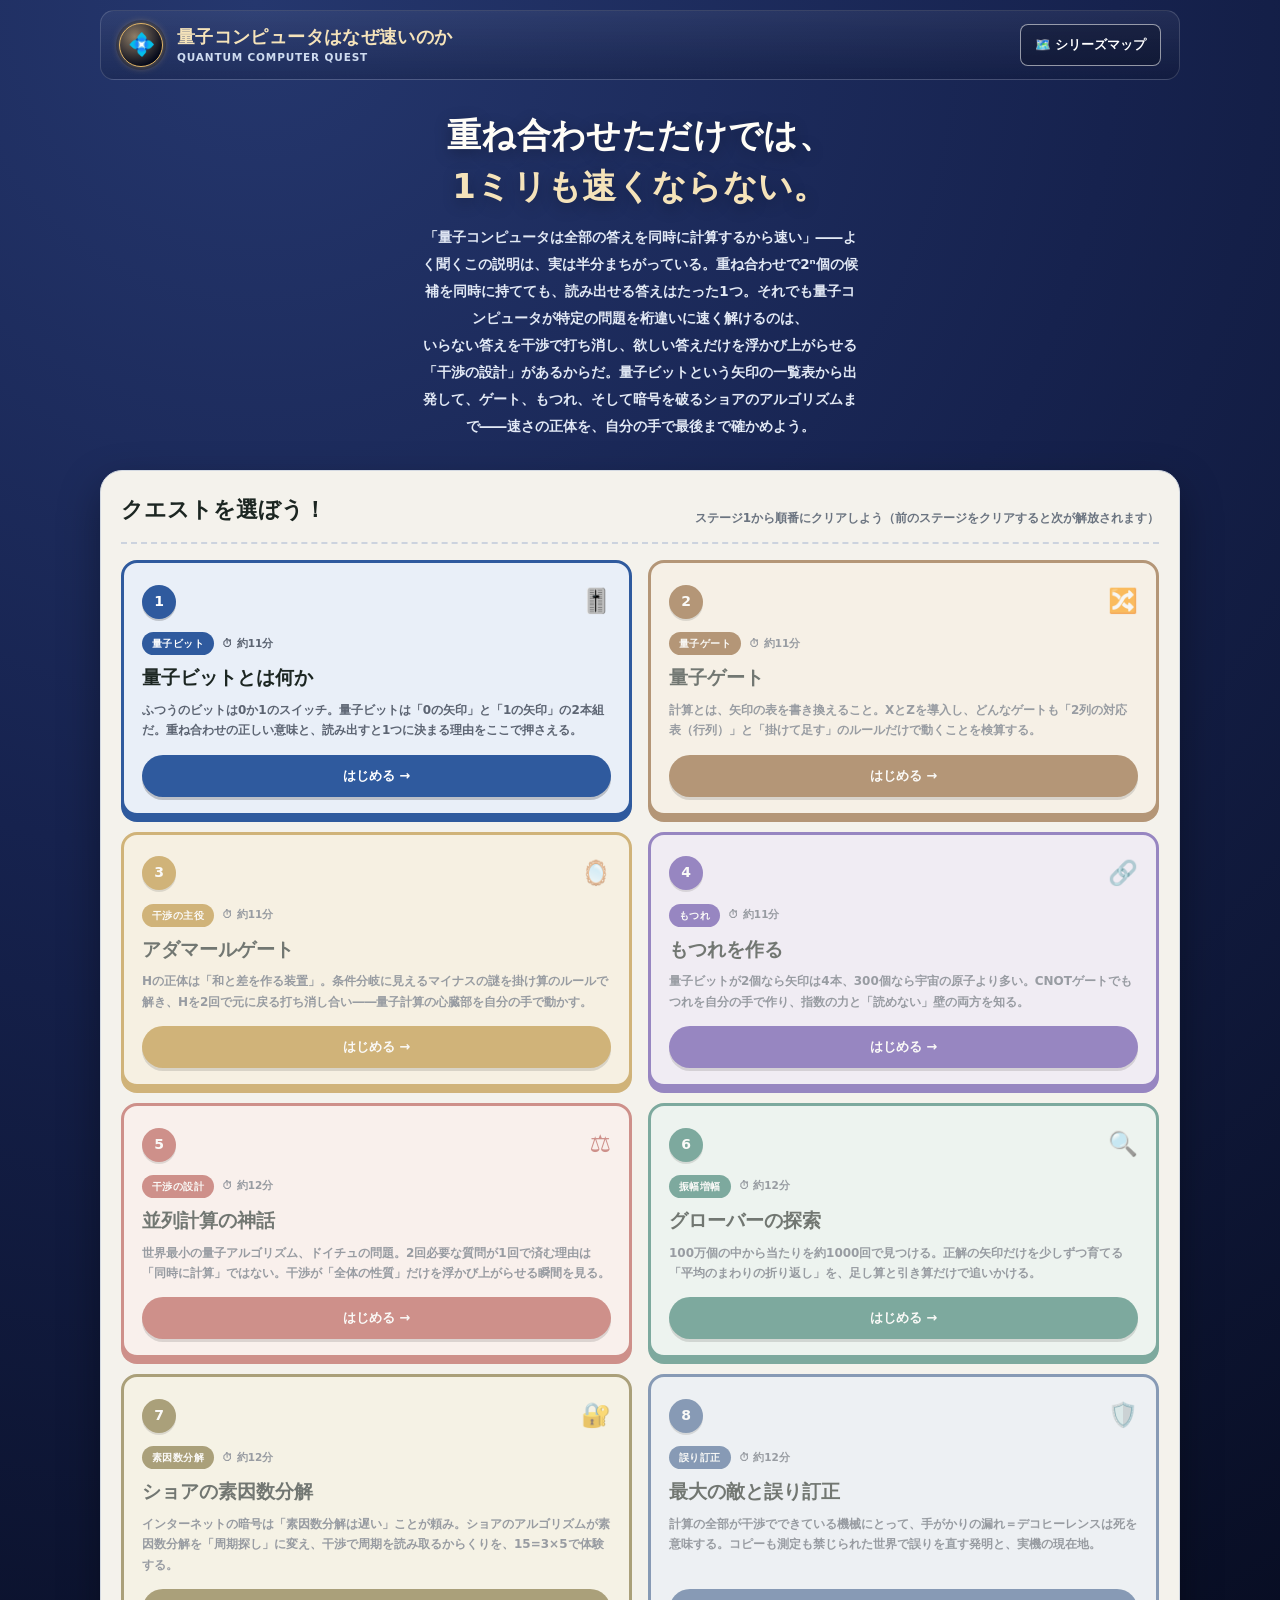
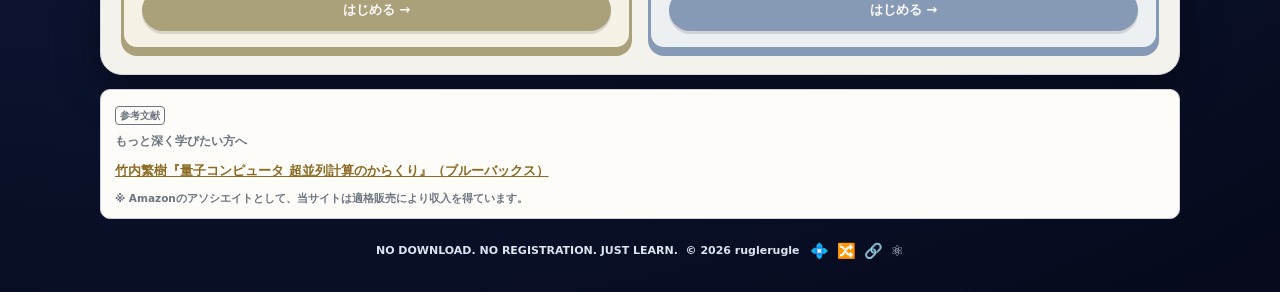
<file: index.html>
<!DOCTYPE html>
<html lang="ja">
<head>
<meta charset="UTF-8">
<meta name="viewport" content="width=device-width, initial-scale=1.0">
<meta name="theme-color" content="#16224e">
<!-- Google tag (gtag.js) -->
<script async src="https://www.googletagmanager.com/gtag/js?id=G-9RTQCP2HXM"></script>
<script>
  window.dataLayer = window.dataLayer || [];
  function gtag(){dataLayer.push(arguments);}
  gtag('js', new Date());
  gtag('config', 'G-9RTQCP2HXM');
</script>
<title>量子コンピュータはなぜ速いのか ― 仕組みを中身から理解する 全8ステージの無料学習ゲーム</title>
<meta name="description" content="「量子コンピュータは全部の答えを同時に計算するから速い」――その説明は半分まちがい。量子ビット・量子ゲート・もつれ・ドイチュのアルゴリズム・グローバーの探索・ショアの素因数分解・誤り訂正まで、速さの正体＝干渉の設計を自分の手で確かめる全8ステージの無料学習サイト。ねこ博士とうさ美が案内します。">
<link rel="canonical" href="https://quantum-mechanics.habatakijuku.com/quantum-computer/">
<meta property="og:type" content="website">
<meta property="og:site_name" content="量子コンピュータはなぜ速いのか">
<meta property="og:locale" content="ja_JP">
<meta property="og:title" content="量子コンピュータはなぜ速いのか ― 仕組みを中身から理解する">
<meta property="og:description" content="重ね合わせただけでは速くならない。速さの正体＝干渉の設計を、量子ビットからショアの素因数分解まで自分の手で確かめる全8ステージ。">
<meta property="og:url" content="https://quantum-mechanics.habatakijuku.com/quantum-computer/">
<meta property="og:image" content="https://quantum-mechanics.habatakijuku.com/quantum-computer/images/ogp.png">
<meta property="og:image:width" content="1200">
<meta property="og:image:height" content="630">
<meta name="twitter:card" content="summary_large_image">
<link rel="icon" type="image/png" href="images/favicon.png">
<link rel="stylesheet" href="design-system.css">
<script type="application/ld+json">
{
  "@context": "https://schema.org",
  "@type": "LearningResource",
  "name": "量子コンピュータはなぜ速いのか ― 仕組みを中身から理解する",
  "alternateName": "QUANTUM COMPUTER QUEST",
  "description": "量子コンピュータの速さの正体を、量子ビット（矢印の一覧表）・量子ゲート・もつれ・ドイチュのアルゴリズム・グローバーの探索・ショアの素因数分解・デコヒーレンスと誤り訂正まで、論理の飛躍なく導く学習サイト。全8ステージ。",
  "url": "https://quantum-mechanics.habatakijuku.com/quantum-computer/",
  "inLanguage": "ja",
  "learningResourceType": "learning activity",
  "educationalLevel": "中学生以上",
  "teaches": "量子計算（量子ビット・重ね合わせ・量子ゲート・もつれ・量子アルゴリズム・グローバー探索・ショアの素因数分解・量子誤り訂正）",
  "isAccessibleForFree": true,
  "author": { "@type": "Person", "name": "ruglerugle" }
}
</script>
</head>
<body>
<div class="shell">
  <nav class="topbar" aria-label="サイト情報">
    <span class="brand-badge" aria-hidden="true">💠</span>
    <span class="brand-copy">
      <strong>量子コンピュータはなぜ速いのか</strong>
      <small>QUANTUM COMPUTER QUEST</small>
    </span>
    <a class="head-reset" style="margin-left:auto" href="https://quantum-mechanics.habatakijuku.com/" title="量子力学、冒険の書（シリーズマップ）へ">🗺️ シリーズマップ</a>
  </nav>

  <header class="hero">
    <div class="hero-copy">
      <h1><span class="line">重ね合わせただけでは、</span><span class="line accent">1ミリも速くならない。</span></h1>
      <p>「量子コンピュータは全部の答えを同時に計算するから速い」――よく聞くこの説明は、実は半分まちがっている。重ね合わせで2ⁿ個の候補を同時に持てても、読み出せる答えはたった1つ。それでも量子コンピュータが特定の問題を桁違いに速く解けるのは、<span class="nowrap">いらない答えを干渉で打ち消し、</span><span class="nowrap">欲しい答えだけを浮かび上がらせる</span>「干渉の設計」があるからだ。量子ビットという矢印の一覧表から出発して、ゲート、もつれ、そして暗号を破るショアのアルゴリズムまで――速さの正体を、自分の手で最後まで確かめよう。</p>
    </div>
  </header>

  <main>
    <section class="board" aria-labelledby="quest-heading">
      <div class="board-head">
        <div><h2 id="quest-heading">クエストを選ぼう！</h2></div>
        <p>ステージ1から順番にクリアしよう（前のステージをクリアすると次が解放されます）</p>
      </div>

      <div class="quest-grid">
        <a class="quest-card" href="stage1.html" data-stage="1" style="--accent:#2f5a9e;--accent-bg:#e9eff8">
          <div class="q-top"><span class="q-num">1</span><span class="q-suit" aria-hidden="true">🎚️</span></div>
          <div class="q-meta"><span class="q-tag">量子ビット</span><span class="q-time">⏱ 約11分</span></div>
          <div class="q-title">量子ビットとは何か</div>
          <p class="q-desc">ふつうのビットは0か1のスイッチ。量子ビットは「0の矢印」と「1の矢印」の2本組だ。重ね合わせの正しい意味と、読み出すと1つに決まる理由をここで押さえる。</p>
          <span class="q-cta">はじめる →</span>
        </a>

        <a class="quest-card" href="stage2.html" data-stage="2" style="--accent:#8a5a2a;--accent-bg:#f8f0e3">
          <div class="q-top"><span class="q-num">2</span><span class="q-suit" aria-hidden="true">🔀</span></div>
          <div class="q-meta"><span class="q-tag">量子ゲート</span><span class="q-time">⏱ 約11分</span></div>
          <div class="q-title">量子ゲート</div>
          <p class="q-desc">計算とは、矢印の表を書き換えること。XとZを導入し、どんなゲートも「2列の対応表（行列）」と「掛けて足す」のルールだけで動くことを検算する。</p>
          <span class="q-cta">はじめる →</span>
        </a>

        <a class="quest-card" href="stage3.html" data-stage="3" style="--accent:#b98a2e;--accent-bg:#f8f0dc">
          <div class="q-top"><span class="q-num">3</span><span class="q-suit" aria-hidden="true">🪞</span></div>
          <div class="q-meta"><span class="q-tag">干渉の主役</span><span class="q-time">⏱ 約11分</span></div>
          <div class="q-title">アダマールゲート</div>
          <p class="q-desc">Hの正体は「和と差を作る装置」。条件分岐に見えるマイナスの謎を掛け算のルールで解き、Hを2回で元に戻る打ち消し合い――量子計算の心臓部を自分の手で動かす。</p>
          <span class="q-cta">はじめる →</span>
        </a>


        <a class="quest-card" href="stage4.html" data-stage="4" style="--accent:#5b3fa6;--accent-bg:#efe9f9">
          <div class="q-top"><span class="q-num">4</span><span class="q-suit" aria-hidden="true">🔗</span></div>
          <div class="q-meta"><span class="q-tag">もつれ</span><span class="q-time">⏱ 約11分</span></div>
          <div class="q-title">もつれを作る</div>
          <p class="q-desc">量子ビットが2個なら矢印は4本、300個なら宇宙の原子より多い。CNOTゲートでもつれを自分の手で作り、指数の力と「読めない」壁の両方を知る。</p>
          <span class="q-cta">はじめる →</span>
        </a>

        <a class="quest-card" href="stage5.html" data-stage="5" style="--accent:#b5504a;--accent-bg:#fdefed">
          <div class="q-top"><span class="q-num">5</span><span class="q-suit" aria-hidden="true">⚖️</span></div>
          <div class="q-meta"><span class="q-tag">干渉の設計</span><span class="q-time">⏱ 約12分</span></div>
          <div class="q-title">並列計算の神話</div>
          <p class="q-desc">世界最小の量子アルゴリズム、ドイチュの問題。2回必要な質問が1回で済む理由は「同時に計算」ではない。干渉が「全体の性質」だけを浮かび上がらせる瞬間を見る。</p>
          <span class="q-cta">はじめる →</span>
        </a>

        <a class="quest-card" href="stage6.html" data-stage="6" style="--accent:#2f7a6b;--accent-bg:#e9f5f1">
          <div class="q-top"><span class="q-num">6</span><span class="q-suit" aria-hidden="true">🔍</span></div>
          <div class="q-meta"><span class="q-tag">振幅増幅</span><span class="q-time">⏱ 約12分</span></div>
          <div class="q-title">グローバーの探索</div>
          <p class="q-desc">100万個の中から当たりを約1000回で見つける。正解の矢印だけを少しずつ育てる「平均のまわりの折り返し」を、足し算と引き算だけで追いかける。</p>
          <span class="q-cta">はじめる →</span>
        </a>

        <a class="quest-card" href="stage7.html" data-stage="7" style="--accent:#7a6a2f;--accent-bg:#f7f3e2">
          <div class="q-top"><span class="q-num">7</span><span class="q-suit" aria-hidden="true">🔐</span></div>
          <div class="q-meta"><span class="q-tag">素因数分解</span><span class="q-time">⏱ 約12分</span></div>
          <div class="q-title">ショアの素因数分解</div>
          <p class="q-desc">インターネットの暗号は「素因数分解は遅い」ことが頼み。ショアのアルゴリズムが素因数分解を「周期探し」に変え、干渉で周期を読み取るからくりを、15=3×5で体験する。</p>
          <span class="q-cta">はじめる →</span>
        </a>

        <a class="quest-card" href="stage8.html" data-stage="8" style="--accent:#3f6191;--accent-bg:#eaf0f8">
          <div class="q-top"><span class="q-num">8</span><span class="q-suit" aria-hidden="true">🛡️</span></div>
          <div class="q-meta"><span class="q-tag">誤り訂正</span><span class="q-time">⏱ 約12分</span></div>
          <div class="q-title">最大の敵と誤り訂正</div>
          <p class="q-desc">計算の全部が干渉でできている機械にとって、手がかりの漏れ＝デコヒーレンスは死を意味する。コピーも測定も禁じられた世界で誤りを直す発明と、実機の現在地。</p>
          <span class="q-cta">はじめる →</span>
        </a>

      </div>
    </section>

    <div id="book-recommend"></div>
  </main>

  <footer>
    <p>NO DOWNLOAD. NO REGISTRATION. JUST LEARN. &nbsp;© <span id="year"></span> ruglerugle</p>
    <div class="footer-suits" aria-hidden="true"><span>💠</span><span>🔀</span><span>🔗</span><span>⚛</span></div>
  </footer>
</div>

<script>
  document.getElementById("year").textContent = new Date().getFullYear();
</script>
<script src="js/progress.js"></script>
<script>QC.initCoverPage();</script>
<script src="https://my.habatakijuku.com/sync.js" defer></script>
</body>
</html>
</file>
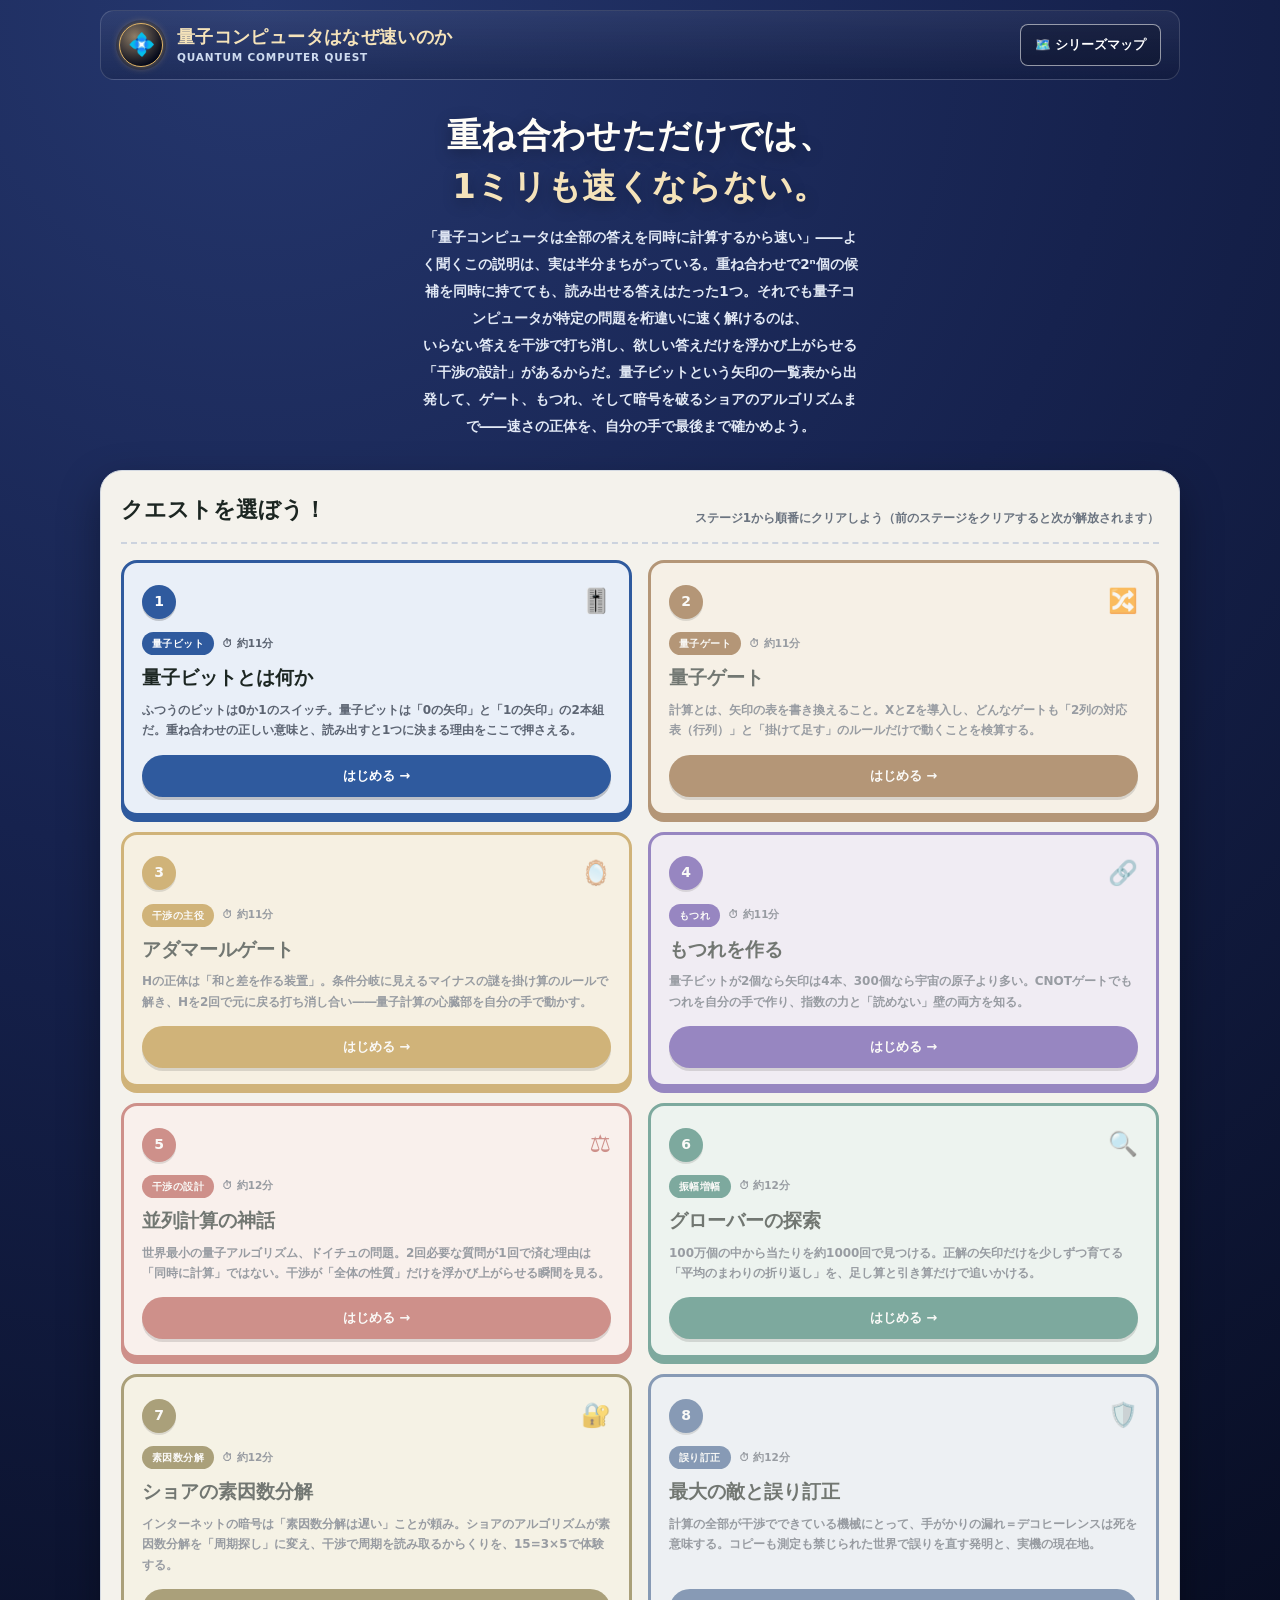
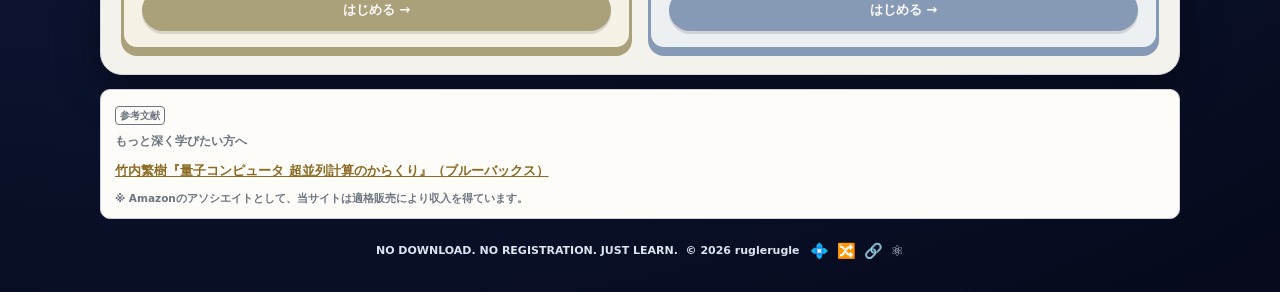
<file: complete.html>
<!DOCTYPE html>
<html lang="ja">
<head>
<meta charset="UTF-8">
<meta name="viewport" content="width=device-width, initial-scale=1.0">
<meta name="theme-color" content="#16224e">
<!-- Google tag (gtag.js) -->
<script async src="https://www.googletagmanager.com/gtag/js?id=G-9RTQCP2HXM"></script>
<script>
  window.dataLayer = window.dataLayer || [];
  function gtag(){dataLayer.push(arguments);}
  gtag('js', new Date());
  gtag('config', 'G-9RTQCP2HXM');
</script>
<title>全ステージクリア ― 量子コンピュータはなぜ速いのか</title>
<meta name="description" content="量子コンピュータはなぜ速いのか、全8ステージクリアおめでとう。ここまでの旅を振り返ろう。">
<meta name="robots" content="noindex">
<link rel="canonical" href="https://quantum-mechanics.habatakijuku.com/quantum-computer/complete">
<meta property="og:type" content="website">
<meta property="og:site_name" content="量子コンピュータはなぜ速いのか">
<meta property="og:locale" content="ja_JP">
<meta property="og:title" content="全ステージクリア ― 量子コンピュータはなぜ速いのか">
<meta property="og:description" content="全8ステージクリアおめでとう。旅を振り返ろう。">
<meta property="og:url" content="https://quantum-mechanics.habatakijuku.com/quantum-computer/complete">
<meta property="og:image" content="https://quantum-mechanics.habatakijuku.com/quantum-computer/images/ogp.png">
<meta property="og:image:width" content="1200">
<meta property="og:image:height" content="630">
<meta name="twitter:card" content="summary_large_image">
<link rel="icon" type="image/png" href="images/favicon.png">
<link rel="stylesheet" href="design-system.css">
</head>
<body>
<div class="shell">
  <nav class="topbar" aria-label="サイト情報">
    <span class="brand-badge" aria-hidden="true">💠</span>
    <span class="brand-copy">
      <strong>量子コンピュータはなぜ速いのか</strong>
      <small>QUANTUM COMPUTER QUEST</small>
    </span>
    <a class="head-reset" style="margin-left:auto" href="https://quantum-mechanics.habatakijuku.com/" title="量子力学、冒険の書（シリーズマップ）へ">🗺️ シリーズマップ</a>
  </nav>

  <header class="hero">
    <div class="hero-copy">
      <h1><span class="line">速さの正体、解明完了 ∎</span></h1>
      <p>「全部の答えを同時に計算するから速い」という説明の、どこが正しくてどこが足りないのか――きみはもう、中身から語れる。矢印の一覧表から出発して、ゲート、もつれ、ドイチュ、グローバー、ショア、そして誤り訂正まで。使った道具は最後までたった1つ、<span class="nowrap">「区別がつかない道筋は、矢印を足してから2乗する」</span>だけだった。旅の記録で振り返ろう。</p>
    </div>
  </header>

  <main>
    <section class="board" aria-labelledby="recap-heading">
      <div class="board-head">
        <div><h2 id="recap-heading">ここまでの旅を振り返ろう</h2></div>
        <p>全8ステージ、おつかれさま</p>
      </div>

      <div class="recap-list">
        <div class="recap-item">
          <div class="recap-num">1</div>
          <div class="recap-body">
            <div class="recap-title">量子ビットとは何か</div>
            <div class="recap-desc">状態は「0の矢印と1の矢印の一覧表」。確率は長さの2乗、合計は1。読み出せば1つだけ出て状態はそれに変わる。そして向きの違いも、れっきとした状態の違いだった。</div>
          </div>
        </div>
        <div class="recap-item">
          <div class="recap-num">2</div>
          <div class="recap-body">
            <div class="recap-title">量子ゲート</div>
            <div class="recap-desc">計算とは表の書き換え。長さの合計を保つ回転（ユニタリ）だけが許され、だからすべて可逆。どんなゲートも「2列の対応表（行列）」で完全に決まり、当て方は「掛けて足す」の1つだけ。</div>
          </div>
        </div>
        <div class="recap-item">
          <div class="recap-num">3</div>
          <div class="recap-body">
            <div class="recap-title">アダマールゲート</div>
            <div class="recap-desc">Hの正体は和と差を作る装置で、マイナスは差の式の引き算（条件分岐ではない）。Hを2回で元に戻るのは、いらない行の矢印が打ち消し合うから――確率だけの世界には作れない、量子計算の心臓部。</div>
          </div>
        </div>
        <div class="recap-item">
          <div class="recap-num">4</div>
          <div class="recap-body">
            <div class="recap-title">もつれを作る</div>
            <div class="recap-desc">n量子ビットで表は2ⁿ行、300個で宇宙の原子より多い。でも読み出せるのは1つだけ。H と CNOT の2手でベル状態を作り、「掛け算では書けない」ことを背理法で確かめた。</div>
          </div>
        </div>
        <div class="recap-item">
          <div class="recap-num">5</div>
          <div class="recap-body">
            <div class="recap-title">並列計算の神話</div>
            <div class="recap-desc">ドイチュの問題を1回の質問で解いた。決定的だったのは重ね合わせではなく最後のアダマール――いらない答えを必ずゼロにする干渉の設計。位相キックバックという跳ね返しの技も手に入れた。</div>
          </div>
        </div>
        <div class="recap-item">
          <div class="recap-num">6</div>
          <div class="recap-body">
            <div class="recap-title">グローバーの探索</div>
            <div class="recap-desc">当たりを反転して目印を付け、平均のまわりで折り返す。この2手を約0.785×√N 回で正解が育つ。ただし2次加速どまりで、それが限界だと証明されていることまで見届けた。</div>
          </div>
        </div>
        <div class="recap-item">
          <div class="recap-num">7</div>
          <div class="recap-body">
            <div class="recap-title">ショアの素因数分解</div>
            <div class="recap-desc">素因数分解は「余りのくり返しの周期を探す問題」に化ける。15＝3×5 を自分の手で解き、周期と共鳴する干渉＝量子フーリエ変換が指数加速を生むことを確かめた。耐量子暗号への移行も進行中。</div>
          </div>
        </div>
        <div class="recap-item">
          <div class="recap-num">8</div>
          <div class="recap-body">
            <div class="recap-title">最大の敵と誤り訂正</div>
            <div class="recap-desc">干渉でできた機械にとって手がかりの漏れは死。コピーも測定も禁じられた中で、「隣どうしが同じか違うか」だけを診るシンドローム測定が突破口になった。閾値定理と、実機の現在地まで。</div>
          </div>
        </div>
      </div>

      <div class="formula-box">
        <span class="step">【旅の結論 ― 量子コンピュータはなぜ速いのか】</span>
        <span class="step">・状態＝<strong>答え候補ごとの矢印の一覧表</strong>／計算＝<strong>表の書き換え</strong>／読み出し＝<strong>1つだけ</strong></span>
        <span class="step">・速さの正体は「同時に計算するから」ではなく、<strong>いらない候補の矢印を打ち消し、欲しい候補を強め合わせる干渉の設計</strong></span>
        <span class="step">・その設計が指数的に効くのは、問題に<strong>構造がある</strong>とき（ショアの周期）。構造がなければ<span class="nw">グローバーの2次加速が限界</span></span>
        <span class="step">・干渉は最大の武器であり、最大の弱点でもある（<strong>デコヒーレンス</strong>）。誤り訂正は「中身を覗かず症状だけ診る」ことで成立している</span>
        <span class="step">・最有力の応用は暗号解読ではなく<strong>分子・材料のシミュレーション</strong>。量子の振る舞いを量子で真似る</span>
      </div>

      <div class="board-head" style="margin-top:30px">
        <div><h2 id="next-heading">次の旅へ</h2></div>
        <p>この旅で使い続けた道具が、実物のチップの上でどう実現されているのか――今度は「作る」側から見てみよう</p>
      </div>
      <div class="complete-actions">
        <a class="btn btn-primary" href="https://quantum-mechanics.habatakijuku.com/quantum-hardware/">続編: 量子コンピューターの仕組み(ハード) →</a>
        <a class="btn" href="https://quantum-mechanics.habatakijuku.com/">🗺 シリーズ全体の地図を見る</a>
      </div>

      <div class="complete-actions">
        <a class="btn" href="index.html">トップに戻る</a>
        <button class="btn" id="btn-reset-all">🔄 最初からやり直す</button>
      </div>
    </section>

    <div id="book-recommend"></div>
  </main>

  <footer>
    <p>NO DOWNLOAD. NO REGISTRATION. JUST LEARN. &nbsp;© <span id="year"></span> ruglerugle</p>
    <div class="footer-suits" aria-hidden="true"><span>💠</span><span>🔀</span><span>🔗</span><span>⚛</span></div>
  </footer>
</div>

<script>
  document.getElementById("year").textContent = new Date().getFullYear();
</script>
<script src="js/progress.js"></script>
<script>QC.initCompletePage();</script>
<script src="https://my.habatakijuku.com/sync.js" defer></script>
</body>
</html>
</file>
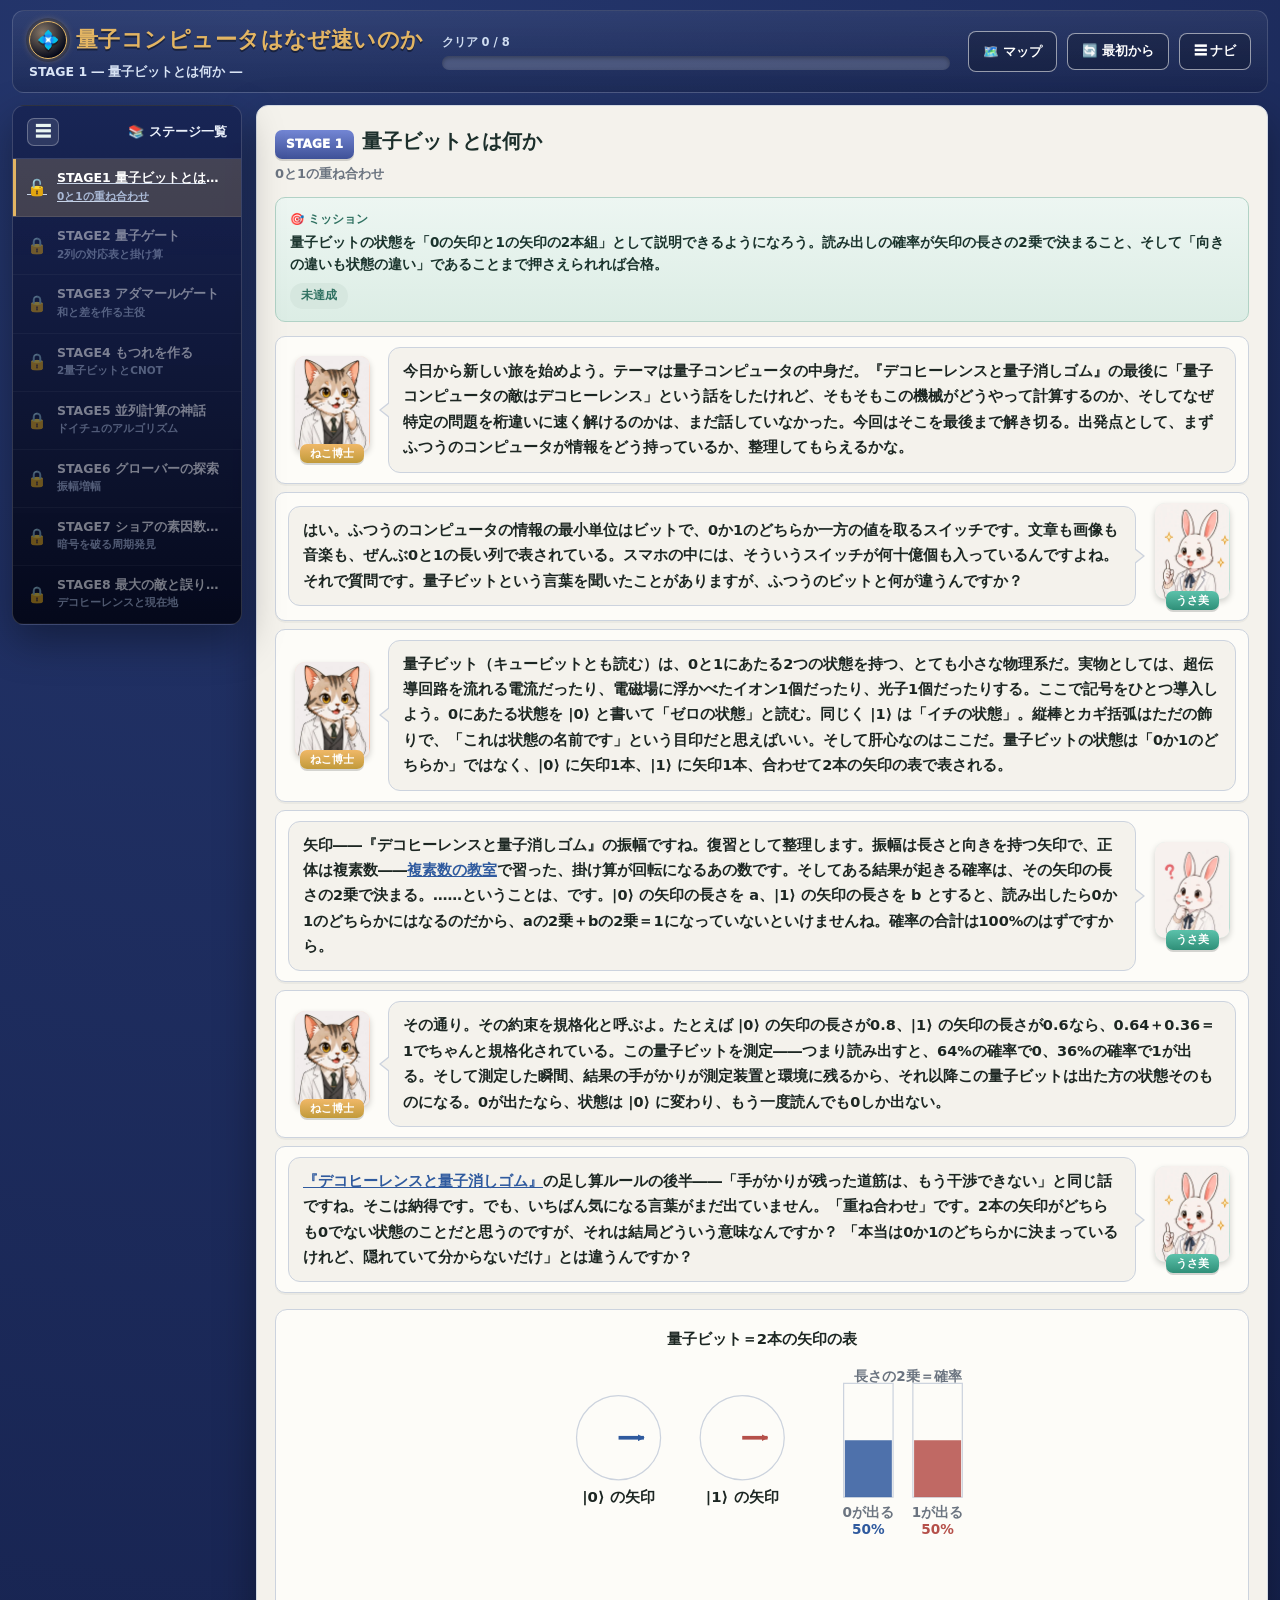
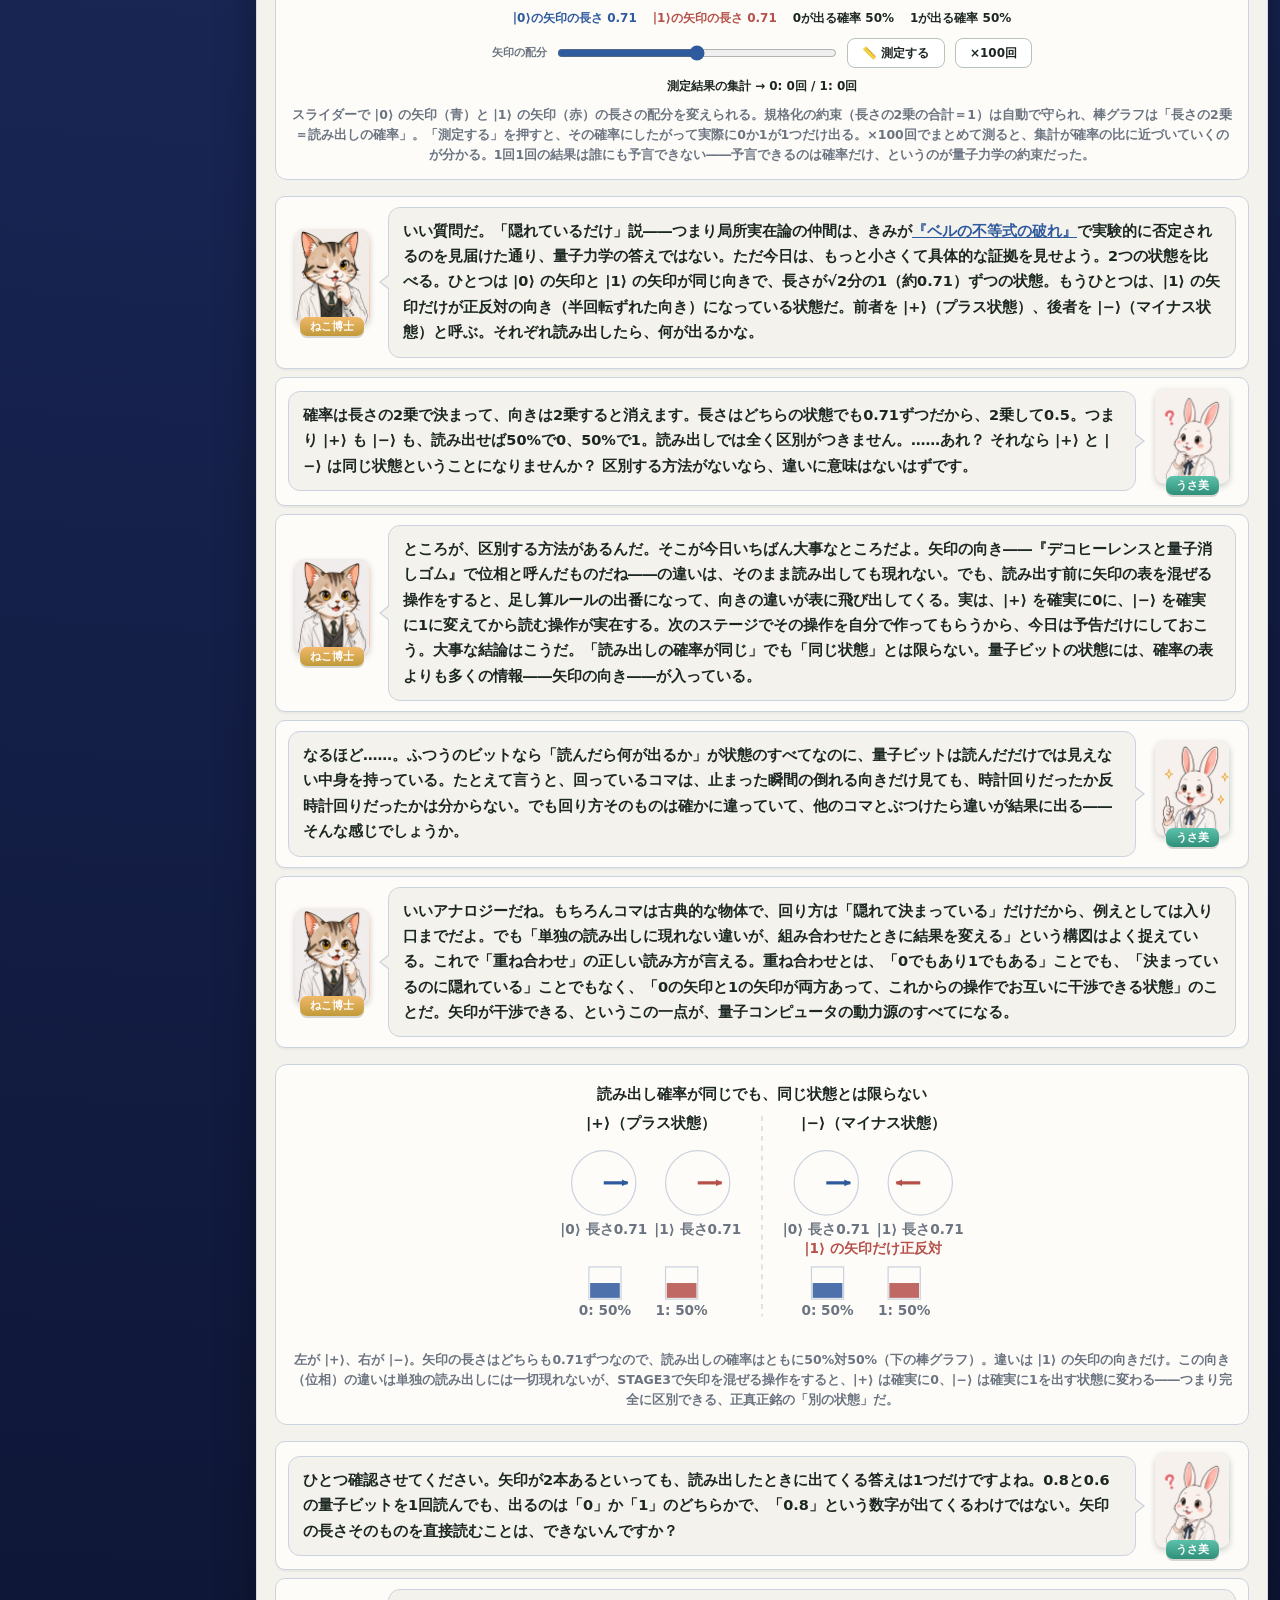
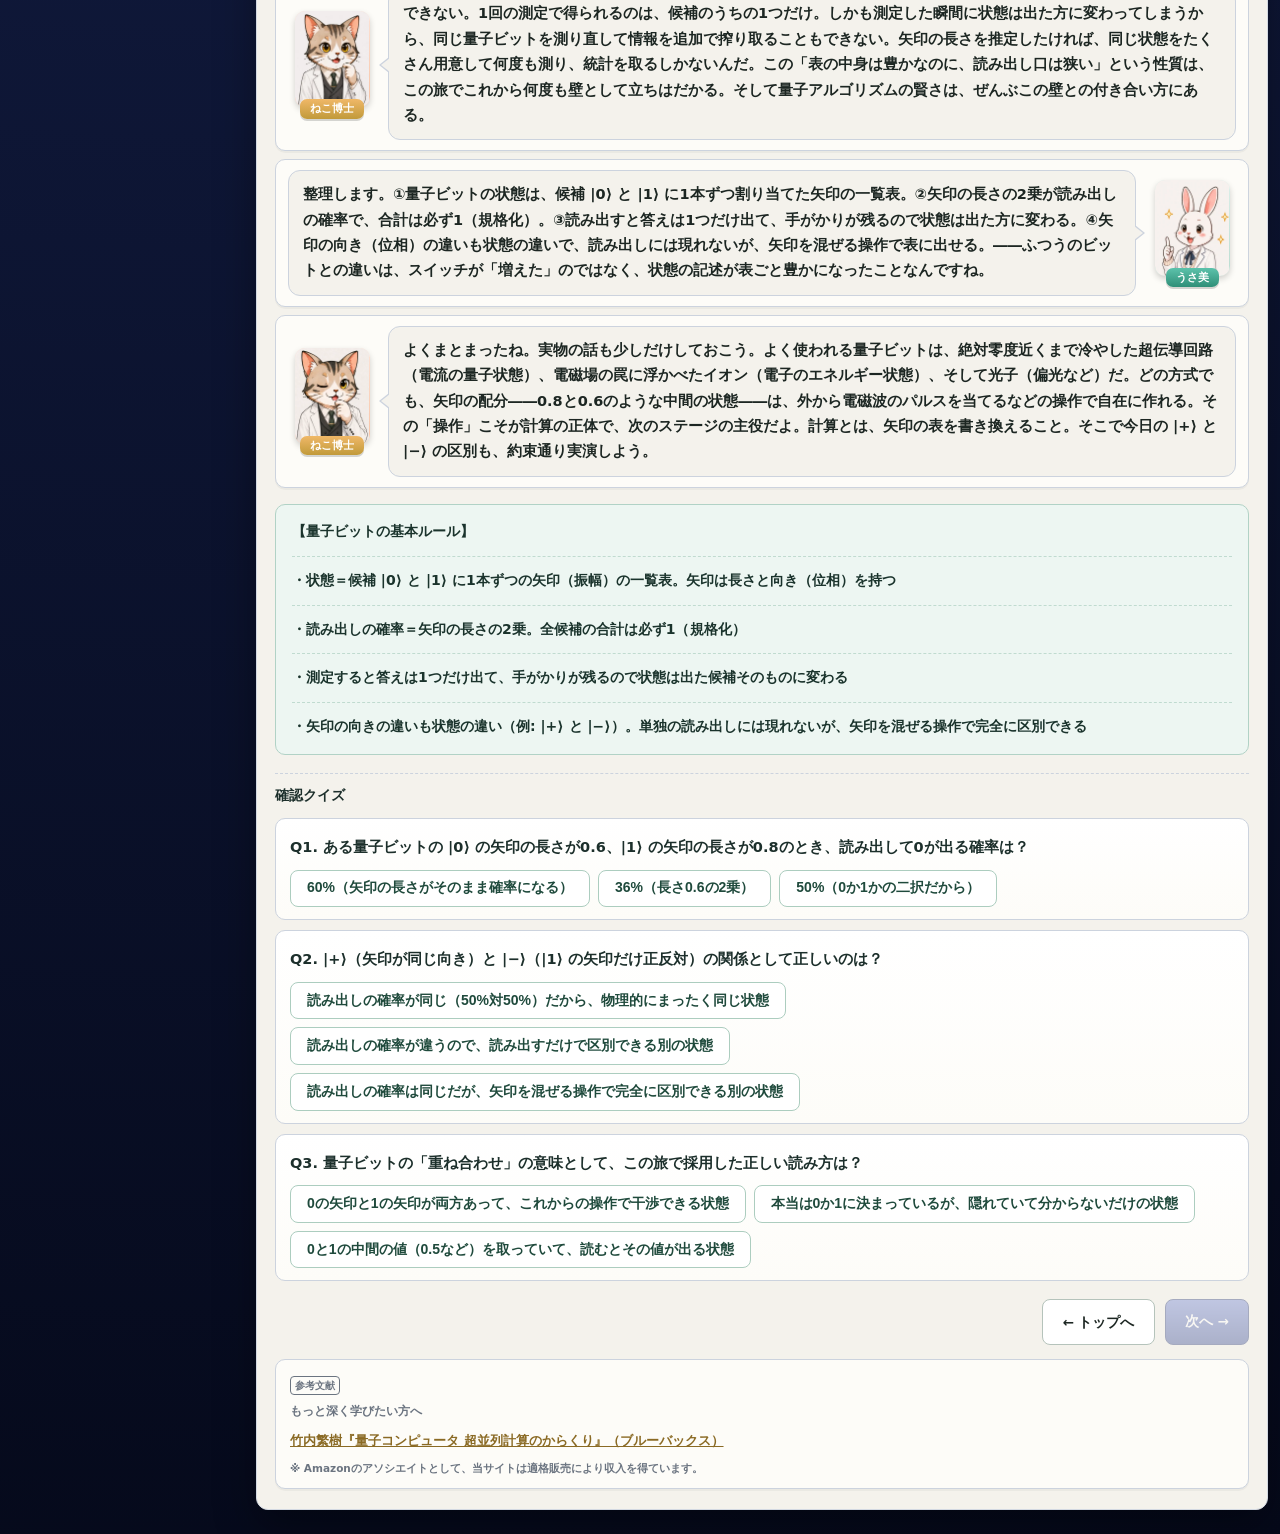
<file: stage1.html>
<!DOCTYPE html>
<html lang="ja">
<head>
<meta charset="UTF-8">
<meta name="viewport" content="width=device-width, initial-scale=1.0">
<meta name="theme-color" content="#16224e">
<!-- Google tag (gtag.js) -->
<script async src="https://www.googletagmanager.com/gtag/js?id=G-9RTQCP2HXM"></script>
<script>
  window.dataLayer = window.dataLayer || [];
  function gtag(){dataLayer.push(arguments);}
  gtag('js', new Date());
  gtag('config', 'G-9RTQCP2HXM');
</script>
<title>STAGE1 量子ビットとは何か ― 量子コンピュータはなぜ速いのか</title>
<meta name="description" content="ふつうのビットは0か1のスイッチ。量子ビットは「0の矢印」と「1の矢印」の2本組で表される。重ね合わせの正しい意味、読み出しの確率が矢印の長さの2乗になること、そして向き（位相）の違いも状態の違いであることを、優秀な中学生うさ美と一緒に導く。">
<link rel="canonical" href="https://quantum-mechanics.habatakijuku.com/quantum-computer/stage1">
<meta property="og:type" content="article">
<meta property="og:site_name" content="量子コンピュータはなぜ速いのか">
<meta property="og:locale" content="ja_JP">
<meta property="og:title" content="STAGE1 量子ビットとは何か ― 量子コンピュータはなぜ速いのか">
<meta property="og:description" content="量子ビットは「0の矢印」と「1の矢印」の2本組。重ね合わせの正しい意味をここで押さえる。">
<meta property="og:url" content="https://quantum-mechanics.habatakijuku.com/quantum-computer/stage1">
<meta property="og:image" content="https://quantum-mechanics.habatakijuku.com/quantum-computer/images/ogp.png">
<meta property="og:image:width" content="1200">
<meta property="og:image:height" content="630">
<meta name="twitter:card" content="summary_large_image">
<link rel="icon" type="image/png" href="images/favicon.png">
<link rel="stylesheet" href="design-system.css">
<style>
  .qc-svg .label{fill:var(--muted);font-size:11px;font-weight:700}
  .qc-svg .strong{fill:var(--ink);font-size:12px;font-weight:900}
  .qc-svg .accent{fill:#2f5a9e;font-size:11px;font-weight:900}
  .anim-ctrl{display:flex;align-items:center;gap:10px;justify-content:center;margin-top:10px;flex-wrap:wrap}
  .anim-ctrl input[type=range]{flex:1;max-width:280px;min-width:140px;accent-color:#2f5a9e}
  .anim-ctrl .btn{padding:.35rem .9rem;font-size:12px}
  .anim-ctrl .ctrl-label{font-size:11px;color:var(--muted);font-weight:700}
  .readout{display:flex;flex-wrap:wrap;gap:4px 16px;justify-content:center;margin-top:8px;font-size:12px;font-weight:700;color:var(--ink)}
  .readout b{font-weight:900;font-variant-numeric:tabular-nums;color:inherit}
</style>
</head>
<body>
<div class="app-shell side-collapsed" id="app-shell">
  <header class="game-header">
    <div class="brand">
      <div class="brand-title"><a class="head-reset home-badge" href="index.html" title="トップへ" aria-label="トップへ">💠</a> <span>量子コンピュータはなぜ速いのか</span></div>
      <div class="brand-sub">STAGE 1 ― 量子ビットとは何か ―</div>
    </div>
    <div class="head-progress-wrap">
      <div class="head-progress-label" id="progress-label">クリア 0 / 8</div>
      <div class="head-progress" role="progressbar" aria-label="クリア済みステージ数" aria-valuemin="0" aria-valuemax="8" aria-valuenow="0"><div class="head-progress-fill" id="progress-fill" style="width:0%"></div></div>
    </div>
    <div class="header-actions">
      <a class="head-reset" href="https://quantum-mechanics.habatakijuku.com/" title="量子力学、冒険の書（シリーズマップ）へ">🗺️ マップ</a>
      <button class="head-reset" id="btn-reset-all">🔄 最初から</button>
      <button class="head-reset" id="head-nav-toggle" title="ステージ一覧の表示切替">☰ ナビ</button>
    </div>
  </header>

  <div class="game-layout">
    <div class="side-backdrop" id="side-backdrop"></div>
    <aside class="side-panel">
      <div class="side-head">
        <button class="side-toggle" id="sidebar-toggle" title="ステージ一覧の表示切替" aria-label="ステージ一覧の表示切替">☰</button>
        <span class="side-head-text">📚 ステージ一覧</span>
      </div>
      <div class="side-list" id="side-list"></div>
    </aside>

    <main class="main-area">
      <div class="chapter-head">
        <span class="chapter-badge">STAGE 1</span><h1 class="chapter-title">量子ビットとは何か</h1>
        <div class="chapter-sub">0と1の重ね合わせ</div>
      </div>

      <div class="mission-box">
        <div class="mission-label">🎯 ミッション</div>
        <div class="mission-text">量子ビットの状態を「0の矢印と1の矢印の2本組」として説明できるようになろう。読み出しの確率が矢印の長さの2乗で決まること、そして「向きの違いも状態の違い」であることまで押さえられれば合格。</div>
        <span class="mission-status" id="mission-status">未達成</span>
      </div>

      <div class="dialogue-scene">
        <div class="dialog-row">
          <div class="dialog-character">
            <div class="dialog-avatar mentor"><img src="images/cat.webp" width="300" height="386" alt=""></div>
            <div class="dialog-name mentor">ねこ博士</div>
          </div>
          <div class="dialog-bubble">今日から新しい旅を始めよう。テーマは<strong>量子コンピュータの中身</strong>だ。『デコヒーレンスと量子消しゴム』の最後に「量子コンピュータの敵はデコヒーレンス」という話をしたけれど、そもそもこの機械が<strong>どうやって計算するのか</strong>、そして<strong>なぜ特定の問題を桁違いに速く解けるのか</strong>は、まだ話していなかった。今回はそこを最後まで解き切る。出発点として、まずふつうのコンピュータが情報をどう持っているか、整理してもらえるかな。</div>
        </div>
        <div class="dialog-row right">
          <div class="dialog-character">
            <div class="dialog-avatar student"><img src="images/rabbit.webp" width="300" height="386" alt=""></div>
            <div class="dialog-name student">うさ美</div>
          </div>
          <div class="dialog-bubble">はい。ふつうのコンピュータの情報の最小単位は<strong>ビット</strong>で、0か1のどちらか一方の値を取るスイッチです。文章も画像も音楽も、ぜんぶ0と1の長い列で表されている。スマホの中には、そういうスイッチが何十億個も入っているんですよね。それで質問です。<strong>量子ビット</strong>という言葉を聞いたことがありますが、ふつうのビットと何が違うんですか？</div>
        </div>
        <div class="dialog-row">
          <div class="dialog-character">
            <div class="dialog-avatar mentor"><img src="images/cat.webp" width="300" height="386" alt=""></div>
            <div class="dialog-name mentor">ねこ博士</div>
          </div>
          <div class="dialog-bubble">量子ビット（キュービットとも読む）は、0と1にあたる2つの状態を持つ、<strong>とても小さな物理系</strong>だ。実物としては、超伝導回路を流れる電流だったり、電磁場に浮かべたイオン1個だったり、光子1個だったりする。ここで記号をひとつ導入しよう。0にあたる状態を <strong>|0⟩</strong> と書いて「ゼロの状態」と読む。同じく |1⟩ は「イチの状態」。縦棒とカギ括弧はただの飾りで、「これは状態の名前です」という目印だと思えばいい。そして肝心なのはここだ。量子ビットの状態は「0か1のどちらか」ではなく、<strong>|0⟩ に矢印1本、|1⟩ に矢印1本、合わせて2本の矢印の表</strong>で表される。</div>
        </div>
        <div class="dialog-row right">
          <div class="dialog-character">
            <div class="dialog-avatar student"><img src="images/rabbitThink.webp" width="300" height="386" alt=""></div>
            <div class="dialog-name student">うさ美</div>
          </div>
          <div class="dialog-bubble">矢印――『デコヒーレンスと量子消しゴム』の<strong>振幅</strong>ですね。復習として整理します。振幅は長さと向きを持つ矢印で、正体は複素数――<a href="https://complex-number.habatakijuku.com/" target="_blank" rel="noopener" style="color:#2f5a9e;text-decoration:underline">複素数の教室</a>で習った、掛け算が回転になるあの数です。そして<strong>ある結果が起きる確率は、その矢印の長さの2乗</strong>で決まる。……ということは、です。|0⟩ の矢印の長さを a、|1⟩ の矢印の長さを b とすると、読み出したら0か1のどちらかにはなるのだから、<strong>aの2乗＋bの2乗＝1</strong>になっていないといけませんね。確率の合計は100%のはずですから。</div>
        </div>
        <div class="dialog-row">
          <div class="dialog-character">
            <div class="dialog-avatar mentor"><img src="images/cat.webp" width="300" height="386" alt=""></div>
            <div class="dialog-name mentor">ねこ博士</div>
          </div>
          <div class="dialog-bubble">その通り。その約束を<strong>規格化</strong>と呼ぶよ。たとえば |0⟩ の矢印の長さが0.8、|1⟩ の矢印の長さが0.6なら、0.64＋0.36＝1でちゃんと規格化されている。この量子ビットを<strong>測定</strong>――つまり読み出すと、<strong>64%の確率で0、36%の確率で1</strong>が出る。そして測定した瞬間、結果の手がかりが測定装置と環境に残るから、それ以降この量子ビットは<strong>出た方の状態そのもの</strong>になる。0が出たなら、状態は |0⟩ に変わり、もう一度読んでも0しか出ない。</div>
        </div>
        <div class="dialog-row right">
          <div class="dialog-character">
            <div class="dialog-avatar student"><img src="images/rabbit.webp" width="300" height="386" alt=""></div>
            <div class="dialog-name student">うさ美</div>
          </div>
          <div class="dialog-bubble"><a href="https://quantum-mechanics.habatakijuku.com/decoherence-quest/" target="_blank" rel="noopener" style="color:#2f5a9e;text-decoration:underline">『デコヒーレンスと量子消しゴム』</a>の足し算ルールの後半――「手がかりが残った道筋は、もう干渉できない」と同じ話ですね。そこは納得です。でも、いちばん気になる言葉がまだ出ていません。<strong>「重ね合わせ」</strong>です。2本の矢印がどちらも0でない状態のことだと思うのですが、それは結局どういう意味なんですか？ 「本当は0か1のどちらかに決まっているけれど、隠れていて分からないだけ」とは違うんですか？</div>
        </div>
      </div>

      <div class="diagram-box">
        <svg id="qubit-svg" class="qc-svg" viewBox="0 0 372 216" width="100%" role="img" aria-label="量子ビットの状態シミュレータ。左に|0⟩の矢印と|1⟩の矢印、中央に読み出し確率の棒グラフ。スライダーで2本の矢印の長さの配分を変え、測定ボタンで実際に0か1を読み出して回数を集計する">
          <text class="strong" x="186" y="16" text-anchor="middle">量子ビット＝2本の矢印の表</text>
          <g id="qubit-body"></g>
        </svg>
        <div class="readout">
          <span style="color:#2f5a9e">|0⟩の矢印の長さ <b id="q1-a0">0.71</b></span>
          <span style="color:#b5504a">|1⟩の矢印の長さ <b id="q1-a1">0.71</b></span>
          <span>0が出る確率 <b id="q1-p0">50%</b></span>
          <span>1が出る確率 <b id="q1-p1">50%</b></span>
        </div>
        <div class="anim-ctrl">
          <span class="ctrl-label">矢印の配分</span>
          <input type="range" id="q1-slider" min="0" max="90" step="1" value="45" aria-label="|0⟩と|1⟩の矢印の長さの配分を変える">
          <button type="button" class="btn" id="q1-measure">📏 測定する</button>
          <button type="button" class="btn" id="q1-measure100">×100回</button>
        </div>
        <div class="readout">
          <span>測定結果の集計 → 0: <b id="q1-c0">0</b>回 / 1: <b id="q1-c1">0</b>回 <b id="q1-last"></b></span>
        </div>
        <div class="diagram-caption">スライダーで |0⟩ の矢印（青）と |1⟩ の矢印（赤）の長さの配分を変えられる。規格化の約束（長さの2乗の合計＝1）は自動で守られ、棒グラフは「長さの2乗＝読み出しの確率」。「測定する」を押すと、その確率にしたがって実際に0か1が1つだけ出る。×100回でまとめて測ると、集計が確率の比に近づいていくのが分かる。1回1回の結果は誰にも予言できない――予言できるのは確率だけ、というのが量子力学の約束だった。</div>
      </div>

      <div class="dialogue-scene">
        <div class="dialog-row">
          <div class="dialog-character">
            <div class="dialog-avatar mentor"><img src="images/catThink.webp" width="300" height="386" alt=""></div>
            <div class="dialog-name mentor">ねこ博士</div>
          </div>
          <div class="dialog-bubble">いい質問だ。「隠れているだけ」説――つまり<strong>局所実在論</strong>の仲間は、きみが<a href="https://quantum-mechanics.habatakijuku.com/bell-inequality/" target="_blank" rel="noopener" style="color:#2f5a9e;text-decoration:underline">『ベルの不等式の破れ』</a>で実験的に否定されるのを見届けた通り、量子力学の答えではない。ただ今日は、もっと小さくて具体的な証拠を見せよう。2つの状態を比べる。ひとつは |0⟩ の矢印と |1⟩ の矢印が<strong>同じ向き</strong>で、長さが√2分の1（約0.71）ずつの状態。もうひとつは、|1⟩ の矢印だけが<strong>正反対の向き</strong>（半回転ずれた向き）になっている状態だ。前者を <strong>|+⟩</strong>（プラス状態）、後者を <strong>|−⟩</strong>（マイナス状態）と呼ぶ。それぞれ読み出したら、何が出るかな。</div>
        </div>
        <div class="dialog-row right">
          <div class="dialog-character">
            <div class="dialog-avatar student"><img src="images/rabbitThink.webp" width="300" height="386" alt=""></div>
            <div class="dialog-name student">うさ美</div>
          </div>
          <div class="dialog-bubble">確率は長さの2乗で決まって、<strong>向きは2乗すると消えます</strong>。長さはどちらの状態でも0.71ずつだから、2乗して0.5。つまり |+⟩ も |−⟩ も、読み出せば<strong>50%で0、50%で1</strong>。読み出しでは全く区別がつきません。……あれ？ それなら |+⟩ と |−⟩ は同じ状態ということになりませんか？ 区別する方法がないなら、違いに意味はないはずです。</div>
        </div>
        <div class="dialog-row">
          <div class="dialog-character">
            <div class="dialog-avatar mentor"><img src="images/cat.webp" width="300" height="386" alt=""></div>
            <div class="dialog-name mentor">ねこ博士</div>
          </div>
          <div class="dialog-bubble">ところが、<strong>区別する方法があるんだ</strong>。そこが今日いちばん大事なところだよ。矢印の向き――『デコヒーレンスと量子消しゴム』で<strong>位相</strong>と呼んだものだね――の違いは、そのまま読み出しても現れない。でも、読み出す前に矢印の表を<strong>混ぜる操作</strong>をすると、足し算ルールの出番になって、向きの違いが表に飛び出してくる。実は、|+⟩ を<strong>確実に0</strong>に、|−⟩ を<strong>確実に1</strong>に変えてから読む操作が実在する。次のステージでその操作を自分で作ってもらうから、今日は予告だけにしておこう。大事な結論はこうだ。<strong>「読み出しの確率が同じ」でも「同じ状態」とは限らない</strong>。量子ビットの状態には、確率の表よりも多くの情報――矢印の向き――が入っている。</div>
        </div>
        <div class="dialog-row right">
          <div class="dialog-character">
            <div class="dialog-avatar student"><img src="images/rabbit.webp" width="300" height="386" alt=""></div>
            <div class="dialog-name student">うさ美</div>
          </div>
          <div class="dialog-bubble">なるほど……。ふつうのビットなら「読んだら何が出るか」が状態のすべてなのに、量子ビットは<strong>読んだだけでは見えない中身</strong>を持っている。たとえて言うと、回っているコマは、止まった瞬間の倒れる向きだけ見ても、時計回りだったか反時計回りだったかは分からない。でも回り方そのものは確かに違っていて、他のコマとぶつけたら違いが結果に出る――そんな感じでしょうか。</div>
        </div>
        <div class="dialog-row">
          <div class="dialog-character">
            <div class="dialog-avatar mentor"><img src="images/cat.webp" width="300" height="386" alt=""></div>
            <div class="dialog-name mentor">ねこ博士</div>
          </div>
          <div class="dialog-bubble">いいアナロジーだね。もちろんコマは古典的な物体で、回り方は「隠れて決まっている」だけだから、例えとしては入り口までだよ。でも「単独の読み出しに現れない違いが、組み合わせたときに結果を変える」という構図はよく捉えている。これで「重ね合わせ」の正しい読み方が言える。重ね合わせとは、<strong>「0でもあり1でもある」ことでも、「決まっているのに隠れている」ことでもなく、「0の矢印と1の矢印が両方あって、これからの操作でお互いに干渉できる状態」</strong>のことだ。矢印が干渉できる、というこの一点が、量子コンピュータの動力源のすべてになる。</div>
        </div>
      </div>

      <div class="diagram-box">
        <svg id="phase-svg" class="qc-svg" viewBox="0 0 372 206" width="100%" role="img" aria-label="プラス状態とマイナス状態の比較。どちらも|0⟩と|1⟩の矢印の長さは0.71ずつで、読み出し確率は50%対50%と同じ。ただしマイナス状態は|1⟩の矢印だけが正反対を向いている">
          <text class="strong" x="186" y="16" text-anchor="middle">読み出し確率が同じでも、同じ状態とは限らない</text>
          <g id="phase-body"></g>
        </svg>
        <div class="diagram-caption">左が |+⟩、右が |−⟩。矢印の<strong>長さ</strong>はどちらも0.71ずつなので、読み出しの確率はともに50%対50%（下の棒グラフ）。違いは |1⟩ の矢印の<strong>向き</strong>だけ。この向き（位相）の違いは単独の読み出しには一切現れないが、STAGE3で矢印を混ぜる操作をすると、|+⟩ は確実に0、|−⟩ は確実に1を出す状態に変わる――つまり完全に区別できる、正真正銘の「別の状態」だ。</div>
      </div>

      <div class="dialogue-scene">
        <div class="dialog-row right">
          <div class="dialog-character">
            <div class="dialog-avatar student"><img src="images/rabbitThink.webp" width="300" height="386" alt=""></div>
            <div class="dialog-name student">うさ美</div>
          </div>
          <div class="dialog-bubble">ひとつ確認させてください。矢印が2本あるといっても、読み出したときに出てくる答えは<strong>1つだけ</strong>ですよね。0.8と0.6の量子ビットを1回読んでも、出るのは「0」か「1」のどちらかで、「0.8」という数字が出てくるわけではない。矢印の長さそのものを直接読むことは、できないんですか？</div>
        </div>
        <div class="dialog-row">
          <div class="dialog-character">
            <div class="dialog-avatar mentor"><img src="images/cat.webp" width="300" height="386" alt=""></div>
            <div class="dialog-name mentor">ねこ博士</div>
          </div>
          <div class="dialog-bubble">できない。<strong>1回の測定で得られるのは、候補のうちの1つだけ</strong>。しかも測定した瞬間に状態は出た方に変わってしまうから、同じ量子ビットを測り直して情報を追加で搾り取ることもできない。矢印の長さを推定したければ、<strong>同じ状態をたくさん用意して何度も測り、統計を取る</strong>しかないんだ。この「表の中身は豊かなのに、読み出し口は狭い」という性質は、この旅でこれから何度も壁として立ちはだかる。そして量子アルゴリズムの賢さは、ぜんぶこの壁との付き合い方にある。</div>
        </div>
        <div class="dialog-row right">
          <div class="dialog-character">
            <div class="dialog-avatar student"><img src="images/rabbit.webp" width="300" height="386" alt=""></div>
            <div class="dialog-name student">うさ美</div>
          </div>
          <div class="dialog-bubble">整理します。①量子ビットの状態は、候補 |0⟩ と |1⟩ に1本ずつ割り当てた<strong>矢印の一覧表</strong>。②矢印の長さの2乗が読み出しの確率で、合計は必ず1（規格化）。③読み出すと答えは1つだけ出て、手がかりが残るので状態は出た方に変わる。④矢印の<strong>向き（位相）の違いも状態の違い</strong>で、読み出しには現れないが、矢印を混ぜる操作で表に出せる。――ふつうのビットとの違いは、スイッチが「増えた」のではなく、状態の記述が<strong>表ごと豊かになった</strong>ことなんですね。</div>
        </div>
        <div class="dialog-row">
          <div class="dialog-character">
            <div class="dialog-avatar mentor"><img src="images/catThink.webp" width="300" height="386" alt=""></div>
            <div class="dialog-name mentor">ねこ博士</div>
          </div>
          <div class="dialog-bubble">よくまとまったね。実物の話も少しだけしておこう。よく使われる量子ビットは、絶対零度近くまで冷やした<strong>超伝導回路</strong>（電流の量子状態）、電磁場の罠に浮かべた<strong>イオン</strong>（電子のエネルギー状態）、そして<strong>光子</strong>（偏光など）だ。どの方式でも、矢印の配分――0.8と0.6のような中間の状態――は、外から電磁波のパルスを当てるなどの操作で自在に作れる。その「操作」こそが計算の正体で、次のステージの主役だよ。<strong>計算とは、矢印の表を書き換えること</strong>。そこで今日の |+⟩ と |−⟩ の区別も、約束通り実演しよう。</div>
        </div>
      </div>

      <div class="formula-box">
        <span class="step">【量子ビットの基本ルール】</span>
        <span class="step">・状態＝候補 |0⟩ と |1⟩ に1本ずつの<strong>矢印（振幅）の一覧表</strong>。矢印は長さと向き（位相）を持つ</span>
        <span class="step">・読み出しの確率＝<strong>矢印の長さの2乗</strong>。全候補の合計は必ず1（<span class="nw">規格化</span>）</span>
        <span class="step">・測定すると答えは<strong>1つだけ</strong>出て、手がかりが残るので状態は出た候補そのものに変わる</span>
        <span class="step">・矢印の<strong>向きの違いも状態の違い</strong>（例: |+⟩ と |−⟩）。単独の読み出しには現れないが、矢印を混ぜる操作で完全に区別できる</span>
      </div>

      <h2 class="quiz-head">確認クイズ</h2>
      <div class="quiz-card" data-quiz>
        <p class="quiz-q">Q1. ある量子ビットの |0⟩ の矢印の長さが0.6、|1⟩ の矢印の長さが0.8のとき、読み出して0が出る確率は？</p>
        <div class="choice-list">
          <button class="choice-btn">60%（矢印の長さがそのまま確率になる）</button>
          <button class="choice-btn">36%（長さ0.6の2乗）</button>
          <button class="choice-btn">50%（0か1かの二択だから）</button>
        </div>
        <div class="quiz-explain" hidden>正解！ 確率は矢印の長さの2乗。0.6の2乗＝0.36で36%。|1⟩ の方は0.8の2乗＝0.64で64%となり、合計はちゃんと1（規格化）になっている。</div>
      </div>

      <div class="quiz-card" data-quiz>
        <p class="quiz-q">Q2. |+⟩（矢印が同じ向き）と |−⟩（|1⟩ の矢印だけ正反対）の関係として正しいのは？</p>
        <div class="choice-list">
          <button class="choice-btn">読み出しの確率が同じ（50%対50%）だから、物理的にまったく同じ状態</button>
          <button class="choice-btn">読み出しの確率が違うので、読み出すだけで区別できる別の状態</button>
          <button class="choice-btn">読み出しの確率は同じだが、矢印を混ぜる操作で完全に区別できる別の状態</button>
        </div>
        <div class="quiz-explain" hidden>正解！ 向き（位相）の違いは2乗すると消えるので、そのまま読んだのでは区別できない。しかし矢印を混ぜる操作（STAGE3のアダマールゲート）を挟めば、|+⟩ は確実に0、|−⟩ は確実に1を出す。状態には確率の表以上の情報が入っている。</div>
      </div>

      <div class="quiz-card" data-quiz>
        <p class="quiz-q">Q3. 量子ビットの「重ね合わせ」の意味として、この旅で採用した正しい読み方は？</p>
        <div class="choice-list">
          <button class="choice-btn">0の矢印と1の矢印が両方あって、これからの操作で干渉できる状態</button>
          <button class="choice-btn">本当は0か1に決まっているが、隠れていて分からないだけの状態</button>
          <button class="choice-btn">0と1の中間の値（0.5など）を取っていて、読むとその値が出る状態</button>
        </div>
        <div class="quiz-explain" hidden>正解！ 「隠れて決まっている」説（局所実在論）はベルの不等式の実験で否定済み。また量子ビットは中間の値を取るアナログ量でもない――読み出せば必ず0か1のどちらかが出る。矢印が2本あって干渉できる、これが重ね合わせの中身だ。</div>
      </div>

      <div class="stage-nav">
        <a class="btn" href="index.html">← トップへ</a>
        <button class="btn btn-primary" id="btn-next" disabled>次へ →</button>
      </div>

      <div id="book-recommend"></div>
    </main>
  </div>
</div>

<script src="js/progress.js"></script>
<script>QC.initStagePage(1);</script>

<script>
(function(){
  // 図1: 量子ビット状態シミュレータ。スライダーで矢印の配分を変え、測定ボタンで読み出す
  var g = document.getElementById('qubit-body');
  if (!g) return;
  var ns = 'http://www.w3.org/2000/svg';
  var C0 = '#2f5a9e', C1 = '#b5504a';

  function el(name, attrs, parent) {
    var e = document.createElementNS(ns, name);
    for (var k in attrs) e.setAttribute(k, attrs[k]);
    (parent || g).appendChild(e);
    return e;
  }
  function txt(x, y, cls, content, anchor) {
    var t = el('text', {x: x, y: y, 'class': cls, 'text-anchor': anchor || 'middle'});
    t.textContent = content;
    return t;
  }

  el('defs', {});
  var defs = g.lastChild;
  var m0 = el('marker', {id: 'q1-ah0', viewBox: '0 0 8 8', refX: 7, refY: 4, markerWidth: 5.5, markerHeight: 5.5, markerUnits: 'userSpaceOnUse', orient: 'auto'}, defs);
  el('path', {d: 'M0 0 L8 4 L0 8 z', fill: C0}, m0);
  var m1 = el('marker', {id: 'q1-ah1', viewBox: '0 0 8 8', refX: 7, refY: 4, markerWidth: 5.5, markerHeight: 5.5, markerUnits: 'userSpaceOnUse', orient: 'auto'}, defs);
  el('path', {d: 'M0 0 L8 4 L0 8 z', fill: C1}, m1);

  // 左: 2つの矢印円盤（|0⟩ と |1⟩）
  var c0 = {x: 70, y: 92}, c1 = {x: 170, y: 92}, R = 34;
  el('circle', {cx: c0.x, cy: c0.y, r: R, fill: 'var(--paper2)', stroke: 'var(--line)'});
  el('circle', {cx: c1.x, cy: c1.y, r: R, fill: 'var(--paper2)', stroke: 'var(--line)'});
  txt(c0.x, c0.y + R + 18, 'strong', '|0⟩ の矢印');
  txt(c1.x, c1.y + R + 18, 'strong', '|1⟩ の矢印');
  var ar0 = el('line', {stroke: C0, 'stroke-width': 3, 'marker-end': 'url(#q1-ah0)'});
  var ar1 = el('line', {stroke: C1, 'stroke-width': 3, 'marker-end': 'url(#q1-ah1)'});

  // 右: 確率棒グラフ
  var bx = 252, bw = 40, bh = 92, by = 140;
  txt(bx + bw + 12, 46, 'label', '長さの2乗＝確率');
  el('rect', {x: bx, y: by - bh, width: bw, height: bh, fill: 'none', stroke: 'var(--line)'});
  el('rect', {x: bx + 56, y: by - bh, width: bw, height: bh, fill: 'none', stroke: 'var(--line)'});
  var bar0 = el('rect', {x: bx + 1, width: bw - 2, fill: C0, opacity: .85});
  var bar1 = el('rect', {x: bx + 57, width: bw - 2, fill: C1, opacity: .85});
  txt(bx + bw / 2, by + 16, 'label', '0が出る');
  txt(bx + 56 + bw / 2, by + 16, 'label', '1が出る');
  var pt0 = txt(bx + bw / 2, by + 30, 'accent', '50%');
  var pt1 = txt(bx + 56 + bw / 2, by + 30, 'accent', '50%');
  pt1.style.fill = C1;

  // 測定結果の大表示
  var resultTxt = txt(186, 196, 'strong', '');
  resultTxt.style.fontSize = '15px';

  var slider = document.getElementById('q1-slider');
  var roA0 = document.getElementById('q1-a0'), roA1 = document.getElementById('q1-a1');
  var roP0 = document.getElementById('q1-p0'), roP1 = document.getElementById('q1-p1');
  var cnt0El = document.getElementById('q1-c0'), cnt1El = document.getElementById('q1-c1');
  var lastEl = document.getElementById('q1-last');
  var count0 = 0, count1 = 0;

  function amps() {
    var th = (slider ? parseFloat(slider.value) : 45) * Math.PI / 180;
    return {a0: Math.cos(th), a1: Math.sin(th)};
  }
  function draw() {
    var a = amps();
    ar0.setAttribute('x1', c0.x); ar0.setAttribute('y1', c0.y);
    ar0.setAttribute('x2', c0.x + a.a0 * (R - 5)); ar0.setAttribute('y2', c0.y);
    ar0.setAttribute('opacity', a.a0 < 0.04 ? 0 : 1);
    ar1.setAttribute('x1', c1.x); ar1.setAttribute('y1', c1.y);
    ar1.setAttribute('x2', c1.x + a.a1 * (R - 5)); ar1.setAttribute('y2', c1.y);
    ar1.setAttribute('opacity', a.a1 < 0.04 ? 0 : 1);
    var p0 = a.a0 * a.a0, p1 = a.a1 * a.a1;
    bar0.setAttribute('y', by - bh * p0); bar0.setAttribute('height', Math.max(bh * p0, 0.5));
    bar1.setAttribute('y', by - bh * p1); bar1.setAttribute('height', Math.max(bh * p1, 0.5));
    pt0.textContent = Math.round(p0 * 100) + '%';
    pt1.textContent = Math.round(p1 * 100) + '%';
    if (roA0) roA0.textContent = a.a0.toFixed(2);
    if (roA1) roA1.textContent = a.a1.toFixed(2);
    if (roP0) roP0.textContent = Math.round(p0 * 100) + '%';
    if (roP1) roP1.textContent = Math.round(p1 * 100) + '%';
  }
  function resetCounts() {
    count0 = 0; count1 = 0;
    if (cnt0El) cnt0El.textContent = '0';
    if (cnt1El) cnt1El.textContent = '0';
    if (lastEl) lastEl.textContent = '';
    resultTxt.textContent = '';
  }
  function measureOnce() {
    var a = amps();
    return Math.random() < a.a0 * a.a0 ? 0 : 1;
  }
  function updateCounts(last) {
    if (cnt0El) cnt0El.textContent = String(count0);
    if (cnt1El) cnt1El.textContent = String(count1);
    if (lastEl) lastEl.textContent = '（直近: ' + last + '）';
  }
  if (slider) slider.addEventListener('input', function () { resetCounts(); draw(); });
  var mBtn = document.getElementById('q1-measure');
  if (mBtn) mBtn.addEventListener('click', function () {
    var r = measureOnce();
    if (r === 0) count0++; else count1++;
    resultTxt.textContent = '測定結果 → ' + r;
    resultTxt.style.fill = r === 0 ? C0 : C1;
    updateCounts(r);
  });
  var m100 = document.getElementById('q1-measure100');
  if (m100) m100.addEventListener('click', function () {
    var last = 0;
    for (var i = 0; i < 100; i++) {
      last = measureOnce();
      if (last === 0) count0++; else count1++;
    }
    resultTxt.textContent = '100回まとめて測定';
    resultTxt.style.fill = 'var(--ink)';
    updateCounts(last);
  });
  draw();
})();
</script>

<script>
(function(){
  // 図2: |+⟩ と |−⟩ の比較（静的）
  var g = document.getElementById('phase-body');
  if (!g) return;
  var ns = 'http://www.w3.org/2000/svg';
  var C0 = '#2f5a9e', C1 = '#b5504a';
  function el(name, attrs, parent) {
    var e = document.createElementNS(ns, name);
    for (var k in attrs) e.setAttribute(k, attrs[k]);
    (parent || g).appendChild(e);
    return e;
  }
  function txt(x, y, cls, content) {
    var t = el('text', {x: x, y: y, 'class': cls, 'text-anchor': 'middle'});
    t.textContent = content;
    return t;
  }
  el('defs', {});
  var defs = g.lastChild;
  ['p0', 'p1'].forEach(function (id, i) {
    var m = el('marker', {id: 'ph-' + id, viewBox: '0 0 8 8', refX: 7, refY: 4, markerWidth: 5.5, markerHeight: 5.5, markerUnits: 'userSpaceOnUse', orient: 'auto'}, defs);
    el('path', {d: 'M0 0 L8 4 L0 8 z', fill: i === 0 ? C0 : C1}, m);
  });

  var panels = [
    {x0: 96, name: '|+⟩（プラス状態）', flip: 1},
    {x0: 276, name: '|−⟩（マイナス状態）', flip: -1}
  ];
  panels.forEach(function (p) {
    txt(p.x0, 40, 'strong', p.name);
    var cy = 84, R = 26, gap = 62;
    [{c: C0, lbl: '|0⟩', dx: -gap / 2 - R + 10, dir: 1, mk: 'ph-p0'},
     {c: C1, lbl: '|1⟩', dx: gap / 2 - R + 24, dir: p.flip, mk: 'ph-p1'}].forEach(function (a, i) {
      var cx = p.x0 + (i === 0 ? -38 : 38);
      el('circle', {cx: cx, cy: cy, r: R, fill: 'var(--paper2)', stroke: 'var(--line)'});
      el('line', {x1: cx, y1: cy, x2: cx + a.dir * (R - 5) * 0.71 * 1.3, y2: cy, stroke: a.c, 'stroke-width': 2.6, 'marker-end': 'url(#' + a.mk + ')'});
      txt(cx, cy + R + 15, 'label', a.lbl + ' 長さ0.71');
    });
    // 確率バー
    var by = 178, bh = 26, bw = 26;
    [0, 1].forEach(function (i) {
      var bx = p.x0 + (i === 0 ? -50 : 12);
      el('rect', {x: bx, y: by - bh, width: bw, height: bh, fill: 'none', stroke: 'var(--line)'});
      el('rect', {x: bx + 1, y: by - bh / 2, width: bw - 2, height: bh / 2 - 1, fill: i === 0 ? C0 : C1, opacity: .85});
      txt(bx + bw / 2, by + 13, 'label', (i === 0 ? '0' : '1') + ': 50%');
    });
  });
  // 中央の区切りと注記
  el('line', {x1: 186, y1: 30, x2: 186, y2: 192, stroke: 'var(--line)', 'stroke-dasharray': '4 4'});
  var note = txt(276, 141, 'accent', '|1⟩ の矢印だけ正反対');
  note.style.fill = '#b5504a';
})();
</script>
<script src="https://my.habatakijuku.com/sync.js" defer></script>
</body>
</html>
</file>
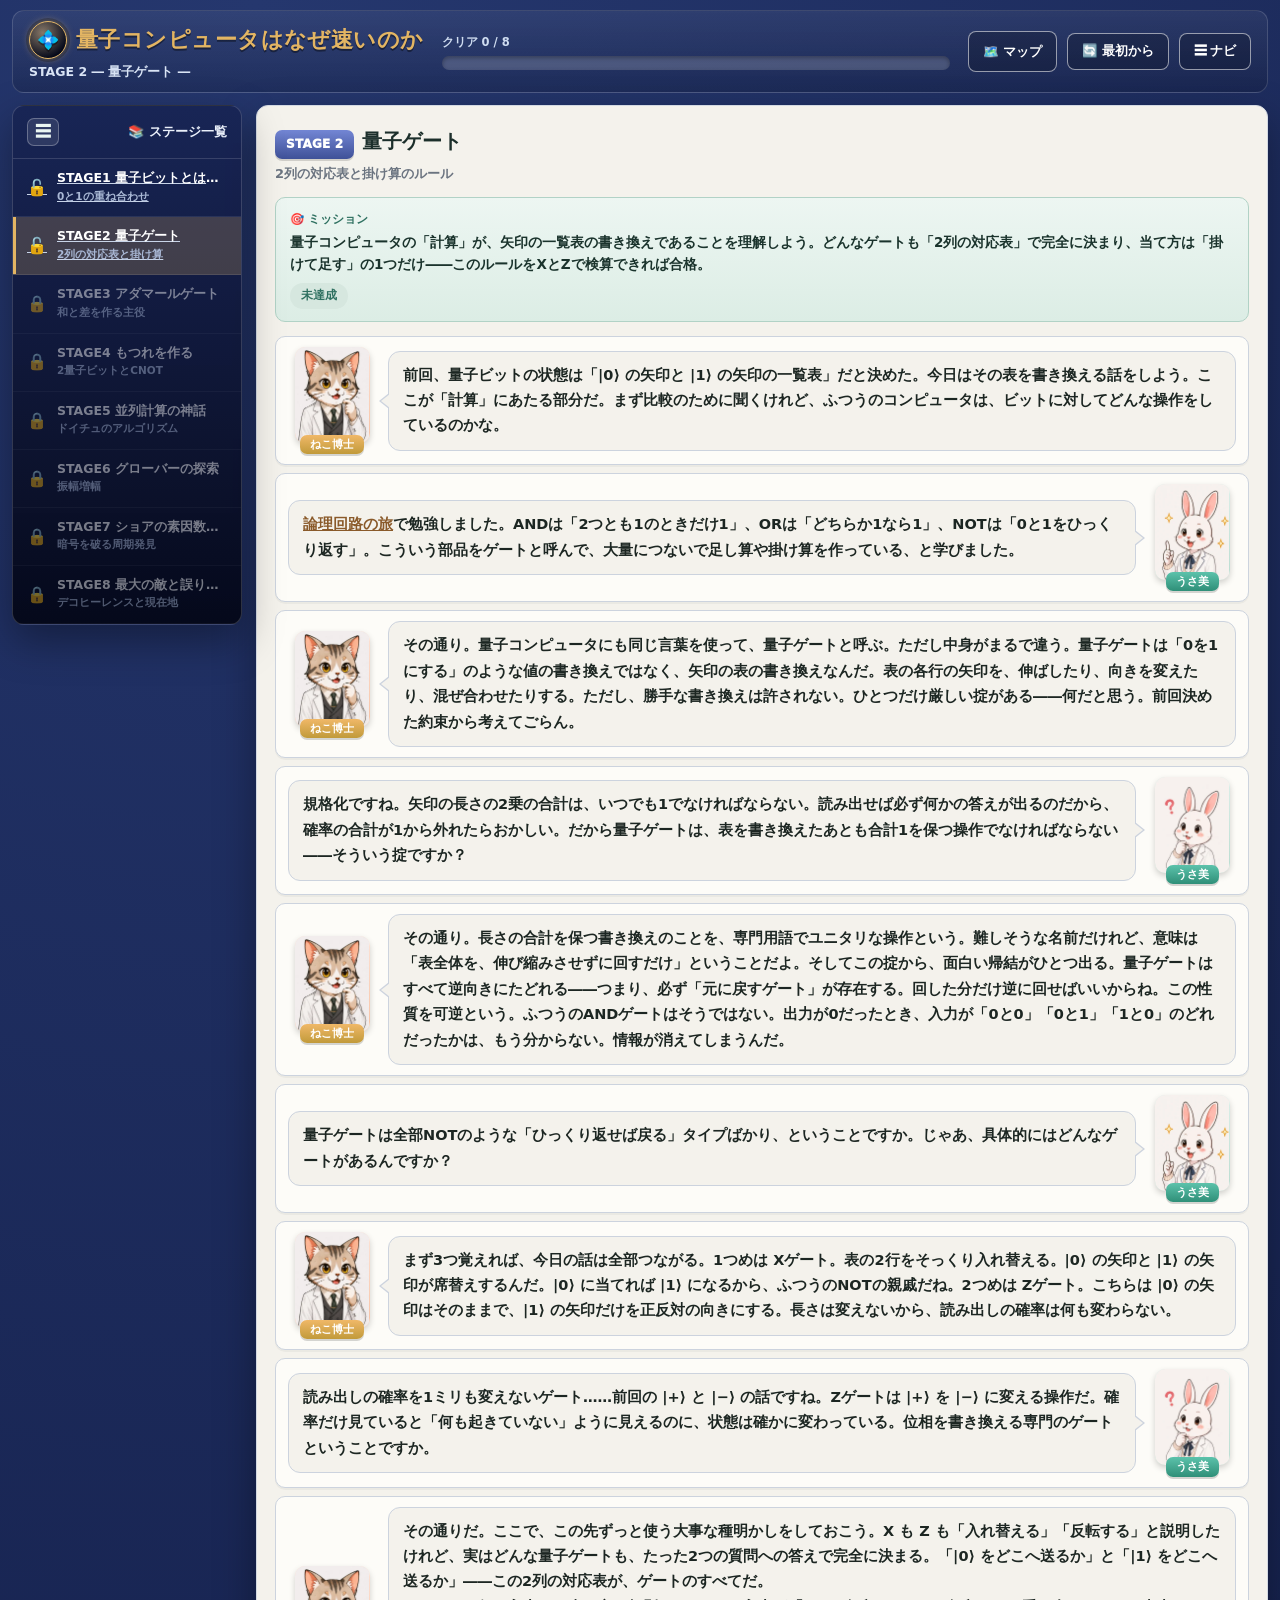
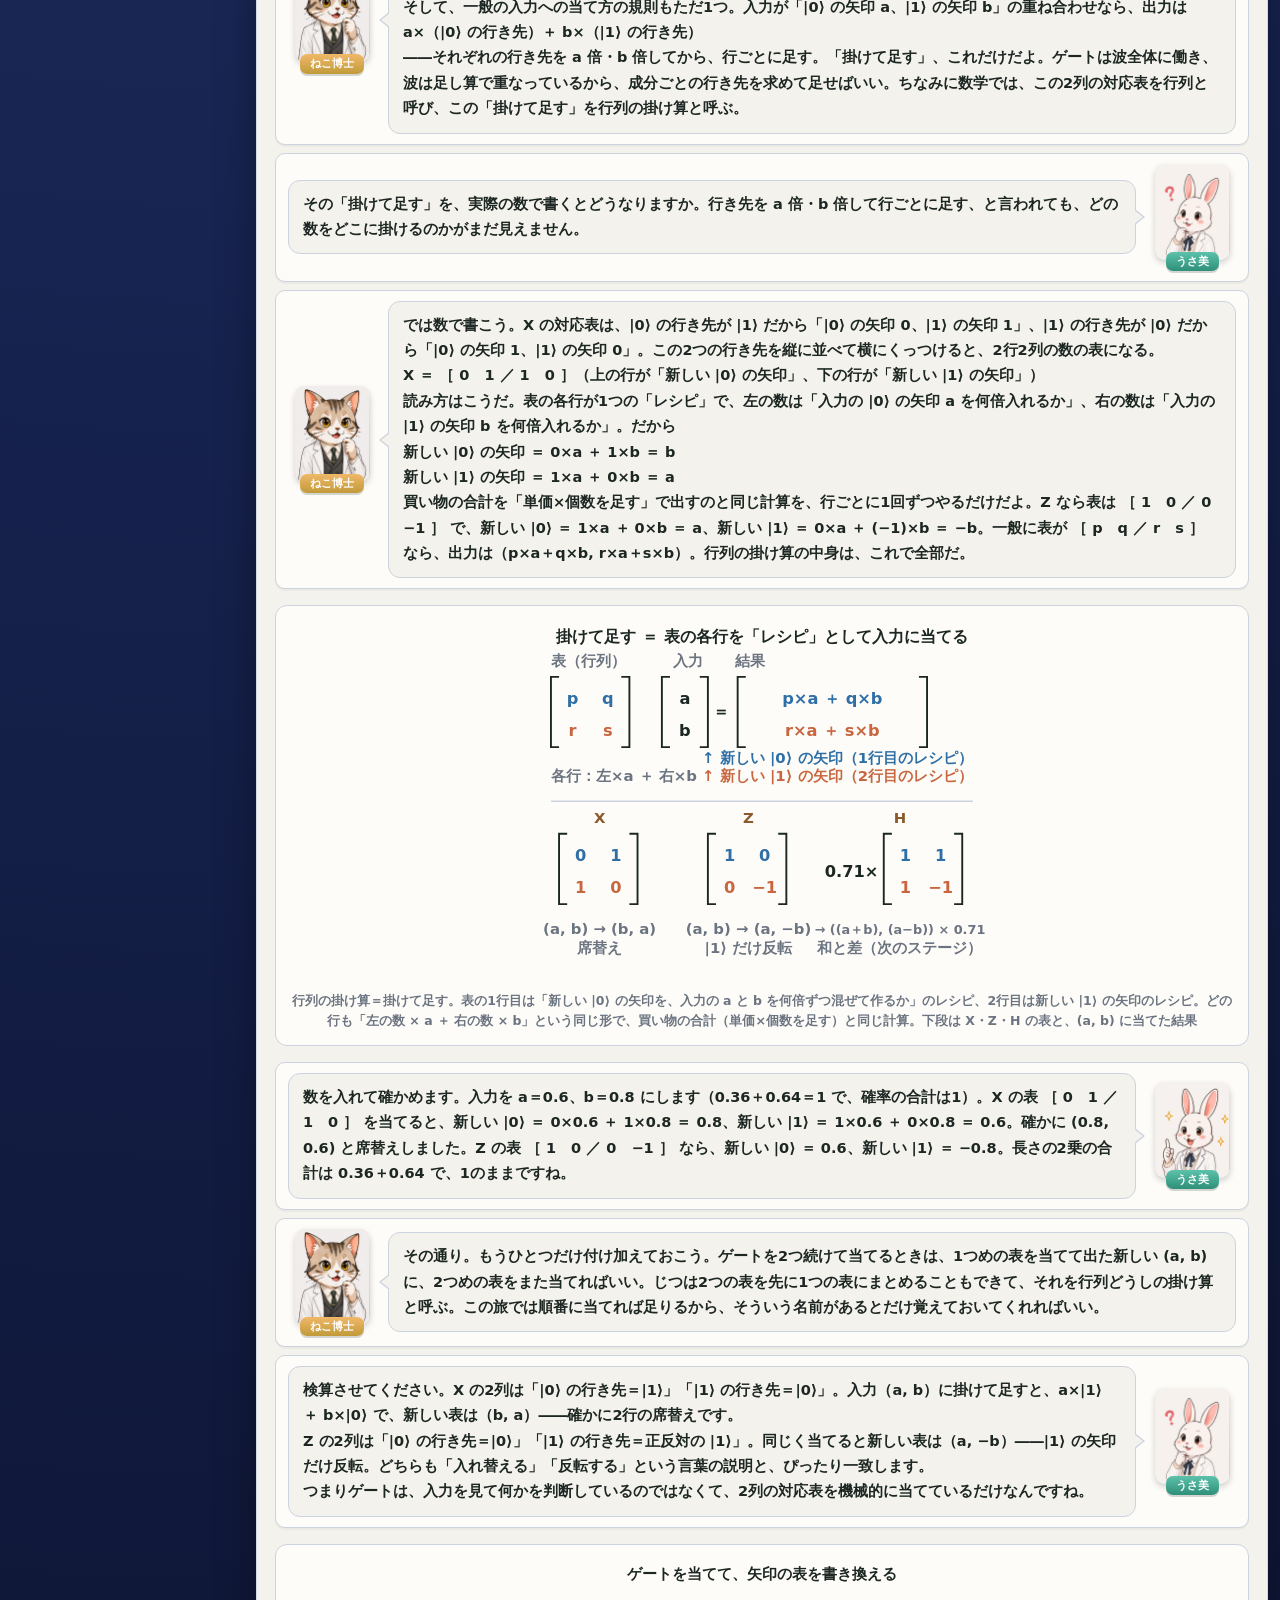
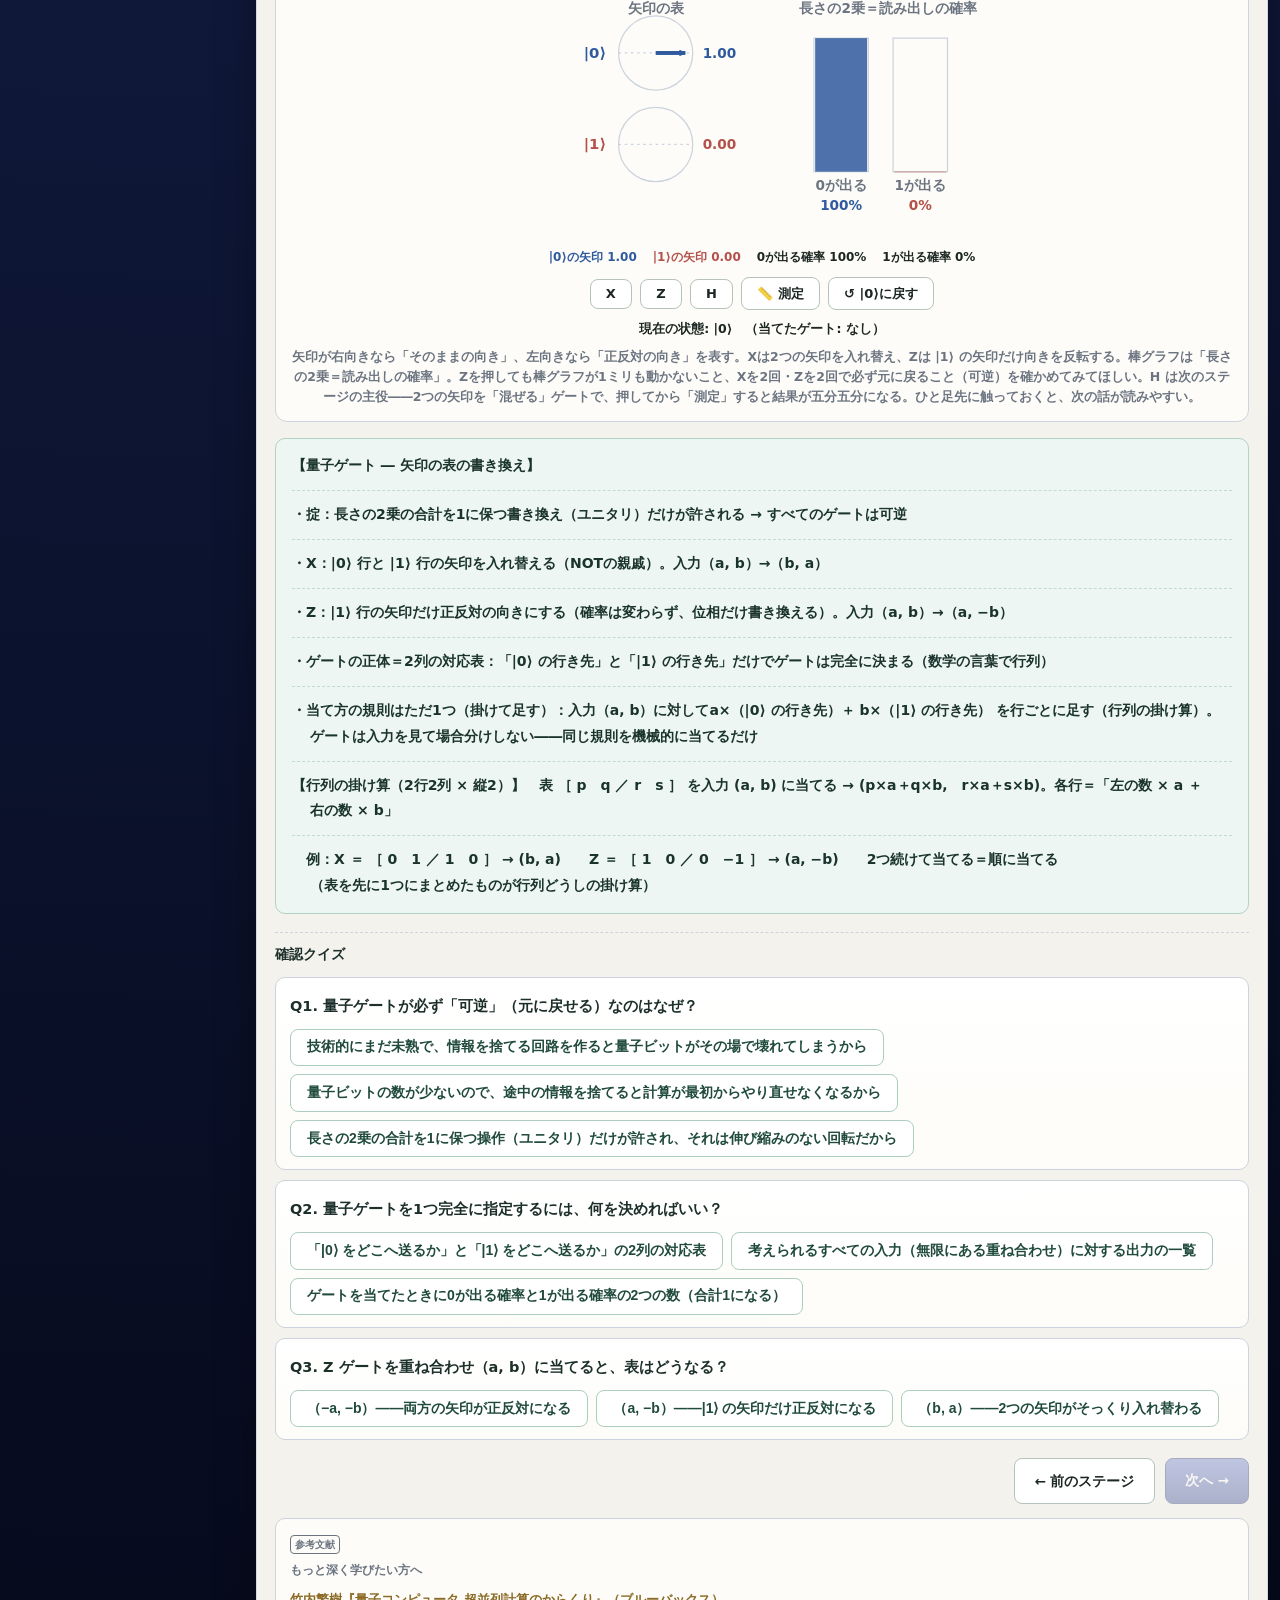
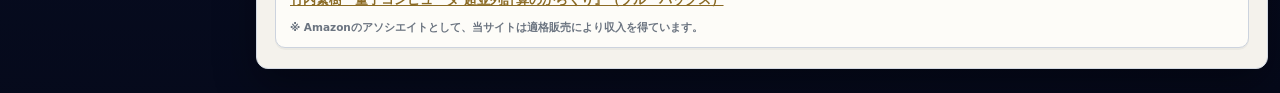
<file: stage2.html>
<!DOCTYPE html>
<html lang="ja">
<head>
<meta charset="UTF-8">
<meta name="viewport" content="width=device-width, initial-scale=1.0">
<meta name="theme-color" content="#16224e">
<!-- Google tag (gtag.js) -->
<script async src="https://www.googletagmanager.com/gtag/js?id=G-9RTQCP2HXM"></script>
<script>
  window.dataLayer = window.dataLayer || [];
  function gtag(){dataLayer.push(arguments);}
  gtag('js', new Date());
  gtag('config', 'G-9RTQCP2HXM');
</script>
<title>STAGE2 量子ゲート ― 量子コンピュータはなぜ速いのか</title>
<meta name="description" content="量子コンピュータにとって計算とは、矢印の一覧表を書き換えること。Xゲート・Zゲートを導入し、どんなゲートも「|0⟩と|1⟩の行き先の2列（行列）」で完全に決まり、当て方は「掛けて足す」の1つだけであることを、優秀な中学生うさ美と検算する。">
<link rel="canonical" href="https://quantum-mechanics.habatakijuku.com/quantum-computer/stage2">
<meta property="og:type" content="article">
<meta property="og:site_name" content="量子コンピュータはなぜ速いのか">
<meta property="og:locale" content="ja_JP">
<meta property="og:title" content="STAGE2 量子ゲート ― 量子コンピュータはなぜ速いのか">
<meta property="og:description" content="計算とは矢印の表を書き換えること。ゲートの正体は2列の対応表と「掛けて足す」のルールだ。">
<meta property="og:url" content="https://quantum-mechanics.habatakijuku.com/quantum-computer/stage2">
<meta property="og:image" content="https://quantum-mechanics.habatakijuku.com/quantum-computer/images/ogp.png">
<meta property="og:image:width" content="1200">
<meta property="og:image:height" content="630">
<meta name="twitter:card" content="summary_large_image">
<link rel="icon" type="image/png" href="images/favicon.png">
<link rel="stylesheet" href="design-system.css">
<style>
  .qc-svg .label{fill:var(--muted);font-size:11px;font-weight:700}
  .qc-svg .strong{fill:var(--ink);font-size:12px;font-weight:900}
  .qc-svg .accent{fill:#8a5a2a;font-size:11px;font-weight:900}
  .anim-ctrl{display:flex;align-items:center;gap:8px;justify-content:center;margin-top:10px;flex-wrap:wrap}
  .anim-ctrl .btn{padding:.4rem .95rem;font-size:13px;font-weight:900}
  .readout{display:flex;flex-wrap:wrap;gap:4px 16px;justify-content:center;margin-top:8px;font-size:12px;font-weight:700;color:var(--ink)}
  .readout b{font-weight:900;font-variant-numeric:tabular-nums;color:inherit}
  .gate-log{margin-top:8px;font-size:12.5px;font-weight:800;color:var(--ink);min-height:1.5em;word-break:break-all}
  .gate-log .g{display:inline-block;background:#efe4cd;border:1px solid #d9c191;border-radius:5px;padding:0 6px;margin:0 2px 3px 0}
</style>
</head>
<body>
<div class="app-shell side-collapsed" id="app-shell">
  <header class="game-header">
    <div class="brand">
      <div class="brand-title"><a class="head-reset home-badge" href="index.html" title="トップへ" aria-label="トップへ">💠</a> <span>量子コンピュータはなぜ速いのか</span></div>
      <div class="brand-sub">STAGE 2 ― 量子ゲート ―</div>
    </div>
    <div class="head-progress-wrap">
      <div class="head-progress-label" id="progress-label">クリア 0 / 8</div>
      <div class="head-progress" role="progressbar" aria-label="クリア済みステージ数" aria-valuemin="0" aria-valuemax="8" aria-valuenow="0"><div class="head-progress-fill" id="progress-fill" style="width:0%"></div></div>
    </div>
    <div class="header-actions">
      <a class="head-reset" href="https://quantum-mechanics.habatakijuku.com/" title="量子力学、冒険の書（シリーズマップ）へ">🗺️ マップ</a>
      <button class="head-reset" id="btn-reset-all">🔄 最初から</button>
      <button class="head-reset" id="head-nav-toggle" title="ステージ一覧の表示切替">☰ ナビ</button>
    </div>
  </header>

  <div class="game-layout">
    <div class="side-backdrop" id="side-backdrop"></div>
    <aside class="side-panel">
      <div class="side-head">
        <button class="side-toggle" id="sidebar-toggle" title="ステージ一覧の表示切替" aria-label="ステージ一覧の表示切替">☰</button>
        <span class="side-head-text">📚 ステージ一覧</span>
      </div>
      <div class="side-list" id="side-list"></div>
    </aside>

    <main class="main-area">
      <div class="chapter-head">
        <span class="chapter-badge">STAGE 2</span><h1 class="chapter-title">量子ゲート</h1>
        <div class="chapter-sub">2列の対応表と掛け算のルール</div>
      </div>

      <div class="mission-box">
        <div class="mission-label">🎯 ミッション</div>
        <div class="mission-text">量子コンピュータの「計算」が、矢印の一覧表の書き換えであることを理解しよう。どんなゲートも「2列の対応表」で完全に決まり、当て方は「掛けて足す」の1つだけ――このルールをXとZで検算できれば合格。</div>
        <span class="mission-status" id="mission-status">未達成</span>
      </div>

      <div class="dialogue-scene">
        <div class="dialog-row">
          <div class="dialog-character">
            <div class="dialog-avatar mentor"><img src="images/cat.webp" width="300" height="386" alt=""></div>
            <div class="dialog-name mentor">ねこ博士</div>
          </div>
          <div class="dialog-bubble">前回、量子ビットの状態は「|0⟩ の矢印と |1⟩ の矢印の一覧表」だと決めた。今日はその表を<strong>書き換える</strong>話をしよう。ここが「計算」にあたる部分だ。まず比較のために聞くけれど、ふつうのコンピュータは、ビットに対してどんな操作をしているのかな。</div>
        </div>
        <div class="dialog-row right">
          <div class="dialog-character">
            <div class="dialog-avatar student"><img src="images/rabbit.webp" width="300" height="386" alt=""></div>
            <div class="dialog-name student">うさ美</div>
          </div>
          <div class="dialog-bubble"><a href="https://informatics.habatakijuku.com/cpu-logic-game/" target="_blank" rel="noopener" style="color:#8a5a2a;text-decoration:underline">論理回路の旅</a>で勉強しました。ANDは「2つとも1のときだけ1」、ORは「どちらか1なら1」、NOTは「0と1をひっくり返す」。こういう部品を<strong>ゲート</strong>と呼んで、大量につないで足し算や掛け算を作っている、と学びました。</div>
        </div>
        <div class="dialog-row">
          <div class="dialog-character">
            <div class="dialog-avatar mentor"><img src="images/cat.webp" width="300" height="386" alt=""></div>
            <div class="dialog-name mentor">ねこ博士</div>
          </div>
          <div class="dialog-bubble">その通り。量子コンピュータにも同じ言葉を使って、<strong>量子ゲート</strong>と呼ぶ。ただし中身がまるで違う。量子ゲートは「0を1にする」のような値の書き換えではなく、<strong>矢印の表の書き換え</strong>なんだ。表の各行の矢印を、伸ばしたり、向きを変えたり、混ぜ合わせたりする。ただし、勝手な書き換えは許されない。ひとつだけ厳しい掟がある――何だと思う。前回決めた約束から考えてごらん。</div>
        </div>
        <div class="dialog-row right">
          <div class="dialog-character">
            <div class="dialog-avatar student"><img src="images/rabbitThink.webp" width="300" height="386" alt=""></div>
            <div class="dialog-name student">うさ美</div>
          </div>
          <div class="dialog-bubble">規格化ですね。<strong>矢印の長さの2乗の合計は、いつでも1でなければならない</strong>。読み出せば必ず何かの答えが出るのだから、確率の合計が1から外れたらおかしい。だから量子ゲートは、表を書き換えたあとも合計1を保つ操作でなければならない――そういう掟ですか？</div>
        </div>
        <div class="dialog-row">
          <div class="dialog-character">
            <div class="dialog-avatar mentor"><img src="images/cat.webp" width="300" height="386" alt=""></div>
            <div class="dialog-name mentor">ねこ博士</div>
          </div>
          <div class="dialog-bubble">その通り。長さの合計を保つ書き換えのことを、専門用語で<strong>ユニタリ</strong>な操作という。難しそうな名前だけれど、意味は「表全体を、伸び縮みさせずに回すだけ」ということだよ。そしてこの掟から、面白い帰結がひとつ出る。<strong>量子ゲートはすべて逆向きにたどれる</strong>――つまり、必ず「元に戻すゲート」が存在する。回した分だけ逆に回せばいいからね。この性質を<strong>可逆</strong>という。ふつうのANDゲートはそうではない。出力が0だったとき、入力が「0と0」「0と1」「1と0」のどれだったかは、もう分からない。情報が消えてしまうんだ。</div>
        </div>
        <div class="dialog-row right">
          <div class="dialog-character">
            <div class="dialog-avatar student"><img src="images/rabbit.webp" width="300" height="386" alt=""></div>
            <div class="dialog-name student">うさ美</div>
          </div>
          <div class="dialog-bubble">量子ゲートは全部NOTのような「ひっくり返せば戻る」タイプばかり、ということですか。じゃあ、具体的にはどんなゲートがあるんですか？</div>
        </div>
        <div class="dialog-row">
          <div class="dialog-character">
            <div class="dialog-avatar mentor"><img src="images/cat.webp" width="300" height="386" alt=""></div>
            <div class="dialog-name mentor">ねこ博士</div>
          </div>
          <div class="dialog-bubble">まず3つ覚えれば、今日の話は全部つながる。1つめは <strong>Xゲート</strong>。表の2行を<strong>そっくり入れ替える</strong>。|0⟩ の矢印と |1⟩ の矢印が席替えするんだ。|0⟩ に当てれば |1⟩ になるから、ふつうのNOTの親戚だね。2つめは <strong>Zゲート</strong>。こちらは |0⟩ の矢印はそのままで、<strong>|1⟩ の矢印だけを正反対の向きにする</strong>。長さは変えないから、読み出しの確率は何も変わらない。</div>
        </div>
        <div class="dialog-row right">
          <div class="dialog-character">
            <div class="dialog-avatar student"><img src="images/rabbitThink.webp" width="300" height="386" alt=""></div>
            <div class="dialog-name student">うさ美</div>
          </div>
          <div class="dialog-bubble">読み出しの確率を1ミリも変えないゲート……前回の |+⟩ と |−⟩ の話ですね。Zゲートは |+⟩ を |−⟩ に変える操作だ。確率だけ見ていると「何も起きていない」ように見えるのに、状態は確かに変わっている。<strong>位相を書き換える専門のゲート</strong>ということですか。</div>
        </div>
        <div class="dialog-row">
          <div class="dialog-character">
            <div class="dialog-avatar mentor"><img src="images/cat.webp" width="300" height="386" alt=""></div>
            <div class="dialog-name mentor">ねこ博士</div>
          </div>
          <div class="dialog-bubble">その通りだ。ここで、この先ずっと使う大事な種明かしをしておこう。X も Z も「入れ替える」「反転する」と説明したけれど、実はどんな量子ゲートも、たった2つの質問への答えで<strong>完全に</strong>決まる。<strong>「|0⟩ をどこへ送るか」と「|1⟩ をどこへ送るか」</strong>――この2列の対応表が、ゲートのすべてだ。<br>そして、一般の入力への当て方の規則もただ1つ。入力が「|0⟩ の矢印 a、|1⟩ の矢印 b」の重ね合わせなら、出力は<br><strong>a×（|0⟩ の行き先）＋ b×（|1⟩ の行き先）</strong><br>――それぞれの行き先を a 倍・b 倍してから、行ごとに足す。<strong>「掛けて足す」</strong>、これだけだよ。ゲートは波全体に働き、波は足し算で重なっているから、成分ごとの行き先を求めて足せばいい。ちなみに数学では、この2列の対応表を<strong>行列</strong>と呼び、この「掛けて足す」を行列の掛け算と呼ぶ。</div>
        </div>
        <div class="dialog-row right">
          <div class="dialog-character">
            <div class="dialog-avatar student"><img src="images/rabbitThink.webp" width="300" height="386" alt=""></div>
            <div class="dialog-name student">うさ美</div>
          </div>
          <div class="dialog-bubble">その「掛けて足す」を、実際の数で書くとどうなりますか。行き先を a 倍・b 倍して行ごとに足す、と言われても、どの数をどこに掛けるのかがまだ見えません。</div>
        </div>
        <div class="dialog-row">
          <div class="dialog-character">
            <div class="dialog-avatar mentor"><img src="images/cat.webp" width="300" height="386" alt=""></div>
            <div class="dialog-name mentor">ねこ博士</div>
          </div>
          <div class="dialog-bubble">では数で書こう。X の対応表は、|0⟩ の行き先が |1⟩ だから「|0⟩ の矢印 0、|1⟩ の矢印 1」、|1⟩ の行き先が |0⟩ だから「|0⟩ の矢印 1、|1⟩ の矢印 0」。この2つの行き先を縦に並べて横にくっつけると、<strong>2行2列の数の表</strong>になる。<br>X ＝ ［ 0　1 ／ 1　0 ］（上の行が「新しい |0⟩ の矢印」、下の行が「新しい |1⟩ の矢印」）<br>読み方はこうだ。<strong>表の各行が1つの「レシピ」</strong>で、左の数は「入力の |0⟩ の矢印 a を何倍入れるか」、右の数は「入力の |1⟩ の矢印 b を何倍入れるか」。だから<br>新しい |0⟩ の矢印 ＝ 0×a ＋ 1×b ＝ b<br>新しい |1⟩ の矢印 ＝ 1×a ＋ 0×b ＝ a<br>買い物の合計を「単価×個数を足す」で出すのと同じ計算を、行ごとに1回ずつやるだけだよ。Z なら表は ［ 1　0 ／ 0　−1 ］ で、新しい |0⟩ ＝ 1×a ＋ 0×b ＝ a、新しい |1⟩ ＝ 0×a ＋ (−1)×b ＝ −b。一般に表が ［ p　q ／ r　s ］ なら、出力は（p×a＋q×b, r×a＋s×b）。行列の掛け算の中身は、これで全部だ。</div>
        </div>
      </div>

      <div class="diagram-box">
        <svg class="qc-svg" viewBox="0 0 340 262" width="100%" role="img" aria-label="行列の掛け算（掛けて足す）の図。2行2列の表 p q／r s の右に縦に並べた入力 a b を置き、結果は上の行が p×a＋q×b、下の行が r×a＋s×b になる。表の1行目は新しい|0⟩の矢印のレシピ、2行目は新しい|1⟩の矢印のレシピ。下には X・Z・H の表と、(a, b) に当てた結果を並べている">
          <text class="strong" x="170" y="16" text-anchor="middle">掛けて足す ＝ 表の各行を「レシピ」として入力に当てる</text>
          <text class="label" x="14" y="34" text-anchor="start">表（行列）</text><text class="label" x="104" y="34" text-anchor="start">入力</text><text class="label" x="150" y="34" text-anchor="start">結果</text>
          <path d="M20 42 h-6 v52 h6" fill="none" stroke="var(--ink)" stroke-width="1.4"/><path d="M66 42 h6 v52 h-6" fill="none" stroke="var(--ink)" stroke-width="1.4"/><text class="strong" x="30" y="62" text-anchor="middle" style="fill:#2f6fa6">p</text><text class="strong" x="56" y="62" text-anchor="middle" style="fill:#2f6fa6">q</text><text class="strong" x="30" y="86" text-anchor="middle" style="fill:#c8663f">r</text><text class="strong" x="56" y="86" text-anchor="middle" style="fill:#c8663f">s</text>
          <path d="M102 42 h-6 v52 h6" fill="none" stroke="var(--ink)" stroke-width="1.4"/><path d="M124 42 h6 v52 h-6" fill="none" stroke="var(--ink)" stroke-width="1.4"/><text class="strong" x="113" y="62" text-anchor="middle">a</text><text class="strong" x="113" y="86" text-anchor="middle">b</text>
          <text class="strong" x="140" y="72" text-anchor="middle">＝</text>
          <path d="M158 42 h-6 v52 h6" fill="none" stroke="var(--ink)" stroke-width="1.4"/><path d="M286 42 h6 v52 h-6" fill="none" stroke="var(--ink)" stroke-width="1.4"/>
          <text class="strong" x="222" y="62" text-anchor="middle" style="fill:#2f6fa6">p×a ＋ q×b</text><text class="strong" x="222" y="86" text-anchor="middle" style="fill:#c8663f">r×a ＋ s×b</text>
          <text class="label" x="326" y="106" text-anchor="end" style="fill:#2f6fa6">↑ 新しい |0⟩ の矢印（1行目のレシピ）</text>
          <text class="label" x="326" y="119" text-anchor="end" style="fill:#c8663f">↑ 新しい |1⟩ の矢印（2行目のレシピ）</text>
          <text class="label" x="14" y="119" text-anchor="start">各行：左×a ＋ 右×b</text>
          <line x1="14" y1="134" x2="326" y2="134" stroke="var(--line)" stroke-width="1"/>
          <text class="accent" x="50" y="150" text-anchor="middle">X</text><text class="accent" x="160" y="150" text-anchor="middle">Z</text><text class="accent" x="272" y="150" text-anchor="middle">H</text>
          <path d="M26 158 h-6 v52 h6" fill="none" stroke="var(--ink)" stroke-width="1.4"/><path d="M72 158 h6 v52 h-6" fill="none" stroke="var(--ink)" stroke-width="1.4"/><text class="strong" x="36" y="178" text-anchor="middle" style="fill:#2f6fa6">0</text><text class="strong" x="62" y="178" text-anchor="middle" style="fill:#2f6fa6">1</text><text class="strong" x="36" y="202" text-anchor="middle" style="fill:#c8663f">1</text><text class="strong" x="62" y="202" text-anchor="middle" style="fill:#c8663f">0</text><text class="label" x="50" y="232" text-anchor="middle">(a, b) → (b, a)</text><text class="label" x="50" y="246" text-anchor="middle">席替え</text>
          <path d="M136 158 h-6 v52 h6" fill="none" stroke="var(--ink)" stroke-width="1.4"/><path d="M182 158 h6 v52 h-6" fill="none" stroke="var(--ink)" stroke-width="1.4"/><text class="strong" x="146" y="178" text-anchor="middle" style="fill:#2f6fa6">1</text><text class="strong" x="172" y="178" text-anchor="middle" style="fill:#2f6fa6">0</text><text class="strong" x="146" y="202" text-anchor="middle" style="fill:#c8663f">0</text><text class="strong" x="172" y="202" text-anchor="middle" style="fill:#c8663f">−1</text><text class="label" x="160" y="232" text-anchor="middle">(a, b) → (a, −b)</text><text class="label" x="160" y="246" text-anchor="middle">|1⟩ だけ反転</text>
          <text class="strong" x="256" y="190" text-anchor="end">0.71×</text><path d="M266 158 h-6 v52 h6" fill="none" stroke="var(--ink)" stroke-width="1.4"/><path d="M312 158 h6 v52 h-6" fill="none" stroke="var(--ink)" stroke-width="1.4"/><text class="strong" x="276" y="178" text-anchor="middle" style="fill:#2f6fa6">1</text><text class="strong" x="302" y="178" text-anchor="middle" style="fill:#2f6fa6">1</text><text class="strong" x="276" y="202" text-anchor="middle" style="fill:#c8663f">1</text><text class="strong" x="302" y="202" text-anchor="middle" style="fill:#c8663f">−1</text><text class="label" x="272" y="232" text-anchor="middle" style="font-size:9.5px">→ ((a＋b), (a−b)) × 0.71</text><text class="label" x="272" y="246" text-anchor="middle">和と差（次のステージ）</text>
        </svg>
        <div class="diagram-caption">行列の掛け算＝<strong>掛けて足す</strong>。表の<strong>1行目</strong>は「新しい |0⟩ の矢印を、入力の a と b を何倍ずつ混ぜて作るか」のレシピ、<strong>2行目</strong>は新しい |1⟩ の矢印のレシピ。どの行も「左の数 × a ＋ 右の数 × b」という同じ形で、買い物の合計（単価×個数を足す）と同じ計算。下段は X・Z・H の表と、(a, b) に当てた結果</div>
      </div>

      <div class="dialogue-scene">
        <div class="dialog-row right">
          <div class="dialog-character">
            <div class="dialog-avatar student"><img src="images/rabbit.webp" width="300" height="386" alt=""></div>
            <div class="dialog-name student">うさ美</div>
          </div>
          <div class="dialog-bubble">数を入れて確かめます。入力を a＝0.6、b＝0.8 にします（0.36＋0.64＝1 で、確率の合計は1）。X の表 ［ 0　1 ／ 1　0 ］ を当てると、新しい |0⟩ ＝ 0×0.6 ＋ 1×0.8 ＝ 0.8、新しい |1⟩ ＝ 1×0.6 ＋ 0×0.8 ＝ 0.6。確かに (0.8, 0.6) と席替えしました。Z の表 ［ 1　0 ／ 0　−1 ］ なら、新しい |0⟩ ＝ 0.6、新しい |1⟩ ＝ −0.8。長さの2乗の合計は 0.36＋0.64 で、1のままですね。</div>
        </div>
        <div class="dialog-row">
          <div class="dialog-character">
            <div class="dialog-avatar mentor"><img src="images/cat.webp" width="300" height="386" alt=""></div>
            <div class="dialog-name mentor">ねこ博士</div>
          </div>
          <div class="dialog-bubble">その通り。もうひとつだけ付け加えておこう。ゲートを2つ続けて当てるときは、1つめの表を当てて出た新しい (a, b) に、2つめの表をまた当てればいい。じつは2つの表を先に1つの表にまとめることもできて、それを行列どうしの掛け算と呼ぶ。この旅では順番に当てれば足りるから、そういう名前があるとだけ覚えておいてくれればいい。</div>
        </div>
        <div class="dialog-row right">
          <div class="dialog-character">
            <div class="dialog-avatar student"><img src="images/rabbitThink.webp" width="300" height="386" alt=""></div>
            <div class="dialog-name student">うさ美</div>
          </div>
          <div class="dialog-bubble">検算させてください。X の2列は「|0⟩ の行き先＝|1⟩」「|1⟩ の行き先＝|0⟩」。入力（a, b）に掛けて足すと、a×|1⟩ ＋ b×|0⟩ で、新しい表は<strong>（b, a）</strong>――確かに2行の席替えです。<br>Z の2列は「|0⟩ の行き先＝|0⟩」「|1⟩ の行き先＝正反対の |1⟩」。同じく当てると新しい表は<strong>（a, −b）</strong>――|1⟩ の矢印だけ反転。どちらも「入れ替える」「反転する」という言葉の説明と、ぴったり一致します。<br>つまりゲートは、入力を見て何かを判断しているのではなくて、<strong>2列の対応表を機械的に当てているだけ</strong>なんですね。</div>
        </div>
      </div>

      <div class="diagram-box">
        <svg id="gate-svg" class="qc-svg" viewBox="0 0 372 220" width="100%" role="img" aria-label="量子ゲートの操作シミュレータ。|0⟩と|1⟩の矢印の表に、Xゲート、Zゲート、アダマールゲートを順番に当てて、矢印の長さと向き、読み出し確率がどう変わるかを見る">
          <text class="strong" x="186" y="16" text-anchor="middle">ゲートを当てて、矢印の表を書き換える</text>
          <g id="gate-body"></g>
        </svg>
        <div class="readout">
          <span style="color:#2f5a9e">|0⟩の矢印 <b id="g-a0">1.00</b></span>
          <span style="color:#b5504a">|1⟩の矢印 <b id="g-a1">0.00</b></span>
          <span>0が出る確率 <b id="g-p0">100%</b></span>
          <span>1が出る確率 <b id="g-p1">0%</b></span>
        </div>
        <div class="anim-ctrl">
          <button type="button" class="btn" id="g-x">X</button>
          <button type="button" class="btn" id="g-z">Z</button>
          <button type="button" class="btn" id="g-h">H</button>
          <button type="button" class="btn" id="g-measure">📏 測定</button>
          <button type="button" class="btn" id="g-reset">↺ |0⟩に戻す</button>
        </div>
        <div class="gate-log" id="g-log">現在の状態: <strong>|0⟩</strong>　（当てたゲート: なし）</div>
        <div class="diagram-caption">矢印が右向きなら「そのままの向き」、左向きなら「正反対の向き」を表す。<strong>X</strong>は2つの矢印を入れ替え、<strong>Z</strong>は |1⟩ の矢印だけ向きを反転する。棒グラフは「長さの2乗＝読み出しの確率」。Zを押しても棒グラフが1ミリも動かないこと、Xを2回・Zを2回で必ず元に戻ること（可逆）を確かめてみてほしい。<strong>H</strong> は次のステージの主役――2つの矢印を「混ぜる」ゲートで、押してから「測定」すると結果が五分五分になる。ひと足先に触っておくと、次の話が読みやすい。</div>
      </div>


      <div class="formula-box">
        <span class="step">【量子ゲート ― 矢印の表の書き換え】</span>
        <span class="step">・掟：長さの2乗の合計を1に保つ書き換え（<strong>ユニタリ</strong>）だけが許される → すべてのゲートは<strong>可逆</strong></span>
        <span class="step">・<strong>X</strong>：|0⟩ 行と |1⟩ 行の矢印を入れ替える（NOTの親戚）。入力（a, b）→（b, a）</span>
        <span class="step">・<strong>Z</strong>：|1⟩ 行の矢印だけ正反対の向きにする（確率は変わらず、<span class="nw">位相だけ書き換える</span>）。入力（a, b）→（a, −b）</span>
        <span class="step">・<strong>ゲートの正体＝2列の対応表</strong>：「|0⟩ の行き先」と「|1⟩ の行き先」だけでゲートは完全に決まる（数学の言葉で<strong>行列</strong>）</span>
        <span class="step">・<strong>当て方の規則はただ1つ（掛けて足す）</strong>：入力（a, b）に対して<br class="wbr"><strong>a×（|0⟩ の行き先）＋ b×（|1⟩ の行き先）</strong> を行ごとに足す（行列の掛け算）。<br class="wbr">ゲートは入力を見て場合分けしない――同じ規則を機械的に当てるだけ</span>
        <span class="step">【行列の掛け算（2行2列 × 縦2）】　表 ［ p　q ／ r　s ］ を入力 (a, b) に当てる → <strong>(p×a＋q×b,　r×a＋s×b)</strong>。各行＝「左の数 × a ＋ 右の数 × b」</span>
        <span class="step">　例：X ＝ ［ 0　1 ／ 1　0 ］ → (b, a)　　Z ＝ ［ 1　0 ／ 0　−1 ］ → (a, −b)　　2つ続けて当てる＝順に当てる（表を先に1つにまとめたものが行列どうしの掛け算）</span>
      </div>

      <h2 class="quiz-head">確認クイズ</h2>
      <div class="quiz-card" data-quiz>
        <p class="quiz-q">Q1. 量子ゲートが必ず「可逆」（元に戻せる）なのはなぜ？</p>
        <div class="choice-list">
          <button class="choice-btn">技術的にまだ未熟で、情報を捨てる回路を作ると量子ビットがその場で壊れてしまうから</button>
          <button class="choice-btn">量子ビットの数が少ないので、途中の情報を捨てると計算が最初からやり直せなくなるから</button>
          <button class="choice-btn">長さの2乗の合計を1に保つ操作（ユニタリ）だけが許され、それは伸び縮みのない回転だから</button>
        </div>
        <div class="quiz-explain" hidden>正解！ 確率の合計は常に1でなければならないので、ゲートは表全体を伸び縮みさせずに回す操作に限られる。回したものは逆に回せば戻る。だからふつうのANDのように「情報が消えて元に戻せない」ゲートは、量子ゲートとしては存在できない。</div>
      </div>

      <div class="quiz-card" data-quiz>
        <p class="quiz-q">Q2. 量子ゲートを1つ完全に指定するには、何を決めればいい？</p>
        <div class="choice-list">
          <button class="choice-btn">「|0⟩ をどこへ送るか」と「|1⟩ をどこへ送るか」の2列の対応表</button>
          <button class="choice-btn">考えられるすべての入力（無限にある重ね合わせ）に対する出力の一覧</button>
          <button class="choice-btn">ゲートを当てたときに0が出る確率と1が出る確率の2つの数（合計1になる）</button>
        </div>
        <div class="quiz-explain" hidden>正解！ 一般の入力（a, b）への出力は「a×（|0⟩の行き先）＋b×（|1⟩の行き先）」と掛けて足すだけで求まるので、2列（＝行列）を決めれば無限にある入力すべてへの動作が決まる。確率だけでは向き（位相）の情報が抜け落ちる。</div>
      </div>

      <div class="quiz-card" data-quiz>
        <p class="quiz-q">Q3. Z ゲートを重ね合わせ（a, b）に当てると、表はどうなる？</p>
        <div class="choice-list">
          <button class="choice-btn">（−a, −b）――両方の矢印が正反対になる</button>
          <button class="choice-btn">（a, −b）――|1⟩ の矢印だけ正反対になる</button>
          <button class="choice-btn">（b, a）――2つの矢印がそっくり入れ替わる</button>
        </div>
        <div class="quiz-explain" hidden>正解！ Z の2列は「|0⟩ の行き先＝|0⟩」「|1⟩ の行き先＝正反対の |1⟩」。掛けて足すと a×|0⟩＋b×（−|1⟩）＝（a, −b）。長さは変わらないので読み出しの確率は1ミリも動かないが、状態は確かに変わっている（|+⟩ が |−⟩ になる）。</div>
      </div>

      <div class="stage-nav">
        <a class="btn" href="stage1.html">← 前のステージ</a>
        <button class="btn btn-primary" id="btn-next" disabled>次へ →</button>
      </div>

      <div id="book-recommend"></div>
    </main>
  </div>
</div>

<script src="js/progress.js"></script>
<script>QC.initStagePage(2);</script>

<script>
(function(){
  // 図1: 1量子ビットのゲート操作シミュレータ。振幅は実数（向きは ± のみ）で扱う
  var g = document.getElementById('gate-body');
  if (!g) return;
  var ns = 'http://www.w3.org/2000/svg';
  var C0 = '#2f5a9e', C1 = '#b5504a';
  var R2 = Math.SQRT1_2;

  function el(name, attrs, parent) {
    var e = document.createElementNS(ns, name);
    for (var k in attrs) e.setAttribute(k, attrs[k]);
    (parent || g).appendChild(e);
    return e;
  }
  function txt(x, y, cls, content, anchor) {
    var t = el('text', {x: x, y: y, 'class': cls, 'text-anchor': anchor || 'middle'});
    t.textContent = content;
    return t;
  }
  var defs = el('defs', {});
  [['g-ah0', C0], ['g-ah1', C1]].forEach(function (p) {
    var m = el('marker', {id: p[0], viewBox: '0 0 8 8', refX: 7, refY: 4, markerWidth: 5.5, markerHeight: 5.5, markerUnits: 'userSpaceOnUse', orient: 'auto'}, defs);
    el('path', {d: 'M0 0 L8 4 L0 8 z', fill: p[1]}, m);
  });

  // 左: 矢印の表（2行）
  var rowY = [76, 150], cx = 100, R = 30;
  txt(100, 44, 'label', '矢印の表');
  [0, 1].forEach(function (i) {
    el('circle', {cx: cx, cy: rowY[i], r: R, fill: 'var(--paper2)', stroke: 'var(--line)'});
    el('line', {x1: cx - R, y1: rowY[i], x2: cx + R, y2: rowY[i], stroke: 'var(--line)', 'stroke-dasharray': '2 3'});
    var t = txt(cx - R - 10, rowY[i] + 4, 'strong', i === 0 ? '|0⟩' : '|1⟩', 'end');
    t.style.fill = i === 0 ? C0 : C1;
  });
  var ar0 = el('line', {stroke: C0, 'stroke-width': 3.2, 'marker-end': 'url(#g-ah0)'});
  var ar1 = el('line', {stroke: C1, 'stroke-width': 3.2, 'marker-end': 'url(#g-ah1)'});
  var val0 = txt(cx + R + 8, rowY[0] + 4, 'accent', '1.00', 'start');
  var val1 = txt(cx + R + 8, rowY[1] + 4, 'accent', '0.00', 'start');
  val0.style.fill = C0; val1.style.fill = C1;

  // 右: 確率棒グラフ
  var bx = 228, bw = 44, bh = 108, by = 172;
  txt(288, 44, 'label', '長さの2乗＝読み出しの確率');
  [0, 1].forEach(function (i) {
    el('rect', {x: bx + i * 64, y: by - bh, width: bw, height: bh, fill: 'none', stroke: 'var(--line)'});
    txt(bx + i * 64 + bw / 2, by + 15, 'label', (i === 0 ? '0' : '1') + 'が出る');
  });
  var bar0 = el('rect', {x: bx + 1, width: bw - 2, fill: C0, opacity: .85});
  var bar1 = el('rect', {x: bx + 65, width: bw - 2, fill: C1, opacity: .85});
  var pc0 = txt(bx + bw / 2, by + 31, 'accent', '100%');
  var pc1 = txt(bx + 64 + bw / 2, by + 31, 'accent', '0%');
  pc0.style.fill = C0; pc1.style.fill = C1;

  var st = {a0: 1, a1: 0};
  var log = [];
  var logEl = document.getElementById('g-log');
  var roA0 = document.getElementById('g-a0'), roA1 = document.getElementById('g-a1');
  var roP0 = document.getElementById('g-p0'), roP1 = document.getElementById('g-p1');

  function stateName() {
    var e = 0.001;
    function near(x, y) { return Math.abs(x - y) < e; }
    if (near(st.a0, 1) && near(st.a1, 0)) return '|0⟩';
    if (near(st.a0, -1) && near(st.a1, 0)) return '|0⟩（表全体の向きが反転／読み出しは同じ）';
    if (near(st.a0, 0) && near(st.a1, 1)) return '|1⟩';
    if (near(st.a0, 0) && near(st.a1, -1)) return '|1⟩（表全体の向きが反転／読み出しは同じ）';
    if (near(st.a0, R2) && near(st.a1, R2)) return '|+⟩';
    if (near(st.a0, R2) && near(st.a1, -R2)) return '|−⟩';
    if (near(st.a0, -R2) && near(st.a1, -R2)) return '|+⟩（表全体の向きが反転）';
    if (near(st.a0, -R2) && near(st.a1, R2)) return '|−⟩（表全体の向きが反転）';
    return '重ね合わせ';
  }
  function render() {
    var L = R - 6;
    ar0.setAttribute('x1', cx); ar0.setAttribute('y1', rowY[0]);
    ar0.setAttribute('x2', cx + st.a0 * L); ar0.setAttribute('y2', rowY[0]);
    ar0.setAttribute('opacity', Math.abs(st.a0) < 0.02 ? 0 : 1);
    ar1.setAttribute('x1', cx); ar1.setAttribute('y1', rowY[1]);
    ar1.setAttribute('x2', cx + st.a1 * L); ar1.setAttribute('y2', rowY[1]);
    ar1.setAttribute('opacity', Math.abs(st.a1) < 0.02 ? 0 : 1);
    var p0 = st.a0 * st.a0, p1 = st.a1 * st.a1;
    bar0.setAttribute('y', by - bh * p0); bar0.setAttribute('height', Math.max(bh * p0, 0.5));
    bar1.setAttribute('y', by - bh * p1); bar1.setAttribute('height', Math.max(bh * p1, 0.5));
    pc0.textContent = Math.round(p0 * 100) + '%';
    pc1.textContent = Math.round(p1 * 100) + '%';
    val0.textContent = (st.a0 < -0.001 ? '−' : '') + Math.abs(st.a0).toFixed(2);
    val1.textContent = (st.a1 < -0.001 ? '−' : '') + Math.abs(st.a1).toFixed(2);
    if (roA0) roA0.textContent = val0.textContent;
    if (roA1) roA1.textContent = val1.textContent;
    if (roP0) roP0.textContent = Math.round(p0 * 100) + '%';
    if (roP1) roP1.textContent = Math.round(p1 * 100) + '%';
    if (logEl) {
      logEl.innerHTML = '現在の状態: <strong>' + stateName() + '</strong>　（当てたゲート: ' +
        (log.length ? log.map(function (x) { return '<span class="g">' + x + '</span>'; }).join('') : 'なし') + '）';
    }
  }
  function apply(name) {
    if (name === 'X') { var t = st.a0; st.a0 = st.a1; st.a1 = t; }
    else if (name === 'Z') { st.a1 = -st.a1; }
    else if (name === 'H') {
      var n0 = (st.a0 + st.a1) * R2, n1 = (st.a0 - st.a1) * R2;
      st.a0 = n0; st.a1 = n1;
    }
    log.push(name);
    render();
  }
  [['g-x', 'X'], ['g-z', 'Z'], ['g-h', 'H']].forEach(function (p) {
    var b = document.getElementById(p[0]);
    if (b) b.addEventListener('click', function () { apply(p[1]); });
  });
  var mb = document.getElementById('g-measure');
  if (mb) mb.addEventListener('click', function () {
    var r = Math.random() < st.a0 * st.a0 ? 0 : 1;
    st.a0 = r === 0 ? 1 : 0;
    st.a1 = r === 0 ? 0 : 1;
    log.push('測定→' + r);
    render();
  });
  var rb = document.getElementById('g-reset');
  if (rb) rb.addEventListener('click', function () { st.a0 = 1; st.a1 = 0; log = []; render(); });
  render();
})();
</script>

<script src="https://my.habatakijuku.com/sync.js" defer></script>
</body>
</html>
</file>
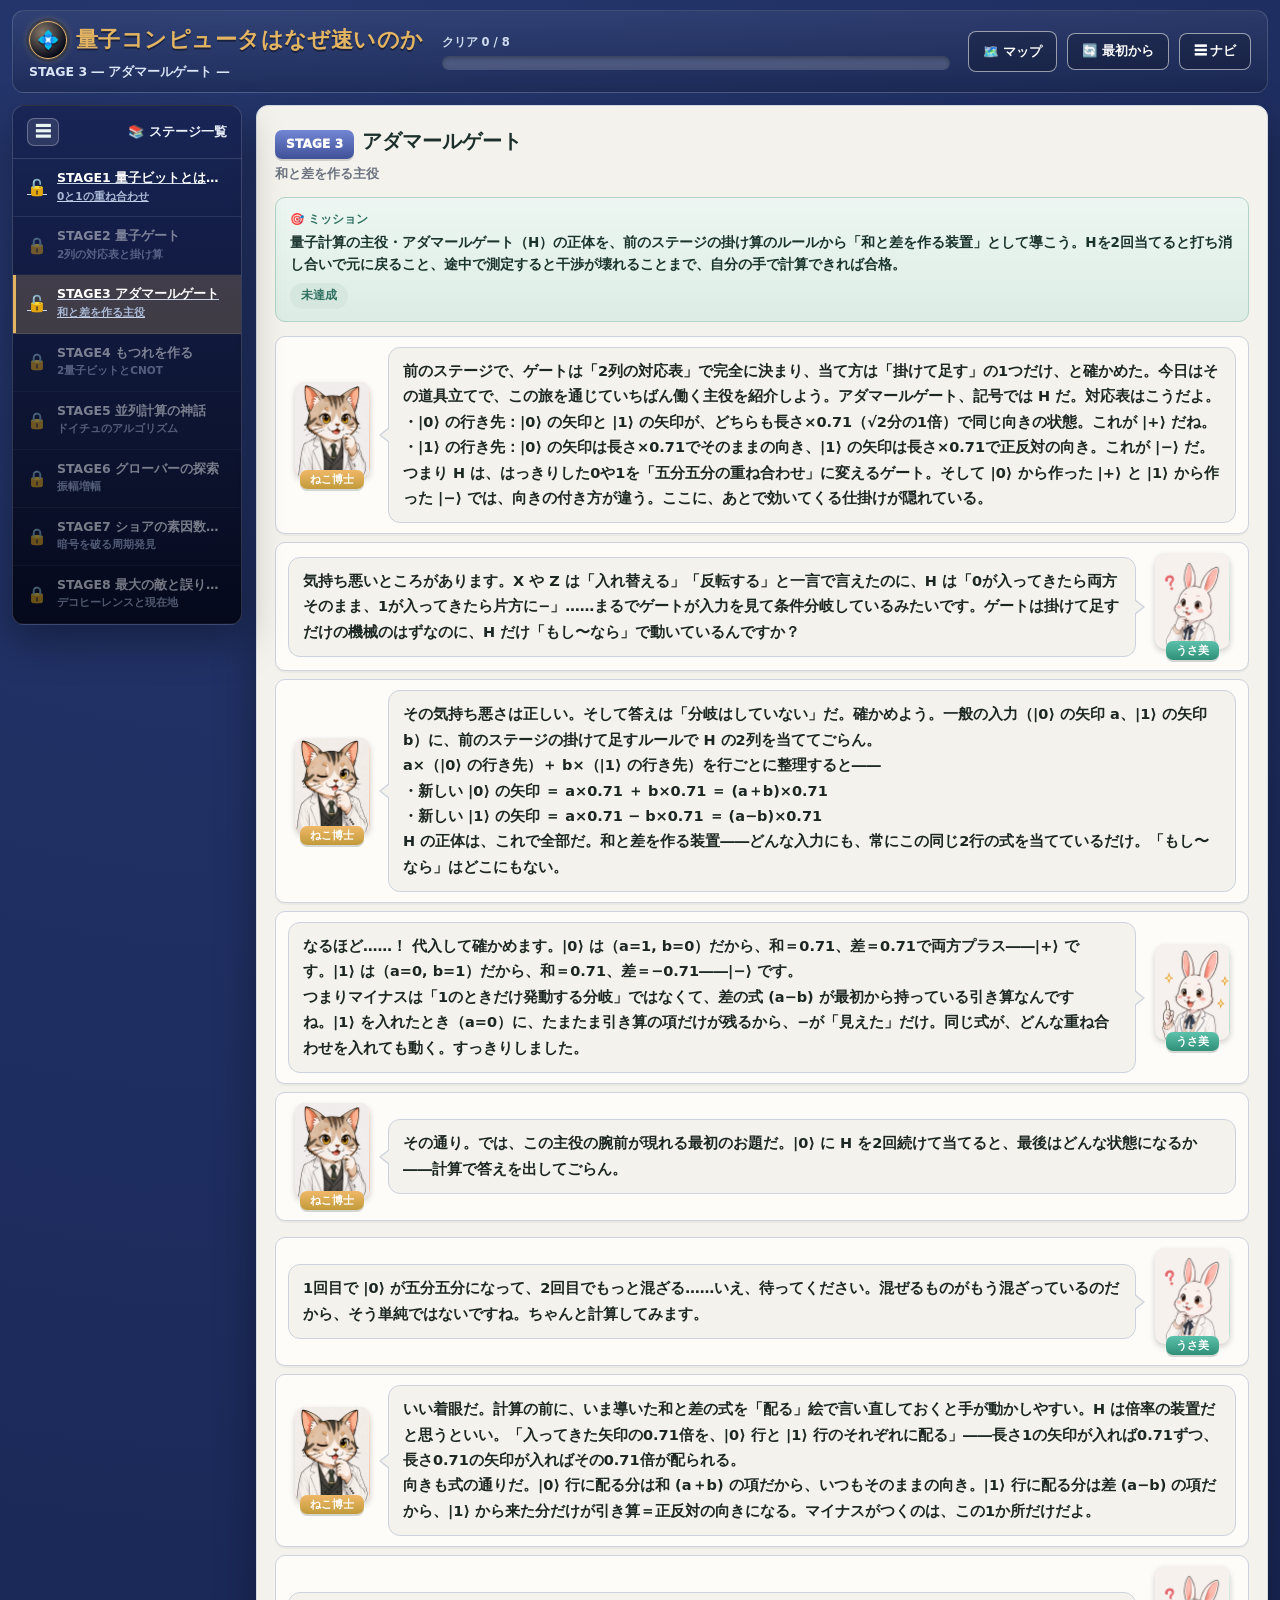
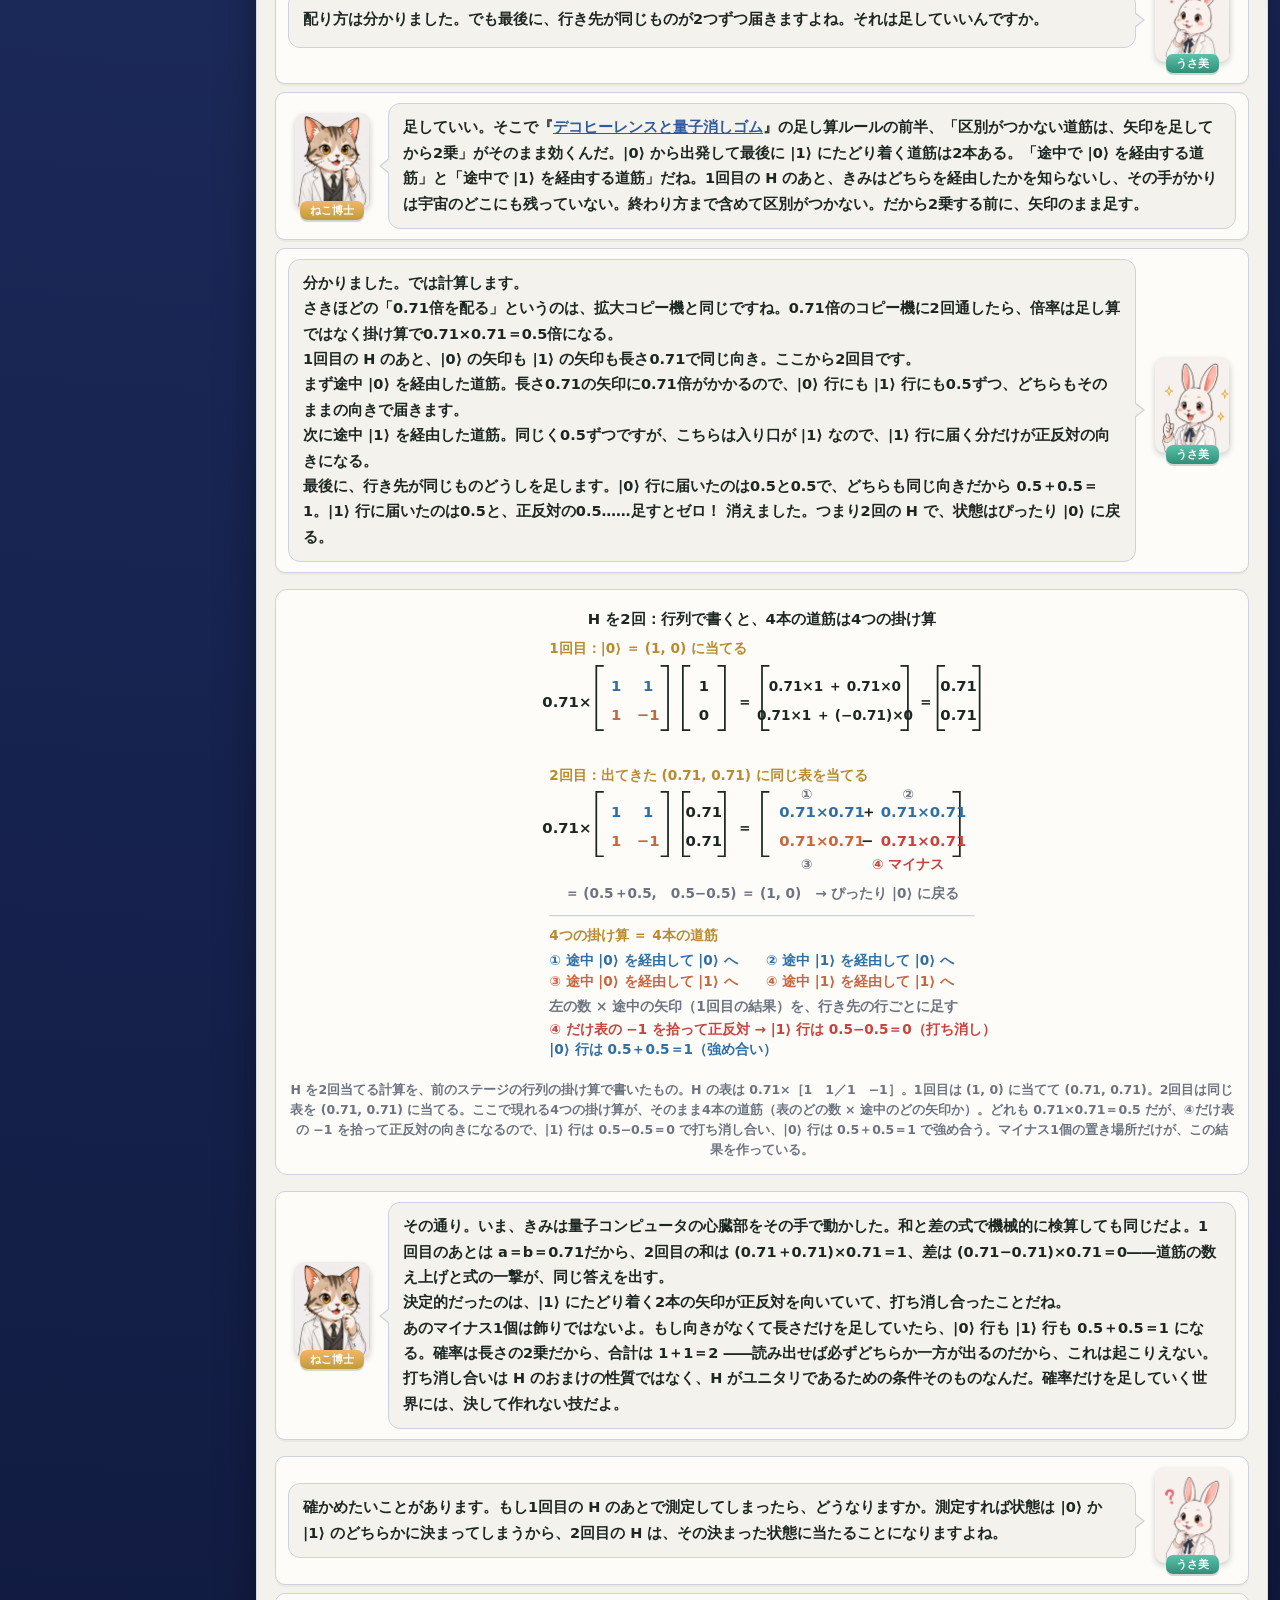
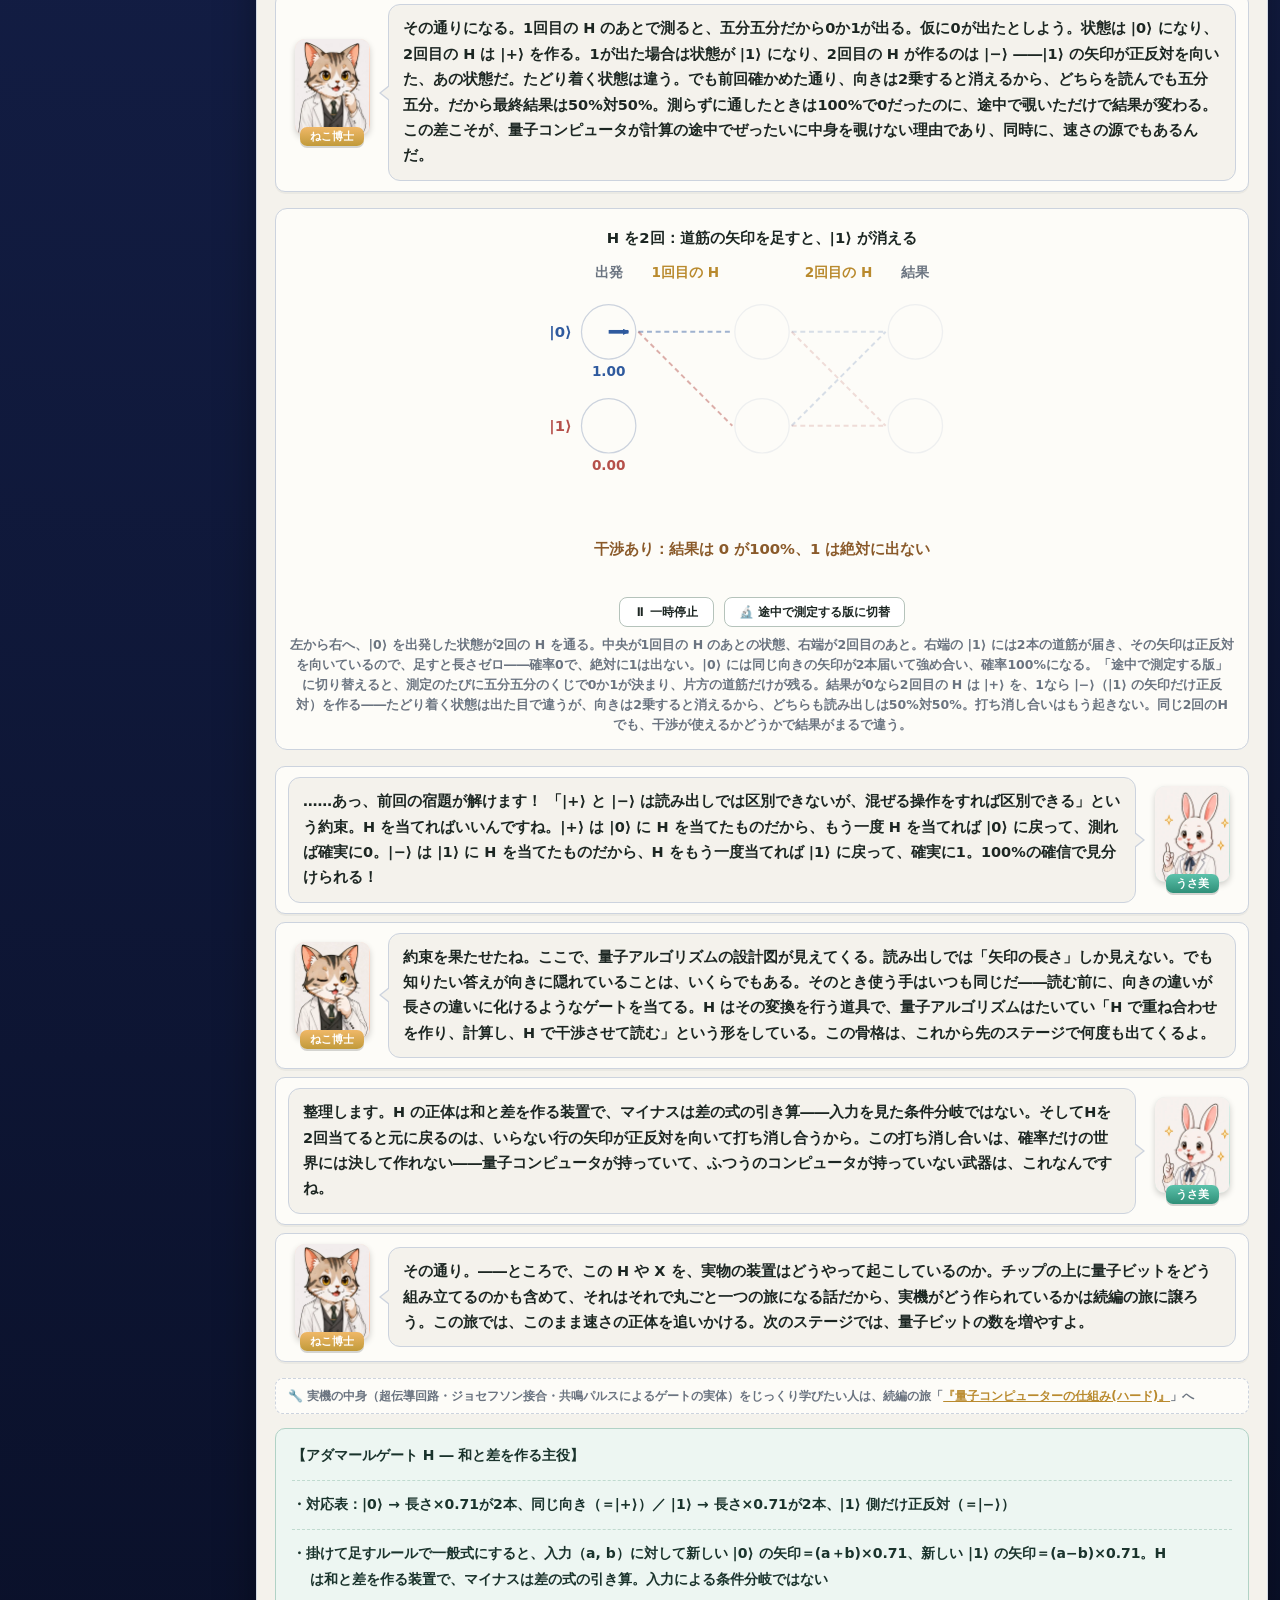
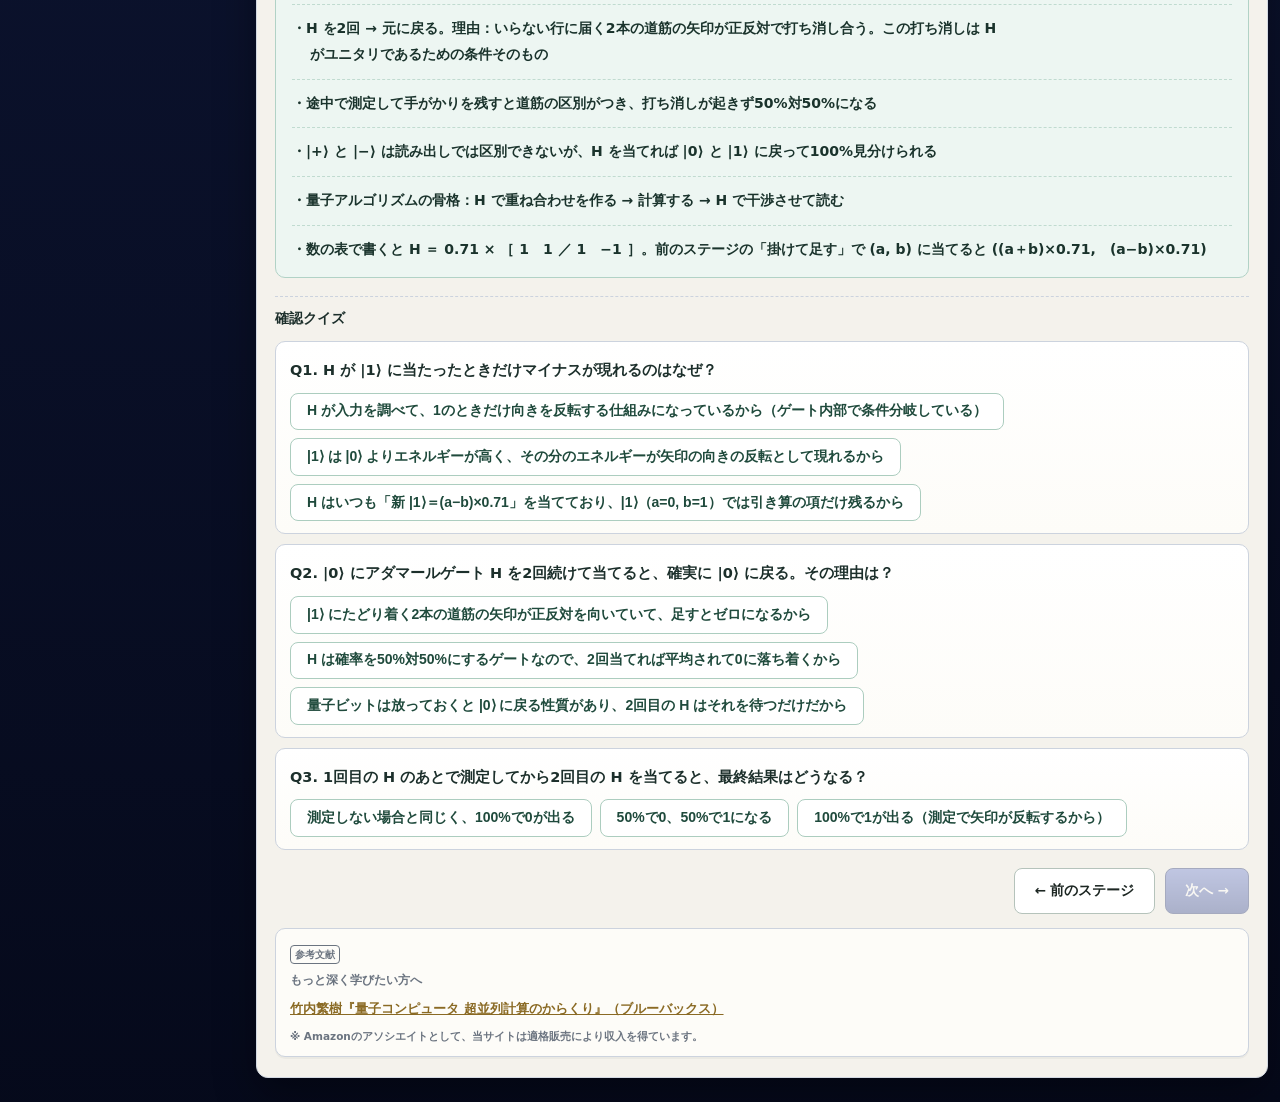
<file: stage3.html>
<!DOCTYPE html>
<html lang="ja">
<head>
<meta charset="UTF-8">
<meta name="viewport" content="width=device-width, initial-scale=1.0">
<meta name="theme-color" content="#16224e">
<!-- Google tag (gtag.js) -->
<script async src="https://www.googletagmanager.com/gtag/js?id=G-9RTQCP2HXM"></script>
<script>
  window.dataLayer = window.dataLayer || [];
  function gtag(){dataLayer.push(arguments);}
  gtag('js', new Date());
  gtag('config', 'G-9RTQCP2HXM');
</script>
<title>STAGE3 アダマールゲート ― 量子コンピュータはなぜ速いのか</title>
<meta name="description" content="量子計算の主役アダマールゲート（H）の正体は「和と差を作る装置」。条件分岐に見えるマイナスの正体を掛け算のルールから解き、Hを2回当てると打ち消し合いで元に戻ること、途中で測定すると干渉が壊れることまで、道筋の計算で確かめる。">
<link rel="canonical" href="https://quantum-mechanics.habatakijuku.com/quantum-computer/stage3">
<meta property="og:type" content="article">
<meta property="og:site_name" content="量子コンピュータはなぜ速いのか">
<meta property="og:locale" content="ja_JP">
<meta property="og:title" content="STAGE3 アダマールゲート ― 量子コンピュータはなぜ速いのか">
<meta property="og:description" content="Hの正体は「和と差を作る装置」。マイナスは条件分岐ではなく、差の式の引き算だった。">
<meta property="og:url" content="https://quantum-mechanics.habatakijuku.com/quantum-computer/stage3">
<meta property="og:image" content="https://quantum-mechanics.habatakijuku.com/quantum-computer/images/ogp.png">
<meta property="og:image:width" content="1200">
<meta property="og:image:height" content="630">
<meta name="twitter:card" content="summary_large_image">
<link rel="icon" type="image/png" href="images/favicon.png">
<link rel="stylesheet" href="design-system.css">
<style>
  .qc-svg .label{fill:var(--muted);font-size:11px;font-weight:700}
  .qc-svg .strong{fill:var(--ink);font-size:12px;font-weight:900}
  .qc-svg .accent{fill:#b98a2e;font-size:11px;font-weight:900}
  .anim-ctrl{display:flex;align-items:center;gap:10px;justify-content:center;margin-top:10px;flex-wrap:wrap}
  .anim-ctrl input[type=range]{flex:1;max-width:280px;min-width:140px;accent-color:#3f5198}
  .anim-ctrl .btn{padding:.35rem .9rem;font-size:12px}
  .anim-ctrl .ctrl-label{font-size:11px;color:var(--muted);font-weight:700}
  .readout{display:flex;flex-wrap:wrap;gap:4px 16px;justify-content:center;margin-top:8px;font-size:12px;font-weight:700;color:var(--ink)}
  .readout b{font-weight:900;font-variant-numeric:tabular-nums;color:inherit}
  .sister-link{font-size:12px;font-weight:700;color:var(--muted);background:var(--paper2);border:1px dashed var(--line);border-radius:8px;padding:7px 12px;margin:6px 0 14px}
  .sister-link a{color:#b98a2e;font-weight:800}
</style>
</head>
<body>
<div class="app-shell side-collapsed" id="app-shell">
  <header class="game-header">
    <div class="brand">
      <div class="brand-title"><a class="head-reset home-badge" href="index.html" title="トップへ" aria-label="トップへ">💠</a> <span>量子コンピュータはなぜ速いのか</span></div>
      <div class="brand-sub">STAGE 3 ― アダマールゲート ―</div>
    </div>
    <div class="head-progress-wrap">
      <div class="head-progress-label" id="progress-label">クリア 0 / 8</div>
      <div class="head-progress" role="progressbar" aria-label="クリア済みステージ数" aria-valuemin="0" aria-valuemax="8" aria-valuenow="0"><div class="head-progress-fill" id="progress-fill" style="width:0%"></div></div>
    </div>
    <div class="header-actions">
      <a class="head-reset" href="https://quantum-mechanics.habatakijuku.com/" title="量子力学、冒険の書（シリーズマップ）へ">🗺️ マップ</a>
      <button class="head-reset" id="btn-reset-all">🔄 最初から</button>
      <button class="head-reset" id="head-nav-toggle" title="ステージ一覧の表示切替">☰ ナビ</button>
    </div>
  </header>

  <div class="game-layout">
    <div class="side-backdrop" id="side-backdrop"></div>
    <aside class="side-panel">
      <div class="side-head">
        <button class="side-toggle" id="sidebar-toggle" title="ステージ一覧の表示切替" aria-label="ステージ一覧の表示切替">☰</button>
        <span class="side-head-text">📚 ステージ一覧</span>
      </div>
      <div class="side-list" id="side-list"></div>
    </aside>

    <main class="main-area">
      <div class="chapter-head">
        <span class="chapter-badge">STAGE 3</span><h1 class="chapter-title">アダマールゲート</h1>
        <div class="chapter-sub">和と差を作る主役</div>
      </div>

      <div class="mission-box">
        <div class="mission-label">🎯 ミッション</div>
        <div class="mission-text">量子計算の主役・アダマールゲート（H）の正体を、前のステージの掛け算のルールから「和と差を作る装置」として導こう。Hを2回当てると打ち消し合いで元に戻ること、途中で測定すると干渉が壊れることまで、自分の手で計算できれば合格。</div>
        <span class="mission-status" id="mission-status">未達成</span>
      </div>

      <div class="dialogue-scene">
        <div class="dialog-row">
          <div class="dialog-character">
            <div class="dialog-avatar mentor"><img src="images/cat.webp" width="300" height="386" alt=""></div>
            <div class="dialog-name mentor">ねこ博士</div>
          </div>
          <div class="dialog-bubble">前のステージで、ゲートは「2列の対応表」で完全に決まり、当て方は「掛けて足す」の1つだけ、と確かめた。今日はその道具立てで、この旅を通じていちばん働く主役を紹介しよう。<strong>アダマールゲート</strong>、記号では H だ。対応表はこうだよ。<br>・<strong>|0⟩ の行き先</strong>：|0⟩ の矢印と |1⟩ の矢印が、どちらも長さ×0.71（√2分の1倍）で<strong>同じ向き</strong>の状態。これが |+⟩ だね。<br>・<strong>|1⟩ の行き先</strong>：|0⟩ の矢印は長さ×0.71でそのままの向き、<strong>|1⟩ の矢印は長さ×0.71で正反対の向き</strong>。これが |−⟩ だ。<br>つまり H は、はっきりした0や1を「五分五分の重ね合わせ」に変えるゲート。そして |0⟩ から作った |+⟩ と |1⟩ から作った |−⟩ では、<strong>向きの付き方が違う</strong>。ここに、あとで効いてくる仕掛けが隠れている。</div>
        </div>
        <div class="dialog-row right">
          <div class="dialog-character">
            <div class="dialog-avatar student"><img src="images/rabbitThink.webp" width="300" height="386" alt=""></div>
            <div class="dialog-name student">うさ美</div>
          </div>
          <div class="dialog-bubble">気持ち悪いところがあります。X や Z は「入れ替える」「反転する」と一言で言えたのに、H は「0が入ってきたら両方そのまま、1が入ってきたら片方に−」……まるでゲートが入力を見て<strong>条件分岐</strong>しているみたいです。ゲートは掛けて足すだけの機械のはずなのに、H だけ「もし〜なら」で動いているんですか？</div>
        </div>
        <div class="dialog-row">
          <div class="dialog-character">
            <div class="dialog-avatar mentor"><img src="images/catThink.webp" width="300" height="386" alt=""></div>
            <div class="dialog-name mentor">ねこ博士</div>
          </div>
          <div class="dialog-bubble">その気持ち悪さは正しい。そして答えは「分岐はしていない」だ。確かめよう。一般の入力（|0⟩ の矢印 a、|1⟩ の矢印 b）に、前のステージの<strong>掛けて足すルール</strong>で H の2列を当ててごらん。<br>a×（|0⟩ の行き先）＋ b×（|1⟩ の行き先）を行ごとに整理すると――<br>・新しい |0⟩ の矢印 ＝ a×0.71 ＋ b×0.71 ＝ <strong>(a＋b)×0.71</strong><br>・新しい |1⟩ の矢印 ＝ a×0.71 − b×0.71 ＝ <strong>(a−b)×0.71</strong><br>H の正体は、これで全部だ。<strong>和と差を作る装置</strong>――どんな入力にも、常にこの同じ2行の式を当てているだけ。「もし〜なら」はどこにもない。</div>
        </div>
        <div class="dialog-row right">
          <div class="dialog-character">
            <div class="dialog-avatar student"><img src="images/rabbit.webp" width="300" height="386" alt=""></div>
            <div class="dialog-name student">うさ美</div>
          </div>
          <div class="dialog-bubble">なるほど……！ 代入して確かめます。|0⟩ は（a=1, b=0）だから、和＝0.71、差＝0.71で両方プラス――|+⟩ です。|1⟩ は（a=0, b=1）だから、和＝0.71、差＝<strong>−0.71</strong>――|−⟩ です。<br>つまりマイナスは「1のときだけ発動する分岐」ではなくて、<strong>差の式 (a−b) が最初から持っている引き算</strong>なんですね。|1⟩ を入れたとき（a=0）に、たまたま引き算の項だけが残るから、−が「見えた」だけ。同じ式が、どんな重ね合わせを入れても動く。すっきりしました。</div>
        </div>
        <div class="dialog-row">
          <div class="dialog-character">
            <div class="dialog-avatar mentor"><img src="images/cat.webp" width="300" height="386" alt=""></div>
            <div class="dialog-name mentor">ねこ博士</div>
          </div>
          <div class="dialog-bubble">その通り。では、この主役の腕前が現れる最初のお題だ。<strong>|0⟩ に H を2回続けて当てると、最後はどんな状態になるか</strong>――計算で答えを出してごらん。</div>
        </div>
      </div>

      <div class="dialogue-scene">
        <div class="dialog-row right">
          <div class="dialog-character">
            <div class="dialog-avatar student"><img src="images/rabbitThink.webp" width="300" height="386" alt=""></div>
            <div class="dialog-name student">うさ美</div>
          </div>
          <div class="dialog-bubble">1回目で |0⟩ が五分五分になって、2回目でもっと混ざる……いえ、待ってください。混ぜるものがもう混ざっているのだから、そう単純ではないですね。ちゃんと計算してみます。</div>
        </div>
        <div class="dialog-row">
          <div class="dialog-character">
            <div class="dialog-avatar mentor"><img src="images/catThink.webp" width="300" height="386" alt=""></div>
            <div class="dialog-name mentor">ねこ博士</div>
          </div>
          <div class="dialog-bubble">いい着眼だ。計算の前に、いま導いた和と差の式を「配る」絵で言い直しておくと手が動かしやすい。H は<strong>倍率の装置</strong>だと思うといい。「入ってきた矢印の<strong>0.71倍</strong>を、|0⟩ 行と |1⟩ 行のそれぞれに配る」――長さ1の矢印が入れば0.71ずつ、長さ0.71の矢印が入ればその0.71倍が配られる。<br>向きも式の通りだ。|0⟩ 行に配る分は<strong>和 (a＋b)</strong> の項だから、いつもそのままの向き。|1⟩ 行に配る分は<strong>差 (a−b)</strong> の項だから、<strong>|1⟩ から来た分だけが引き算＝正反対の向き</strong>になる。マイナスがつくのは、この1か所だけだよ。</div>
        </div>
        <div class="dialog-row right">
          <div class="dialog-character">
            <div class="dialog-avatar student"><img src="images/rabbitThink.webp" width="300" height="386" alt=""></div>
            <div class="dialog-name student">うさ美</div>
          </div>
          <div class="dialog-bubble">配り方は分かりました。でも最後に、行き先が同じものが2つずつ届きますよね。それは<strong>足していい</strong>んですか。</div>
        </div>
        <div class="dialog-row">
          <div class="dialog-character">
            <div class="dialog-avatar mentor"><img src="images/cat.webp" width="300" height="386" alt=""></div>
            <div class="dialog-name mentor">ねこ博士</div>
          </div>
          <div class="dialog-bubble">足していい。そこで『<a href="https://quantum-mechanics.habatakijuku.com/decoherence-quest/" target="_blank" rel="noopener" style="color:#2f5a9e;text-decoration:underline">デコヒーレンスと量子消しゴム</a>』の足し算ルールの前半、<strong>「区別がつかない道筋は、矢印を足してから2乗」</strong>がそのまま効くんだ。|0⟩ から出発して最後に |1⟩ にたどり着く道筋は2本ある。「途中で |0⟩ を経由する道筋」と「途中で |1⟩ を経由する道筋」だね。1回目の H のあと、きみはどちらを経由したかを知らないし、その手がかりは宇宙のどこにも残っていない。<strong>終わり方まで含めて区別がつかない</strong>。だから2乗する前に、矢印のまま足す。</div>
        </div>
        <div class="dialog-row right">
          <div class="dialog-character">
            <div class="dialog-avatar student"><img src="images/rabbit.webp" width="300" height="386" alt=""></div>
            <div class="dialog-name student">うさ美</div>
          </div>
          <div class="dialog-bubble">分かりました。では計算します。<br>さきほどの「0.71倍を配る」というのは、<strong>拡大コピー機と同じ</strong>ですね。0.71倍のコピー機に2回通したら、倍率は足し算ではなく<strong>掛け算</strong>で0.71×0.71＝0.5倍になる。<br>1回目の H のあと、|0⟩ の矢印も |1⟩ の矢印も長さ0.71で同じ向き。ここから2回目です。<br>まず<strong>途中 |0⟩ を経由した道筋</strong>。長さ0.71の矢印に0.71倍がかかるので、|0⟩ 行にも |1⟩ 行にも<strong>0.5</strong>ずつ、どちらもそのままの向きで届きます。<br>次に<strong>途中 |1⟩ を経由した道筋</strong>。同じく0.5ずつですが、こちらは入り口が |1⟩ なので、|1⟩ 行に届く分だけが<strong>正反対の向き</strong>になる。<br>最後に、行き先が同じものどうしを足します。|0⟩ 行に届いたのは0.5と0.5で、どちらも同じ向きだから 0.5＋0.5＝<strong>1</strong>。|1⟩ 行に届いたのは0.5と、正反対の0.5……<strong>足すとゼロ</strong>！ 消えました。つまり2回の H で、状態はぴったり |0⟩ に戻る。</div>
        </div>
      </div>
      <div class="diagram-box">
        <svg class="qc-svg" viewBox="0 0 372 372" width="100%" role="img" aria-label="アダマールゲートを2回当てる計算を行列の掛け算で書いた図。1回目：H の表 0.71×［1 1／1 −1］を入力 (1, 0) に当てると (0.71, 0.71)。2回目：同じ表を (0.71, 0.71) に当てると、上の行は 0.71×0.71＋0.71×0.71＝1、下の行は 0.71×0.71−0.71×0.71＝0。2回目に現れる4つの掛け算が4本の道筋で、下の行の2つ目の掛け算だけがマイナスになるので打ち消し合う">
          <text class="strong" x="186" y="16" text-anchor="middle">H を2回：行列で書くと、4本の道筋は4つの掛け算</text>
          <text class="accent" x="14" y="40" text-anchor="start">1回目：|0⟩ ＝ (1, 0) に当てる</text>
          <text class="strong" x="48" y="83" text-anchor="end">0.71×</text><path d="M58 50 h-6 v52 h6" fill="none" stroke="var(--ink)" stroke-width="1.4"/><path d="M104 50 h6 v52 h-6" fill="none" stroke="var(--ink)" stroke-width="1.4"/><text class="strong" x="68" y="70" text-anchor="middle" style="fill:#2f6fa6">1</text><text class="strong" x="94" y="70" text-anchor="middle" style="fill:#2f6fa6">1</text><text class="strong" x="68" y="94" text-anchor="middle" style="fill:#c8663f">1</text><text class="strong" x="94" y="94" text-anchor="middle" style="fill:#c8663f">−1</text><path d="M128 50 h-6 v52 h6" fill="none" stroke="var(--ink)" stroke-width="1.4"/><path d="M150 50 h6 v52 h-6" fill="none" stroke="var(--ink)" stroke-width="1.4"/><text class="strong" x="139" y="70" text-anchor="middle">1</text><text class="strong" x="139" y="94" text-anchor="middle">0</text>
          <text class="strong" x="172" y="83" text-anchor="middle">＝</text>
          <path d="M192 50 h-6 v52 h6" fill="none" stroke="var(--ink)" stroke-width="1.4"/><path d="M298 50 h6 v52 h-6" fill="none" stroke="var(--ink)" stroke-width="1.4"/><text class="strong" x="245" y="70" text-anchor="middle" style="font-size:11px">0.71×1 ＋ 0.71×0</text><text class="strong" x="245" y="94" text-anchor="middle" style="font-size:11px">0.71×1 ＋ (−0.71)×0</text>
          <text class="strong" x="318" y="83" text-anchor="middle">＝</text>
          <path d="M334 50 h-6 v52 h6" fill="none" stroke="var(--ink)" stroke-width="1.4"/><path d="M356 50 h6 v52 h-6" fill="none" stroke="var(--ink)" stroke-width="1.4"/><text class="strong" x="345" y="70" text-anchor="middle">0.71</text><text class="strong" x="345" y="94" text-anchor="middle">0.71</text>
          <text class="accent" x="14" y="142" text-anchor="start">2回目：出てきた (0.71, 0.71) に同じ表を当てる</text>
          <text class="strong" x="48" y="185" text-anchor="end">0.71×</text><path d="M58 152 h-6 v52 h6" fill="none" stroke="var(--ink)" stroke-width="1.4"/><path d="M104 152 h6 v52 h-6" fill="none" stroke="var(--ink)" stroke-width="1.4"/><text class="strong" x="68" y="172" text-anchor="middle" style="fill:#2f6fa6">1</text><text class="strong" x="94" y="172" text-anchor="middle" style="fill:#2f6fa6">1</text><text class="strong" x="68" y="196" text-anchor="middle" style="fill:#c8663f">1</text><text class="strong" x="94" y="196" text-anchor="middle" style="fill:#c8663f">−1</text><path d="M128 152 h-6 v52 h6" fill="none" stroke="var(--ink)" stroke-width="1.4"/><path d="M150 152 h6 v52 h-6" fill="none" stroke="var(--ink)" stroke-width="1.4"/><text class="strong" x="139" y="172" text-anchor="middle">0.71</text><text class="strong" x="139" y="196" text-anchor="middle">0.71</text>
          <text class="strong" x="172" y="185" text-anchor="middle">＝</text>
          <path d="M192 152 h-6 v52 h6" fill="none" stroke="var(--ink)" stroke-width="1.4"/><path d="M340 152 h6 v52 h-6" fill="none" stroke="var(--ink)" stroke-width="1.4"/>
          <text class="strong" x="200" y="172" text-anchor="start" style="fill:#2f6fa6">0.71×0.71</text><text class="strong" x="266" y="172" text-anchor="start">＋</text><text class="strong" x="282" y="172" text-anchor="start" style="fill:#2f6fa6">0.71×0.71</text>
          <text class="strong" x="200" y="196" text-anchor="start" style="fill:#c8663f">0.71×0.71</text><text class="strong" x="266" y="196" text-anchor="start">−</text><text class="strong" x="282" y="196" text-anchor="start" style="fill:#c8433f">0.71×0.71</text>
          <text class="label" x="222" y="158" text-anchor="middle">①</text><text class="label" x="304" y="158" text-anchor="middle">②</text>
          <text class="label" x="222" y="214" text-anchor="middle">③</text><text class="label" x="304" y="214" text-anchor="middle" style="fill:#c8433f">④ マイナス</text>
          <text class="label" x="186" y="238" text-anchor="middle">＝ (0.5＋0.5,　0.5−0.5) ＝ (1, 0)　→ ぴったり |0⟩ に戻る</text>
          <line x1="14" y1="252" x2="358" y2="252" stroke="var(--line)" stroke-width="1"/>
          <text class="accent" x="14" y="272" text-anchor="start">4つの掛け算 ＝ 4本の道筋</text>
          <text class="label" x="14" y="292" text-anchor="start" style="fill:#2f6fa6">① 途中 |0⟩ を経由して |0⟩ へ　　② 途中 |1⟩ を経由して |0⟩ へ</text>
          <text class="label" x="14" y="309" text-anchor="start" style="fill:#c8663f">③ 途中 |0⟩ を経由して |1⟩ へ　　④ 途中 |1⟩ を経由して |1⟩ へ</text>
          <text class="label" x="14" y="329" text-anchor="start">左の数 × 途中の矢印（1回目の結果）を、行き先の行ごとに足す</text>
          <text class="label" x="14" y="348" text-anchor="start" style="fill:#c8433f">④ だけ表の −1 を拾って正反対 → |1⟩ 行は 0.5−0.5＝0（打ち消し）</text>
          <text class="label" x="14" y="364" text-anchor="start" style="fill:#2f6fa6">|0⟩ 行は 0.5＋0.5＝1（強め合い）</text>
        </svg>
        <div class="diagram-caption">H を2回当てる計算を、前のステージの<strong>行列の掛け算</strong>で書いたもの。H の表は 0.71×［1　1／1　−1］。<strong>1回目</strong>は (1, 0) に当てて (0.71, 0.71)。<strong>2回目</strong>は同じ表を (0.71, 0.71) に当てる。ここで現れる4つの掛け算が、そのまま<strong>4本の道筋</strong>（表のどの数 × 途中のどの矢印か）。どれも 0.71×0.71＝0.5 だが、④だけ表の −1 を拾って正反対の向きになるので、|1⟩ 行は 0.5−0.5＝0 で打ち消し合い、|0⟩ 行は 0.5＋0.5＝1 で強め合う。マイナス1個の置き場所だけが、この結果を作っている。</div>
      </div>

      <div class="dialogue-scene">
        <div class="dialog-row">
          <div class="dialog-character">
            <div class="dialog-avatar mentor"><img src="images/cat.webp" width="300" height="386" alt=""></div>
            <div class="dialog-name mentor">ねこ博士</div>
          </div>
          <div class="dialog-bubble">その通り。いま、きみは量子コンピュータの心臓部をその手で動かした。和と差の式で機械的に検算しても同じだよ。1回目のあとは a＝b＝0.71だから、2回目の和は (0.71＋0.71)×0.71＝1、差は (0.71−0.71)×0.71＝<strong>0</strong>――道筋の数え上げと式の一撃が、同じ答えを出す。<br>決定的だったのは、<strong>|1⟩ にたどり着く2本の矢印が正反対を向いていて、打ち消し合った</strong>ことだね。<br>あのマイナス1個は飾りではないよ。もし向きがなくて長さだけを足していたら、|0⟩ 行も |1⟩ 行も 0.5＋0.5＝1 になる。確率は長さの2乗だから、合計は 1＋1＝2 ――読み出せば必ずどちらか一方が出るのだから、これは起こりえない。<strong>打ち消し合いは H のおまけの性質ではなく、H がユニタリであるための条件そのもの</strong>なんだ。確率だけを足していく世界には、決して作れない技だよ。</div>
        </div>
      </div>

      <div class="dialogue-scene">
        <div class="dialog-row right">
          <div class="dialog-character">
            <div class="dialog-avatar student"><img src="images/rabbitThink.webp" width="300" height="386" alt=""></div>
            <div class="dialog-name student">うさ美</div>
          </div>
          <div class="dialog-bubble">確かめたいことがあります。もし1回目の H のあとで<strong>測定してしまったら</strong>、どうなりますか。測定すれば状態は |0⟩ か |1⟩ のどちらかに決まってしまうから、2回目の H は、その決まった状態に当たることになりますよね。</div>
        </div>
        <div class="dialog-row">
          <div class="dialog-character">
            <div class="dialog-avatar mentor"><img src="images/cat.webp" width="300" height="386" alt=""></div>
            <div class="dialog-name mentor">ねこ博士</div>
          </div>
          <div class="dialog-bubble">その通りになる。1回目の H のあとで測ると、五分五分だから0か1が出る。仮に0が出たとしよう。状態は |0⟩ になり、2回目の H は |+⟩ を作る。1が出た場合は状態が |1⟩ になり、2回目の H が作るのは |−⟩ ――|1⟩ の矢印が正反対を向いた、あの状態だ。たどり着く状態は違う。でも前回確かめた通り、<strong>向きは2乗すると消える</strong>から、どちらを読んでも五分五分。だから最終結果は<strong>50%対50%</strong>。測らずに通したときは<strong>100%で0</strong>だったのに、途中で覗いただけで結果が変わる。この差こそが、量子コンピュータが計算の途中でぜったいに中身を覗けない理由であり、同時に、<strong>速さの源</strong>でもあるんだ。</div>
        </div>
      </div>

      <div class="diagram-box">
        <svg id="hh-svg" class="qc-svg" viewBox="0 0 372 288" width="100%" role="img" aria-label="アダマールゲートを2回当てたときの道筋の図。|0⟩から出発し、途中で|0⟩を経由する道筋と|1⟩を経由する道筋の2本が、最後の|1⟩で正反対の向きの矢印になって打ち消し合い、|0⟩では同じ向きで強め合う様子を示す。途中で測定する版では、くじで決まった結果に応じて|+⟩か|−⟩に至り、どちらも読み出しは五分五分になる">
          <text class="strong" x="186" y="16" text-anchor="middle">H を2回：道筋の矢印を足すと、|1⟩ が消える</text>
          <g id="hh-body"></g>
        </svg>
        <div class="anim-ctrl">
          <button type="button" class="btn" id="hh-play">⏸ 一時停止</button>
          <button type="button" class="btn" id="hh-mode">🔬 途中で測定する版に切替</button>
        </div>
        <div class="diagram-caption">左から右へ、|0⟩ を出発した状態が2回の H を通る。中央が1回目の H のあとの状態、右端が2回目のあと。<strong>右端の |1⟩ には2本の道筋が届き、その矢印は正反対を向いている</strong>ので、足すと長さゼロ――確率0で、絶対に1は出ない。|0⟩ には同じ向きの矢印が2本届いて強め合い、確率100%になる。「途中で測定する版」に切り替えると、測定のたびに五分五分のくじで0か1が決まり、片方の道筋だけが残る。結果が0なら2回目の H は |+⟩ を、1なら |−⟩（|1⟩ の矢印だけ正反対）を作る――たどり着く状態は出た目で違うが、向きは2乗すると消えるから、どちらも読み出しは50%対50%。打ち消し合いはもう起きない。<strong>同じ2回のHでも、干渉が使えるかどうかで結果がまるで違う</strong>。</div>
      </div>

      <div class="dialogue-scene">
        <div class="dialog-row right">
          <div class="dialog-character">
            <div class="dialog-avatar student"><img src="images/rabbit.webp" width="300" height="386" alt=""></div>
            <div class="dialog-name student">うさ美</div>
          </div>
          <div class="dialog-bubble">……あっ、前回の宿題が解けます！ 「|+⟩ と |−⟩ は読み出しでは区別できないが、混ぜる操作をすれば区別できる」という約束。<strong>H を当てればいい</strong>んですね。|+⟩ は |0⟩ に H を当てたものだから、もう一度 H を当てれば |0⟩ に戻って、測れば確実に0。|−⟩ は |1⟩ に H を当てたものだから、H をもう一度当てれば |1⟩ に戻って、確実に1。<strong>100%の確信で見分けられる</strong>！</div>
        </div>
        <div class="dialog-row">
          <div class="dialog-character">
            <div class="dialog-avatar mentor"><img src="images/catThink.webp" width="300" height="386" alt=""></div>
            <div class="dialog-name mentor">ねこ博士</div>
          </div>
          <div class="dialog-bubble">約束を果たせたね。ここで、量子アルゴリズムの設計図が見えてくる。読み出しでは「矢印の長さ」しか見えない。でも知りたい答えが<strong>向き</strong>に隠れていることは、いくらでもある。そのとき使う手はいつも同じだ――<strong>読む前に、向きの違いが長さの違いに化けるようなゲートを当てる</strong>。H はその変換を行う道具で、量子アルゴリズムはたいてい「H で重ね合わせを作り、計算し、H で干渉させて読む」という形をしている。この骨格は、これから先のステージで何度も出てくるよ。</div>
        </div>
        <div class="dialog-row right">
          <div class="dialog-character">
            <div class="dialog-avatar student"><img src="images/rabbit.webp" width="300" height="386" alt=""></div>
            <div class="dialog-name student">うさ美</div>
          </div>
          <div class="dialog-bubble">整理します。H の正体は<strong>和と差を作る装置</strong>で、マイナスは差の式の引き算――入力を見た条件分岐ではない。そしてHを2回当てると元に戻るのは、いらない行の矢印が<strong>正反対を向いて打ち消し合う</strong>から。この打ち消し合いは、確率だけの世界には決して作れない――<strong>量子コンピュータが持っていて、ふつうのコンピュータが持っていない武器は、これ</strong>なんですね。</div>
        </div>
        <div class="dialog-row">
          <div class="dialog-character">
            <div class="dialog-avatar mentor"><img src="images/cat.webp" width="300" height="386" alt=""></div>
            <div class="dialog-name mentor">ねこ博士</div>
          </div>
          <div class="dialog-bubble">その通り。――ところで、この H や X を、実物の装置はどうやって起こしているのか。チップの上に量子ビットをどう組み立てるのかも含めて、それはそれで丸ごと一つの旅になる話だから、実機がどう作られているかは続編の旅に譲ろう。この旅では、このまま速さの正体を追いかける。次のステージでは、量子ビットの数を増やすよ。</div>
        </div>
      </div>

      <div class="sister-link">🔧 実機の中身（超伝導回路・ジョセフソン接合・共鳴パルスによるゲートの実体）をじっくり学びたい人は、続編の旅「<a href="https://quantum-mechanics.habatakijuku.com/quantum-hardware/" target="_blank" rel="noopener">『量子コンピューターの仕組み(ハード)』</a>」へ</div>

      <div class="formula-box">
        <span class="step">【アダマールゲート H ― 和と差を作る主役】</span>
        <span class="step">・対応表：|0⟩ → 長さ×0.71が2本、同じ向き（＝|+⟩）／ |1⟩ → 長さ×0.71が2本、|1⟩ 側だけ正反対（＝|−⟩）</span>
        <span class="step">・掛けて足すルールで一般式にすると、入力（a, b）に対して<br class="wbr"><strong>新しい |0⟩ の矢印＝(a＋b)×0.71、新しい |1⟩ の矢印＝(a−b)×0.71</strong>。<br class="wbr">H は<strong>和と差を作る装置</strong>で、マイナスは差の式の引き算。入力による条件分岐ではない</span>
        <span class="step">・<strong>H を2回 → 元に戻る</strong>。理由：いらない行に届く2本の道筋の矢印が正反対で<span class="nw">打ち消し合う</span>。この打ち消しは H がユニタリであるための条件そのもの</span>
        <span class="step">・途中で測定して手がかりを残すと道筋の区別がつき、打ち消しが起きず50%対50%になる</span>
        <span class="step">・|+⟩ と |−⟩ は読み出しでは区別できないが、H を当てれば |0⟩ と |1⟩ に戻って100%見分けられる</span>
        <span class="step">・量子アルゴリズムの骨格：<strong>H で重ね合わせを作る → 計算する → H で干渉させて読む</strong></span>
        <span class="step">・数の表で書くと <strong>H ＝ 0.71 × ［ 1　1 ／ 1　−1 ］</strong>。前のステージの「掛けて足す」で (a, b) に当てると ((a＋b)×0.71,　(a−b)×0.71)</span>
      </div>

      <h2 class="quiz-head">確認クイズ</h2>
      <div class="quiz-card" data-quiz>
        <p class="quiz-q">Q1. H が |1⟩ に当たったときだけマイナスが現れるのはなぜ？</p>
        <div class="choice-list">
          <button class="choice-btn">H が入力を調べて、1のときだけ向きを反転する仕組みになっているから（ゲート内部で条件分岐している）</button>
          <button class="choice-btn">|1⟩ は |0⟩ よりエネルギーが高く、その分のエネルギーが矢印の向きの反転として現れるから</button>
          <button class="choice-btn">H はいつも「新 |1⟩＝(a−b)×0.71」を当てており、|1⟩（a=0, b=1）では引き算の項だけ残るから</button>
        </div>
        <div class="quiz-explain" hidden>正解！ H は入力を見て場合分けなどしていない。「和 (a＋b)×0.71 と差 (a−b)×0.71 を作る」という同じ式をどんな入力にも当てるだけで、マイナスは差の式が最初から持っている引き算だ。</div>
      </div>

      <div class="quiz-card" data-quiz>
        <p class="quiz-q">Q2. |0⟩ にアダマールゲート H を2回続けて当てると、確実に |0⟩ に戻る。その理由は？</p>
        <div class="choice-list">
          <button class="choice-btn">|1⟩ にたどり着く2本の道筋の矢印が正反対を向いていて、足すとゼロになるから</button>
          <button class="choice-btn">H は確率を50%対50%にするゲートなので、2回当てれば平均されて0に落ち着くから</button>
          <button class="choice-btn">量子ビットは放っておくと |0⟩ に戻る性質があり、2回目の H はそれを待つだけだから</button>
        </div>
        <div class="quiz-explain" hidden>正解！ |0⟩ 行には同じ向きの矢印が2本届いて強め合い（0.5＋0.5＝1）、|1⟩ 行には正反対の矢印が2本届いて打ち消し合う（0.5と、正反対の0.5で0）。確率だけを足す世界では、この「ゼロにする」技は絶対に使えない。</div>
      </div>

      <div class="quiz-card" data-quiz>
        <p class="quiz-q">Q3. 1回目の H のあとで測定してから2回目の H を当てると、最終結果はどうなる？</p>
        <div class="choice-list">
          <button class="choice-btn">測定しない場合と同じく、100%で0が出る</button>
          <button class="choice-btn">50%で0、50%で1になる</button>
          <button class="choice-btn">100%で1が出る（測定で矢印が反転するから）</button>
        </div>
        <div class="quiz-explain" hidden>正解！ 測定すると手がかりが残り、2本の道筋は区別がついてしまうので干渉できない。0が出ても1が出ても、そこに H を当てれば五分五分。覗いた瞬間に打ち消し合いが失われる――これが、量子計算の途中を覗いてはいけない理由だ。</div>
      </div>

      <div class="stage-nav">
        <a class="btn" href="stage2.html">← 前のステージ</a>
        <button class="btn btn-primary" id="btn-next" disabled>次へ →</button>
      </div>

      <div id="book-recommend"></div>
    </main>
  </div>
</div>

<script src="js/progress.js"></script>
<script>QC.initStagePage(3);</script>

<script>
(function(){
  // 図2: H×2 の道筋アニメ。干渉あり／途中測定ありの2モードを切り替える
  var svg = document.getElementById('hh-svg');
  var g = document.getElementById('hh-body');
  if (!svg || !g) return;
  var ns = 'http://www.w3.org/2000/svg';
  var C0 = '#2f5a9e', C1 = '#b5504a', CG = '#8a5a2a';
  var X = [62, 186, 310], Y = [88, 164];
  var R2 = Math.SQRT1_2;

  function el(name, attrs, parent) {
    var e = document.createElementNS(ns, name);
    for (var k in attrs) e.setAttribute(k, attrs[k]);
    (parent || g).appendChild(e);
    return e;
  }
  function txt(x, y, cls, content, anchor) {
    var t = el('text', {x: x, y: y, 'class': cls, 'text-anchor': anchor || 'middle'});
    t.textContent = content;
    return t;
  }
  var defs = el('defs', {});
  [['hh-a0', C0], ['hh-a1', C1]].forEach(function (p) {
    var m = el('marker', {id: p[0], viewBox: '0 0 8 8', refX: 7, refY: 4, markerWidth: 5, markerHeight: 5, markerUnits: 'userSpaceOnUse', orient: 'auto'}, defs);
    el('path', {d: 'M0 0 L8 4 L0 8 z', fill: p[1]}, m);
  });

  // 列見出し
  txt(X[0], 44, 'label', '出発');
  txt((X[0] + X[1]) / 2, 44, 'accent', '1回目の H');
  txt((X[1] + X[2]) / 2, 44, 'accent', '2回目の H');
  txt(X[2], 44, 'label', '結果');
  // 出発→中央の道筋
  el('line', {x1: X[0] + 24, y1: Y[0], x2: X[1] - 24, y2: Y[0], stroke: C0, 'stroke-width': 1.6, 'stroke-dasharray': '4 3', opacity: .45});
  el('line', {x1: X[0] + 24, y1: Y[0], x2: X[1] - 24, y2: Y[1], stroke: C1, 'stroke-width': 1.6, 'stroke-dasharray': '4 3', opacity: .45});
  // 中央→右端の道筋4本
  var links = [];
  [0, 1].forEach(function (m) {
    [0, 1].forEach(function (f) {
      links.push({m: m, f: f, line: el('line', {x1: X[1] + 24, y1: Y[m], x2: X[2] - 24, y2: Y[f], stroke: f === 0 ? C0 : C1, 'stroke-width': 1.6, 'stroke-dasharray': '4 3', opacity: .45})});
    });
  });
  // ノード
  var nodes = [];
  [0, 1, 2].forEach(function (c) {
    [0, 1].forEach(function (r) {
      var circ = el('circle', {cx: X[c], cy: Y[r], r: 22, fill: 'var(--paper2)', stroke: 'var(--line)'});
      var arr = el('line', {stroke: r === 0 ? C0 : C1, 'stroke-width': 3, 'marker-end': 'url(#' + (r === 0 ? 'hh-a0' : 'hh-a1') + ')'});
      var lab = txt(X[c], Y[r] + 36, 'accent', '');
      lab.style.fill = r === 0 ? C0 : C1;
      nodes.push({circ: circ, arr: arr, lab: lab});
    });
  });
  // 行ラベル（左端）
  [0, 1].forEach(function (i) {
    var t = txt(14, Y[i] + 4, 'strong', i === 0 ? '|0⟩' : '|1⟩', 'start');
    t.style.fill = i === 0 ? C0 : C1;
  });
  var measMark = txt(X[1], 220, 'strong', '📏 ここで測定');
  measMark.setAttribute('opacity', 0);
  var sumTxt = txt(186, 236, 'label', '');
  var sumTxt2 = txt(186, 252, 'label', '');
  var modeTxt = txt(186, 268, 'strong', '');

  function setNode(c, r, v, show) {
    var n = nodes[c * 2 + r];
    var L = 16;
    var sgn = v < 0 ? -1 : 1;
    n.arr.setAttribute('x1', X[c]); n.arr.setAttribute('y1', Y[r]);
    n.arr.setAttribute('x2', X[c] + sgn * Math.min(Math.abs(v), 1) * L);
    n.arr.setAttribute('y2', Y[r]);
    n.arr.setAttribute('opacity', (show && Math.abs(v) > 0.02) ? 1 : 0);
    n.circ.setAttribute('opacity', show ? 1 : .3);
    n.lab.textContent = show ? ((v < -0.001 ? '−' : '') + Math.abs(v).toFixed(2)) : '';
  }

  var mode = 'interfere';
  var t = 0, running = false, raf = null, auto = true;
  var reduced = window.matchMedia && window.matchMedia('(prefers-reduced-motion: reduce)').matches;
  if (reduced) auto = false;
  // 途中測定モードの測定結果。周回ごとに五分五分のくじで引き直す
  var outcome = Math.random() < 0.5 ? 0 : 1;
  var lastCycle = -1;

  function draw(phase) {
    setNode(0, 0, 1, true);
    setNode(0, 1, 0, true);
    var showMid = phase >= 1;
    var showEnd = phase >= 3;
    if (mode === 'interfere') {
      setNode(1, 0, R2, showMid);
      setNode(1, 1, R2, showMid);
      links.forEach(function (k) { k.line.setAttribute('opacity', phase >= 2 ? .85 : .18); });
      setNode(2, 0, 1, showEnd);
      setNode(2, 1, 0, showEnd);
      sumTxt.textContent = phase >= 2 ? '|0⟩へ 0.50 と 0.50 → 足して 1.00（強め合い）' : '';
      sumTxt2.textContent = phase >= 2 ? '|1⟩へ 0.50 と −0.50 → 足して 0（打ち消し合い）' : '';
      modeTxt.textContent = '干渉あり：結果は 0 が100%、1 は絶対に出ない';
      modeTxt.style.fill = CG;
    } else {
      // 測定で状態が1つに決まり、残った道筋だけが2回目の H を通る
      var collapsed = phase >= 2;
      setNode(1, 0, collapsed ? (outcome === 0 ? 1 : 0) : R2, showMid);
      setNode(1, 1, collapsed ? (outcome === 1 ? 1 : 0) : R2, showMid);
      links.forEach(function (k) {
        k.line.setAttribute('opacity', collapsed ? (k.m === outcome ? .85 : .08) : .18);
      });
      setNode(2, 0, showEnd ? R2 : 0, showEnd);
      setNode(2, 1, showEnd ? (outcome === 1 ? -R2 : R2) : 0, showEnd);
      sumTxt.textContent = phase === 2
        ? '測定：五分五分のくじで ' + outcome + ' が出た'
        : phase >= 3
          ? (outcome === 0
            ? '結果0 → 2回目の H は |+⟩ を作る'
            : '結果1 → 2回目の H は |−⟩（|1⟩ が正反対）')
          : '';
      sumTxt2.textContent = phase === 2
        ? '状態は |' + outcome + '⟩ に決まり、もう一方の道筋は消える'
        : phase >= 3 ? '読み出しは 0 と 1 が50%ずつ' : '';
      modeTxt.textContent = '途中で測定：どちらが出ても、読み出しは 0 と 1 が50%ずつ';
      modeTxt.style.fill = C1;
    }
    measMark.setAttribute('opacity', (mode === 'measure' && phase >= 1) ? 1 : 0);
  }

  function loop() {
    if (!running) return;
    if (auto) {
      t += 0.016;
      var cyc = Math.floor(t / 4.8);
      if (cyc !== lastCycle) { lastCycle = cyc; outcome = Math.random() < 0.5 ? 0 : 1; }
      draw(Math.floor((t % 4.8) / 1.2));
    }
    raf = requestAnimationFrame(loop);
  }
  var playBtn = document.getElementById('hh-play');
  function setBtn() { if (playBtn) playBtn.textContent = auto ? '⏸ 一時停止' : '▶ 自動再生'; }
  if (playBtn) playBtn.addEventListener('click', function () {
    auto = !auto; setBtn();
    if (!auto) draw(3);
  });
  setBtn();
  var modeBtn = document.getElementById('hh-mode');
  if (modeBtn) modeBtn.addEventListener('click', function () {
    mode = (mode === 'interfere') ? 'measure' : 'interfere';
    modeBtn.textContent = (mode === 'interfere') ? '🔬 途中で測定する版に切替' : '✨ 干渉する版に戻す';
    draw(auto ? Math.floor((t % 4.8) / 1.2) : 3);
  });
  draw(reduced ? 3 : 0);
  if ('IntersectionObserver' in window) {
    new IntersectionObserver(function (es) {
      if (es[0].isIntersecting && !running) { running = true; loop(); }
      else if (!es[0].isIntersecting && running) { running = false; if (raf) cancelAnimationFrame(raf); }
    }, {threshold: 0.15}).observe(svg);
  } else { running = true; loop(); }
})();
</script>

<script src="https://my.habatakijuku.com/sync.js" defer></script>
</body>
</html>
</file>
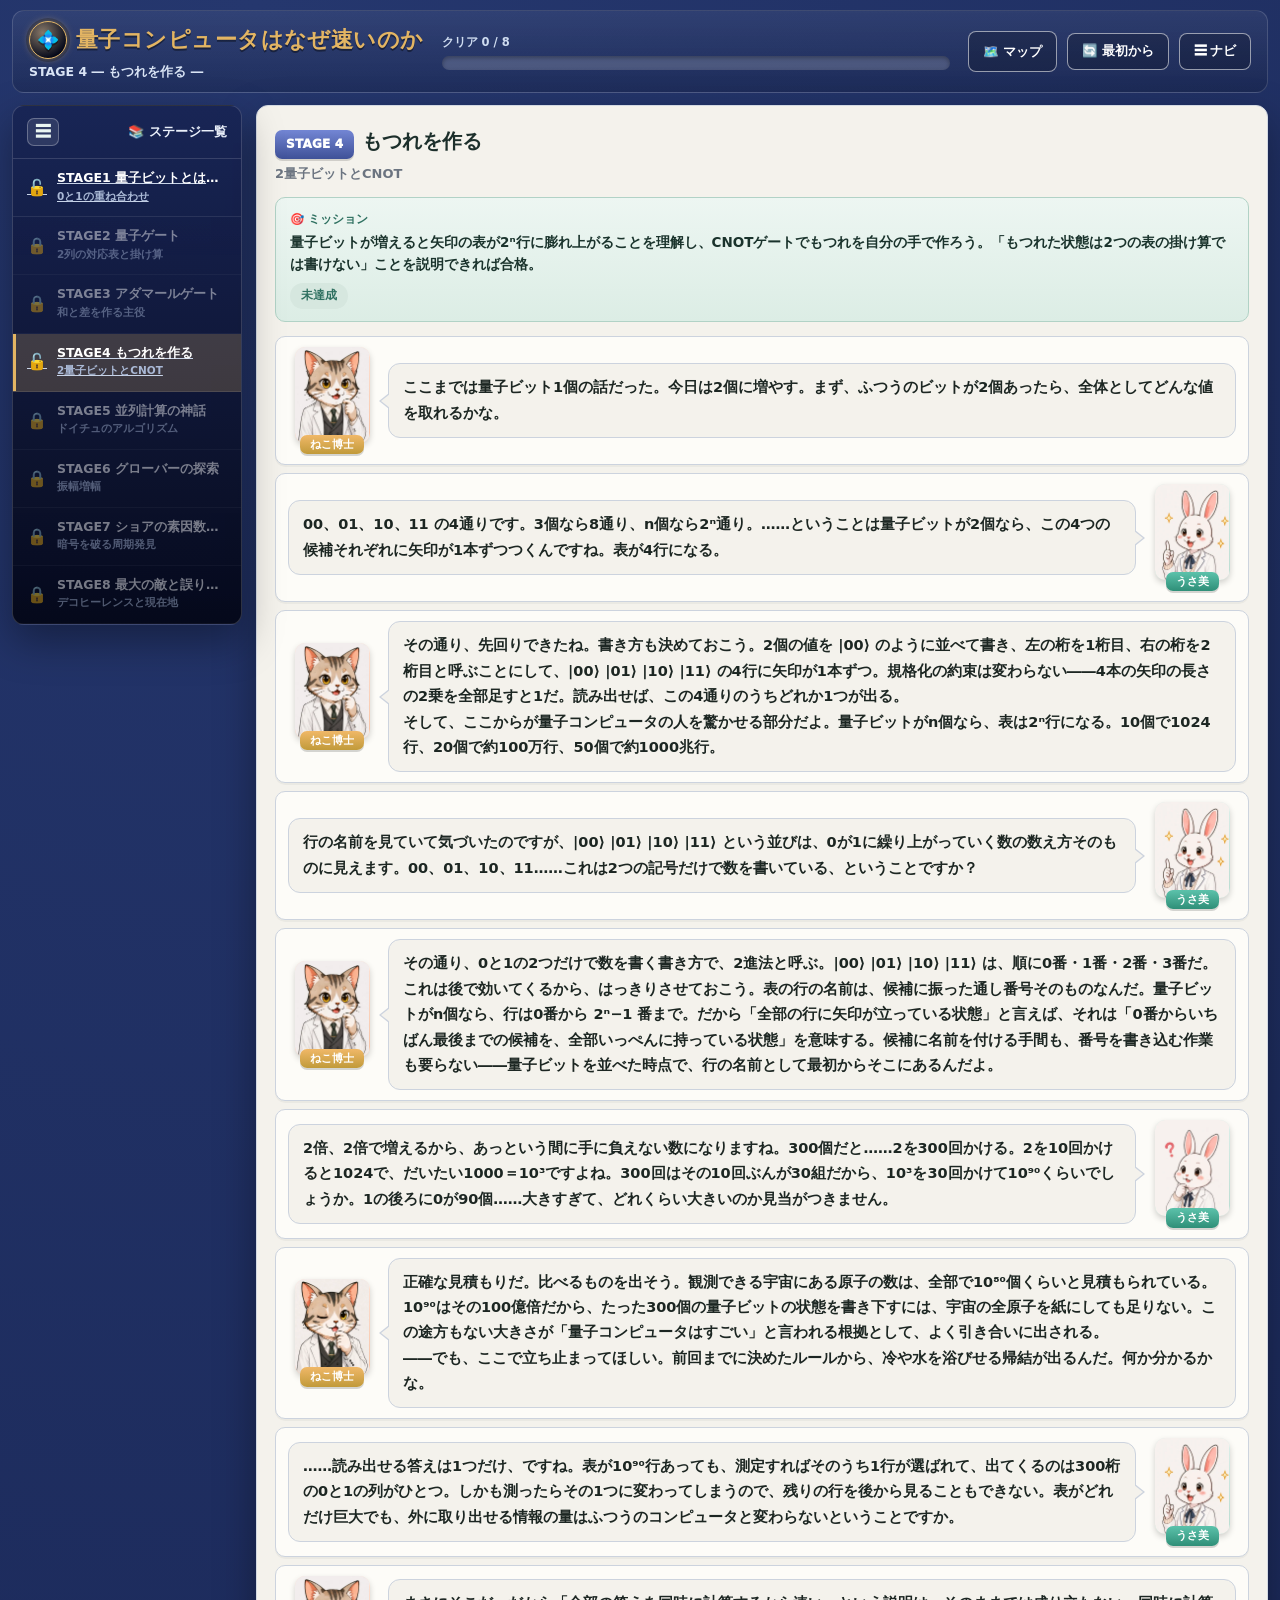
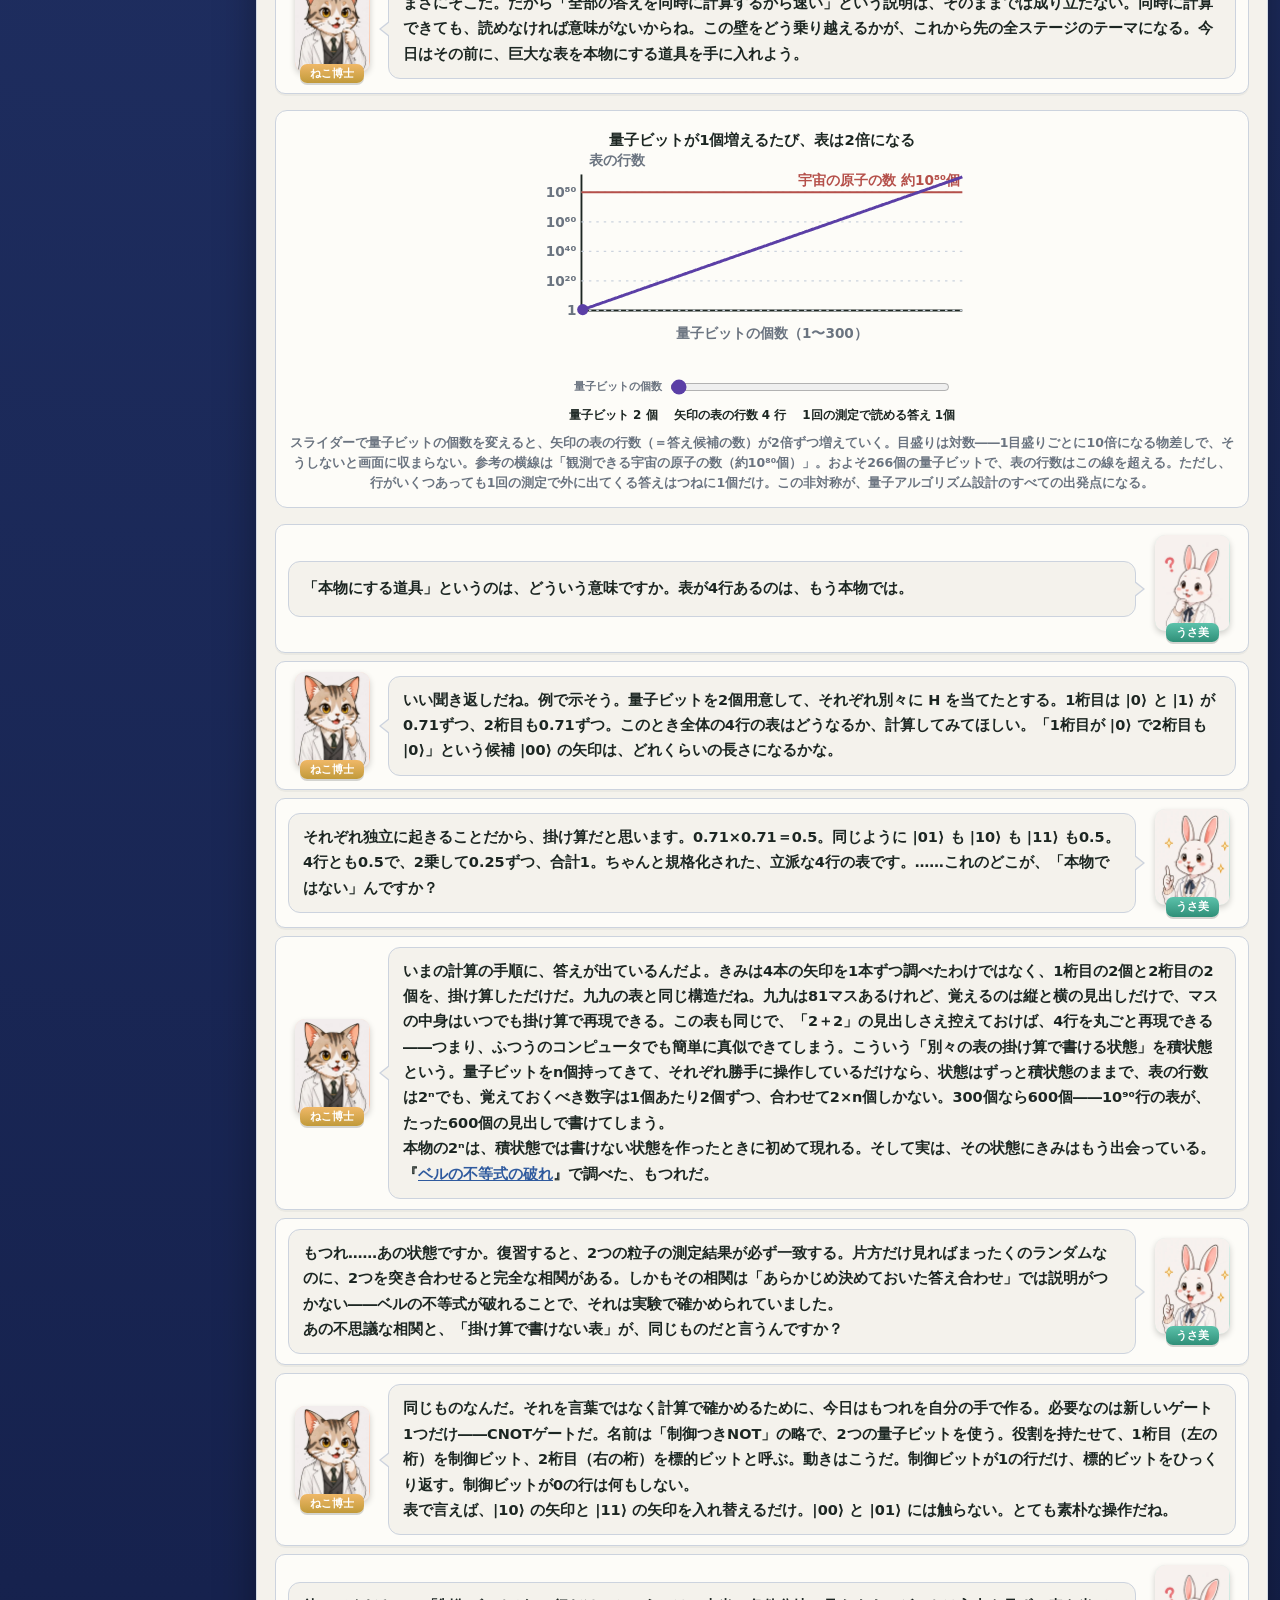
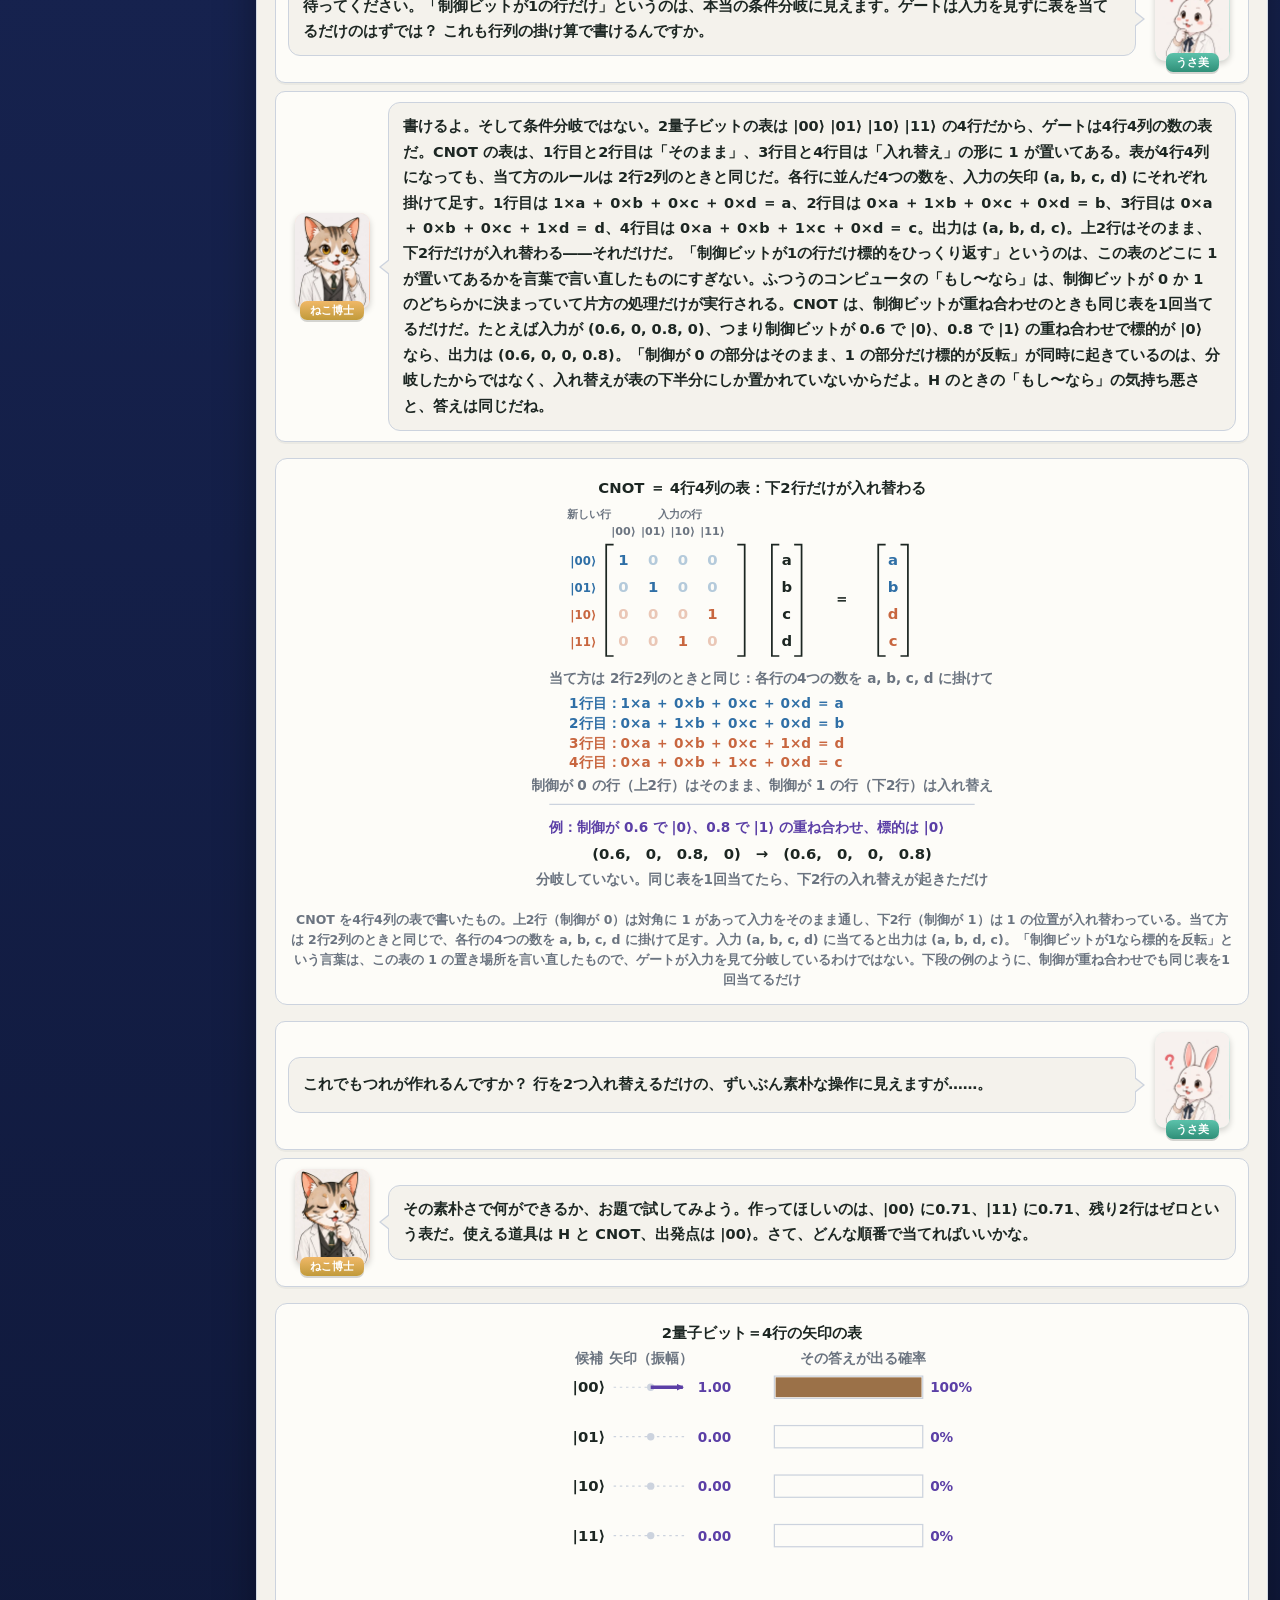
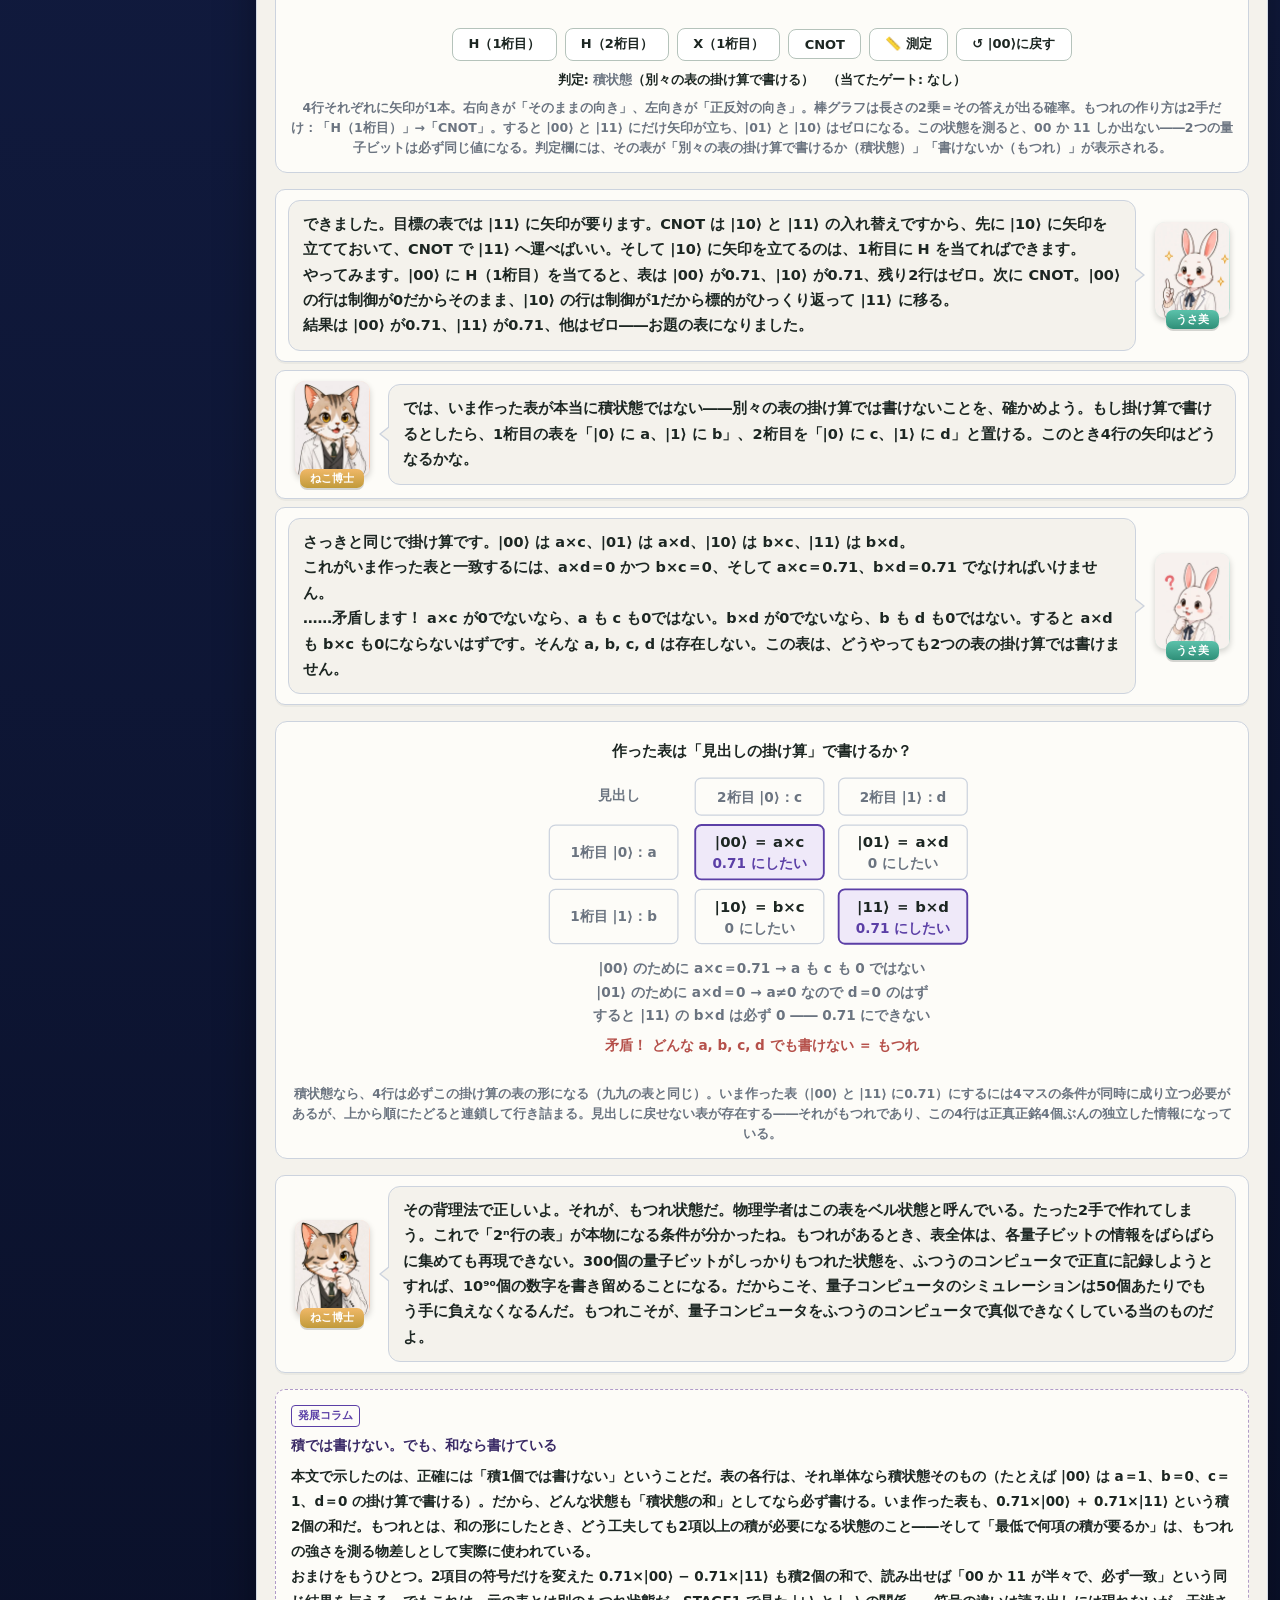
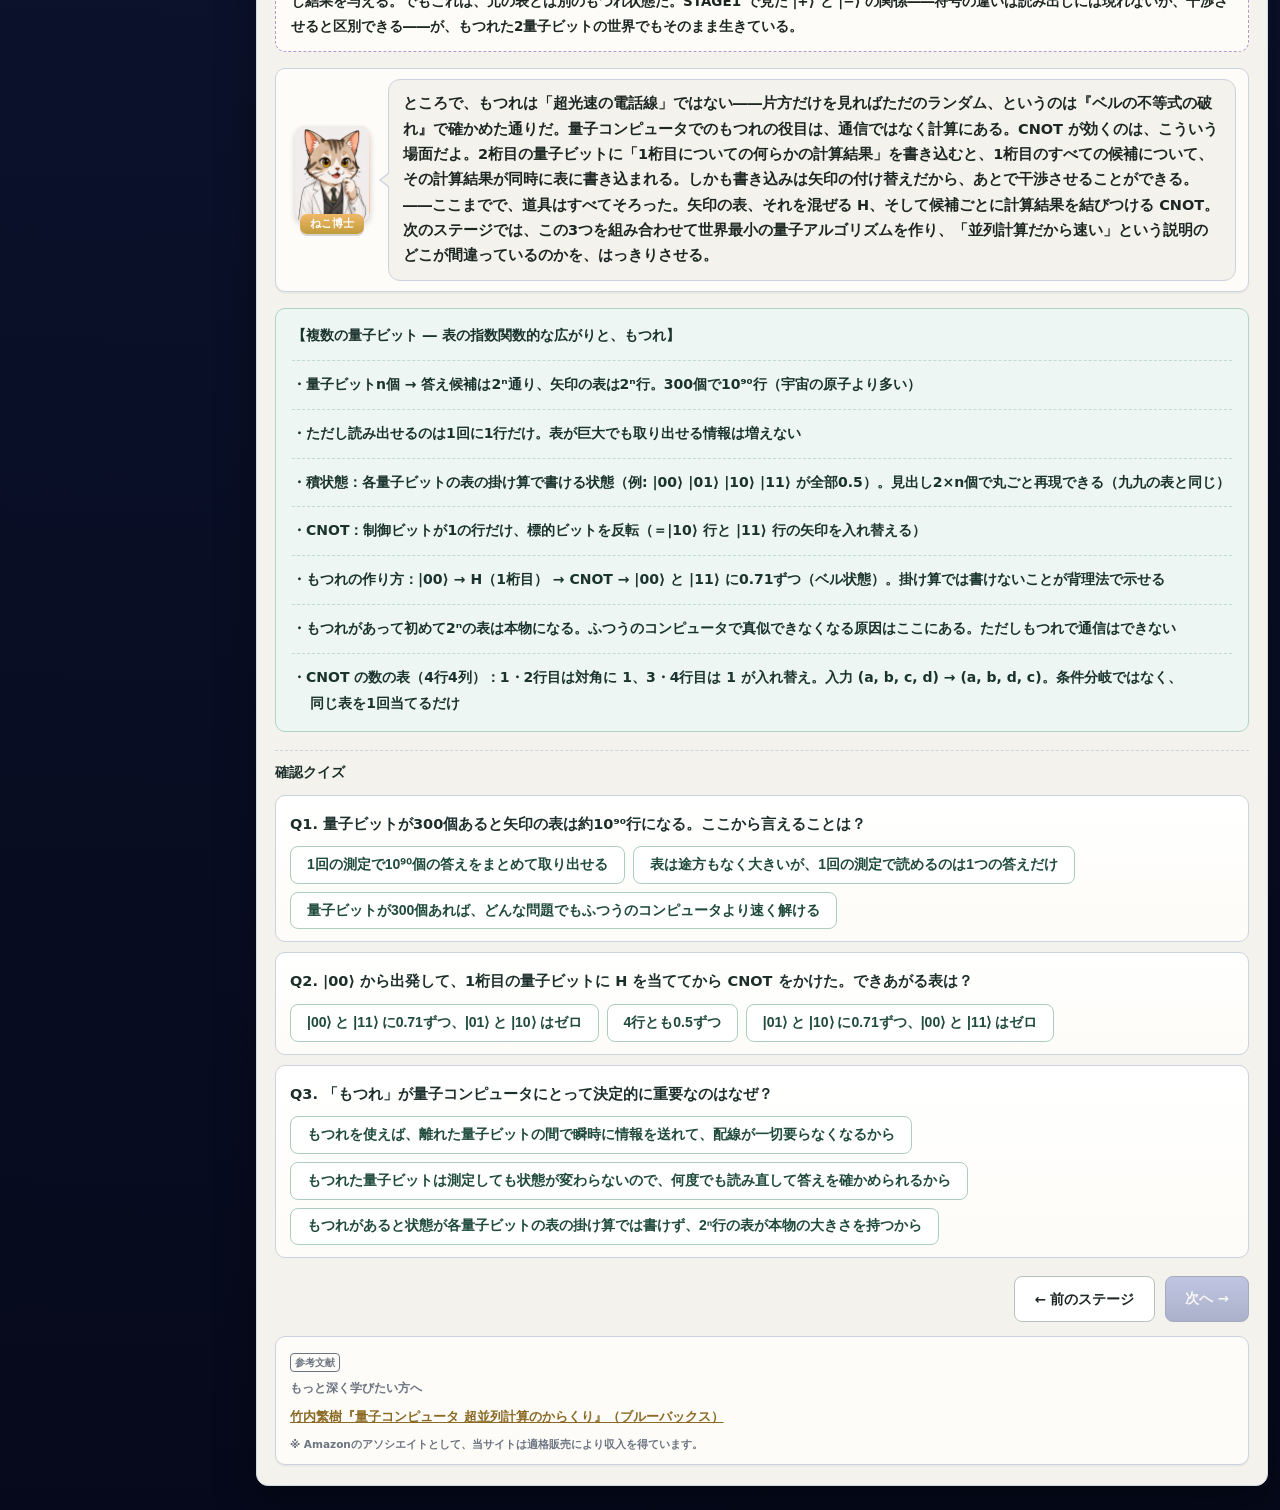
<file: stage4.html>
<!DOCTYPE html>
<html lang="ja">
<head>
<meta charset="UTF-8">
<meta name="viewport" content="width=device-width, initial-scale=1.0">
<meta name="theme-color" content="#16224e">
<!-- Google tag (gtag.js) -->
<script async src="https://www.googletagmanager.com/gtag/js?id=G-9RTQCP2HXM"></script>
<script>
  window.dataLayer = window.dataLayer || [];
  function gtag(){dataLayer.push(arguments);}
  gtag('js', new Date());
  gtag('config', 'G-9RTQCP2HXM');
</script>
<title>STAGE4 もつれを作る ― 量子コンピュータはなぜ速いのか</title>
<meta name="description" content="量子ビットが2個なら矢印は4本、n個なら2のn乗本。指数関数的に広がる一覧表の正体と、CNOTゲートでもつれを作る手順、そして「もつれは2つの表の掛け算では書けない」ことを自分の手で確かめる。指数の力と、読み出しの壁の両方を知るステージ。">
<link rel="canonical" href="https://quantum-mechanics.habatakijuku.com/quantum-computer/stage4">
<meta property="og:type" content="article">
<meta property="og:site_name" content="量子コンピュータはなぜ速いのか">
<meta property="og:locale" content="ja_JP">
<meta property="og:title" content="STAGE4 もつれを作る ― 量子コンピュータはなぜ速いのか">
<meta property="og:description" content="量子ビット2個で矢印は4本、300個で宇宙の原子より多い。CNOTでもつれを作り、指数の力と読み出しの壁を知る。">
<meta property="og:url" content="https://quantum-mechanics.habatakijuku.com/quantum-computer/stage4">
<meta property="og:image" content="https://quantum-mechanics.habatakijuku.com/quantum-computer/images/ogp.png">
<meta property="og:image:width" content="1200">
<meta property="og:image:height" content="630">
<meta name="twitter:card" content="summary_large_image">
<link rel="icon" type="image/png" href="images/favicon.png">
<link rel="stylesheet" href="design-system.css">
<style>
  .qc-svg .label{fill:var(--muted);font-size:11px;font-weight:700}
  .qc-svg .strong{fill:var(--ink);font-size:12px;font-weight:900}
  .qc-svg .accent{fill:#5b3fa6;font-size:11px;font-weight:900}
  .anim-ctrl{display:flex;align-items:center;gap:8px;justify-content:center;margin-top:10px;flex-wrap:wrap}
  .anim-ctrl .btn{padding:.4rem .95rem;font-size:13px;font-weight:900}
  .readout{display:flex;flex-wrap:wrap;gap:4px 16px;justify-content:center;margin-top:8px;font-size:12px;font-weight:700;color:var(--ink)}
  .readout b{font-weight:900;font-variant-numeric:tabular-nums;color:inherit}
  .gate-log{margin-top:8px;font-size:12.5px;font-weight:800;color:var(--ink);min-height:1.5em;word-break:break-all}
  .gate-log .g{display:inline-block;background:#eae2f7;border:1px solid #c3b0e6;border-radius:5px;padding:0 6px;margin:0 2px 3px 0}
  .column-box{background:var(--paper2);border:1.5px dashed #b09ac8;border-radius:10px;padding:12px 15px;margin:16px 0;font-size:13.5px;line-height:1.85;color:var(--ink);font-weight:700}
  .column-label{display:inline-block;font-size:10.5px;font-weight:900;color:#5b3fa6;border:1px solid #5b3fa6;border-radius:4px;padding:0 6px;margin-bottom:6px}
  .column-title{font-size:14px;font-weight:900;color:#3a2a66;margin-bottom:6px}
</style>
</head>
<body>
<div class="app-shell side-collapsed" id="app-shell">
  <header class="game-header">
    <div class="brand">
      <div class="brand-title"><a class="head-reset home-badge" href="index.html" title="トップへ" aria-label="トップへ">💠</a> <span>量子コンピュータはなぜ速いのか</span></div>
      <div class="brand-sub">STAGE 4 ― もつれを作る ―</div>
    </div>
    <div class="head-progress-wrap">
      <div class="head-progress-label" id="progress-label">クリア 0 / 8</div>
      <div class="head-progress" role="progressbar" aria-label="クリア済みステージ数" aria-valuemin="0" aria-valuemax="8" aria-valuenow="0"><div class="head-progress-fill" id="progress-fill" style="width:0%"></div></div>
    </div>
    <div class="header-actions">
      <a class="head-reset" href="https://quantum-mechanics.habatakijuku.com/" title="量子力学、冒険の書（シリーズマップ）へ">🗺️ マップ</a>
      <button class="head-reset" id="btn-reset-all">🔄 最初から</button>
      <button class="head-reset" id="head-nav-toggle" title="ステージ一覧の表示切替">☰ ナビ</button>
    </div>
  </header>

  <div class="game-layout">
    <div class="side-backdrop" id="side-backdrop"></div>
    <aside class="side-panel">
      <div class="side-head">
        <button class="side-toggle" id="sidebar-toggle" title="ステージ一覧の表示切替" aria-label="ステージ一覧の表示切替">☰</button>
        <span class="side-head-text">📚 ステージ一覧</span>
      </div>
      <div class="side-list" id="side-list"></div>
    </aside>

    <main class="main-area">
      <div class="chapter-head">
        <span class="chapter-badge">STAGE 4</span><h1 class="chapter-title">もつれを作る</h1>
        <div class="chapter-sub">2量子ビットとCNOT</div>
      </div>

      <div class="mission-box">
        <div class="mission-label">🎯 ミッション</div>
        <div class="mission-text">量子ビットが増えると矢印の表が2ⁿ行に膨れ上がることを理解し、CNOTゲートでもつれを自分の手で作ろう。「もつれた状態は2つの表の掛け算では書けない」ことを説明できれば合格。</div>
        <span class="mission-status" id="mission-status">未達成</span>
      </div>

      <div class="dialogue-scene">
        <div class="dialog-row">
          <div class="dialog-character">
            <div class="dialog-avatar mentor"><img src="images/cat.webp" width="300" height="386" alt=""></div>
            <div class="dialog-name mentor">ねこ博士</div>
          </div>
          <div class="dialog-bubble">ここまでは量子ビット1個の話だった。今日は2個に増やす。まず、ふつうのビットが2個あったら、全体としてどんな値を取れるかな。</div>
        </div>
        <div class="dialog-row right">
          <div class="dialog-character">
            <div class="dialog-avatar student"><img src="images/rabbit.webp" width="300" height="386" alt=""></div>
            <div class="dialog-name student">うさ美</div>
          </div>
          <div class="dialog-bubble">00、01、10、11 の4通りです。3個なら8通り、n個なら2ⁿ通り。……ということは量子ビットが2個なら、この<strong>4つの候補それぞれに矢印が1本ずつ</strong>つくんですね。表が4行になる。</div>
        </div>
        <div class="dialog-row">
          <div class="dialog-character">
            <div class="dialog-avatar mentor"><img src="images/cat.webp" width="300" height="386" alt=""></div>
            <div class="dialog-name mentor">ねこ博士</div>
          </div>
          <div class="dialog-bubble">その通り、先回りできたね。書き方も決めておこう。2個の値を |00⟩ のように並べて書き、<strong>左の桁を1桁目、右の桁を2桁目</strong>と呼ぶことにして、<strong>|00⟩ |01⟩ |10⟩ |11⟩</strong> の4行に矢印が1本ずつ。規格化の約束は変わらない――4本の矢印の長さの2乗を全部足すと1だ。読み出せば、この4通りのうちどれか1つが出る。<br>そして、ここからが量子コンピュータの人を驚かせる部分だよ。<strong>量子ビットがn個なら、表は2ⁿ行になる</strong>。10個で1024行、20個で約100万行、50個で約1000兆行。</div>
        </div>
        <div class="dialog-row right">
          <div class="dialog-character">
            <div class="dialog-avatar student"><img src="images/rabbit.webp" width="300" height="386" alt=""></div>
            <div class="dialog-name student">うさ美</div>
          </div>
          <div class="dialog-bubble">行の名前を見ていて気づいたのですが、|00⟩ |01⟩ |10⟩ |11⟩ という並びは、0が1に繰り上がっていく<strong>数の数え方</strong>そのものに見えます。00、01、10、11……これは2つの記号だけで数を書いている、ということですか？</div>
        </div>
        <div class="dialog-row">
          <div class="dialog-character">
            <div class="dialog-avatar mentor"><img src="images/cat.webp" width="300" height="386" alt=""></div>
            <div class="dialog-name mentor">ねこ博士</div>
          </div>
          <div class="dialog-bubble">その通り、0と1の2つだけで数を書く書き方で、<strong>2進法</strong>と呼ぶ。|00⟩ |01⟩ |10⟩ |11⟩ は、順に0番・1番・2番・3番だ。<br>これは後で効いてくるから、はっきりさせておこう。<strong>表の行の名前は、候補に振った通し番号そのもの</strong>なんだ。量子ビットがn個なら、行は0番から 2ⁿ−1 番まで。だから「全部の行に矢印が立っている状態」と言えば、それは「<strong>0番からいちばん最後までの候補を、全部いっぺんに持っている状態</strong>」を意味する。候補に名前を付ける手間も、番号を書き込む作業も要らない――量子ビットを並べた時点で、行の名前として最初からそこにあるんだよ。</div>
        </div>
        <div class="dialog-row right">
          <div class="dialog-character">
            <div class="dialog-avatar student"><img src="images/rabbitThink.webp" width="300" height="386" alt=""></div>
            <div class="dialog-name student">うさ美</div>
          </div>
          <div class="dialog-bubble">2倍、2倍で増えるから、あっという間に手に負えない数になりますね。300個だと……2を300回かける。2を10回かけると1024で、だいたい1000＝10³ですよね。300回はその10回ぶんが30組だから、10³を30回かけて10⁹⁰くらいでしょうか。1の後ろに0が90個……大きすぎて、どれくらい大きいのか見当がつきません。</div>
        </div>
        <div class="dialog-row">
          <div class="dialog-character">
            <div class="dialog-avatar mentor"><img src="images/catThink.webp" width="300" height="386" alt=""></div>
            <div class="dialog-name mentor">ねこ博士</div>
          </div>
          <div class="dialog-bubble">正確な見積もりだ。比べるものを出そう。観測できる宇宙にある原子の数は、全部で10⁸⁰個くらいと見積もられている。10⁹⁰はその100億倍だから、<strong>たった300個の量子ビットの状態を書き下すには、宇宙の全原子を紙にしても足りない</strong>。この途方もない大きさが「量子コンピュータはすごい」と言われる根拠として、よく引き合いに出される。<br>――でも、ここで立ち止まってほしい。前回までに決めたルールから、冷や水を浴びせる帰結が出るんだ。何か分かるかな。</div>
        </div>
        <div class="dialog-row right">
          <div class="dialog-character">
            <div class="dialog-avatar student"><img src="images/rabbit.webp" width="300" height="386" alt=""></div>
            <div class="dialog-name student">うさ美</div>
          </div>
          <div class="dialog-bubble">……<strong>読み出せる答えは1つだけ</strong>、ですね。表が10⁹⁰行あっても、測定すればそのうち1行が選ばれて、出てくるのは300桁の0と1の列がひとつ。しかも測ったらその1つに変わってしまうので、残りの行を後から見ることもできない。<strong>表がどれだけ巨大でも、外に取り出せる情報の量はふつうのコンピュータと変わらない</strong>ということですか。</div>
        </div>
        <div class="dialog-row">
          <div class="dialog-character">
            <div class="dialog-avatar mentor"><img src="images/cat.webp" width="300" height="386" alt=""></div>
            <div class="dialog-name mentor">ねこ博士</div>
          </div>
          <div class="dialog-bubble">まさにそこだ。だから「全部の答えを同時に計算するから速い」という説明は、そのままでは成り立たない。同時に計算できても、読めなければ意味がないからね。この壁をどう乗り越えるかが、これから先の全ステージのテーマになる。今日はその前に、巨大な表を<strong>本物にする道具</strong>を手に入れよう。</div>
        </div>
      </div>

      <div class="diagram-box">
        <svg id="exp-svg" class="qc-svg" viewBox="0 0 372 190" width="100%" role="img" aria-label="量子ビットの個数と矢印の表の行数の関係を示す図。1個で2行、2個で4行、10個で1024行と2倍ずつ増え、300個では10の90乗行に達する">
          <text class="strong" x="186" y="16" text-anchor="middle">量子ビットが1個増えるたび、表は2倍になる</text>
          <g id="exp-body"></g>
        </svg>
        <div class="anim-ctrl">
          <span class="ctrl-label">量子ビットの個数</span>
          <input type="range" id="exp-slider" min="1" max="300" step="1" value="2" aria-label="量子ビットの個数を変える" style="flex:1;max-width:280px;min-width:140px;accent-color:#5b3fa6">
        </div>
        <div class="readout">
          <span>量子ビット <b id="exp-n">2</b> 個</span>
          <span>矢印の表の行数 <b id="exp-rows">4</b></span>
          <span>1回の測定で読める答え <b>1個</b></span>
        </div>
        <div class="diagram-caption">スライダーで量子ビットの個数を変えると、矢印の表の行数（＝答え候補の数）が2倍ずつ増えていく。目盛りは対数――1目盛りごとに10倍になる物差しで、そうしないと画面に収まらない。参考の横線は「観測できる宇宙の原子の数（約10⁸⁰個）」。<strong>およそ266個の量子ビットで、表の行数はこの線を超える</strong>。ただし、行がいくつあっても<strong>1回の測定で外に出てくる答えはつねに1個だけ</strong>。この非対称が、量子アルゴリズム設計のすべての出発点になる。</div>
      </div>

      <div class="dialogue-scene">
        <div class="dialog-row right">
          <div class="dialog-character">
            <div class="dialog-avatar student"><img src="images/rabbitThink.webp" width="300" height="386" alt=""></div>
            <div class="dialog-name student">うさ美</div>
          </div>
          <div class="dialog-bubble">「本物にする道具」というのは、どういう意味ですか。表が4行あるのは、もう本物では。</div>
        </div>
        <div class="dialog-row">
          <div class="dialog-character">
            <div class="dialog-avatar mentor"><img src="images/cat.webp" width="300" height="386" alt=""></div>
            <div class="dialog-name mentor">ねこ博士</div>
          </div>
          <div class="dialog-bubble">いい聞き返しだね。例で示そう。量子ビットを2個用意して、<strong>それぞれ別々に</strong> H を当てたとする。1桁目は |0⟩ と |1⟩ が0.71ずつ、2桁目も0.71ずつ。このとき全体の4行の表はどうなるか、計算してみてほしい。「1桁目が |0⟩ で2桁目も |0⟩」という候補 |00⟩ の矢印は、どれくらいの長さになるかな。</div>
        </div>
        <div class="dialog-row right">
          <div class="dialog-character">
            <div class="dialog-avatar student"><img src="images/rabbit.webp" width="300" height="386" alt=""></div>
            <div class="dialog-name student">うさ美</div>
          </div>
          <div class="dialog-bubble">それぞれ独立に起きることだから、<strong>掛け算</strong>だと思います。0.71×0.71＝0.5。同じように |01⟩ も |10⟩ も |11⟩ も0.5。4行とも0.5で、2乗して0.25ずつ、合計1。ちゃんと規格化された、立派な4行の表です。……これのどこが、「本物ではない」んですか？</div>
        </div>
        <div class="dialog-row">
          <div class="dialog-character">
            <div class="dialog-avatar mentor"><img src="images/cat.webp" width="300" height="386" alt=""></div>
            <div class="dialog-name mentor">ねこ博士</div>
          </div>
          <div class="dialog-bubble">いまの計算の手順に、答えが出ているんだよ。きみは4本の矢印を1本ずつ調べたわけではなく、<strong>1桁目の2個と2桁目の2個を、掛け算しただけ</strong>だ。九九の表と同じ構造だね。九九は81マスあるけれど、覚えるのは縦と横の見出しだけで、マスの中身はいつでも掛け算で再現できる。この表も同じで、<strong>「2＋2」の見出しさえ控えておけば、4行を丸ごと再現できる</strong>――つまり、<strong>ふつうのコンピュータでも簡単に真似できてしまう</strong>。こういう「別々の表の掛け算で書ける状態」を<strong>積状態</strong>という。量子ビットをn個持ってきて、それぞれ勝手に操作しているだけなら、状態はずっと積状態のままで、表の行数は2ⁿでも、覚えておくべき数字は1個あたり2個ずつ、合わせて2×n個しかない。300個なら600個――10⁹⁰行の表が、たった600個の見出しで書けてしまう。<br>本物の2ⁿは、<strong>積状態では書けない状態</strong>を作ったときに初めて現れる。そして実は、その状態にきみはもう出会っている。『<a href="https://quantum-mechanics.habatakijuku.com/bell-inequality/" target="_blank" rel="noopener" style="color:#2f5a9e;text-decoration:underline">ベルの不等式の破れ</a>』で調べた、<strong>もつれ</strong>だ。</div>
        </div>
        <div class="dialog-row right">
          <div class="dialog-character">
            <div class="dialog-avatar student"><img src="images/rabbit.webp" width="300" height="386" alt=""></div>
            <div class="dialog-name student">うさ美</div>
          </div>
          <div class="dialog-bubble">もつれ……あの状態ですか。復習すると、2つの粒子の測定結果が必ず一致する。片方だけ見ればまったくのランダムなのに、2つを突き合わせると完全な相関がある。しかもその相関は「あらかじめ決めておいた答え合わせ」では説明がつかない――ベルの不等式が破れることで、それは実験で確かめられていました。<br>あの不思議な相関と、「掛け算で書けない表」が、同じものだと言うんですか？</div>
        </div>
        <div class="dialog-row">
          <div class="dialog-character">
            <div class="dialog-avatar mentor"><img src="images/cat.webp" width="300" height="386" alt=""></div>
            <div class="dialog-name mentor">ねこ博士</div>
          </div>
          <div class="dialog-bubble">同じものなんだ。それを言葉ではなく計算で確かめるために、今日はもつれを<strong>自分の手で作る</strong>。必要なのは新しいゲート1つだけ――<strong>CNOTゲート</strong>だ。名前は「制御つきNOT」の略で、2つの量子ビットを使う。役割を持たせて、1桁目（左の桁）を<strong>制御ビット</strong>、2桁目（右の桁）を<strong>標的ビット</strong>と呼ぶ。動きはこうだ。<strong>制御ビットが1の行だけ、標的ビットをひっくり返す。制御ビットが0の行は何もしない。</strong><br>表で言えば、|10⟩ の矢印と |11⟩ の矢印を入れ替えるだけ。|00⟩ と |01⟩ には触らない。とても素朴な操作だね。</div>
        </div>
        <div class="dialog-row right">
          <div class="dialog-character">
            <div class="dialog-avatar student"><img src="images/rabbitThink.webp" width="300" height="386" alt=""></div>
            <div class="dialog-name student">うさ美</div>
          </div>
          <div class="dialog-bubble">待ってください。「制御ビットが1の行だけ」というのは、本当の条件分岐に見えます。ゲートは入力を見ずに表を当てるだけのはずでは？ これも行列の掛け算で書けるんですか。</div>
        </div>
        <div class="dialog-row">
          <div class="dialog-character">
            <div class="dialog-avatar mentor"><img src="images/cat.webp" width="300" height="386" alt=""></div>
            <div class="dialog-name mentor">ねこ博士</div>
          </div>
          <div class="dialog-bubble">書けるよ。そして条件分岐ではない。2量子ビットの表は |00⟩ |01⟩ |10⟩ |11⟩ の4行だから、ゲートは<strong>4行4列の数の表</strong>だ。CNOT の表は、1行目と2行目は「そのまま」、3行目と4行目は「入れ替え」の形に 1 が置いてある。表が4行4列になっても、当て方のルールは 2行2列のときと同じだ。各行に並んだ4つの数を、入力の矢印 (a, b, c, d) にそれぞれ掛けて足す。1行目は 1×a ＋ 0×b ＋ 0×c ＋ 0×d ＝ a、2行目は 0×a ＋ 1×b ＋ 0×c ＋ 0×d ＝ b、3行目は 0×a ＋ 0×b ＋ 0×c ＋ 1×d ＝ d、4行目は 0×a ＋ 0×b ＋ 1×c ＋ 0×d ＝ c。出力は <strong>(a, b, d, c)</strong>。上2行はそのまま、下2行だけが入れ替わる――それだけだ。「制御ビットが1の行だけ標的をひっくり返す」というのは、この表のどこに 1 が置いてあるかを言葉で言い直したものにすぎない。ふつうのコンピュータの「もし〜なら」は、制御ビットが 0 か 1 のどちらかに決まっていて片方の処理だけが実行される。CNOT は、制御ビットが重ね合わせのときも同じ表を1回当てるだけだ。たとえば入力が (0.6, 0, 0.8, 0)、つまり制御ビットが 0.6 で |0⟩、0.8 で |1⟩ の重ね合わせで標的が |0⟩ なら、出力は (0.6, 0, 0, 0.8)。「制御が 0 の部分はそのまま、1 の部分だけ標的が反転」が同時に起きているのは、分岐したからではなく、入れ替えが表の下半分にしか置かれていないからだよ。H のときの「もし〜なら」の気持ち悪さと、答えは同じだね。</div>
        </div>
      </div>

      <div class="diagram-box">
        <svg class="qc-svg" viewBox="0 0 372 340" width="100%" role="img" aria-label="CNOTゲートを4行4列の表として書いた図。1行目と2行目は対角に1があり入力をそのまま通す。3行目と4行目は1の位置が入れ替わっていて、入力(a,b,c,d)に当てると出力は(a,b,d,c)になる。下段の例では入力(0.6,0,0.8,0)が出力(0.6,0,0,0.8)になり、条件分岐ではなく同じ表を1回当てただけで下2行が入れ替わることを示す">
          <text class="strong" x="186" y="16" text-anchor="middle">CNOT ＝ 4行4列の表：下2行だけが入れ替わる</text>
          <text class="label" x="120" y="36" text-anchor="middle" style="font-size:9px">入力の行</text>
          <text class="label" x="52" y="74" text-anchor="end" style="font-size:9.5px;fill:#2f6fa6">|00⟩</text><text class="label" x="74" y="50" text-anchor="middle" style="font-size:9px">|00⟩</text><text class="label" x="52" y="96" text-anchor="end" style="font-size:9.5px;fill:#2f6fa6">|01⟩</text><text class="label" x="98" y="50" text-anchor="middle" style="font-size:9px">|01⟩</text><text class="label" x="52" y="118" text-anchor="end" style="font-size:9.5px;fill:#c8663f">|10⟩</text><text class="label" x="122" y="50" text-anchor="middle" style="font-size:9px">|10⟩</text><text class="label" x="52" y="140" text-anchor="end" style="font-size:9.5px;fill:#c8663f">|11⟩</text><text class="label" x="146" y="50" text-anchor="middle" style="font-size:9px">|11⟩</text>
          <path d="M66 58 h-6 v90 h6" fill="none" stroke="var(--ink)" stroke-width="1.4"/><path d="M166 58 h6 v90 h-6" fill="none" stroke="var(--ink)" stroke-width="1.4"/><text class="strong" x="74" y="74" text-anchor="middle" style="fill:#2f6fa6;opacity:1">1</text><text class="strong" x="98" y="74" text-anchor="middle" style="fill:#2f6fa6;opacity:0.35">0</text><text class="strong" x="122" y="74" text-anchor="middle" style="fill:#2f6fa6;opacity:0.35">0</text><text class="strong" x="146" y="74" text-anchor="middle" style="fill:#2f6fa6;opacity:0.35">0</text><text class="strong" x="74" y="96" text-anchor="middle" style="fill:#2f6fa6;opacity:0.35">0</text><text class="strong" x="98" y="96" text-anchor="middle" style="fill:#2f6fa6;opacity:1">1</text><text class="strong" x="122" y="96" text-anchor="middle" style="fill:#2f6fa6;opacity:0.35">0</text><text class="strong" x="146" y="96" text-anchor="middle" style="fill:#2f6fa6;opacity:0.35">0</text><text class="strong" x="74" y="118" text-anchor="middle" style="fill:#c8663f;opacity:0.35">0</text><text class="strong" x="98" y="118" text-anchor="middle" style="fill:#c8663f;opacity:0.35">0</text><text class="strong" x="122" y="118" text-anchor="middle" style="fill:#c8663f;opacity:0.35">0</text><text class="strong" x="146" y="118" text-anchor="middle" style="fill:#c8663f;opacity:1">1</text><text class="strong" x="74" y="140" text-anchor="middle" style="fill:#c8663f;opacity:0.35">0</text><text class="strong" x="98" y="140" text-anchor="middle" style="fill:#c8663f;opacity:0.35">0</text><text class="strong" x="122" y="140" text-anchor="middle" style="fill:#c8663f;opacity:1">1</text><text class="strong" x="146" y="140" text-anchor="middle" style="fill:#c8663f;opacity:0.35">0</text>
          <text class="label" x="28" y="36" text-anchor="start" style="font-size:9px">新しい行</text>
          <path d="M200 58 h-6 v90 h6" fill="none" stroke="var(--ink)" stroke-width="1.4"/><path d="M212 58 h6 v90 h-6" fill="none" stroke="var(--ink)" stroke-width="1.4"/><text class="strong" x="206" y="74" text-anchor="middle">a</text><text class="strong" x="206" y="96" text-anchor="middle">b</text><text class="strong" x="206" y="118" text-anchor="middle">c</text><text class="strong" x="206" y="140" text-anchor="middle">d</text>
          <text class="strong" x="250" y="106" text-anchor="middle">＝</text>
          <path d="M286 58 h-6 v90 h6" fill="none" stroke="var(--ink)" stroke-width="1.4"/><path d="M298 58 h6 v90 h-6" fill="none" stroke="var(--ink)" stroke-width="1.4"/><text class="strong" x="292" y="74" text-anchor="middle" style="fill:#2f6fa6">a</text><text class="strong" x="292" y="96" text-anchor="middle" style="fill:#2f6fa6">b</text><text class="strong" x="292" y="118" text-anchor="middle" style="fill:#c8663f">d</text><text class="strong" x="292" y="140" text-anchor="middle" style="fill:#c8663f">c</text>
          <text class="label" x="14" y="170" text-anchor="start">当て方は 2行2列のときと同じ：各行の4つの数を a, b, c, d に掛けて足す</text><text class="label" x="30" y="190" text-anchor="start" style="fill:#2f6fa6">1行目：1×a ＋ 0×b ＋ 0×c ＋ 0×d ＝ a</text><text class="label" x="30" y="206" text-anchor="start" style="fill:#2f6fa6">2行目：0×a ＋ 1×b ＋ 0×c ＋ 0×d ＝ b</text><text class="label" x="30" y="222" text-anchor="start" style="fill:#c8663f">3行目：0×a ＋ 0×b ＋ 0×c ＋ 1×d ＝ d</text><text class="label" x="30" y="238" text-anchor="start" style="fill:#c8663f">4行目：0×a ＋ 0×b ＋ 1×c ＋ 0×d ＝ c</text><text class="label" x="186" y="256" text-anchor="middle">制御が 0 の行（上2行）はそのまま、制御が 1 の行（下2行）は入れ替え</text>
          <line x1="14" y1="268" x2="358" y2="268" stroke="var(--line)" stroke-width="1"/>
          <text class="accent" x="14" y="290" text-anchor="start">例：制御が 0.6 で |0⟩、0.8 で |1⟩ の重ね合わせ、標的は |0⟩</text>
          <text class="strong" x="186" y="312" text-anchor="middle">(0.6,　0,　0.8,　0)　→　(0.6,　0,　0,　0.8)</text>
          <text class="label" x="186" y="332" text-anchor="middle">分岐していない。同じ表を1回当てたら、下2行の入れ替えが起きただけ</text>
        </svg>
        <div class="diagram-caption">CNOT を<strong>4行4列の表</strong>で書いたもの。上2行（制御が 0）は対角に 1 があって入力をそのまま通し、下2行（制御が 1）は 1 の位置が入れ替わっている。当て方は 2行2列のときと同じで、各行の4つの数を a, b, c, d に掛けて足す。入力 (a, b, c, d) に当てると出力は (a, b, d, c)。「制御ビットが1なら標的を反転」という言葉は、この表の 1 の置き場所を言い直したもので、ゲートが入力を見て分岐しているわけではない。下段の例のように、制御が重ね合わせでも同じ表を1回当てるだけ</div>
      </div>

      <div class="dialogue-scene">
        <div class="dialog-row right">
          <div class="dialog-character">
            <div class="dialog-avatar student"><img src="images/rabbitThink.webp" width="300" height="386" alt=""></div>
            <div class="dialog-name student">うさ美</div>
          </div>
          <div class="dialog-bubble">これでもつれが作れるんですか？ 行を2つ入れ替えるだけの、ずいぶん素朴な操作に見えますが……。</div>
        </div>
        <div class="dialog-row">
          <div class="dialog-character">
            <div class="dialog-avatar mentor"><img src="images/catThink.webp" width="300" height="386" alt=""></div>
            <div class="dialog-name mentor">ねこ博士</div>
          </div>
          <div class="dialog-bubble">その素朴さで何ができるか、お題で試してみよう。作ってほしいのは、<strong>|00⟩ に0.71、|11⟩ に0.71、残り2行はゼロ</strong>という表だ。使える道具は H と CNOT、出発点は |00⟩。さて、どんな順番で当てればいいかな。</div>
        </div>
      </div>

      <div class="diagram-box">
        <svg id="two-svg" class="qc-svg" viewBox="0 0 372 236" width="100%" role="img" aria-label="2量子ビットの状態シミュレータ。00、01、10、11の4行の矢印の表に、1桁目や2桁目へのアダマールゲート、Xゲート、CNOTゲートを当てて、表がどう変わるかを見る">
          <text class="strong" x="186" y="16" text-anchor="middle">2量子ビット＝4行の矢印の表</text>
          <g id="two-body"></g>
        </svg>
        <div class="anim-ctrl">
          <button type="button" class="btn" id="t-h1">H（1桁目）</button>
          <button type="button" class="btn" id="t-h2">H（2桁目）</button>
          <button type="button" class="btn" id="t-x1">X（1桁目）</button>
          <button type="button" class="btn" id="t-cnot">CNOT</button>
          <button type="button" class="btn" id="t-measure">📏 測定</button>
          <button type="button" class="btn" id="t-reset">↺ |00⟩に戻す</button>
        </div>
        <div class="gate-log" id="t-log"></div>
        <div class="diagram-caption">4行それぞれに矢印が1本。右向きが「そのままの向き」、左向きが「正反対の向き」。棒グラフは長さの2乗＝その答えが出る確率。<strong>もつれの作り方は2手だけ</strong>：「H（1桁目）」→「CNOT」。すると |00⟩ と |11⟩ にだけ矢印が立ち、|01⟩ と |10⟩ はゼロになる。この状態を測ると、00 か 11 しか出ない――<strong>2つの量子ビットは必ず同じ値になる</strong>。判定欄には、その表が「別々の表の掛け算で書けるか（積状態）」「書けないか（もつれ）」が表示される。</div>
      </div>

      <div class="dialogue-scene">
        <div class="dialog-row right">
          <div class="dialog-character">
            <div class="dialog-avatar student"><img src="images/rabbit.webp" width="300" height="386" alt=""></div>
            <div class="dialog-name student">うさ美</div>
          </div>
          <div class="dialog-bubble">できました。目標の表では <strong>|11⟩ に矢印が要ります</strong>。CNOT は |10⟩ と |11⟩ の入れ替えですから、<strong>先に |10⟩ に矢印を立てておいて、CNOT で |11⟩ へ運べばいい</strong>。そして |10⟩ に矢印を立てるのは、1桁目に H を当てればできます。<br>やってみます。|00⟩ に H（1桁目）を当てると、表は <strong>|00⟩ が0.71、|10⟩ が0.71</strong>、残り2行はゼロ。次に CNOT。|00⟩ の行は制御が0だからそのまま、|10⟩ の行は制御が1だから標的がひっくり返って <strong>|11⟩</strong> に移る。<br>結果は <strong>|00⟩ が0.71、|11⟩ が0.71、他はゼロ</strong>――お題の表になりました。</div>
        </div>
        <div class="dialog-row">
          <div class="dialog-character">
            <div class="dialog-avatar mentor"><img src="images/cat.webp" width="300" height="386" alt=""></div>
            <div class="dialog-name mentor">ねこ博士</div>
          </div>
          <div class="dialog-bubble">では、いま作った表が本当に<strong>積状態ではない</strong>――別々の表の掛け算では書けないことを、確かめよう。もし掛け算で書けるとしたら、1桁目の表を「|0⟩ に a、|1⟩ に b」、2桁目を「|0⟩ に c、|1⟩ に d」と置ける。このとき4行の矢印はどうなるかな。</div>
        </div>
        <div class="dialog-row right">
          <div class="dialog-character">
            <div class="dialog-avatar student"><img src="images/rabbitThink.webp" width="300" height="386" alt=""></div>
            <div class="dialog-name student">うさ美</div>
          </div>
          <div class="dialog-bubble">さっきと同じで掛け算です。|00⟩ は a×c、|01⟩ は a×d、|10⟩ は b×c、|11⟩ は b×d。<br>これがいま作った表と一致するには、<strong>a×d＝0</strong> かつ <strong>b×c＝0</strong>、そして <strong>a×c＝0.71</strong>、<strong>b×d＝0.71</strong> でなければいけません。<br>……矛盾します！ a×c が0でないなら、a も c も0ではない。b×d が0でないなら、b も d も0ではない。すると a×d も b×c も0にならないはずです。<strong>そんな a, b, c, d は存在しない</strong>。この表は、どうやっても2つの表の掛け算では書けません。</div>
        </div>
      </div>

      <div class="diagram-box">
        <svg class="qc-svg" viewBox="0 0 372 268" width="100%" role="img" aria-label="作った表が積状態で書けないことを示す掛け算の表。1桁目の見出しをaとb、2桁目の見出しをcとdとすると、4行はa×c、a×d、b×c、b×dになる。作った表にはa×cとb×dが0.71、a×dとb×cが0であることが必要だが、条件を順にたどると矛盾する">
          <text class="strong" x="186" y="16" text-anchor="middle">作った表は「見出しの掛け算」で書けるか？</text>
          <text class="label" x="70" y="52" text-anchor="middle">見出し</text>
          <rect x="132" y="34" width="104" height="30" rx="5" fill="var(--paper2)" stroke="var(--line)"/>
          <text class="label" x="184" y="53" text-anchor="middle">2桁目 |0⟩：c</text>
          <rect x="248" y="34" width="104" height="30" rx="5" fill="var(--paper2)" stroke="var(--line)"/>
          <text class="label" x="300" y="53" text-anchor="middle">2桁目 |1⟩：d</text>
          <rect x="14" y="72" width="104" height="44" rx="5" fill="var(--paper2)" stroke="var(--line)"/>
          <text class="label" x="66" y="98" text-anchor="middle">1桁目 |0⟩：a</text>
          <rect x="14" y="124" width="104" height="44" rx="5" fill="var(--paper2)" stroke="var(--line)"/>
          <text class="label" x="66" y="150" text-anchor="middle">1桁目 |1⟩：b</text>
          <rect x="132" y="72" width="104" height="44" rx="5" fill="#efe9f9" stroke="#5b3fa6" stroke-width="1.5"/>
          <text class="strong" x="184" y="90" text-anchor="middle">|00⟩ ＝ a×c</text>
          <text class="accent" x="184" y="107" text-anchor="middle">0.71 にしたい</text>
          <rect x="248" y="72" width="104" height="44" rx="5" fill="var(--paper2)" stroke="var(--line)"/>
          <text class="strong" x="300" y="90" text-anchor="middle">|01⟩ ＝ a×d</text>
          <text class="label" x="300" y="107" text-anchor="middle">0 にしたい</text>
          <rect x="132" y="124" width="104" height="44" rx="5" fill="var(--paper2)" stroke="var(--line)"/>
          <text class="strong" x="184" y="142" text-anchor="middle">|10⟩ ＝ b×c</text>
          <text class="label" x="184" y="159" text-anchor="middle">0 にしたい</text>
          <rect x="248" y="124" width="104" height="44" rx="5" fill="#efe9f9" stroke="#5b3fa6" stroke-width="1.5"/>
          <text class="strong" x="300" y="142" text-anchor="middle">|11⟩ ＝ b×d</text>
          <text class="accent" x="300" y="159" text-anchor="middle">0.71 にしたい</text>
          <text class="label" x="186" y="192" text-anchor="middle">|00⟩ のために a×c＝0.71 → a も c も 0 ではない</text>
          <text class="label" x="186" y="211" text-anchor="middle">|01⟩ のために a×d＝0 → a≠0 なので d＝0 のはず</text>
          <text class="label" x="186" y="230" text-anchor="middle">すると |11⟩ の b×d は必ず 0 ―― 0.71 にできない</text>
          <text class="accent" x="186" y="254" text-anchor="middle" style="fill:#b5504a">矛盾！ どんな a, b, c, d でも書けない ＝ もつれ</text>
        </svg>
        <div class="diagram-caption">積状態なら、4行は必ずこの掛け算の表の形になる（九九の表と同じ）。いま作った表（|00⟩ と |11⟩ に0.71）にするには4マスの条件が同時に成り立つ必要があるが、上から順にたどると連鎖して行き詰まる。<strong>見出しに戻せない表が存在する</strong>――それがもつれであり、この4行は正真正銘4個ぶんの独立した情報になっている。</div>
      </div>

      <div class="dialogue-scene">
        <div class="dialog-row">
          <div class="dialog-character">
            <div class="dialog-avatar mentor"><img src="images/catThink.webp" width="300" height="386" alt=""></div>
            <div class="dialog-name mentor">ねこ博士</div>
          </div>
          <div class="dialog-bubble">その背理法で正しいよ。<strong>それが、もつれ状態だ</strong>。物理学者はこの表を<strong>ベル状態</strong>と呼んでいる。たった2手で作れてしまう。これで「2ⁿ行の表」が本物になる条件が分かったね。<strong>もつれがあるとき、表全体は、各量子ビットの情報をばらばらに集めても再現できない</strong>。300個の量子ビットがしっかりもつれた状態を、ふつうのコンピュータで正直に記録しようとすれば、10⁹⁰個の数字を書き留めることになる。だからこそ、量子コンピュータのシミュレーションは50個あたりでもう手に負えなくなるんだ。<strong>もつれこそが、量子コンピュータをふつうのコンピュータで真似できなくしている当のもの</strong>だよ。</div>
        </div>
      </div>

      <div class="column-box">
        <span class="column-label">発展コラム</span>
        <div class="column-title">積では書けない。でも、和なら書けている</div>
        本文で示したのは、正確には「積<strong>1個</strong>では書けない」ということだ。表の各行は、それ単体なら積状態そのもの（たとえば |00⟩ は a＝1、b＝0、c＝1、d＝0 の掛け算で書ける）。だから、どんな状態も「積状態の<strong>和</strong>」としてなら必ず書ける。いま作った表も、0.71×|00⟩ ＋ 0.71×|11⟩ という<strong>積2個の和</strong>だ。もつれとは、和の形にしたとき、<strong>どう工夫しても2項以上の積が必要になる</strong>状態のこと――そして「最低で何項の積が要るか」は、もつれの強さを測る物差しとして実際に使われている。<br>
        おまけをもうひとつ。2項目の符号だけを変えた 0.71×|00⟩ <strong>−</strong> 0.71×|11⟩ も積2個の和で、読み出せば「00 か 11 が半々で、必ず一致」という同じ結果を与える。でもこれは、元の表とは<strong>別のもつれ状態</strong>だ。STAGE1 で見た |+⟩ と |−⟩ の関係――符号の違いは読み出しには現れないが、干渉させると区別できる――が、もつれた2量子ビットの世界でもそのまま生きている。
      </div>
      <div class="dialogue-scene">
        <div class="dialog-row">
          <div class="dialog-character">
            <div class="dialog-avatar mentor"><img src="images/cat.webp" width="300" height="386" alt=""></div>
            <div class="dialog-name mentor">ねこ博士</div>
          </div>
          <div class="dialog-bubble">ところで、もつれは「超光速の電話線」ではない――片方だけを見ればただのランダム、というのは『ベルの不等式の破れ』で確かめた通りだ。量子コンピュータでのもつれの役目は、通信ではなく<strong>計算</strong>にある。CNOT が効くのは、こういう場面だよ。2桁目の量子ビットに「1桁目についての何らかの計算結果」を書き込むと、<strong>1桁目のすべての候補について、その計算結果が同時に表に書き込まれる</strong>。しかも書き込みは矢印の付け替えだから、あとで干渉させることができる。<br>――ここまでで、道具はすべてそろった。矢印の表、それを混ぜる H、そして候補ごとに計算結果を結びつける CNOT。次のステージでは、この3つを組み合わせて<strong>世界最小の量子アルゴリズム</strong>を作り、「並列計算だから速い」という説明のどこが間違っているのかを、はっきりさせる。</div>
        </div>
      </div>

      <div class="formula-box">
        <span class="step">【複数の量子ビット ― 表の指数関数的な広がりと、もつれ】</span>
        <span class="step">・量子ビットn個 → 答え候補は2ⁿ通り、<strong>矢印の表は2ⁿ行</strong>。300個で10⁹⁰行（宇宙の原子より多い）</span>
        <span class="step">・ただし<strong>読み出せるのは1回に1行だけ</strong>。表が巨大でも取り出せる情報は増えない</span>
        <span class="step">・<strong>積状態</strong>：各量子ビットの表の掛け算で書ける状態（例: |00⟩ |01⟩ |10⟩ |11⟩ が全部0.5）。見出し2×n個で丸ごと再現できる（九九の表と同じ）</span>
        <span class="step">・<strong>CNOT</strong>：制御ビットが1の行だけ、標的ビットを反転（＝|10⟩ 行と |11⟩ 行の矢印を入れ替える）</span>
        <span class="step">・<strong>もつれの作り方</strong>：|00⟩ → H（1桁目） → CNOT → |00⟩ と |11⟩ に0.71ずつ（ベル状態）。掛け算では書けないことが背理法で示せる</span>
        <span class="step">・もつれがあって初めて2ⁿの表は本物になる。ふつうのコンピュータで真似できなくなる原因はここにある。ただし<span class="nw">もつれで通信はできない</span></span>
        <span class="step">・<strong>CNOT の数の表（4行4列）</strong>：1・2行目は対角に 1、3・4行目は 1 が入れ替え。入力 (a, b, c, d) → <strong>(a, b, d, c)</strong>。条件分岐ではなく、同じ表を1回当てるだけ</span>
      </div>

      <h2 class="quiz-head">確認クイズ</h2>
      <div class="quiz-card" data-quiz>
        <p class="quiz-q">Q1. 量子ビットが300個あると矢印の表は約10⁹⁰行になる。ここから言えることは？</p>
        <div class="choice-list">
          <button class="choice-btn">1回の測定で10⁹⁰個の答えをまとめて取り出せる</button>
          <button class="choice-btn">表は途方もなく大きいが、1回の測定で読めるのは1つの答えだけ</button>
          <button class="choice-btn">量子ビットが300個あれば、どんな問題でもふつうのコンピュータより速く解ける</button>
        </div>
        <div class="quiz-explain" hidden>正解！ 表の大きさと、外に取り出せる情報の量はまったく別の話。測定すれば300桁のビット列が1つ出るだけで、しかも状態はそれに変わってしまう。「表が巨大だから速い」という説明が成り立たない理由がここにある。</div>
      </div>

      <div class="quiz-card" data-quiz>
        <p class="quiz-q">Q2. |00⟩ から出発して、1桁目の量子ビットに H を当ててから CNOT をかけた。できあがる表は？</p>
        <div class="choice-list">
          <button class="choice-btn">|00⟩ と |11⟩ に0.71ずつ、|01⟩ と |10⟩ はゼロ</button>
          <button class="choice-btn">4行とも0.5ずつ</button>
          <button class="choice-btn">|01⟩ と |10⟩ に0.71ずつ、|00⟩ と |11⟩ はゼロ</button>
        </div>
        <div class="quiz-explain" hidden>正解！ H で |00⟩ と |10⟩ が0.71ずつになり、CNOT は制御（1桁目）が1の行だけ標的を反転するので |10⟩ が |11⟩ に移る。測れば 00 か 11 しか出ない、値が必ず一致するもつれ状態（ベル状態）だ。</div>
      </div>

      <div class="quiz-card" data-quiz>
        <p class="quiz-q">Q3. 「もつれ」が量子コンピュータにとって決定的に重要なのはなぜ？</p>
        <div class="choice-list">
          <button class="choice-btn">もつれを使えば、離れた量子ビットの間で瞬時に情報を送れて、配線が一切要らなくなるから</button>
          <button class="choice-btn">もつれた量子ビットは測定しても状態が変わらないので、何度でも読み直して答えを確かめられるから</button>
          <button class="choice-btn">もつれがあると状態が各量子ビットの表の掛け算では書けず、2ⁿ行の表が本物の大きさを持つから</button>
        </div>
        <div class="quiz-explain" hidden>正解！ 積状態のままなら、覚えるべき数字は2×n個しかなく、ふつうのコンピュータでも簡単に真似できる。もつれて初めて表全体が「ばらしては再現できない」ものになる。なお、もつれで通信はできない――片方だけを見れば、いつでもただのランダムだ。</div>
      </div>

      <div class="stage-nav">
        <a class="btn" href="stage3.html">← 前のステージ</a>
        <button class="btn btn-primary" id="btn-next" disabled>次へ →</button>
      </div>

      <div id="book-recommend"></div>
    </main>
  </div>
</div>

<script src="js/progress.js"></script>
<script>QC.initStagePage(4);</script>

<script>
(function(){
  // 図1: 量子ビット数と表の行数（対数目盛り）
  var g = document.getElementById('exp-body');
  if (!g) return;
  var ns = 'http://www.w3.org/2000/svg';
  var CA = '#5b3fa6';
  function el(name, attrs, parent) {
    var e = document.createElementNS(ns, name);
    for (var k in attrs) e.setAttribute(k, attrs[k]);
    (parent || g).appendChild(e);
    return e;
  }
  // 数字を上付き文字に変換（10のべき乗の表示用）
  function sup(n) {
    var d = '⁰¹²³⁴⁵⁶⁷⁸⁹';
    var s = String(Math.round(Math.abs(n))).split('').map(function (c) { return d[+c]; }).join('');
    return (n < 0 ? '⁻' : '') + s;
  }
  function txt(x, y, cls, content, anchor) {
    var t = el('text', {x: x, y: y, 'class': cls, 'text-anchor': anchor || 'middle'});
    t.textContent = content;
    return t;
  }
  var X0 = 40, X1 = 348, Y0 = 150, Y1 = 40, MAXLOG = 92;
  el('line', {x1: X0, y1: Y0, x2: X1, y2: Y0, stroke: 'var(--ink)', 'stroke-width': 1.5});
  el('line', {x1: X0, y1: Y0, x2: X0, y2: Y1, stroke: 'var(--ink)', 'stroke-width': 1.5});
  txt((X0 + X1) / 2, 172, 'label', '量子ビットの個数（1〜300）');
  txt(X0 + 6, Y1 - 8, 'label', '表の行数', 'start');
  // 縦の目盛り（10の何乗）
  [0, 20, 40, 60, 80].forEach(function (p) {
    var y = Y0 - (Y0 - Y1) * p / MAXLOG;
    el('line', {x1: X0, y1: y, x2: X1, y2: y, stroke: 'var(--line)', 'stroke-dasharray': '2 4'});
    txt(X0 - 4, y + 4, 'label', p === 0 ? '1' : '10' + sup(p), 'end');
  });
  // 宇宙の原子数の線
  var yAtom = Y0 - (Y0 - Y1) * 80 / MAXLOG;
  el('line', {x1: X0, y1: yAtom, x2: X1, y2: yAtom, stroke: '#b5504a', 'stroke-width': 1.6});
  var at = txt(X1 - 2, yAtom - 6, 'accent', '宇宙の原子の数 約10⁸⁰個', 'end');
  at.style.fill = '#b5504a';
  // 曲線（log10(2^n) = n*log10(2)）
  var d = '';
  for (var n = 1; n <= 300; n += 1) {
    var lx = X0 + (X1 - X0) * (n - 1) / 299;
    var ly = Y0 - (Y0 - Y1) * (n * Math.LOG10E * Math.LN2) / MAXLOG;
    d += (n === 1 ? 'M ' : 'L ') + lx.toFixed(1) + ' ' + ly.toFixed(1) + ' ';
  }
  el('path', {d: d, fill: 'none', stroke: CA, 'stroke-width': 2.4});
  var dot = el('circle', {r: 4.5, fill: CA});
  var slider = document.getElementById('exp-slider');
  var nEl = document.getElementById('exp-n'), rowsEl = document.getElementById('exp-rows');
  function fmtRows(n) {
    if (n <= 53) {
      var v = Math.pow(2, n);
      return v.toLocaleString('en-US') + ' 行';
    }
    var lg = n * Math.LOG10E * Math.LN2;
    var e = Math.floor(lg);
    var m = Math.pow(10, lg - e);
    return m.toFixed(1) + ' × 10' + sup(e) + ' 行';
  }
  function upd() {
    var n = slider ? parseInt(slider.value, 10) : 2;
    var lx = X0 + (X1 - X0) * (n - 1) / 299;
    var ly = Y0 - (Y0 - Y1) * (n * Math.LOG10E * Math.LN2) / MAXLOG;
    dot.setAttribute('cx', lx); dot.setAttribute('cy', ly);
    if (nEl) nEl.textContent = String(n);
    if (rowsEl) rowsEl.textContent = fmtRows(n);
  }
  if (slider) slider.addEventListener('input', upd);
  upd();
})();
</script>

<script>
(function(){
  // 図2: 2量子ビットのゲート操作シミュレータ（振幅は実数）
  var g = document.getElementById('two-body');
  if (!g) return;
  var ns = 'http://www.w3.org/2000/svg';
  var CA = '#5b3fa6', CB = '#8a5a2a';
  var R2 = Math.SQRT1_2;
  function el(name, attrs, parent) {
    var e = document.createElementNS(ns, name);
    for (var k in attrs) e.setAttribute(k, attrs[k]);
    (parent || g).appendChild(e);
    return e;
  }
  function txt(x, y, cls, content, anchor) {
    var t = el('text', {x: x, y: y, 'class': cls, 'text-anchor': anchor || 'middle'});
    t.textContent = content;
    return t;
  }
  var defs = el('defs', {});
  var mk = el('marker', {id: 't-ah', viewBox: '0 0 8 8', refX: 7, refY: 4, markerWidth: 5.5, markerHeight: 5.5, markerUnits: 'userSpaceOnUse', orient: 'auto'}, defs);
  el('path', {d: 'M0 0 L8 4 L0 8 z', fill: CA}, mk);

  var names = ['|00⟩', '|01⟩', '|10⟩', '|11⟩'];
  var rowY = [56, 96, 136, 176];
  var ax = 96, AL = 30;
  txt(46, 36, 'label', '候補');
  txt(ax, 36, 'label', '矢印（振幅）');
  txt(268, 36, 'label', 'その答えが出る確率');
  var arrows = [], vals = [], bars = [], pcts = [];
  names.forEach(function (nm, i) {
    txt(46, rowY[i] + 4, 'strong', nm, 'middle');
    el('line', {x1: ax - AL, y1: rowY[i], x2: ax + AL, y2: rowY[i], stroke: 'var(--line)', 'stroke-dasharray': '2 3'});
    el('circle', {cx: ax, cy: rowY[i], r: 3, fill: 'var(--line)'});
    arrows.push(el('line', {stroke: CA, 'stroke-width': 3, 'marker-end': 'url(#t-ah)'}));
    var v = txt(ax + AL + 8, rowY[i] + 4, 'accent', '0.00', 'start');
    v.style.fill = CA;
    vals.push(v);
    el('rect', {x: 196, y: rowY[i] - 9, width: 120, height: 18, fill: 'none', stroke: 'var(--line)'});
    bars.push(el('rect', {x: 197, y: rowY[i] - 8, height: 16, width: 0, fill: CB, opacity: .85}));
    pcts.push(txt(322, rowY[i] + 4, 'accent', '0%', 'start'));
  });

  var st = [1, 0, 0, 0];
  var log = [];
  var logEl = document.getElementById('t-log');

  function isProduct() {
    // a*d - b*c ≈ 0 なら積状態（|00⟩=ac, |01⟩=ad, |10⟩=bc, |11⟩=bd）
    return Math.abs(st[0] * st[3] - st[1] * st[2]) < 1e-9;
  }
  function render() {
    for (var i = 0; i < 4; i++) {
      var v = st[i];
      var sgn = v < 0 ? -1 : 1;
      arrows[i].setAttribute('x1', ax); arrows[i].setAttribute('y1', rowY[i]);
      arrows[i].setAttribute('x2', ax + sgn * Math.min(Math.abs(v), 1) * (AL - 4));
      arrows[i].setAttribute('y2', rowY[i]);
      arrows[i].setAttribute('opacity', Math.abs(v) > 0.005 ? 1 : 0);
      vals[i].textContent = (v < -0.0005 ? '−' : '') + Math.abs(v).toFixed(2);
      var p = v * v;
      bars[i].setAttribute('width', Math.max(118 * p, 0));
      pcts[i].textContent = Math.round(p * 100) + '%';
    }
    if (logEl) {
      var kind = isProduct()
        ? '<strong style="color:#6b7480">積状態</strong>（別々の表の掛け算で書ける）'
        : '<strong style="color:#5b3fa6">もつれ状態</strong>（掛け算では書けない）';
      logEl.innerHTML = '判定: ' + kind + '　（当てたゲート: ' +
        (log.length ? log.map(function (x) { return '<span class="g">' + x + '</span>'; }).join('') : 'なし') + '）';
    }
  }
  function hOn(which) {
    // which: 0 = 1桁目（左の桁）, 1 = 2桁目（右の桁）に H を当てる
    // H: |0⟩ →(|0⟩+|1⟩)/√2 ／ |1⟩ →(|0⟩−|1⟩)/√2 を、対象ビットだけに適用する
    var n = [0, 0, 0, 0];
    for (var j = 0; j < 4; j++) {
      var bit = which === 0 ? ((j >> 1) & 1) : (j & 1);
      var flip = which === 0 ? (j ^ 2) : (j ^ 1);
      n[j] += st[j] * R2 * (bit === 1 ? -1 : 1);
      n[flip] += st[j] * R2;
    }
    st = n;
  }
  function xOn(which) {
    var n = [0, 0, 0, 0];
    for (var j = 0; j < 4; j++) {
      var flip = which === 0 ? (j ^ 2) : (j ^ 1);
      n[flip] = st[j];
    }
    st = n;
  }
  function cnot() {
    var t = st[2]; st[2] = st[3]; st[3] = t;
  }
  function push(label) { log.push(label); render(); }
  var b;
  b = document.getElementById('t-h1'); if (b) b.addEventListener('click', function () { hOn(0); push('H 1桁目'); });
  b = document.getElementById('t-h2'); if (b) b.addEventListener('click', function () { hOn(1); push('H 2桁目'); });
  b = document.getElementById('t-x1'); if (b) b.addEventListener('click', function () { xOn(0); push('X 1桁目'); });
  b = document.getElementById('t-cnot'); if (b) b.addEventListener('click', function () { cnot(); push('CNOT'); });
  b = document.getElementById('t-measure');
  if (b) b.addEventListener('click', function () {
    var r = Math.random(), acc = 0, pick = 3;
    for (var i = 0; i < 4; i++) { acc += st[i] * st[i]; if (r < acc) { pick = i; break; } }
    st = [0, 0, 0, 0]; st[pick] = 1;
    push('測定→' + ['00', '01', '10', '11'][pick]);
  });
  b = document.getElementById('t-reset');
  if (b) b.addEventListener('click', function () { st = [1, 0, 0, 0]; log = []; render(); });
  render();
})();
</script>
<script src="https://my.habatakijuku.com/sync.js" defer></script>
</body>
</html>
</file>
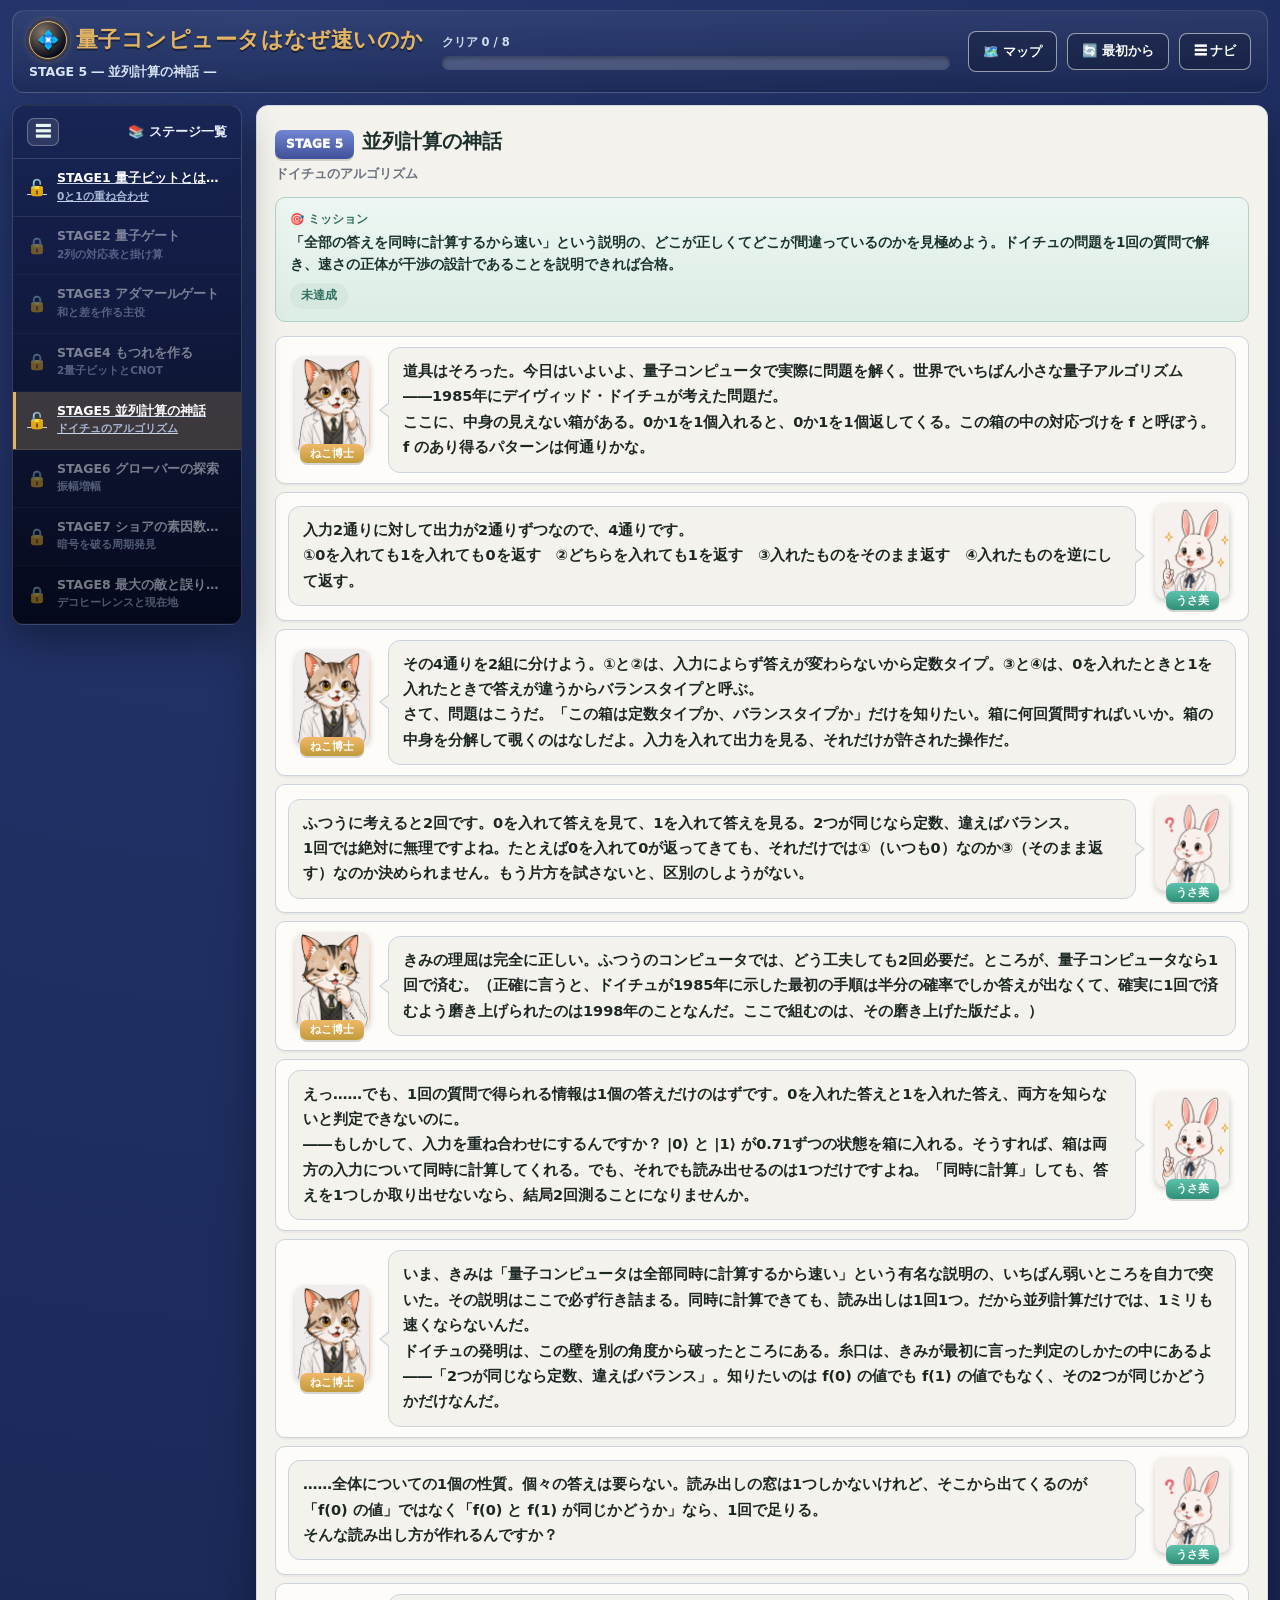
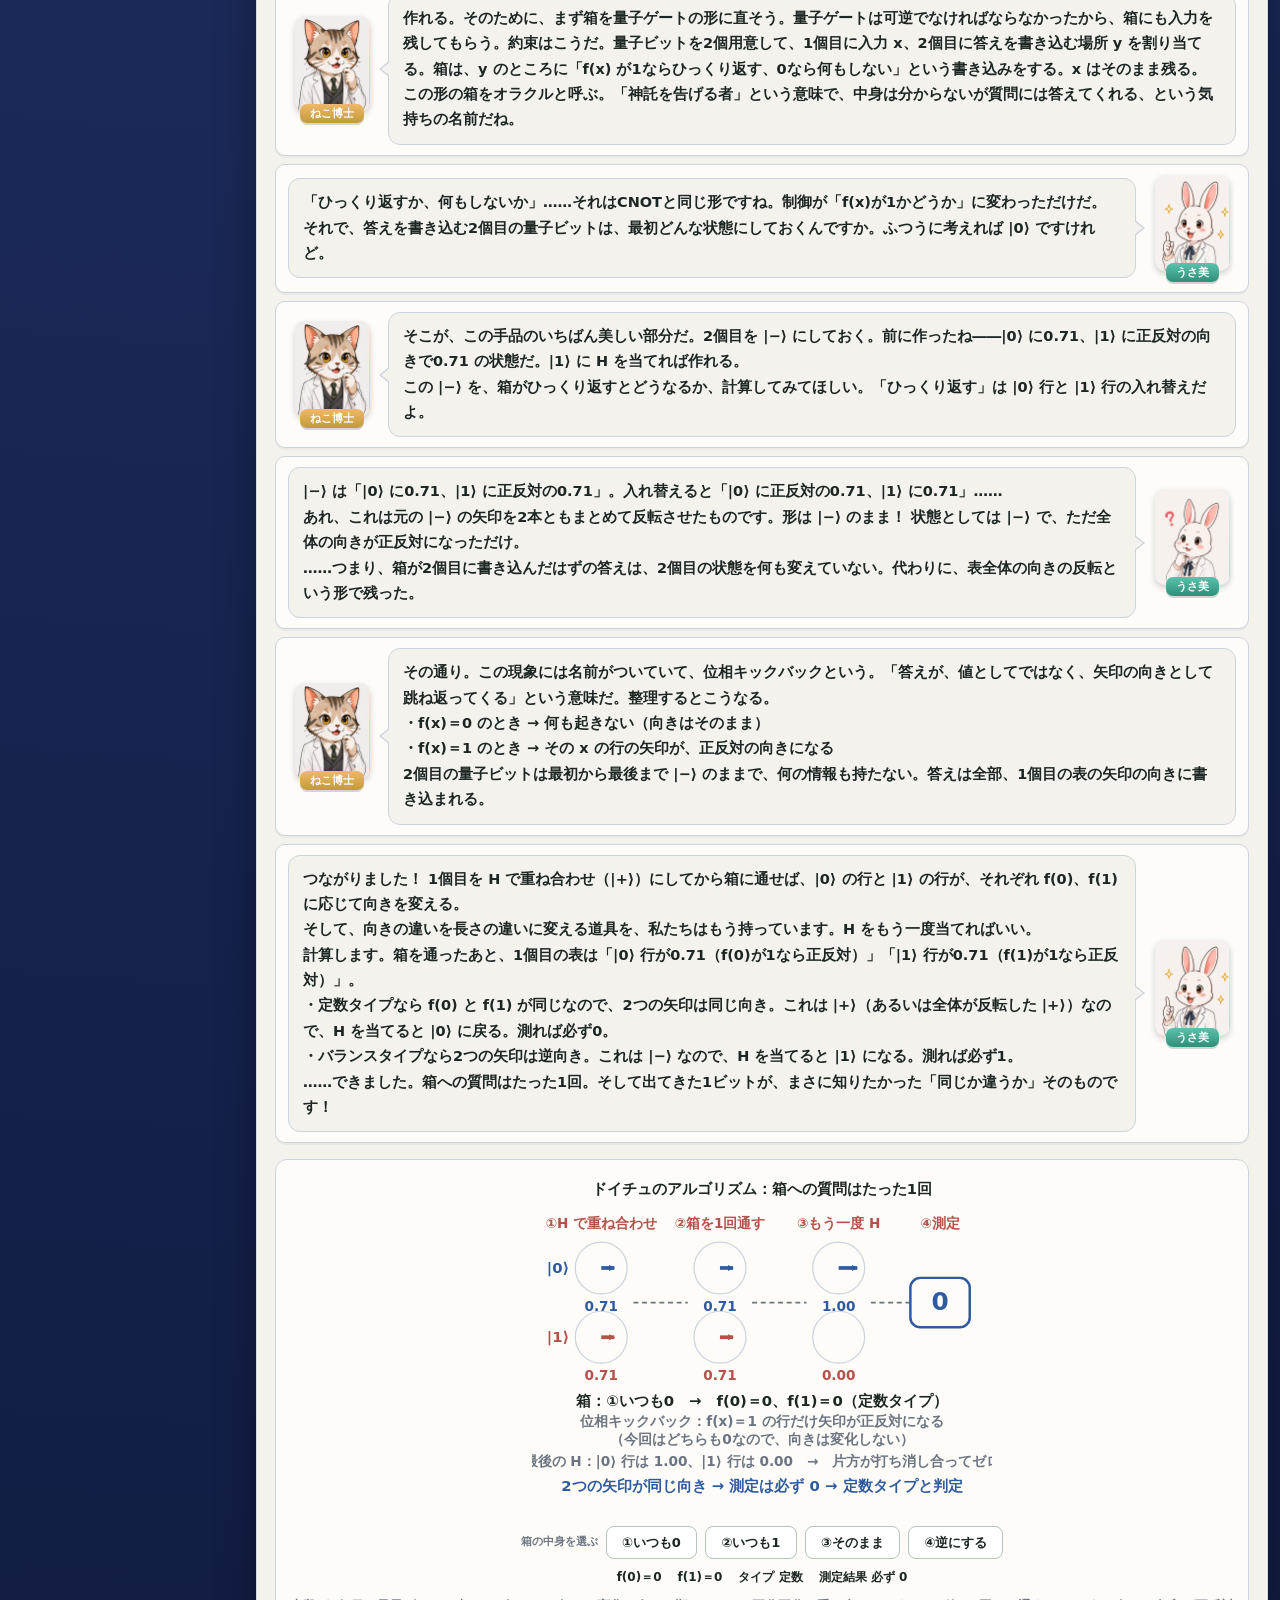
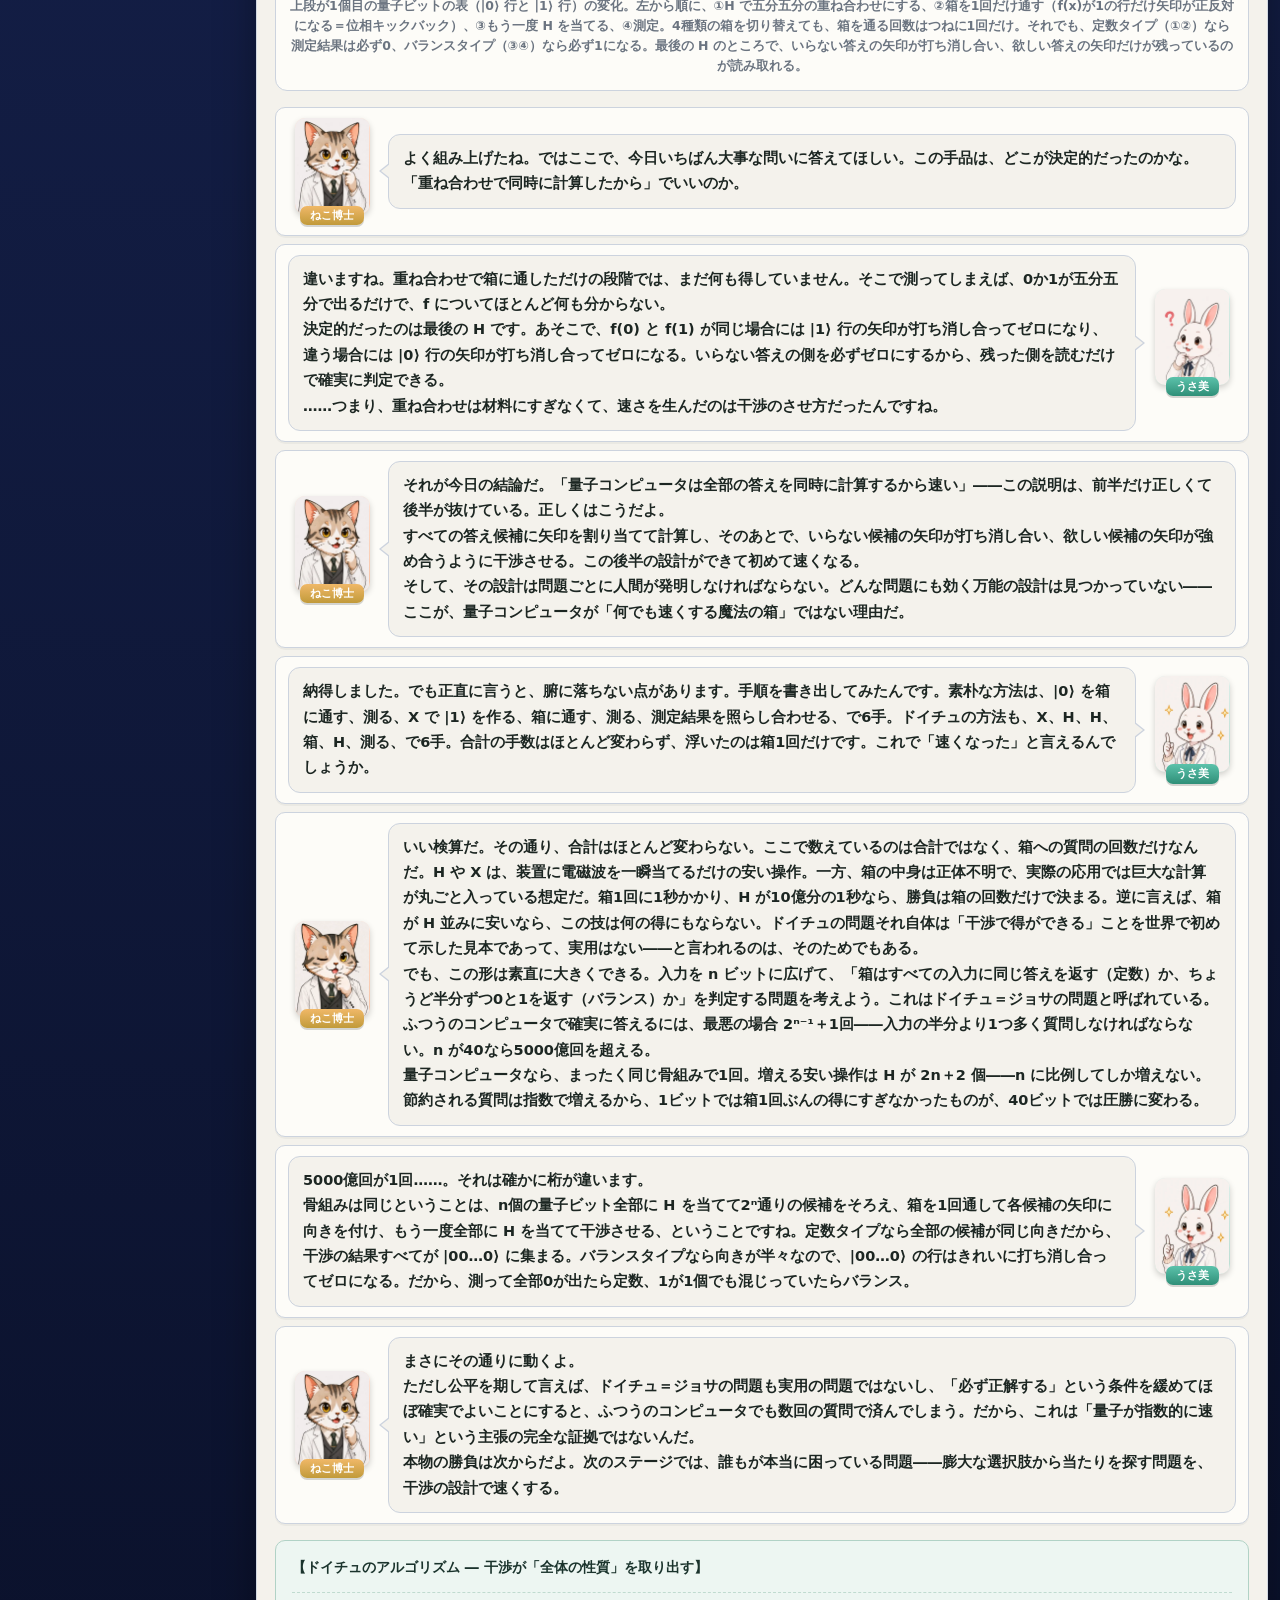
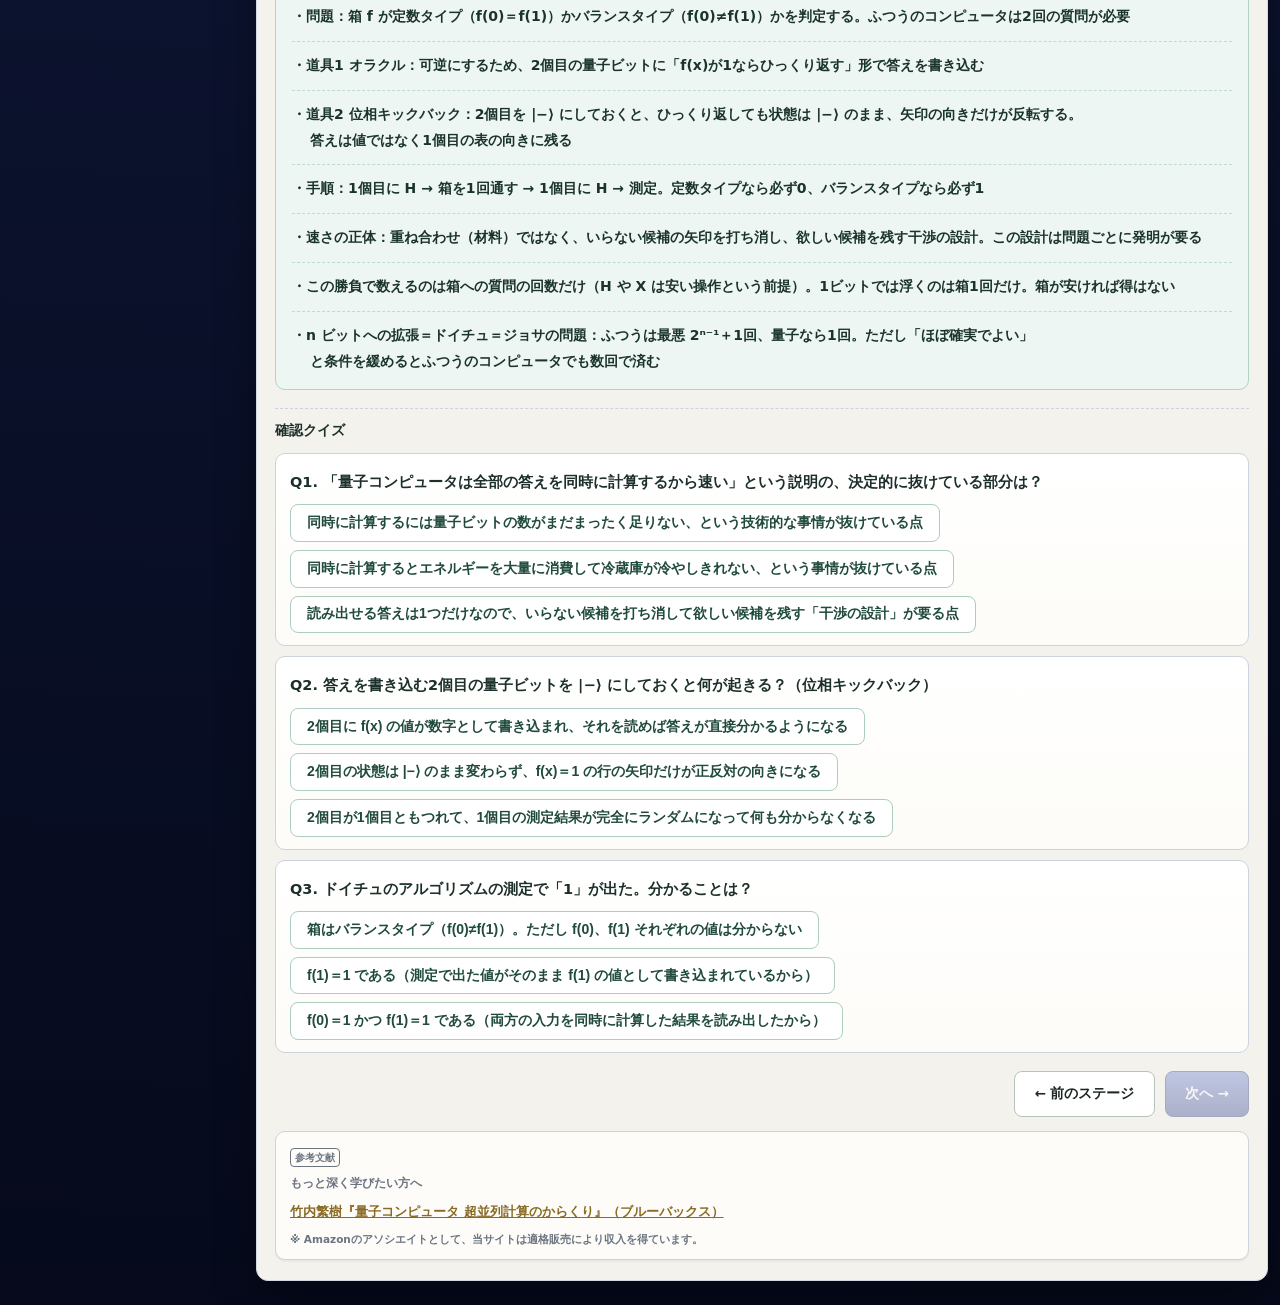
<file: stage5.html>
<!DOCTYPE html>
<html lang="ja">
<head>
<meta charset="UTF-8">
<meta name="viewport" content="width=device-width, initial-scale=1.0">
<meta name="theme-color" content="#16224e">
<!-- Google tag (gtag.js) -->
<script async src="https://www.googletagmanager.com/gtag/js?id=G-9RTQCP2HXM"></script>
<script>
  window.dataLayer = window.dataLayer || [];
  function gtag(){dataLayer.push(arguments);}
  gtag('js', new Date());
  gtag('config', 'G-9RTQCP2HXM');
</script>
<title>STAGE5 並列計算の神話 ― 量子コンピュータはなぜ速いのか</title>
<meta name="description" content="「量子コンピュータは全部の答えを同時に計算するから速い」――この説明のどこが間違っているのか。世界最小の量子アルゴリズム、ドイチュの問題を実際に解いて、速さの正体が並列計算ではなく「干渉の設計」であることを確かめる。位相キックバックの仕組みも図解。">
<link rel="canonical" href="https://quantum-mechanics.habatakijuku.com/quantum-computer/stage5">
<meta property="og:type" content="article">
<meta property="og:site_name" content="量子コンピュータはなぜ速いのか">
<meta property="og:locale" content="ja_JP">
<meta property="og:title" content="STAGE5 並列計算の神話 ― 量子コンピュータはなぜ速いのか">
<meta property="og:description" content="ドイチュの問題を1回の質問で解く。速さの正体は「同時に計算」ではなく、いらない答えを打ち消す干渉の設計だった。">
<meta property="og:url" content="https://quantum-mechanics.habatakijuku.com/quantum-computer/stage5">
<meta property="og:image" content="https://quantum-mechanics.habatakijuku.com/quantum-computer/images/ogp.png">
<meta property="og:image:width" content="1200">
<meta property="og:image:height" content="630">
<meta name="twitter:card" content="summary_large_image">
<link rel="icon" type="image/png" href="images/favicon.png">
<link rel="stylesheet" href="design-system.css">
<style>
  .qc-svg .label{fill:var(--muted);font-size:11px;font-weight:700}
  .qc-svg .strong{fill:var(--ink);font-size:12px;font-weight:900}
  .qc-svg .accent{fill:#b5504a;font-size:11px;font-weight:900}
  .anim-ctrl{display:flex;align-items:center;gap:8px;justify-content:center;margin-top:10px;flex-wrap:wrap}
  .anim-ctrl .btn{padding:.4rem .95rem;font-size:13px;font-weight:900}
  .readout{display:flex;flex-wrap:wrap;gap:4px 16px;justify-content:center;margin-top:8px;font-size:12px;font-weight:700;color:var(--ink)}
  .readout b{font-weight:900;font-variant-numeric:tabular-nums;color:inherit}
  .gate-log{margin-top:8px;font-size:12.5px;font-weight:800;color:var(--ink);min-height:1.5em;word-break:break-all}
  .gate-log .g{display:inline-block;background:#fae3e1;border:1px solid #e6b0ac;border-radius:5px;padding:0 6px;margin:0 2px 3px 0}
</style>
</head>
<body>
<div class="app-shell side-collapsed" id="app-shell">
  <header class="game-header">
    <div class="brand">
      <div class="brand-title"><a class="head-reset home-badge" href="index.html" title="トップへ" aria-label="トップへ">💠</a> <span>量子コンピュータはなぜ速いのか</span></div>
      <div class="brand-sub">STAGE 5 ― 並列計算の神話 ―</div>
    </div>
    <div class="head-progress-wrap">
      <div class="head-progress-label" id="progress-label">クリア 0 / 8</div>
      <div class="head-progress" role="progressbar" aria-label="クリア済みステージ数" aria-valuemin="0" aria-valuemax="8" aria-valuenow="0"><div class="head-progress-fill" id="progress-fill" style="width:0%"></div></div>
    </div>
    <div class="header-actions">
      <a class="head-reset" href="https://quantum-mechanics.habatakijuku.com/" title="量子力学、冒険の書（シリーズマップ）へ">🗺️ マップ</a>
      <button class="head-reset" id="btn-reset-all">🔄 最初から</button>
      <button class="head-reset" id="head-nav-toggle" title="ステージ一覧の表示切替">☰ ナビ</button>
    </div>
  </header>

  <div class="game-layout">
    <div class="side-backdrop" id="side-backdrop"></div>
    <aside class="side-panel">
      <div class="side-head">
        <button class="side-toggle" id="sidebar-toggle" title="ステージ一覧の表示切替" aria-label="ステージ一覧の表示切替">☰</button>
        <span class="side-head-text">📚 ステージ一覧</span>
      </div>
      <div class="side-list" id="side-list"></div>
    </aside>

    <main class="main-area">
      <div class="chapter-head">
        <span class="chapter-badge">STAGE 5</span><h1 class="chapter-title">並列計算の神話</h1>
        <div class="chapter-sub">ドイチュのアルゴリズム</div>
      </div>

      <div class="mission-box">
        <div class="mission-label">🎯 ミッション</div>
        <div class="mission-text">「全部の答えを同時に計算するから速い」という説明の、どこが正しくてどこが間違っているのかを見極めよう。ドイチュの問題を1回の質問で解き、速さの正体が<strong>干渉の設計</strong>であることを説明できれば合格。</div>
        <span class="mission-status" id="mission-status">未達成</span>
      </div>

      <div class="dialogue-scene">
        <div class="dialog-row">
          <div class="dialog-character">
            <div class="dialog-avatar mentor"><img src="images/cat.webp" width="300" height="386" alt=""></div>
            <div class="dialog-name mentor">ねこ博士</div>
          </div>
          <div class="dialog-bubble">道具はそろった。今日はいよいよ、量子コンピュータで<strong>実際に問題を解く</strong>。世界でいちばん小さな量子アルゴリズム――1985年にデイヴィッド・ドイチュが考えた問題だ。<br>ここに、中身の見えない箱がある。0か1を1個入れると、0か1を1個返してくる。この箱の中の対応づけを <strong>f</strong> と呼ぼう。f のあり得るパターンは何通りかな。</div>
        </div>
        <div class="dialog-row right">
          <div class="dialog-character">
            <div class="dialog-avatar student"><img src="images/rabbit.webp" width="300" height="386" alt=""></div>
            <div class="dialog-name student">うさ美</div>
          </div>
          <div class="dialog-bubble">入力2通りに対して出力が2通りずつなので、4通りです。<br>①0を入れても1を入れても0を返す　②どちらを入れても1を返す　③入れたものをそのまま返す　④入れたものを逆にして返す。</div>
        </div>
        <div class="dialog-row">
          <div class="dialog-character">
            <div class="dialog-avatar mentor"><img src="images/cat.webp" width="300" height="386" alt=""></div>
            <div class="dialog-name mentor">ねこ博士</div>
          </div>
          <div class="dialog-bubble">その4通りを2組に分けよう。①と②は、入力によらず答えが変わらないから<strong>定数タイプ</strong>。③と④は、0を入れたときと1を入れたときで答えが違うから<strong>バランスタイプ</strong>と呼ぶ。<br>さて、問題はこうだ。<strong>「この箱は定数タイプか、バランスタイプか」だけを知りたい。箱に何回質問すればいいか。</strong>箱の中身を分解して覗くのはなしだよ。入力を入れて出力を見る、それだけが許された操作だ。</div>
        </div>
        <div class="dialog-row right">
          <div class="dialog-character">
            <div class="dialog-avatar student"><img src="images/rabbitThink.webp" width="300" height="386" alt=""></div>
            <div class="dialog-name student">うさ美</div>
          </div>
          <div class="dialog-bubble">ふつうに考えると<strong>2回</strong>です。0を入れて答えを見て、1を入れて答えを見る。2つが同じなら定数、違えばバランス。<br>1回では絶対に無理ですよね。たとえば0を入れて0が返ってきても、それだけでは①（いつも0）なのか③（そのまま返す）なのか決められません。もう片方を試さないと、区別のしようがない。</div>
        </div>
        <div class="dialog-row">
          <div class="dialog-character">
            <div class="dialog-avatar mentor"><img src="images/catThink.webp" width="300" height="386" alt=""></div>
            <div class="dialog-name mentor">ねこ博士</div>
          </div>
          <div class="dialog-bubble">きみの理屈は完全に正しい。ふつうのコンピュータでは、どう工夫しても2回必要だ。<strong>ところが、量子コンピュータなら1回で済む。</strong>（正確に言うと、ドイチュが1985年に示した最初の手順は半分の確率でしか答えが出なくて、確実に1回で済むよう磨き上げられたのは1998年のことなんだ。ここで組むのは、その磨き上げた版だよ。）</div>
        </div>
        <div class="dialog-row right">
          <div class="dialog-character">
            <div class="dialog-avatar student"><img src="images/rabbit.webp" width="300" height="386" alt=""></div>
            <div class="dialog-name student">うさ美</div>
          </div>
          <div class="dialog-bubble">えっ……でも、1回の質問で得られる情報は1個の答えだけのはずです。0を入れた答えと1を入れた答え、両方を知らないと判定できないのに。<br>――もしかして、入力を<strong>重ね合わせ</strong>にするんですか？ |0⟩ と |1⟩ が0.71ずつの状態を箱に入れる。そうすれば、箱は両方の入力について同時に計算してくれる。でも、それでも読み出せるのは1つだけですよね。「同時に計算」しても、答えを1つしか取り出せないなら、結局2回測ることになりませんか。</div>
        </div>
        <div class="dialog-row">
          <div class="dialog-character">
            <div class="dialog-avatar mentor"><img src="images/cat.webp" width="300" height="386" alt=""></div>
            <div class="dialog-name mentor">ねこ博士</div>
          </div>
          <div class="dialog-bubble">いま、きみは「量子コンピュータは全部同時に計算するから速い」という有名な説明の、いちばん弱いところを自力で突いた。その説明はここで必ず行き詰まる。<strong>同時に計算できても、読み出しは1回1つ</strong>。だから並列計算だけでは、1ミリも速くならないんだ。<br>ドイチュの発明は、この壁を別の角度から破ったところにある。糸口は、きみが最初に言った判定のしかたの中にあるよ――「2つが同じなら定数、違えばバランス」。知りたいのは f(0) の値でも f(1) の値でもなく、<strong>その2つが同じかどうか</strong>だけなんだ。</div>
        </div>
        <div class="dialog-row right">
          <div class="dialog-character">
            <div class="dialog-avatar student"><img src="images/rabbitThink.webp" width="300" height="386" alt=""></div>
            <div class="dialog-name student">うさ美</div>
          </div>
          <div class="dialog-bubble">……<strong>全体についての1個の性質</strong>。個々の答えは要らない。読み出しの窓は1つしかないけれど、そこから出てくるのが「f(0) の値」ではなく「f(0) と f(1) が同じかどうか」なら、1回で足りる。<br>そんな読み出し方が作れるんですか？</div>
        </div>
        <div class="dialog-row">
          <div class="dialog-character">
            <div class="dialog-avatar mentor"><img src="images/cat.webp" width="300" height="386" alt=""></div>
            <div class="dialog-name mentor">ねこ博士</div>
          </div>
          <div class="dialog-bubble">作れる。そのために、まず箱を量子ゲートの形に直そう。量子ゲートは可逆でなければならなかったから、箱にも入力を残してもらう。約束はこうだ。<strong>量子ビットを2個用意して、1個目に入力 x、2個目に答えを書き込む場所 y を割り当てる。箱は、y のところに「f(x) が1ならひっくり返す、0なら何もしない」という書き込みをする。</strong>x はそのまま残る。<br>この形の箱を<strong>オラクル</strong>と呼ぶ。「神託を告げる者」という意味で、中身は分からないが質問には答えてくれる、という気持ちの名前だね。</div>
        </div>
        <div class="dialog-row right">
          <div class="dialog-character">
            <div class="dialog-avatar student"><img src="images/rabbit.webp" width="300" height="386" alt=""></div>
            <div class="dialog-name student">うさ美</div>
          </div>
          <div class="dialog-bubble">「ひっくり返すか、何もしないか」……それはCNOTと同じ形ですね。制御が「f(x)が1かどうか」に変わっただけだ。<br>それで、答えを書き込む2個目の量子ビットは、最初どんな状態にしておくんですか。ふつうに考えれば |0⟩ ですけれど。</div>
        </div>
        <div class="dialog-row">
          <div class="dialog-character">
            <div class="dialog-avatar mentor"><img src="images/cat.webp" width="300" height="386" alt=""></div>
            <div class="dialog-name mentor">ねこ博士</div>
          </div>
          <div class="dialog-bubble">そこが、この手品のいちばん美しい部分だ。2個目を <strong>|−⟩</strong> にしておく。前に作ったね――|0⟩ に0.71、|1⟩ に<strong>正反対の向きで</strong>0.71 の状態だ。|1⟩ に H を当てれば作れる。<br>この |−⟩ を、箱がひっくり返すとどうなるか、計算してみてほしい。「ひっくり返す」は |0⟩ 行と |1⟩ 行の入れ替えだよ。</div>
        </div>
        <div class="dialog-row right">
          <div class="dialog-character">
            <div class="dialog-avatar student"><img src="images/rabbitThink.webp" width="300" height="386" alt=""></div>
            <div class="dialog-name student">うさ美</div>
          </div>
          <div class="dialog-bubble">|−⟩ は「|0⟩ に0.71、|1⟩ に正反対の0.71」。入れ替えると「|0⟩ に正反対の0.71、|1⟩ に0.71」……<br>あれ、これは元の |−⟩ の<strong>矢印を2本ともまとめて反転させたもの</strong>です。形は |−⟩ のまま！ 状態としては |−⟩ で、ただ<strong>全体の向きが正反対</strong>になっただけ。<br>……つまり、箱が2個目に書き込んだはずの答えは、2個目の状態を何も変えていない。代わりに、<strong>表全体の向きの反転</strong>という形で残った。</div>
        </div>
        <div class="dialog-row">
          <div class="dialog-character">
            <div class="dialog-avatar mentor"><img src="images/cat.webp" width="300" height="386" alt=""></div>
            <div class="dialog-name mentor">ねこ博士</div>
          </div>
          <div class="dialog-bubble">その通り。この現象には名前がついていて、<strong>位相キックバック</strong>という。「答えが、値としてではなく、矢印の向きとして跳ね返ってくる」という意味だ。整理するとこうなる。<br>・f(x)＝0 のとき → 何も起きない（向きはそのまま）<br>・f(x)＝1 のとき → <strong>その x の行の矢印が、正反対の向きになる</strong><br>2個目の量子ビットは最初から最後まで |−⟩ のままで、何の情報も持たない。答えは全部、<strong>1個目の表の矢印の向き</strong>に書き込まれる。</div>
        </div>
        <div class="dialog-row right">
          <div class="dialog-character">
            <div class="dialog-avatar student"><img src="images/rabbit.webp" width="300" height="386" alt=""></div>
            <div class="dialog-name student">うさ美</div>
          </div>
          <div class="dialog-bubble">つながりました！ 1個目を H で重ね合わせ（|+⟩）にしてから箱に通せば、<strong>|0⟩ の行と |1⟩ の行が、それぞれ f(0)、f(1) に応じて向きを変える</strong>。<br>そして、向きの違いを長さの違いに変える道具を、私たちはもう持っています。<strong>H をもう一度当てればいい</strong>。<br>計算します。箱を通ったあと、1個目の表は「|0⟩ 行が0.71（f(0)が1なら正反対）」「|1⟩ 行が0.71（f(1)が1なら正反対）」。<br>・<strong>定数タイプ</strong>なら f(0) と f(1) が同じなので、2つの矢印は<strong>同じ向き</strong>。これは |+⟩（あるいは全体が反転した |+⟩）なので、H を当てると |0⟩ に戻る。測れば<strong>必ず0</strong>。<br>・<strong>バランスタイプ</strong>なら2つの矢印は<strong>逆向き</strong>。これは |−⟩ なので、H を当てると |1⟩ になる。測れば<strong>必ず1</strong>。<br>……できました。<strong>箱への質問はたった1回</strong>。そして出てきた1ビットが、まさに知りたかった「同じか違うか」そのものです！</div>
        </div>
      </div>

      <div class="diagram-box">
        <svg id="deutsch-svg" class="qc-svg" viewBox="0 0 372 270" width="100%" role="img" aria-label="ドイチュのアルゴリズムの動作図。4種類の箱それぞれについて、重ね合わせを作り、位相キックバックで矢印の向きが変わり、最後のアダマールで定数タイプなら0、バランスタイプなら1が確実に出る様子を示す">
          <text class="strong" x="186" y="16" text-anchor="middle">ドイチュのアルゴリズム：箱への質問はたった1回</text>
          <g id="deutsch-body"></g>
        </svg>
        <div class="anim-ctrl">
          <span class="ctrl-label">箱の中身を選ぶ</span>
          <button type="button" class="btn" id="d-f0">①いつも0</button>
          <button type="button" class="btn" id="d-f1">②いつも1</button>
          <button type="button" class="btn" id="d-f2">③そのまま</button>
          <button type="button" class="btn" id="d-f3">④逆にする</button>
        </div>
        <div class="readout">
          <span>f(0)＝<b id="d-v0">0</b></span>
          <span>f(1)＝<b id="d-v1">0</b></span>
          <span>タイプ <b id="d-type">定数</b></span>
          <span>測定結果 <b id="d-out">必ず 0</b></span>
        </div>
        <div class="diagram-caption">上段が1個目の量子ビットの表（|0⟩ 行と |1⟩ 行）の変化。左から順に、①H で五分五分の重ね合わせにする、②箱を1回だけ通す（f(x)が1の行だけ矢印が正反対になる＝位相キックバック）、③もう一度 H を当てる、④測定。<strong>4種類の箱を切り替えても、箱を通る回数はつねに1回だけ</strong>。それでも、定数タイプ（①②）なら測定結果は必ず0、バランスタイプ（③④）なら必ず1になる。最後の H のところで、いらない答えの矢印が打ち消し合い、欲しい答えの矢印だけが残っているのが読み取れる。</div>
      </div>

      <div class="dialogue-scene">
        <div class="dialog-row">
          <div class="dialog-character">
            <div class="dialog-avatar mentor"><img src="images/cat.webp" width="300" height="386" alt=""></div>
            <div class="dialog-name mentor">ねこ博士</div>
          </div>
          <div class="dialog-bubble">よく組み上げたね。ではここで、今日いちばん大事な問いに答えてほしい。<strong>この手品は、どこが決定的だったのかな。</strong>「重ね合わせで同時に計算したから」でいいのか。</div>
        </div>
        <div class="dialog-row right">
          <div class="dialog-character">
            <div class="dialog-avatar student"><img src="images/rabbitThink.webp" width="300" height="386" alt=""></div>
            <div class="dialog-name student">うさ美</div>
          </div>
          <div class="dialog-bubble">違いますね。重ね合わせで箱に通しただけの段階では、まだ何も得していません。そこで測ってしまえば、0か1が五分五分で出るだけで、f についてほとんど何も分からない。<br>決定的だったのは<strong>最後の H</strong> です。あそこで、f(0) と f(1) が同じ場合には |1⟩ 行の矢印が打ち消し合ってゼロになり、違う場合には |0⟩ 行の矢印が打ち消し合ってゼロになる。<strong>いらない答えの側を必ずゼロにする</strong>から、残った側を読むだけで確実に判定できる。<br>……つまり、重ね合わせは<strong>材料</strong>にすぎなくて、速さを生んだのは<strong>干渉のさせ方</strong>だったんですね。</div>
        </div>
        <div class="dialog-row">
          <div class="dialog-character">
            <div class="dialog-avatar mentor"><img src="images/cat.webp" width="300" height="386" alt=""></div>
            <div class="dialog-name mentor">ねこ博士</div>
          </div>
          <div class="dialog-bubble">それが今日の結論だ。「量子コンピュータは全部の答えを同時に計算するから速い」――この説明は、前半だけ正しくて後半が抜けている。正しくはこうだよ。<br><strong>すべての答え候補に矢印を割り当てて計算し、そのあとで、いらない候補の矢印が打ち消し合い、欲しい候補の矢印が強め合うように干渉させる。</strong>この後半の設計ができて初めて速くなる。<br>そして、その設計は問題ごとに人間が発明しなければならない。どんな問題にも効く万能の設計は見つかっていない――ここが、量子コンピュータが「何でも速くする魔法の箱」ではない理由だ。</div>
        </div>
        <div class="dialog-row right">
          <div class="dialog-character">
            <div class="dialog-avatar student"><img src="images/rabbit.webp" width="300" height="386" alt=""></div>
            <div class="dialog-name student">うさ美</div>
          </div>
          <div class="dialog-bubble">納得しました。でも正直に言うと、腑に落ちない点があります。手順を書き出してみたんです。素朴な方法は、|0⟩ を箱に通す、測る、X で |1⟩ を作る、箱に通す、測る、測定結果を照らし合わせる、で6手。ドイチュの方法も、X、H、H、箱、H、測る、で6手。<strong>合計の手数はほとんど変わらず、浮いたのは箱1回だけ</strong>です。これで「速くなった」と言えるんでしょうか。</div>
        </div>
        <div class="dialog-row">
          <div class="dialog-character">
            <div class="dialog-avatar mentor"><img src="images/catThink.webp" width="300" height="386" alt=""></div>
            <div class="dialog-name mentor">ねこ博士</div>
          </div>
          <div class="dialog-bubble">いい検算だ。その通り、合計はほとんど変わらない。ここで数えているのは合計ではなく、<strong>箱への質問の回数だけ</strong>なんだ。H や X は、装置に電磁波を一瞬当てるだけの安い操作。一方、箱の中身は正体不明で、実際の応用では巨大な計算が丸ごと入っている想定だ。箱1回に1秒かかり、H が10億分の1秒なら、勝負は箱の回数だけで決まる。逆に言えば、<strong>箱が H 並みに安いなら、この技は何の得にもならない</strong>。ドイチュの問題それ自体は「干渉で得ができる」ことを世界で初めて示した見本であって、実用はない――と言われるのは、そのためでもある。<br>でも、この形は素直に大きくできる。入力を n ビットに広げて、「箱はすべての入力に同じ答えを返す（定数）か、ちょうど半分ずつ0と1を返す（バランス）か」を判定する問題を考えよう。これは<strong>ドイチュ＝ジョサの問題</strong>と呼ばれている。ふつうのコンピュータで確実に答えるには、最悪の場合 <strong>2ⁿ⁻¹＋1回</strong>――入力の半分より1つ多く質問しなければならない。n が40なら5000億回を超える。<br>量子コンピュータなら、まったく同じ骨組みで<strong>1回</strong>。増える安い操作は H が 2n＋2 個――n に比例してしか増えない。節約される質問は指数で増えるから、1ビットでは箱1回ぶんの得にすぎなかったものが、40ビットでは圧勝に変わる。</div>
        </div>
        <div class="dialog-row right">
          <div class="dialog-character">
            <div class="dialog-avatar student"><img src="images/rabbit.webp" width="300" height="386" alt=""></div>
            <div class="dialog-name student">うさ美</div>
          </div>
          <div class="dialog-bubble">5000億回が1回……。それは確かに桁が違います。<br>骨組みは同じということは、<strong>n個の量子ビット全部に H を当てて2ⁿ通りの候補をそろえ、箱を1回通して各候補の矢印に向きを付け、もう一度全部に H を当てて干渉させる</strong>、ということですね。定数タイプなら全部の候補が同じ向きだから、干渉の結果すべてが |00…0⟩ に集まる。バランスタイプなら向きが半々なので、|00…0⟩ の行はきれいに打ち消し合ってゼロになる。だから、測って全部0が出たら定数、1が1個でも混じっていたらバランス。</div>
        </div>
        <div class="dialog-row">
          <div class="dialog-character">
            <div class="dialog-avatar mentor"><img src="images/cat.webp" width="300" height="386" alt=""></div>
            <div class="dialog-name mentor">ねこ博士</div>
          </div>
          <div class="dialog-bubble">まさにその通りに動くよ。<br>ただし公平を期して言えば、ドイチュ＝ジョサの問題も実用の問題ではないし、「必ず正解する」という条件を緩めて<strong>ほぼ確実でよい</strong>ことにすると、ふつうのコンピュータでも数回の質問で済んでしまう。だから、これは「量子が指数的に速い」という主張の完全な証拠ではないんだ。<br>本物の勝負は次からだよ。次のステージでは、<strong>誰もが本当に困っている問題</strong>――膨大な選択肢から当たりを探す問題を、干渉の設計で速くする。</div>
        </div>
      </div>

      <div class="formula-box">
        <span class="step">【ドイチュのアルゴリズム ― 干渉が「全体の性質」を取り出す】</span>
        <span class="step">・問題：箱 f が<strong>定数タイプ</strong>（f(0)＝f(1)）か<strong>バランスタイプ</strong>（f(0)≠f(1)）かを判定する。ふつうのコンピュータは<span class="nw">2回の質問が必要</span></span>
        <span class="step">・道具1 <strong>オラクル</strong>：可逆にするため、2個目の量子ビットに「f(x)が1ならひっくり返す」形で答えを書き込む</span>
        <span class="step">・道具2 <strong>位相キックバック</strong>：2個目を |−⟩ にしておくと、ひっくり返しても状態は |−⟩ のまま、<strong>矢印の向きだけが反転</strong>する。答えは値ではなく1個目の表の向きに残る</span>
        <span class="step">・手順：1個目に H → 箱を<strong>1回</strong>通す → 1個目に H → 測定。<br class="wbr">定数タイプなら<strong>必ず0</strong>、バランスタイプなら<strong>必ず1</strong></span>
        <span class="step">・速さの正体：重ね合わせ（材料）ではなく、<strong>いらない候補の矢印を打ち消し、欲しい候補を残す干渉の設計</strong>。この設計は問題ごとに発明が要る</span>
        <span class="step">・この勝負で数えるのは<strong>箱への質問の回数</strong>だけ（H や X は安い操作という前提）。<br class="wbr">1ビットでは浮くのは箱1回だけ。箱が安ければ得はない</span>
        <span class="step">・n ビットへの拡張＝<strong>ドイチュ＝ジョサの問題</strong>：ふつうは最悪 2ⁿ⁻¹＋1回、量子なら1回。ただし「ほぼ確実でよい」と条件を緩めると<span class="nw">ふつうのコンピュータでも数回で済む</span></span>
      </div>

      <h2 class="quiz-head">確認クイズ</h2>
      <div class="quiz-card" data-quiz>
        <p class="quiz-q">Q1. 「量子コンピュータは全部の答えを同時に計算するから速い」という説明の、決定的に抜けている部分は？</p>
        <div class="choice-list">
          <button class="choice-btn">同時に計算するには量子ビットの数がまだまったく足りない、という技術的な事情が抜けている点</button>
          <button class="choice-btn">同時に計算するとエネルギーを大量に消費して冷蔵庫が冷やしきれない、という事情が抜けている点</button>
          <button class="choice-btn">読み出せる答えは1つだけなので、いらない候補を打ち消して欲しい候補を残す「干渉の設計」が要る点</button>
        </div>
        <div class="quiz-explain" hidden>正解！ 重ね合わせて計算するところまでは誰でも書けるが、それだけでは測定でランダムに1つ出るだけ。ドイチュのアルゴリズムで決定的だったのは最後のアダマール――そこで、いらない側の矢印が必ずゼロになるよう設計されていた。</div>
      </div>

      <div class="quiz-card" data-quiz>
        <p class="quiz-q">Q2. 答えを書き込む2個目の量子ビットを |−⟩ にしておくと何が起きる？（位相キックバック）</p>
        <div class="choice-list">
          <button class="choice-btn">2個目に f(x) の値が数字として書き込まれ、それを読めば答えが直接分かるようになる</button>
          <button class="choice-btn">2個目の状態は |−⟩ のまま変わらず、f(x)＝1 の行の矢印だけが正反対の向きになる</button>
          <button class="choice-btn">2個目が1個目ともつれて、1個目の測定結果が完全にランダムになって何も分からなくなる</button>
        </div>
        <div class="quiz-explain" hidden>正解！ |−⟩ をひっくり返すと、矢印が2本ともまとめて反転した |−⟩ になる――状態の形は同じで、向きだけが変わる。だから答えは2個目には残らず、1個目の表の「向き」として跳ね返る。これがあとで干渉の材料になる。</div>
      </div>

      <div class="quiz-card" data-quiz>
        <p class="quiz-q">Q3. ドイチュのアルゴリズムの測定で「1」が出た。分かることは？</p>
        <div class="choice-list">
          <button class="choice-btn">箱はバランスタイプ（f(0)≠f(1)）。ただし f(0)、f(1) それぞれの値は分からない</button>
          <button class="choice-btn">f(1)＝1 である（測定で出た値がそのまま f(1) の値として書き込まれているから）</button>
          <button class="choice-btn">f(0)＝1 かつ f(1)＝1 である（両方の入力を同時に計算した結果を読み出したから）</button>
        </div>
        <div class="quiz-explain" hidden>正解！ 得られたのは f(0) でも f(1) でもなく、「2つが同じか違うか」という全体についての1個の性質だけ。個々の値は干渉で消えている。読み出し口が1つしかない量子コンピュータで得をするには、こういう「まとめて1個」の問いを設計するしかない。</div>
      </div>

      <div class="stage-nav">
        <a class="btn" href="stage4.html">← 前のステージ</a>
        <button class="btn btn-primary" id="btn-next" disabled>次へ →</button>
      </div>

      <div id="book-recommend"></div>
    </main>
  </div>
</div>

<script src="js/progress.js"></script>
<script>QC.initStagePage(5);</script>

<script>
(function(){
  // 図: ドイチュのアルゴリズムのステップ表示。4種類の箱を切り替えられる
  var svg = document.getElementById('deutsch-svg');
  var g = document.getElementById('deutsch-body');
  if (!svg || !g) return;
  var ns = 'http://www.w3.org/2000/svg';
  var C0 = '#2f5a9e', C1 = '#b5504a', CA = '#8a5a2a';
  var R2 = Math.SQRT1_2;
  var COL = [56, 152, 248, 330], Y = [76, 132];

  function el(name, attrs, parent) {
    var e = document.createElementNS(ns, name);
    for (var k in attrs) e.setAttribute(k, attrs[k]);
    (parent || g).appendChild(e);
    return e;
  }
  function txt(x, y, cls, content, anchor) {
    var t = el('text', {x: x, y: y, 'class': cls, 'text-anchor': anchor || 'middle'});
    t.textContent = content;
    return t;
  }
  var defs = el('defs', {});
  [['d-a0', C0], ['d-a1', C1]].forEach(function (p) {
    var m = el('marker', {id: p[0], viewBox: '0 0 8 8', refX: 7, refY: 4, markerWidth: 5, markerHeight: 5, markerUnits: 'userSpaceOnUse', orient: 'auto'}, defs);
    el('path', {d: 'M0 0 L8 4 L0 8 z', fill: p[1]}, m);
  });

  // 列見出し
  var heads = ['①H で重ね合わせ', '②箱を1回通す', '③もう一度 H', '④測定'];
  heads.forEach(function (h, i) {
    txt(COL[i], 44, 'accent', h);
  });
  // 行ラベル
  [0, 1].forEach(function (i) {
    var t = txt(12, Y[i] + 4, 'strong', i === 0 ? '|0⟩' : '|1⟩', 'start');
    t.style.fill = i === 0 ? C0 : C1;
  });
  // ノード（3列ぶんの矢印。4列目は結果表示）
  var nodes = [];
  [0, 1, 2].forEach(function (c) {
    [0, 1].forEach(function (r) {
      el('circle', {cx: COL[c], cy: Y[r], r: 21, fill: 'var(--paper2)', stroke: 'var(--line)'});
      var arr = el('line', {stroke: r === 0 ? C0 : C1, 'stroke-width': 3, 'marker-end': 'url(#' + (r === 0 ? 'd-a0' : 'd-a1') + ')'});
      var lab = txt(COL[c], Y[r] + 35, 'label', '');
      lab.style.fill = r === 0 ? C0 : C1;
      lab.style.fontWeight = '900';
      nodes.push({arr: arr, lab: lab});
    });
  });
  // 列をつなぐ矢印
  [0, 1].forEach(function (c) {
    el('line', {x1: COL[c] + 26, y1: 104, x2: COL[c + 1] - 26, y2: 104, stroke: 'var(--muted)', 'stroke-width': 1.4, 'stroke-dasharray': '4 3'});
  });
  el('line', {x1: COL[2] + 26, y1: 104, x2: COL[3] - 22, y2: 104, stroke: 'var(--muted)', 'stroke-width': 1.4, 'stroke-dasharray': '4 3'});
  // 測定結果の枠
  var outBox = el('rect', {x: COL[3] - 24, y: 84, width: 48, height: 40, rx: 8, fill: 'var(--paper2)', stroke: CA, 'stroke-width': 2});
  var outTxt = txt(COL[3], 110, 'strong', '0');
  outTxt.style.fontSize = '20px';
  // 箱の説明
  var boxTxt = txt(186, 188, 'strong', '');
  var kickTxt = txt(186, 204, 'label', '');
  var kickTxt2 = txt(186, 218, 'label', '');
  var sumTxt = txt(186, 236, 'label', '');
  var concTxt = txt(186, 256, 'strong', '');

  function setNode(c, r, v) {
    var n = nodes[c * 2 + r];
    var L = 15;
    var sgn = v < 0 ? -1 : 1;
    n.arr.setAttribute('x1', COL[c]); n.arr.setAttribute('y1', Y[r]);
    n.arr.setAttribute('x2', COL[c] + sgn * Math.min(Math.abs(v), 1) * L);
    n.arr.setAttribute('y2', Y[r]);
    n.arr.setAttribute('opacity', Math.abs(v) > 0.02 ? 1 : 0);
    n.lab.textContent = (v < -0.001 ? '−' : '') + Math.abs(v).toFixed(2);
  }

  var FUNCS = [
    {id: 0, name: '①いつも0', f: [0, 0], type: '定数'},
    {id: 1, name: '②いつも1', f: [1, 1], type: '定数'},
    {id: 2, name: '③そのまま', f: [0, 1], type: 'バランス'},
    {id: 3, name: '④逆にする', f: [1, 0], type: 'バランス'}
  ];
  var cur = FUNCS[0];
  var v0 = document.getElementById('d-v0'), v1 = document.getElementById('d-v1');
  var tEl = document.getElementById('d-type'), oEl = document.getElementById('d-out');

  function draw() {
    var f0 = cur.f[0], f1 = cur.f[1];
    // ①H のあと
    setNode(0, 0, R2); setNode(0, 1, R2);
    // ②箱のあと（位相キックバック）
    var a0 = R2 * (f0 === 1 ? -1 : 1), a1 = R2 * (f1 === 1 ? -1 : 1);
    setNode(1, 0, a0); setNode(1, 1, a1);
    // ③H のあと
    var n0 = (a0 + a1) * R2, n1 = (a0 - a1) * R2;
    setNode(2, 0, n0); setNode(2, 1, n1);
    var out = Math.abs(n0) > Math.abs(n1) ? 0 : 1;
    outTxt.textContent = String(out);
    outTxt.style.fill = out === 0 ? C0 : C1;
    outBox.setAttribute('stroke', out === 0 ? C0 : C1);
    boxTxt.textContent = '箱：' + cur.name + '　→　f(0)＝' + f0 + '、f(1)＝' + f1 + '（' + cur.type + 'タイプ）';
    kickTxt.textContent = '位相キックバック：f(x)＝1 の行だけ矢印が正反対になる';
    kickTxt2.textContent = (f0 === 0 && f1 === 0) ? '（今回はどちらも0なので、向きは変化しない）' : '';
    sumTxt.textContent = '最後の H：|0⟩ 行は ' + n0.toFixed(2) + '、|1⟩ 行は ' + n1.toFixed(2)
      + '　→　片方が打ち消し合ってゼロ';
    concTxt.textContent = cur.type === '定数'
      ? '2つの矢印が同じ向き → 測定は必ず 0 → 定数タイプと判定'
      : '2つの矢印が逆向き → 測定は必ず 1 → バランスタイプと判定';
    concTxt.style.fill = cur.type === '定数' ? C0 : C1;
    if (v0) v0.textContent = String(f0);
    if (v1) v1.textContent = String(f1);
    if (tEl) tEl.textContent = cur.type;
    if (oEl) oEl.textContent = '必ず ' + out;
  }
  ['d-f0', 'd-f1', 'd-f2', 'd-f3'].forEach(function (id, i) {
    var b = document.getElementById(id);
    if (b) b.addEventListener('click', function () { cur = FUNCS[i]; draw(); });
  });
  draw();

  // ビューポート内にあるとき、箱を自動で切り替えて見せる（手動で選んだら以後は止める）
  var reduced = window.matchMedia && window.matchMedia('(prefers-reduced-motion: reduce)').matches;
  if (!reduced && 'IntersectionObserver' in window) {
    var timer = null, idx = 0, manual = false;
    new IntersectionObserver(function (es) {
      if (es[0].isIntersecting && !timer && !manual) {
        timer = setInterval(function () { idx = (idx + 1) % 4; cur = FUNCS[idx]; draw(); }, 2600);
      } else if (!es[0].isIntersecting && timer) {
        clearInterval(timer); timer = null;
      }
    }, {threshold: 0.2}).observe(svg);
    ['d-f0', 'd-f1', 'd-f2', 'd-f3'].forEach(function (id) {
      var b = document.getElementById(id);
      if (b) b.addEventListener('click', function () {
        manual = true;
        if (timer) { clearInterval(timer); timer = null; }
      });
    });
  }
})();
</script>
<script src="https://my.habatakijuku.com/sync.js" defer></script>
</body>
</html>
</file>
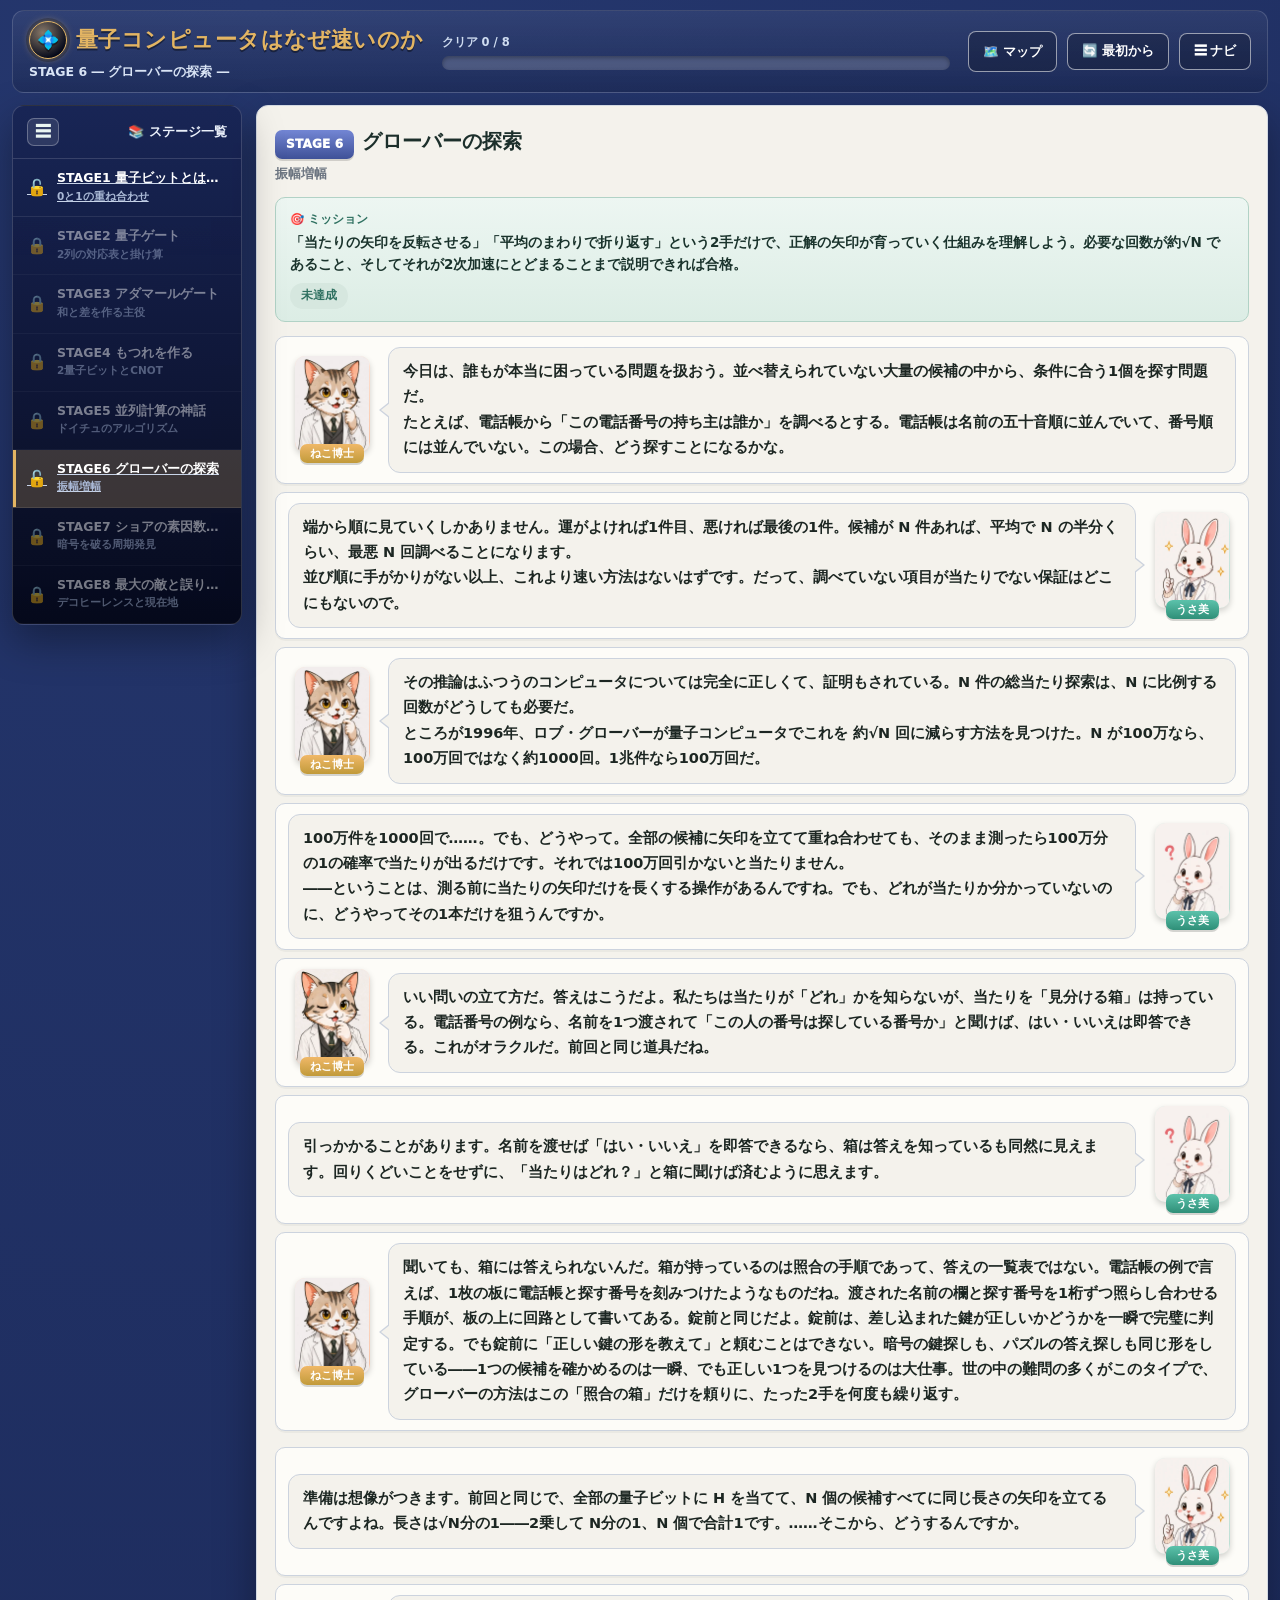
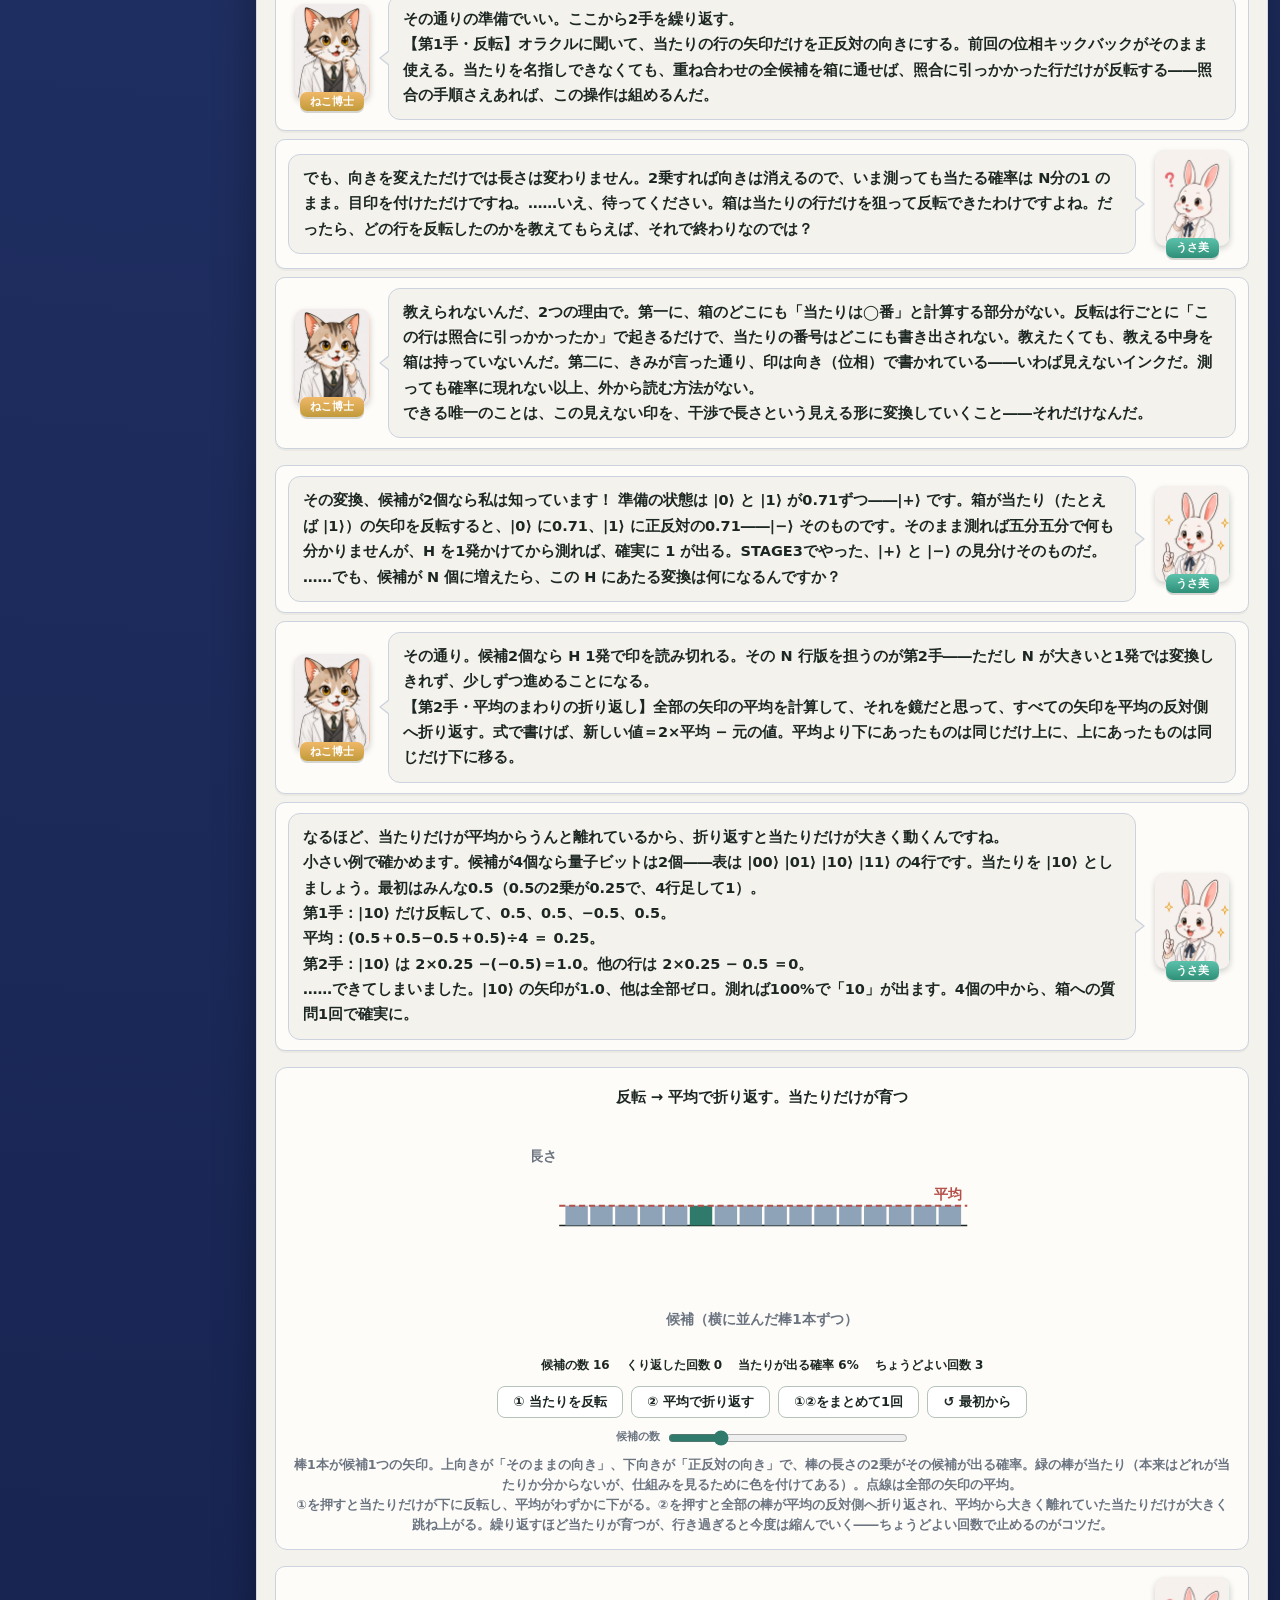
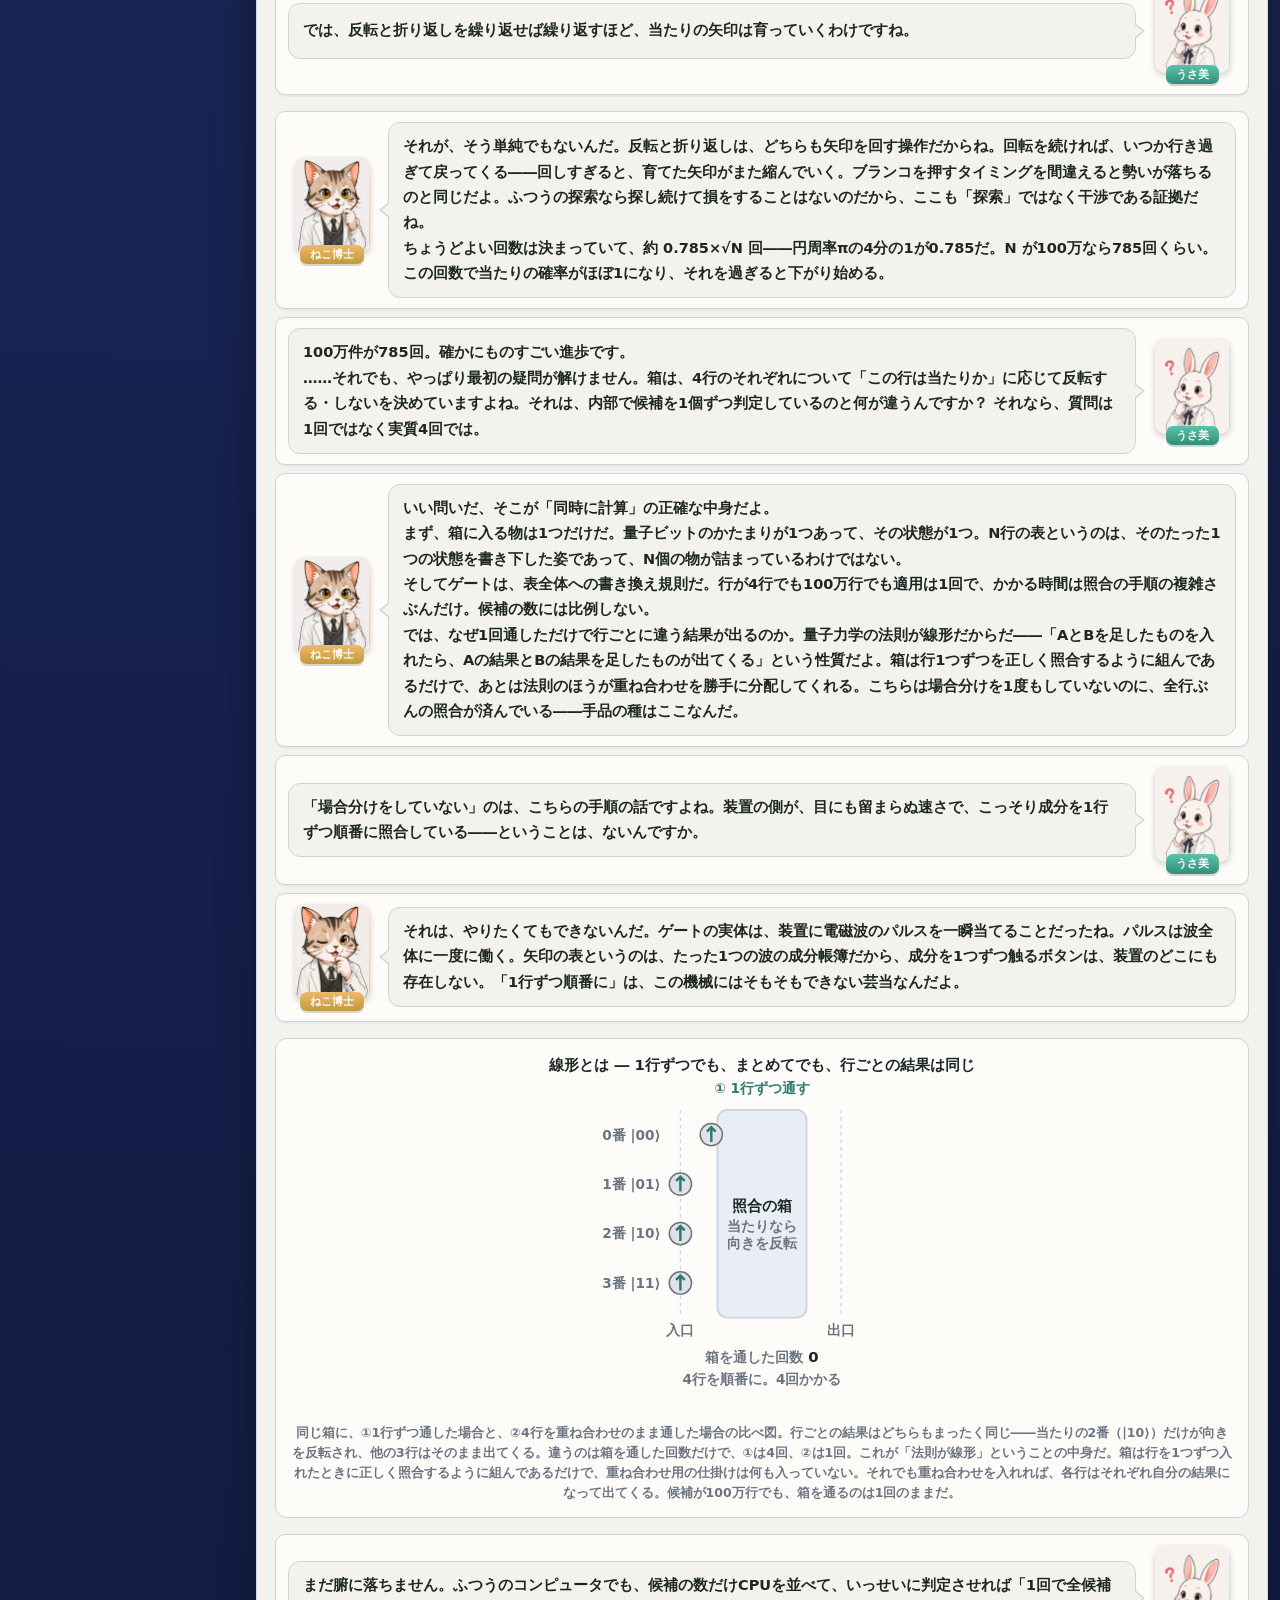
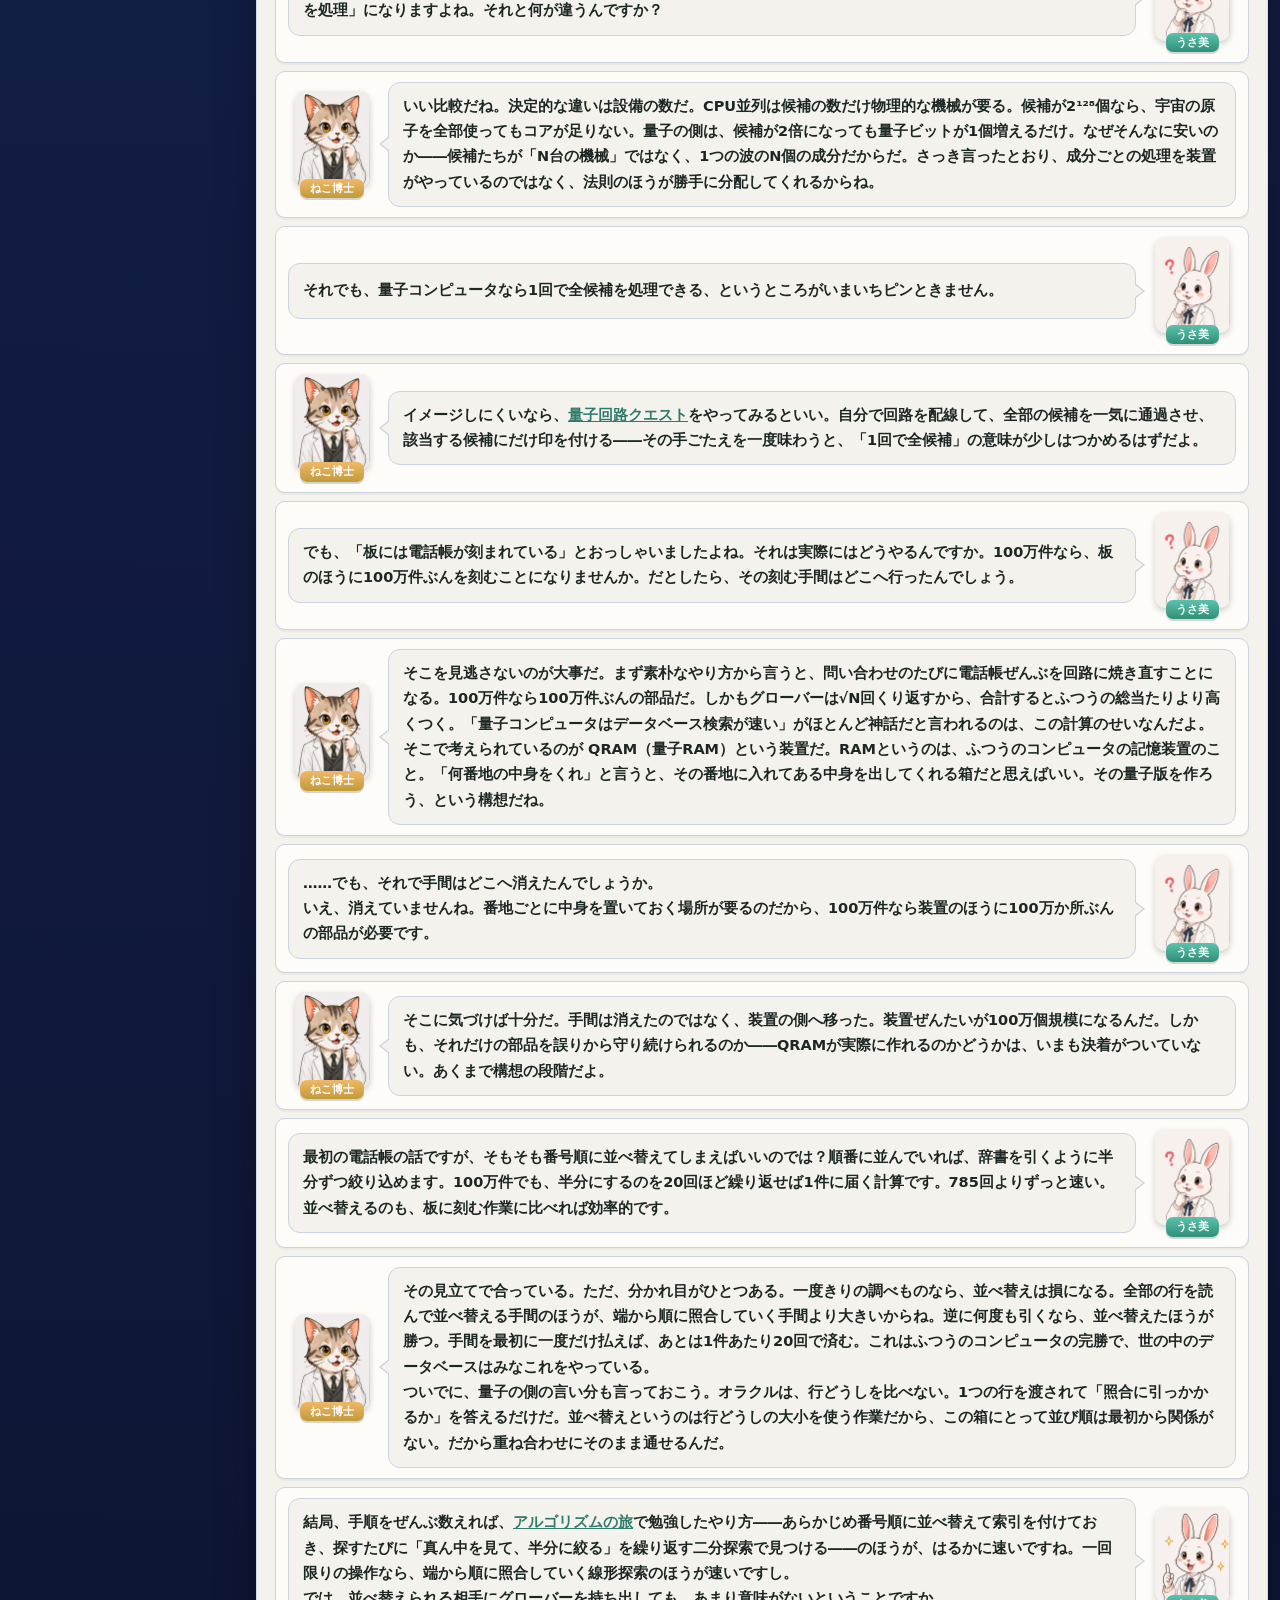
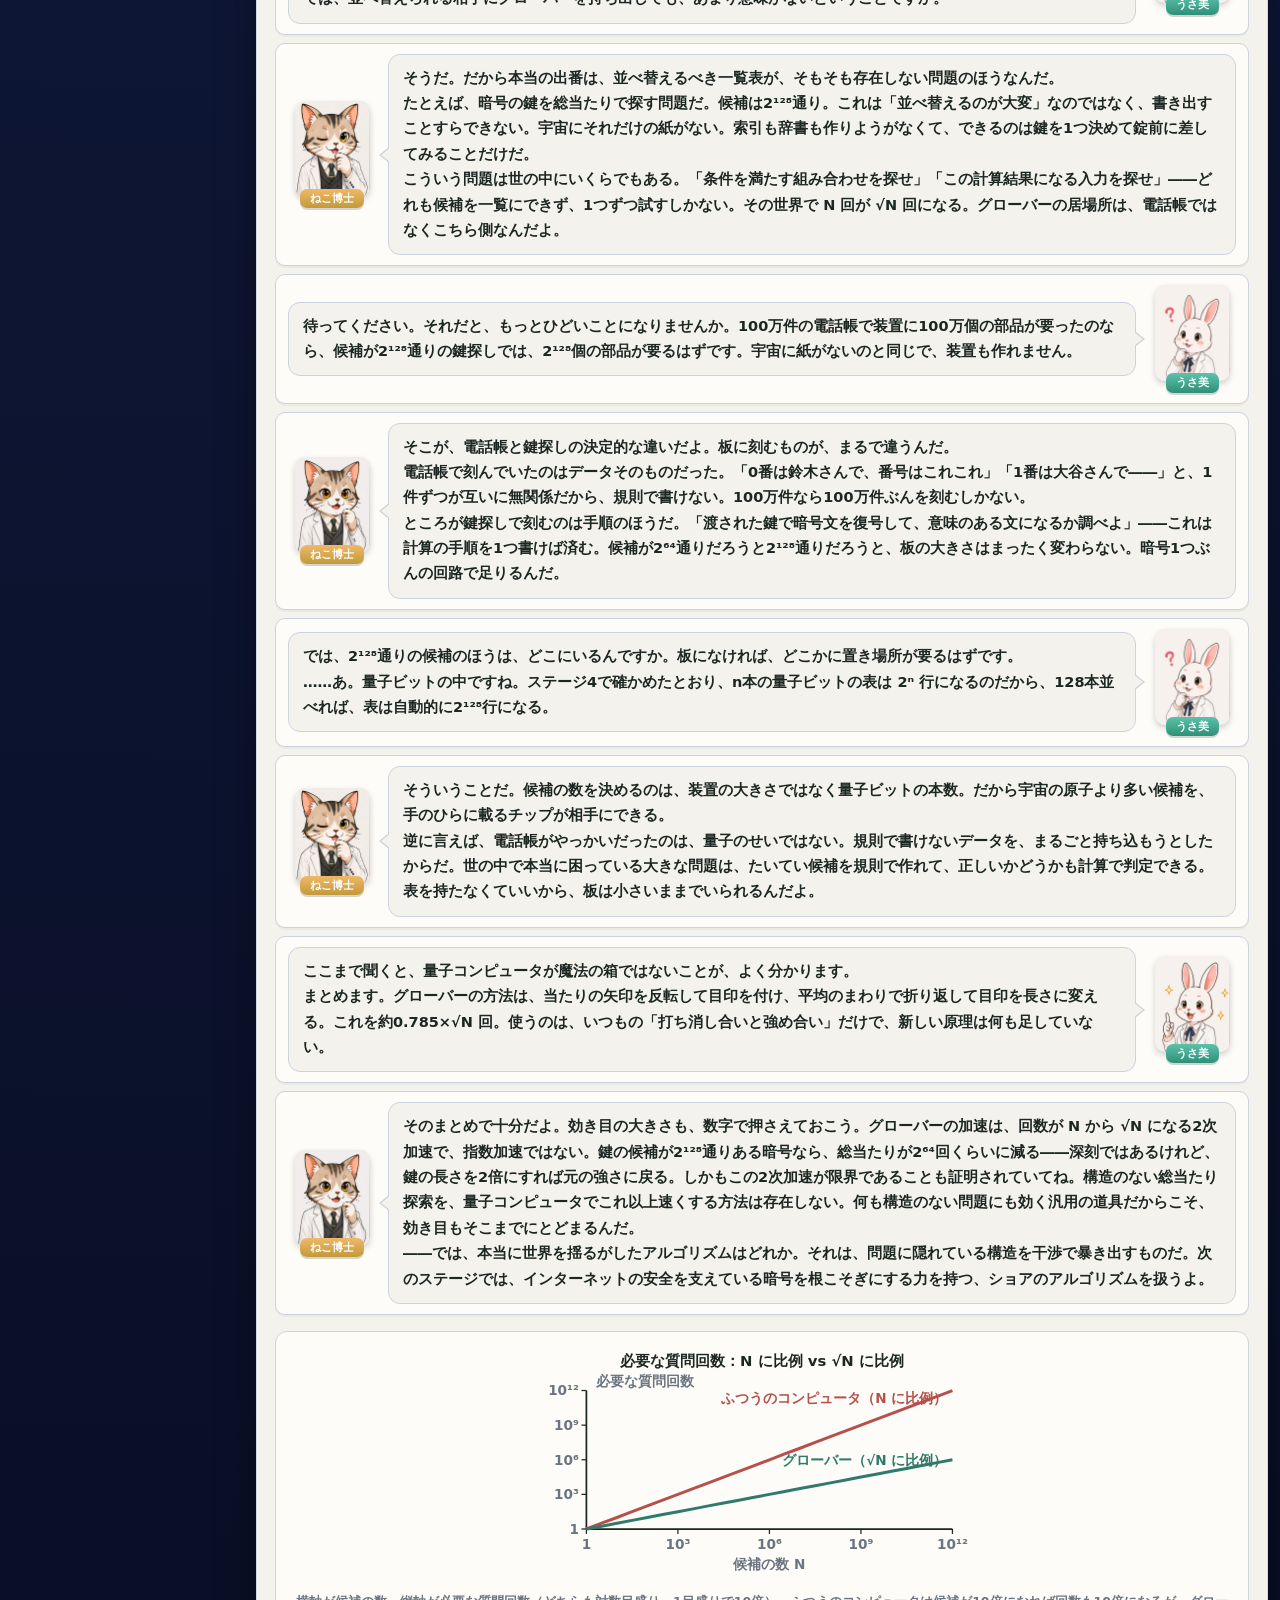
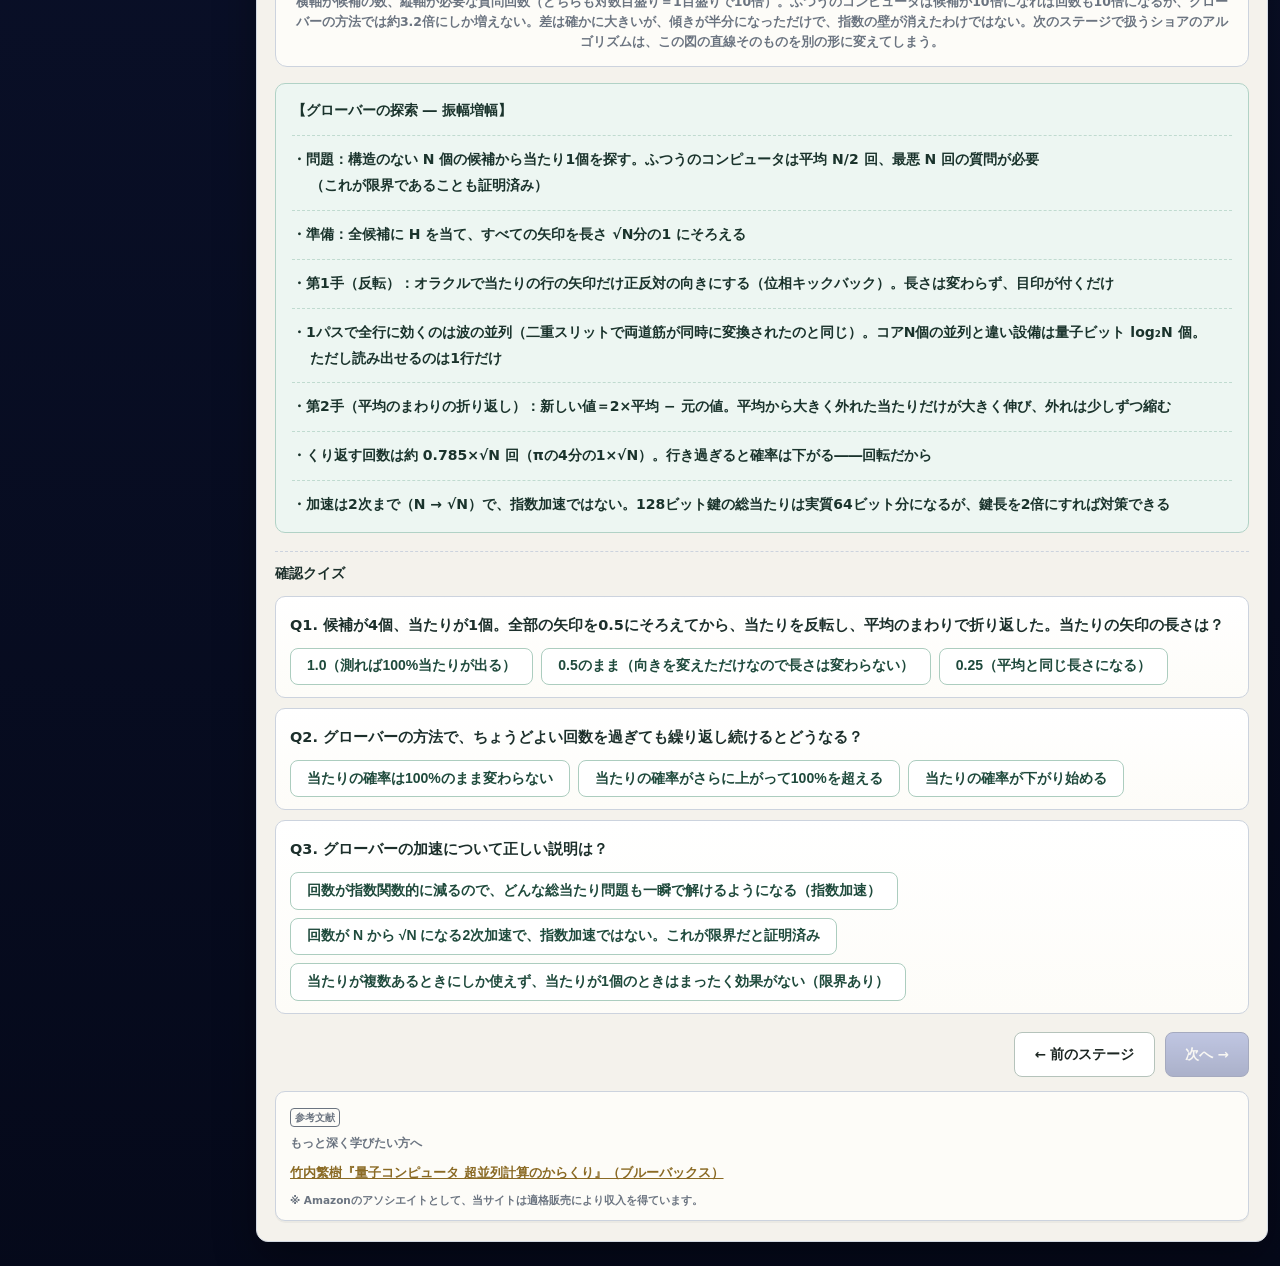
<file: stage6.html>
<!DOCTYPE html>
<html lang="ja">
<head>
<meta charset="UTF-8">
<meta name="viewport" content="width=device-width, initial-scale=1.0">
<meta name="theme-color" content="#16224e">
<!-- Google tag (gtag.js) -->
<script async src="https://www.googletagmanager.com/gtag/js?id=G-9RTQCP2HXM"></script>
<script>
  window.dataLayer = window.dataLayer || [];
  function gtag(){dataLayer.push(arguments);}
  gtag('js', new Date());
  gtag('config', 'G-9RTQCP2HXM');
</script>
<title>STAGE6 グローバーの探索 ― 量子コンピュータはなぜ速いのか</title>
<meta name="description" content="100万個の中から当たりを約1000回で見つけるグローバーのアルゴリズム。当たりの矢印だけを反転させ、平均のまわりで折り返す――この2手を繰り返すと、正解の矢印だけが育っていく。足し算と引き算だけで振幅増幅の仕組みを追い、2次加速の限界まで正直に確かめる。">
<link rel="canonical" href="https://quantum-mechanics.habatakijuku.com/quantum-computer/stage6">
<meta property="og:type" content="article">
<meta property="og:site_name" content="量子コンピュータはなぜ速いのか">
<meta property="og:locale" content="ja_JP">
<meta property="og:title" content="STAGE6 グローバーの探索 ― 量子コンピュータはなぜ速いのか">
<meta property="og:description" content="100万個から当たりを約1000回で。反転と折り返しの2手だけで正解の矢印が育つ、振幅増幅の仕組みを追う。">
<meta property="og:url" content="https://quantum-mechanics.habatakijuku.com/quantum-computer/stage6">
<meta property="og:image" content="https://quantum-mechanics.habatakijuku.com/quantum-computer/images/ogp.png">
<meta property="og:image:width" content="1200">
<meta property="og:image:height" content="630">
<meta name="twitter:card" content="summary_large_image">
<link rel="icon" type="image/png" href="images/favicon.png">
<link rel="stylesheet" href="design-system.css">
<style>
  .qc-svg .label{fill:var(--muted);font-size:11px;font-weight:700}
  .qc-svg .strong{fill:var(--ink);font-size:12px;font-weight:900}
  .qc-svg .accent{fill:#2f7a6b;font-size:11px;font-weight:900}
  .anim-ctrl{display:flex;align-items:center;gap:8px;justify-content:center;margin-top:10px;flex-wrap:wrap}
  .anim-ctrl .btn{padding:.4rem .95rem;font-size:13px;font-weight:900}
  .readout{display:flex;flex-wrap:wrap;gap:4px 16px;justify-content:center;margin-top:8px;font-size:12px;font-weight:700;color:var(--ink)}
  .readout b{font-weight:900;font-variant-numeric:tabular-nums;color:inherit}
  .gate-log{margin-top:8px;font-size:12.5px;font-weight:800;color:var(--ink);min-height:1.5em;word-break:break-all}
  .gate-log .g{display:inline-block;background:#dff0ea;border:1px solid #9fcdbd;border-radius:5px;padding:0 6px;margin:0 2px 3px 0}
</style>
</head>
<body>
<div class="app-shell side-collapsed" id="app-shell">
  <header class="game-header">
    <div class="brand">
      <div class="brand-title"><a class="head-reset home-badge" href="index.html" title="トップへ" aria-label="トップへ">💠</a> <span>量子コンピュータはなぜ速いのか</span></div>
      <div class="brand-sub">STAGE 6 ― グローバーの探索 ―</div>
    </div>
    <div class="head-progress-wrap">
      <div class="head-progress-label" id="progress-label">クリア 0 / 8</div>
      <div class="head-progress" role="progressbar" aria-label="クリア済みステージ数" aria-valuemin="0" aria-valuemax="8" aria-valuenow="0"><div class="head-progress-fill" id="progress-fill" style="width:0%"></div></div>
    </div>
    <div class="header-actions">
      <a class="head-reset" href="https://quantum-mechanics.habatakijuku.com/" title="量子力学、冒険の書（シリーズマップ）へ">🗺️ マップ</a>
      <button class="head-reset" id="btn-reset-all">🔄 最初から</button>
      <button class="head-reset" id="head-nav-toggle" title="ステージ一覧の表示切替">☰ ナビ</button>
    </div>
  </header>

  <div class="game-layout">
    <div class="side-backdrop" id="side-backdrop"></div>
    <aside class="side-panel">
      <div class="side-head">
        <button class="side-toggle" id="sidebar-toggle" title="ステージ一覧の表示切替" aria-label="ステージ一覧の表示切替">☰</button>
        <span class="side-head-text">📚 ステージ一覧</span>
      </div>
      <div class="side-list" id="side-list"></div>
    </aside>

    <main class="main-area">
      <div class="chapter-head">
        <span class="chapter-badge">STAGE 6</span><h1 class="chapter-title">グローバーの探索</h1>
        <div class="chapter-sub">振幅増幅</div>
      </div>

      <div class="mission-box">
        <div class="mission-label">🎯 ミッション</div>
        <div class="mission-text">「当たりの矢印を反転させる」「平均のまわりで折り返す」という2手だけで、正解の矢印が育っていく仕組みを理解しよう。必要な回数が約√N であること、そしてそれが2次加速にとどまることまで説明できれば合格。</div>
        <span class="mission-status" id="mission-status">未達成</span>
      </div>

      <div class="dialogue-scene">
        <div class="dialog-row">
          <div class="dialog-character">
            <div class="dialog-avatar mentor"><img src="images/cat.webp" width="300" height="386" alt=""></div>
            <div class="dialog-name mentor">ねこ博士</div>
          </div>
          <div class="dialog-bubble">今日は、誰もが本当に困っている問題を扱おう。<strong>並べ替えられていない大量の候補の中から、条件に合う1個を探す</strong>問題だ。<br>たとえば、電話帳から「この電話番号の持ち主は誰か」を調べるとする。電話帳は名前の五十音順に並んでいて、番号順には並んでいない。この場合、どう探すことになるかな。</div>
        </div>
        <div class="dialog-row right">
          <div class="dialog-character">
            <div class="dialog-avatar student"><img src="images/rabbit.webp" width="300" height="386" alt=""></div>
            <div class="dialog-name student">うさ美</div>
          </div>
          <div class="dialog-bubble">端から順に見ていくしかありません。運がよければ1件目、悪ければ最後の1件。候補が N 件あれば、平均で N の半分くらい、最悪 N 回調べることになります。<br>並び順に手がかりがない以上、これより速い方法はないはずです。だって、調べていない項目が当たりでない保証はどこにもないので。</div>
        </div>
        <div class="dialog-row">
          <div class="dialog-character">
            <div class="dialog-avatar mentor"><img src="images/cat.webp" width="300" height="386" alt=""></div>
            <div class="dialog-name mentor">ねこ博士</div>
          </div>
          <div class="dialog-bubble">その推論はふつうのコンピュータについては完全に正しくて、証明もされている。<strong>N 件の総当たり探索は、N に比例する回数がどうしても必要</strong>だ。<br>ところが1996年、ロブ・グローバーが量子コンピュータでこれを <strong>約√N 回</strong>に減らす方法を見つけた。N が100万なら、100万回ではなく<strong>約1000回</strong>。1兆件なら100万回だ。</div>
        </div>
        <div class="dialog-row right">
          <div class="dialog-character">
            <div class="dialog-avatar student"><img src="images/rabbitThink.webp" width="300" height="386" alt=""></div>
            <div class="dialog-name student">うさ美</div>
          </div>
          <div class="dialog-bubble">100万件を1000回で……。でも、どうやって。全部の候補に矢印を立てて重ね合わせても、そのまま測ったら100万分の1の確率で当たりが出るだけです。それでは100万回引かないと当たりません。<br>――ということは、測る前に<strong>当たりの矢印だけを長くする</strong>操作があるんですね。でも、どれが当たりか分かっていないのに、どうやってその1本だけを狙うんですか。</div>
        </div>
        <div class="dialog-row">
          <div class="dialog-character">
            <div class="dialog-avatar mentor"><img src="images/catThink.webp" width="300" height="386" alt=""></div>
            <div class="dialog-name mentor">ねこ博士</div>
          </div>
          <div class="dialog-bubble">いい問いの立て方だ。答えはこうだよ。<strong>私たちは当たりが「どれ」かを知らないが、当たりを「見分ける箱」は持っている</strong>。電話番号の例なら、名前を1つ渡されて「この人の番号は探している番号か」と聞けば、はい・いいえは即答できる。これがオラクルだ。前回と同じ道具だね。</div>
        </div>
        <div class="dialog-row right">
          <div class="dialog-character">
            <div class="dialog-avatar student"><img src="images/rabbitThink.webp" width="300" height="386" alt=""></div>
            <div class="dialog-name student">うさ美</div>
          </div>
          <div class="dialog-bubble">引っかかることがあります。名前を渡せば「はい・いいえ」を即答できるなら、箱は答えを知っているも同然に見えます。回りくどいことをせずに、<strong>「当たりはどれ？」と箱に聞けば済む</strong>ように思えます。</div>
        </div>
        <div class="dialog-row">
          <div class="dialog-character">
            <div class="dialog-avatar mentor"><img src="images/cat.webp" width="300" height="386" alt=""></div>
            <div class="dialog-name mentor">ねこ博士</div>
          </div>
          <div class="dialog-bubble">聞いても、箱には答えられないんだ。箱が持っているのは<strong>照合の手順</strong>であって、答えの一覧表ではない。電話帳の例で言えば、1枚の<strong>板に電話帳と探す番号を刻みつけた</strong>ようなものだね。渡された名前の欄と探す番号を1桁ずつ照らし合わせる手順が、板の上に回路として書いてある。錠前と同じだよ。錠前は、差し込まれた鍵が正しいかどうかを一瞬で完璧に判定する。でも錠前に「正しい鍵の形を教えて」と頼むことはできない。暗号の鍵探しも、パズルの答え探しも同じ形をしている――<strong>1つの候補を確かめるのは一瞬、でも正しい1つを見つけるのは大仕事</strong>。世の中の難問の多くがこのタイプで、グローバーの方法はこの「照合の箱」だけを頼りに、<strong>たった2手を何度も繰り返す</strong>。</div>
        </div>
      </div>

      <div class="dialogue-scene">
        <div class="dialog-row right">
          <div class="dialog-character">
            <div class="dialog-avatar student"><img src="images/rabbit.webp" width="300" height="386" alt=""></div>
            <div class="dialog-name student">うさ美</div>
          </div>
          <div class="dialog-bubble">準備は想像がつきます。前回と同じで、全部の量子ビットに H を当てて、<strong>N 個の候補すべてに同じ長さの矢印</strong>を立てるんですよね。長さは√N分の1――2乗して N分の1、N 個で合計1です。……そこから、どうするんですか。</div>
        </div>
        <div class="dialog-row">
          <div class="dialog-character">
            <div class="dialog-avatar mentor"><img src="images/cat.webp" width="300" height="386" alt=""></div>
            <div class="dialog-name mentor">ねこ博士</div>
          </div>
          <div class="dialog-bubble">その通りの準備でいい。ここから2手を繰り返す。<br><strong>【第1手・反転】</strong>オラクルに聞いて、<strong>当たりの行の矢印だけを正反対の向きにする</strong>。前回の位相キックバックがそのまま使える。当たりを名指しできなくても、<strong>重ね合わせの全候補を箱に通せば、照合に引っかかった行だけが反転する</strong>――照合の手順さえあれば、この操作は組めるんだ。</div>
        </div>
        <div class="dialog-row right">
          <div class="dialog-character">
            <div class="dialog-avatar student"><img src="images/rabbitThink.webp" width="300" height="386" alt=""></div>
            <div class="dialog-name student">うさ美</div>
          </div>
          <div class="dialog-bubble">でも、向きを変えただけでは長さは変わりません。2乗すれば向きは消えるので、いま測っても当たる確率は N分の1 のまま。<strong>目印を付けただけ</strong>ですね。……いえ、待ってください。箱は<strong>当たりの行だけを狙って</strong>反転できたわけですよね。だったら、どの行を反転したのかを教えてもらえば、それで終わりなのでは？</div>
        </div>
        <div class="dialog-row">
          <div class="dialog-character">
            <div class="dialog-avatar mentor"><img src="images/cat.webp" width="300" height="386" alt=""></div>
            <div class="dialog-name mentor">ねこ博士</div>
          </div>
          <div class="dialog-bubble">教えられないんだ、2つの理由で。第一に、箱のどこにも「当たりは◯番」と計算する部分がない。反転は<strong>行ごと</strong>に「この行は照合に引っかかったか」で起きるだけで、当たりの番号はどこにも書き出されない。教えたくても、教える中身を箱は持っていないんだ。第二に、きみが言った通り、印は<strong>向き（位相）</strong>で書かれている――いわば<strong>見えないインク</strong>だ。測っても確率に現れない以上、外から読む方法がない。<br>できる唯一のことは、この見えない印を、干渉で<strong>長さ</strong>という見える形に変換していくこと――それだけなんだ。</div>
        </div>
      </div>



      <div class="dialogue-scene">
        <div class="dialog-row right">
          <div class="dialog-character">
            <div class="dialog-avatar student"><img src="images/rabbit.webp" width="300" height="386" alt=""></div>
            <div class="dialog-name student">うさ美</div>
          </div>
          <div class="dialog-bubble">その変換、候補が2個なら私は知っています！ 準備の状態は |0⟩ と |1⟩ が0.71ずつ――<strong>|+⟩</strong> です。箱が当たり（たとえば |1⟩）の矢印を反転すると、|0⟩ に0.71、|1⟩ に正反対の0.71――<strong>|−⟩</strong> そのものです。そのまま測れば五分五分で何も分かりませんが、<strong>H を1発かけてから測れば、確実に 1 が出る</strong>。STAGE3でやった、|+⟩ と |−⟩ の見分けそのものだ。<br>……でも、候補が N 個に増えたら、この H にあたる変換は何になるんですか？</div>
        </div>
        <div class="dialog-row">
          <div class="dialog-character">
            <div class="dialog-avatar mentor"><img src="images/cat.webp" width="300" height="386" alt=""></div>
            <div class="dialog-name mentor">ねこ博士</div>
          </div>
          <div class="dialog-bubble">その通り。候補2個なら H 1発で印を読み切れる。<strong>その N 行版を担うのが第2手</strong>――ただし N が大きいと1発では変換しきれず、少しずつ進めることになる。<br><strong>【第2手・平均のまわりの折り返し】</strong>全部の矢印の<strong>平均</strong>を計算して、それを鏡だと思って、<strong>すべての矢印を平均の反対側へ折り返す</strong>。式で書けば、新しい値＝<strong>2×平均 − 元の値</strong>。平均より下にあったものは同じだけ上に、上にあったものは同じだけ下に移る。</div>
        </div>
        <div class="dialog-row right">
          <div class="dialog-character">
            <div class="dialog-avatar student"><img src="images/rabbit.webp" width="300" height="386" alt=""></div>
            <div class="dialog-name student">うさ美</div>
          </div>
          <div class="dialog-bubble">なるほど、<strong>当たりだけが平均からうんと離れている</strong>から、折り返すと当たりだけが大きく動くんですね。<br>小さい例で確かめます。候補が4個なら量子ビットは2個――表は |00⟩ |01⟩ |10⟩ |11⟩ の4行です。当たりを |10⟩ としましょう。最初はみんな0.5（0.5の2乗が0.25で、4行足して1）。<br><strong>第1手</strong>：|10⟩ だけ反転して、0.5、0.5、−0.5、0.5。<br><strong>平均</strong>：(0.5＋0.5−0.5＋0.5)÷4 ＝ 0.25。<br><strong>第2手</strong>：|10⟩ は 2×0.25 −(−0.5)＝<strong>1.0</strong>。他の行は 2×0.25 − 0.5 ＝<strong>0</strong>。<br>……できてしまいました。<strong>|10⟩ の矢印が1.0、他は全部ゼロ</strong>。測れば100%で「10」が出ます。4個の中から、箱への質問<strong>1回</strong>で確実に。</div>
        </div>
      </div>

<div class="diagram-box">
        <svg id="grover-svg" class="qc-svg" viewBox="0 0 372 208" width="100%" role="img" aria-label="グローバーのアルゴリズムのシミュレータ。候補ごとの矢印の長さを棒グラフで表し、当たりの反転と平均のまわりの折り返しを繰り返すたびに、当たりの棒だけが伸びていく様子を示す">
          <text class="strong" x="186" y="16" text-anchor="middle">反転 → 平均で折り返す。当たりだけが育つ</text>
          <g id="grover-body"></g>
        </svg>
        <div class="readout">
          <span>候補の数 <b id="gr-n">16</b></span>
          <span>くり返した回数 <b id="gr-step">0</b></span>
          <span>当たりが出る確率 <b id="gr-prob">6%</b></span>
          <span>ちょうどよい回数 <b id="gr-opt">3</b></span>
        </div>
        <div class="anim-ctrl">
          <button type="button" class="btn" id="gr-invert">① 当たりを反転</button>
          <button type="button" class="btn" id="gr-flip">② 平均で折り返す</button>
          <button type="button" class="btn" id="gr-step1">①②をまとめて1回</button>
          <button type="button" class="btn" id="gr-reset">↺ 最初から</button>
        </div>
        <div class="anim-ctrl">
          <span class="ctrl-label">候補の数</span>
          <input type="range" id="gr-slider" min="4" max="64" step="4" value="16" aria-label="候補の数を変える" style="flex:1;max-width:240px;min-width:140px;accent-color:#2f7a6b">
        </div>
        <div class="diagram-caption">棒1本が候補1つの矢印。上向きが「そのままの向き」、下向きが「正反対の向き」で、棒の長さの2乗がその候補が出る確率。緑の棒が当たり（本来はどれが当たりか分からないが、仕組みを見るために色を付けてある）。点線は全部の矢印の<strong>平均</strong>。<br>①を押すと当たりだけが下に反転し、平均がわずかに下がる。②を押すと全部の棒が平均の反対側へ折り返され、平均から大きく離れていた当たりだけが大きく跳ね上がる。<strong>繰り返すほど当たりが育つが、行き過ぎると今度は縮んでいく</strong>――ちょうどよい回数で止めるのがコツだ。</div>
      </div>

      <div class="dialogue-scene">
        <div class="dialog-row right">
          <div class="dialog-character">
            <div class="dialog-avatar student"><img src="images/rabbitThink.webp" width="300" height="386" alt=""></div>
            <div class="dialog-name student">うさ美</div>
          </div>
          <div class="dialog-bubble">では、反転と折り返しを繰り返せば繰り返すほど、当たりの矢印は育っていくわけですね。</div>
        </div>
      </div>

      <div class="dialogue-scene">
        <div class="dialog-row">
          <div class="dialog-character">
            <div class="dialog-avatar mentor"><img src="images/cat.webp" width="300" height="386" alt=""></div>
            <div class="dialog-name mentor">ねこ博士</div>
          </div>
          <div class="dialog-bubble">それが、そう単純でもないんだ。反転と折り返しは、どちらも矢印を<strong>回す</strong>操作だからね。回転を続ければ、いつか行き過ぎて戻ってくる――<strong>回しすぎると、育てた矢印がまた縮んでいく</strong>。ブランコを押すタイミングを間違えると勢いが落ちるのと同じだよ。ふつうの探索なら探し続けて損をすることはないのだから、ここも「探索」ではなく<strong>干渉</strong>である証拠だね。<br>ちょうどよい回数は決まっていて、<strong>約 0.785×√N 回</strong>――円周率πの4分の1が0.785だ。N が100万なら785回くらい。この回数で当たりの確率がほぼ1になり、それを過ぎると下がり始める。</div>
        </div>
        <div class="dialog-row right">
          <div class="dialog-character">
            <div class="dialog-avatar student"><img src="images/rabbitThink.webp" width="300" height="386" alt=""></div>
            <div class="dialog-name student">うさ美</div>
          </div>
          <div class="dialog-bubble">100万件が785回。確かにものすごい進歩です。<br>……それでも、やっぱり最初の疑問が解けません。箱は、4行のそれぞれについて「この行は当たりか」に応じて反転する・しないを決めていますよね。それは、<strong>内部で候補を1個ずつ判定しているのと何が違うんですか？</strong> それなら、質問は1回ではなく実質4回では。</div>
        </div>
        <div class="dialog-row">
          <div class="dialog-character">
            <div class="dialog-avatar mentor"><img src="images/cat.webp" width="300" height="386" alt=""></div>
            <div class="dialog-name mentor">ねこ博士</div>
          </div>
          <div class="dialog-bubble">いい問いだ、そこが「同時に計算」の正確な中身だよ。<br>まず、<strong>箱に入る物は1つだけ</strong>だ。量子ビットのかたまりが1つあって、その状態が1つ。N行の表というのは、その<strong>たった1つの状態を書き下した姿</strong>であって、N個の物が詰まっているわけではない。<br>そしてゲートは、表全体への<strong>書き換え規則</strong>だ。行が4行でも100万行でも<strong>適用は1回</strong>で、かかる時間は照合の手順の複雑さぶんだけ。候補の数には比例しない。<br>では、なぜ1回通しただけで行ごとに違う結果が出るのか。量子力学の法則が<strong>線形</strong>だからだ――「AとBを足したものを入れたら、Aの結果とBの結果を足したものが出てくる」という性質だよ。箱は行1つずつを正しく照合するように組んであるだけで、あとは法則のほうが重ね合わせを勝手に分配してくれる。<strong>こちらは場合分けを1度もしていないのに、全行ぶんの照合が済んでいる</strong>――手品の種はここなんだ。</div>
        </div>
        <div class="dialog-row right">
          <div class="dialog-character">
            <div class="dialog-avatar student"><img src="images/rabbitThink.webp" width="300" height="386" alt=""></div>
            <div class="dialog-name student">うさ美</div>
          </div>
          <div class="dialog-bubble">「場合分けをしていない」のは、こちらの手順の話ですよね。装置の側が、目にも留まらぬ速さで、こっそり成分を1行ずつ順番に照合している――ということは、ないんですか。</div>
        </div>
        <div class="dialog-row">
          <div class="dialog-character">
            <div class="dialog-avatar mentor"><img src="images/catThink.webp" width="300" height="386" alt=""></div>
            <div class="dialog-name mentor">ねこ博士</div>
          </div>
          <div class="dialog-bubble">それは、やりたくてもできないんだ。ゲートの実体は、装置に電磁波のパルスを一瞬当てることだったね。パルスは<strong>波全体に一度に働く</strong>。矢印の表というのは、たった1つの波の成分帳簿だから、成分を1つずつ触るボタンは、<strong>装置のどこにも存在しない</strong>。「1行ずつ順番に」は、この機械にはそもそもできない芸当なんだよ。</div>
        </div>
      </div>

      <div class="diagram-box">
        <svg id="lin-svg" class="qc-svg" viewBox="0 0 372 286" width="100%" role="img" aria-label="線形性のアニメーション。左に候補0番から3番までの4行が縦に並び、中央に照合の箱、右に出口がある。前半では4行を1行ずつ箱に通し、箱を4回通ることになる。当たりの2番の行だけ、箱を出ると矢印が下向き（反対向き）に変わる。後半では4行が重ね合わせのまま一度に箱を通り、箱を通った回数は1回のまま、出口には4行ぶんの結果が同時に並ぶ。行ごとの結果は前半とまったく同じで、当たりの行だけが下向きになる">
          <text class="strong" x="186" y="14" text-anchor="middle">線形とは ― 1行ずつでも、まとめてでも、行ごとの結果は同じ</text>
          <text id="lin-phase" class="accent" x="186" y="32" text-anchor="middle">① 1行ずつ通す</text>
          <!-- 箱 -->
          <rect x="150" y="46" width="72" height="168" rx="8" fill="#e9eef6" stroke="var(--line)" stroke-width="1.4"/>
          <text class="strong" x="186" y="128" text-anchor="middle">照合の箱</text>
          <text class="label" x="186" y="144" text-anchor="middle">当たりなら</text>
          <text class="label" x="186" y="158" text-anchor="middle">向きを反転</text>
          <!-- 入口・出口の目盛り -->
          <line x1="120" y1="46" x2="120" y2="214" stroke="var(--line)" stroke-width="1" stroke-dasharray="3 3"/>
          <line x1="250" y1="46" x2="250" y2="214" stroke="var(--line)" stroke-width="1" stroke-dasharray="3 3"/>
          <text class="label" x="120" y="228" text-anchor="middle">入口</text>
          <text class="label" x="250" y="228" text-anchor="middle">出口</text>
          <g id="lin-rows"></g>
          <text class="label" x="186" y="250" text-anchor="middle">箱を通した回数 <tspan id="lin-count" class="strong">0</tspan></text>
          <text id="lin-note" class="label" x="186" y="268" text-anchor="middle">4行を順番に。4回かかる</text>
        </svg>
        <div class="diagram-caption">同じ箱に、①1行ずつ通した場合と、②4行を重ね合わせのまま通した場合の比べ図。<strong>行ごとの結果はどちらもまったく同じ</strong>――当たりの2番（|10⟩）だけが向きを反転され、他の3行はそのまま出てくる。違うのは<strong>箱を通した回数</strong>だけで、①は4回、②は1回。これが「法則が線形」ということの中身だ。箱は行を1つずつ入れたときに正しく照合するように組んであるだけで、<strong>重ね合わせ用の仕掛けは何も入っていない</strong>。それでも重ね合わせを入れれば、各行はそれぞれ自分の結果になって出てくる。候補が100万行でも、箱を通るのは1回のままだ。</div>
      </div>

      <div class="dialogue-scene">
        <div class="dialog-row right">
          <div class="dialog-character">
            <div class="dialog-avatar student"><img src="images/rabbitThink.webp" width="300" height="386" alt=""></div>
            <div class="dialog-name student">うさ美</div>
          </div>
          <div class="dialog-bubble">まだ腑に落ちません。ふつうのコンピュータでも、<strong>候補の数だけCPUを並べて、いっせいに判定させれば</strong>「1回で全候補を処理」になりますよね。それと何が違うんですか？</div>
        </div>
        <div class="dialog-row">
          <div class="dialog-character">
            <div class="dialog-avatar mentor"><img src="images/cat.webp" width="300" height="386" alt=""></div>
            <div class="dialog-name mentor">ねこ博士</div>
          </div>
          <div class="dialog-bubble">いい比較だね。決定的な違いは<strong>設備の数</strong>だ。CPU並列は候補の数だけ物理的な機械が要る。候補が2¹²⁸個なら、宇宙の原子を全部使ってもコアが足りない。量子の側は、候補が2倍になっても量子ビットが<strong>1個増えるだけ</strong>。なぜそんなに安いのか――候補たちが「N台の機械」ではなく、<strong>1つの波のN個の成分</strong>だからだ。さっき言ったとおり、成分ごとの処理を装置がやっているのではなく、法則のほうが勝手に分配してくれるからね。</div>
        </div>
        <div class="dialog-row right">
          <div class="dialog-character">
            <div class="dialog-avatar student"><img src="images/rabbitThink.webp" width="300" height="386" alt=""></div>
            <div class="dialog-name student">うさ美</div>
          </div>
          <div class="dialog-bubble">それでも、量子コンピュータなら1回で全候補を処理できる、というところがいまいちピンときません。</div>
        </div>
        <div class="dialog-row">
          <div class="dialog-character">
            <div class="dialog-avatar mentor"><img src="images/cat.webp" width="300" height="386" alt=""></div>
            <div class="dialog-name mentor">ねこ博士</div>
          </div>
          <div class="dialog-bubble">イメージしにくいなら、<a href="https://quantum-mechanics.habatakijuku.com/quantum-circuit/" target="_blank" rel="noopener" style="color:#2f7a6b;text-decoration:underline">量子回路クエスト</a>をやってみるといい。自分で回路を配線して、全部の候補を一気に通過させ、該当する候補にだけ印を付ける――その手ごたえを一度味わうと、「1回で全候補」の意味が少しはつかめるはずだよ。</div>
        </div>
<div class="dialog-row right">
          <div class="dialog-character">
            <div class="dialog-avatar student"><img src="images/rabbitThink.webp" width="300" height="386" alt=""></div>
            <div class="dialog-name student">うさ美</div>
          </div>
          <div class="dialog-bubble">でも、「板には電話帳が刻まれている」とおっしゃいましたよね。それは<strong>実際にはどうやる</strong>んですか。100万件なら、板のほうに100万件ぶんを刻むことになりませんか。だとしたら、その刻む手間はどこへ行ったんでしょう。</div>
        </div>
        <div class="dialog-row">
          <div class="dialog-character">
            <div class="dialog-avatar mentor"><img src="images/cat.webp" width="300" height="386" alt=""></div>
            <div class="dialog-name mentor">ねこ博士</div>
          </div>
          <div class="dialog-bubble">そこを見逃さないのが大事だ。まず素朴なやり方から言うと、問い合わせのたびに<strong>電話帳ぜんぶを回路に焼き直す</strong>ことになる。100万件なら100万件ぶんの部品だ。しかもグローバーは√N回くり返すから、合計すると<strong>ふつうの総当たりより高くつく</strong>。「量子コンピュータはデータベース検索が速い」がほとんど神話だと言われるのは、この計算のせいなんだよ。<br>そこで考えられているのが <strong>QRAM</strong>（量子RAM）という装置だ。RAMというのは、ふつうのコンピュータの記憶装置のこと。「<strong>何番地の中身をくれ</strong>」と言うと、その番地に入れてある中身を出してくれる箱だと思えばいい。その量子版を作ろう、という構想だね。</div>
        </div>
        <div class="dialog-row right">
          <div class="dialog-character">
            <div class="dialog-avatar student"><img src="images/rabbitThink.webp" width="300" height="386" alt=""></div>
            <div class="dialog-name student">うさ美</div>
          </div>
          <div class="dialog-bubble">……でも、それで手間はどこへ消えたんでしょうか。<br>いえ、消えていませんね。<strong>番地ごとに中身を置いておく場所が要る</strong>のだから、100万件なら装置のほうに100万か所ぶんの部品が必要です。</div>
        </div>
        <div class="dialog-row">
          <div class="dialog-character">
            <div class="dialog-avatar mentor"><img src="images/cat.webp" width="300" height="386" alt=""></div>
            <div class="dialog-name mentor">ねこ博士</div>
          </div>
          <div class="dialog-bubble">そこに気づけば十分だ。<strong>手間は消えたのではなく、装置の側へ移った</strong>。装置ぜんたいが100万個規模になるんだ。しかも、それだけの部品を誤りから守り続けられるのか――QRAMが実際に作れるのかどうかは、いまも決着がついていない。あくまで<strong>構想</strong>の段階だよ。</div>
        </div>
        <div class="dialog-row right">
          <div class="dialog-character">
            <div class="dialog-avatar student"><img src="images/rabbitThink.webp" width="300" height="386" alt=""></div>
            <div class="dialog-name student">うさ美</div>
          </div>
          <div class="dialog-bubble">最初の電話帳の話ですが、そもそも<strong>番号順に並べ替えて</strong>しまえばいいのでは？順番に並んでいれば、辞書を引くように半分ずつ絞り込めます。100万件でも、半分にするのを20回ほど繰り返せば1件に届く計算です。785回よりずっと速い。<br>並べ替えるのも、板に刻む作業に比べれば効率的です。</div>
        </div>
        <div class="dialog-row">
          <div class="dialog-character">
            <div class="dialog-avatar mentor"><img src="images/cat.webp" width="300" height="386" alt=""></div>
            <div class="dialog-name mentor">ねこ博士</div>
          </div>
          <div class="dialog-bubble">その見立てで合っている。ただ、分かれ目がひとつある。<strong>一度きりの調べものなら、並べ替えは損</strong>になる。全部の行を読んで並べ替える手間のほうが、端から順に照合していく手間より大きいからね。逆に<strong>何度も引くなら、並べ替えたほうが勝つ</strong>。手間を最初に一度だけ払えば、あとは1件あたり20回で済む。これはふつうのコンピュータの完勝で、世の中のデータベースはみなこれをやっている。<br>ついでに、量子の側の言い分も言っておこう。<strong>オラクルは、行どうしを比べない</strong>。1つの行を渡されて「照合に引っかかるか」を答えるだけだ。並べ替えというのは行どうしの大小を使う作業だから、この箱にとって<strong>並び順は最初から関係がない</strong>。だから重ね合わせにそのまま通せるんだ。</div>
        </div>
        <div class="dialog-row right">
          <div class="dialog-character">
            <div class="dialog-avatar student"><img src="images/rabbit.webp" width="300" height="386" alt=""></div>
            <div class="dialog-name student">うさ美</div>
          </div>
          <div class="dialog-bubble">結局、手順をぜんぶ数えれば、<a href="https://informatics.habatakijuku.com/algo-quest/" target="_blank" rel="noopener" style="color:#2f7a6b;text-decoration:underline">アルゴリズムの旅</a>で勉強したやり方――あらかじめ番号順に並べ替えて索引を付けておき、探すたびに「真ん中を見て、半分に絞る」を繰り返す<strong>二分探索</strong>で見つける――のほうが、はるかに速いですね。一回限りの操作なら、端から順に照合していく<strong>線形探索</strong>のほうが速いですし。<br>では、並べ替えられる相手にグローバーを持ち出しても、あまり意味がないということですか。</div>
        </div>
        <div class="dialog-row">
          <div class="dialog-character">
            <div class="dialog-avatar mentor"><img src="images/catThink.webp" width="300" height="386" alt=""></div>
            <div class="dialog-name mentor">ねこ博士</div>
          </div>
          <div class="dialog-bubble">そうだ。だから本当の出番は、<strong>並べ替えるべき一覧表が、そもそも存在しない問題</strong>のほうなんだ。<br>たとえば、暗号の鍵を総当たりで探す問題だ。候補は2¹²⁸通り。これは「並べ替えるのが大変」なのではなく、<strong>書き出すことすらできない</strong>。宇宙にそれだけの紙がない。索引も辞書も作りようがなくて、できるのは鍵を1つ決めて錠前に差してみることだけだ。<br>こういう問題は世の中にいくらでもある。「条件を満たす組み合わせを探せ」「この計算結果になる入力を探せ」――どれも候補を一覧にできず、1つずつ試すしかない。その世界で N 回が √N 回になる。グローバーの居場所は、電話帳ではなく<strong>こちら側</strong>なんだよ。</div>
        </div>
        <div class="dialog-row right">
          <div class="dialog-character">
            <div class="dialog-avatar student"><img src="images/rabbitThink.webp" width="300" height="386" alt=""></div>
            <div class="dialog-name student">うさ美</div>
          </div>
          <div class="dialog-bubble">待ってください。それだと、もっとひどいことになりませんか。100万件の電話帳で装置に100万個の部品が要ったのなら、候補が2¹²⁸通りの鍵探しでは、<strong>2¹²⁸個の部品</strong>が要るはずです。宇宙に紙がないのと同じで、装置も作れません。</div>
        </div>
        <div class="dialog-row">
          <div class="dialog-character">
            <div class="dialog-avatar mentor"><img src="images/cat.webp" width="300" height="386" alt=""></div>
            <div class="dialog-name mentor">ねこ博士</div>
          </div>
          <div class="dialog-bubble">そこが、電話帳と鍵探しの<strong>決定的な違い</strong>だよ。板に刻むものが、まるで違うんだ。<br>電話帳で刻んでいたのは<strong>データそのもの</strong>だった。「0番は鈴木さんで、番号はこれこれ」「1番は大谷さんで――」と、1件ずつが互いに無関係だから、規則で書けない。100万件なら100万件ぶんを刻むしかない。<br>ところが鍵探しで刻むのは<strong>手順のほう</strong>だ。「渡された鍵で暗号文を復号して、意味のある文になるか調べよ」――これは<strong>計算の手順を1つ書けば済む</strong>。候補が2⁶⁴通りだろうと2¹²⁸通りだろうと、<strong>板の大きさはまったく変わらない</strong>。暗号1つぶんの回路で足りるんだ。</div>
        </div>
        <div class="dialog-row right">
          <div class="dialog-character">
            <div class="dialog-avatar student"><img src="images/rabbitThink.webp" width="300" height="386" alt=""></div>
            <div class="dialog-name student">うさ美</div>
          </div>
          <div class="dialog-bubble">では、2¹²⁸通りの候補のほうは、どこにいるんですか。板になければ、どこかに置き場所が要るはずです。<br>……あ。<strong>量子ビットの中</strong>ですね。ステージ4で確かめたとおり、n本の量子ビットの表は 2ⁿ 行になるのだから、128本並べれば、表は自動的に2¹²⁸行になる。</div>
        </div>
        <div class="dialog-row">
          <div class="dialog-character">
            <div class="dialog-avatar mentor"><img src="images/catThink.webp" width="300" height="386" alt=""></div>
            <div class="dialog-name mentor">ねこ博士</div>
          </div>
          <div class="dialog-bubble">そういうことだ。<strong>候補の数を決めるのは、装置の大きさではなく量子ビットの本数</strong>。だから宇宙の原子より多い候補を、手のひらに載るチップが相手にできる。<br>逆に言えば、電話帳がやっかいだったのは、量子のせいではない。<strong>規則で書けないデータを、まるごと持ち込もうとした</strong>からだ。世の中で本当に困っている大きな問題は、たいてい候補を規則で作れて、正しいかどうかも計算で判定できる。表を持たなくていいから、板は小さいままでいられるんだよ。</div>
        </div>
        <div class="dialog-row right">
          <div class="dialog-character">
            <div class="dialog-avatar student"><img src="images/rabbit.webp" width="300" height="386" alt=""></div>
            <div class="dialog-name student">うさ美</div>
          </div>
          <div class="dialog-bubble">ここまで聞くと、量子コンピュータが魔法の箱ではないことが、よく分かります。<br>まとめます。グローバーの方法は、当たりの矢印を反転して目印を付け、平均のまわりで折り返して目印を長さに変える。これを約0.785×√N 回。<strong>使うのは、いつもの「打ち消し合いと強め合い」だけ</strong>で、新しい原理は何も足していない。</div>
        </div>
        <div class="dialog-row">
          <div class="dialog-character">
            <div class="dialog-avatar mentor"><img src="images/cat.webp" width="300" height="386" alt=""></div>
            <div class="dialog-name mentor">ねこ博士</div>
          </div>
          <div class="dialog-bubble">そのまとめで十分だよ。効き目の大きさも、数字で押さえておこう。グローバーの加速は、回数が N から √N になる<strong>2次加速</strong>で、指数加速ではない。鍵の候補が2¹²⁸通りある暗号なら、総当たりが2⁶⁴回くらいに減る――深刻ではあるけれど、鍵の長さを2倍にすれば元の強さに戻る。しかも<strong>この2次加速が限界</strong>であることも証明されていてね。構造のない総当たり探索を、量子コンピュータでこれ以上速くする方法は存在しない。何も構造のない問題にも効く汎用の道具だからこそ、効き目もそこまでにとどまるんだ。<br>――では、本当に世界を揺るがしたアルゴリズムはどれか。それは、問題に隠れている<strong>構造</strong>を干渉で暴き出すものだ。次のステージでは、インターネットの安全を支えている暗号を根こそぎにする力を持つ、ショアのアルゴリズムを扱うよ。</div>
        </div>
      </div>

      <div class="diagram-box">
        <svg id="cmp-svg" class="qc-svg" viewBox="0 0 372 186" width="100%" role="img" aria-label="候補の数に対する必要な質問回数の比較グラフ。ふつうのコンピュータはNに比例して増えるのに対し、グローバーの方法はルートNに比例するため、はるかに緩やかに増える">
          <text class="strong" x="186" y="16" text-anchor="middle">必要な質問回数：N に比例 vs √N に比例</text>
          <g id="cmp-body"></g>
        </svg>
        <div class="diagram-caption">横軸が候補の数、縦軸が必要な質問回数（どちらも対数目盛り＝1目盛りで10倍）。ふつうのコンピュータは候補が10倍になれば回数も10倍になるが、グローバーの方法では約3.2倍にしか増えない。<strong>差は確かに大きいが、傾きが半分になっただけで、指数の壁が消えたわけではない</strong>。次のステージで扱うショアのアルゴリズムは、この図の直線そのものを別の形に変えてしまう。</div>
      </div>

      <div class="formula-box">
        <span class="step">【グローバーの探索 ― 振幅増幅】</span>
        <span class="step">・問題：構造のない N 個の候補から当たり1個を探す。ふつうのコンピュータは平均 N/2 回、最悪 N 回の質問が必要（これが限界であることも証明済み）</span>
        <span class="step">・準備：全候補に H を当て、すべての矢印を長さ <span class="nw">√N分の1</span> にそろえる</span>
        <span class="step">・<strong>第1手（反転）</strong>：オラクルで<strong>当たりの行の矢印だけ正反対の向き</strong>にする（位相キックバック）。長さは変わらず、目印が付くだけ</span>
        <span class="step">・1パスで全行に効くのは<strong>波の並列</strong>（二重スリットで両道筋が同時に変換されたのと同じ）。<br class="wbr">コアN個の並列と違い設備は量子ビット log₂N 個。ただし<span class="nw">読み出せるのは1行だけ</span></span>
        <span class="step">・<strong>第2手（平均のまわりの折り返し）</strong>：新しい値＝<strong>2×平均 − 元の値</strong>。平均から大きく外れた当たりだけが大きく伸び、外れは少しずつ縮む</span>
        <span class="step">・くり返す回数は<strong>約 0.785×√N 回</strong>（πの4分の1×√N）。<span class="nw">行き過ぎると確率は下がる</span>――回転だから</span>
        <span class="step">・加速は<strong>2次まで</strong>（N → √N）で、指数加速ではない。128ビット鍵の総当たりは実質64ビット分になるが、<span class="nw">鍵長を2倍にすれば対策できる</span></span>
      </div>

      <h2 class="quiz-head">確認クイズ</h2>
      <div class="quiz-card" data-quiz>
        <p class="quiz-q">Q1. 候補が4個、当たりが1個。全部の矢印を0.5にそろえてから、当たりを反転し、平均のまわりで折り返した。当たりの矢印の長さは？</p>
        <div class="choice-list">
          <button class="choice-btn">1.0（測れば100%当たりが出る）</button>
          <button class="choice-btn">0.5のまま（向きを変えただけなので長さは変わらない）</button>
          <button class="choice-btn">0.25（平均と同じ長さになる）</button>
        </div>
        <div class="quiz-explain" hidden>正解！ 反転後は −0.5、0.5、0.5、0.5 で平均は0.25。折り返しの式「2×平均 − 元の値」を使うと、当たりは 2×0.25 −(−0.5)＝1.0、外れは 2×0.25 − 0.5 ＝ 0。候補が4個のときだけ、1回で確率100%に到達する。</div>
      </div>

      <div class="quiz-card" data-quiz>
        <p class="quiz-q">Q2. グローバーの方法で、ちょうどよい回数を過ぎても繰り返し続けるとどうなる？</p>
        <div class="choice-list">
          <button class="choice-btn">当たりの確率は100%のまま変わらない</button>
          <button class="choice-btn">当たりの確率がさらに上がって100%を超える</button>
          <button class="choice-btn">当たりの確率が下がり始める</button>
        </div>
        <div class="quiz-explain" hidden>正解！ 反転と折り返しは矢印を回す操作なので、回し続ければ行き過ぎて戻ってしまう。だから約0.785×√N 回で止めるのが肝心。「探すほど得をする」ふつうの探索とはまったく別の原理――干渉であることの証拠だ。</div>
      </div>

      <div class="quiz-card" data-quiz>
        <p class="quiz-q">Q3. グローバーの加速について正しい説明は？</p>
        <div class="choice-list">
          <button class="choice-btn">回数が指数関数的に減るので、どんな総当たり問題も一瞬で解けるようになる（指数加速）</button>
          <button class="choice-btn">回数が N から √N になる2次加速で、指数加速ではない。これが限界だと証明済み</button>
          <button class="choice-btn">当たりが複数あるときにしか使えず、当たりが1個のときはまったく効果がない（限界あり）</button>
        </div>
        <div class="quiz-explain" hidden>正解！ 100万件が約1000回になるのは大きな進歩だが、指数の壁が消えたわけではない。だから128ビット鍵の暗号も、鍵長を2倍にすれば安全性を取り戻せる。構造のない探索でこれ以上速くする方法が存在しないことも証明されている。</div>
      </div>

      <div class="stage-nav">
        <a class="btn" href="stage5.html">← 前のステージ</a>
        <button class="btn btn-primary" id="btn-next" disabled>次へ →</button>
      </div>

      <div id="book-recommend"></div>
    </main>
  </div>
</div>

<script src="js/progress.js"></script>
<script>QC.initStagePage(6);</script>

<script>
(function(){
  // 図1: グローバーの反復シミュレータ（振幅は実数の配列）
  var svg = document.getElementById('grover-svg');
  var g = document.getElementById('grover-body');
  if (!svg || !g) return;
  var ns = 'http://www.w3.org/2000/svg';
  var CT = '#2f7a6b', CO = '#8fa3b8', CM = '#b5504a';
  function el(name, attrs, parent) {
    var e = document.createElementNS(ns, name);
    for (var k in attrs) e.setAttribute(k, attrs[k]);
    (parent || g).appendChild(e);
    return e;
  }
  function txt(x, y, cls, content, anchor) {
    var t = el('text', {x: x, y: y, 'class': cls, 'text-anchor': anchor || 'middle'});
    t.textContent = content;
    return t;
  }
  var X0 = 26, X1 = 348, MID = 116, HALF = 64;
  el('line', {x1: X0 - 4, y1: MID, x2: X1 + 4, y2: MID, stroke: 'var(--ink)', 'stroke-width': 1.2});
  txt(X0 - 6, MID - 52, 'label', '長さ', 'end');
  var avgLine = el('line', {stroke: CM, 'stroke-width': 1.6, 'stroke-dasharray': '5 3'});
  var avgLabel = txt(X1, 0, 'accent', '平均', 'end');
  avgLabel.style.fill = CM;
  txt(186, 196, 'label', '候補（横に並んだ棒1本ずつ）');

  var N = 16, target = 5, amps = [], step = 0, bars = [];
  var nEl = document.getElementById('gr-n'), stEl = document.getElementById('gr-step'),
      pEl = document.getElementById('gr-prob'), optEl = document.getElementById('gr-opt');

  function build() {
    bars.forEach(function (b) { g.removeChild(b); });
    bars = [];
    var w = (X1 - X0) / N;
    for (var i = 0; i < N; i++) {
      bars.push(el('rect', {x: X0 + i * w + 1, width: Math.max(w - 2, 1.5), fill: i === target ? CT : CO}));
    }
    g.appendChild(avgLine);
    g.appendChild(avgLabel);
  }
  function reset() {
    amps = [];
    var a = 1 / Math.sqrt(N);
    for (var i = 0; i < N; i++) amps.push(a);
    step = 0;
    render();
  }
  function render() {
    var sum = 0;
    for (var i = 0; i < N; i++) sum += amps[i];
    var avg = sum / N;
    for (var j = 0; j < N; j++) {
      var h = amps[j] * HALF;
      var b = bars[j];
      if (h >= 0) { b.setAttribute('y', MID - h); b.setAttribute('height', Math.max(h, 0.6)); }
      else { b.setAttribute('y', MID); b.setAttribute('height', Math.max(-h, 0.6)); }
    }
    var ay = MID - avg * HALF;
    avgLine.setAttribute('x1', X0 - 4); avgLine.setAttribute('y1', ay);
    avgLine.setAttribute('x2', X1 + 4); avgLine.setAttribute('y2', ay);
    avgLabel.setAttribute('y', ay - 5);
    if (nEl) nEl.textContent = String(N);
    if (stEl) stEl.textContent = String(step);
    if (pEl) pEl.textContent = Math.round(amps[target] * amps[target] * 100) + '%';
    if (optEl) optEl.textContent = String(Math.max(1, Math.round(Math.PI / 4 * Math.sqrt(N))));
  }
  function invert() { amps[target] = -amps[target]; render(); }
  function flip() {
    var sum = 0, i;
    for (i = 0; i < N; i++) sum += amps[i];
    var avg = sum / N;
    for (i = 0; i < N; i++) amps[i] = 2 * avg - amps[i];
    step++;
    render();
  }
  var b;
  b = document.getElementById('gr-invert'); if (b) b.addEventListener('click', invert);
  b = document.getElementById('gr-flip'); if (b) b.addEventListener('click', flip);
  b = document.getElementById('gr-step1'); if (b) b.addEventListener('click', function () { invert(); flip(); });
  b = document.getElementById('gr-reset'); if (b) b.addEventListener('click', reset);
  var slider = document.getElementById('gr-slider');
  if (slider) slider.addEventListener('input', function () {
    N = parseInt(slider.value, 10);
    target = Math.floor(N * 0.35);
    build(); reset();
  });
  build(); reset();
})();
</script>

<script>
(function(){
  // 図2: N に比例 vs √N に比例（両対数）
  var g = document.getElementById('cmp-body');
  if (!g) return;
  var ns = 'http://www.w3.org/2000/svg';
  function el(name, attrs) {
    var e = document.createElementNS(ns, name);
    for (var k in attrs) e.setAttribute(k, attrs[k]);
    g.appendChild(e);
    return e;
  }
  // 数字を上付き文字に変換（10のべき乗の表示用）
  function sup(n) {
    var d = '⁰¹²³⁴⁵⁶⁷⁸⁹';
    var s = String(Math.round(Math.abs(n))).split('').map(function (c) { return d[+c]; }).join('');
    return (n < 0 ? '⁻' : '') + s;
  }
  function txt(x, y, cls, content, anchor) {
    var t = el('text', {x: x, y: y, 'class': cls, 'text-anchor': anchor || 'middle'});
    t.textContent = content;
    return t;
  }
  var X0 = 44, X1 = 340, Y0 = 148, Y1 = 36, MAXX = 12, MAXY = 12;
  el('line', {x1: X0, y1: Y0, x2: X1, y2: Y0, stroke: 'var(--ink)', 'stroke-width': 1.4});
  el('line', {x1: X0, y1: Y0, x2: X0, y2: Y1, stroke: 'var(--ink)', 'stroke-width': 1.4});
  [0, 3, 6, 9, 12].forEach(function (p) {
    var x = X0 + (X1 - X0) * p / MAXX;
    el('line', {x1: x, y1: Y0, x2: x, y2: Y0 + 4, stroke: 'var(--ink)'});
    txt(x, Y0 + 16, 'label', p === 0 ? '1' : '10' + sup(p));
    var y = Y0 - (Y0 - Y1) * p / MAXY;
    el('line', {x1: X0 - 4, y1: y, x2: X0, y2: y, stroke: 'var(--ink)'});
    txt(X0 - 6, y + 4, 'label', p === 0 ? '1' : '10' + sup(p), 'end');
  });
  txt((X0 + X1) / 2, Y0 + 32, 'label', '候補の数 N');
  function line(slope, color, label, ly) {
    var d = '';
    for (var p = 0; p <= MAXX; p += 0.5) {
      var x = X0 + (X1 - X0) * p / MAXX;
      var y = Y0 - (Y0 - Y1) * (p * slope) / MAXY;
      d += (p === 0 ? 'M ' : 'L ') + x.toFixed(1) + ' ' + y.toFixed(1) + ' ';
    }
    el('path', {d: d, fill: 'none', stroke: color, 'stroke-width': 2.4});
    var t = txt(X1 - 4, ly, 'accent', label, 'end');
    t.style.fill = color;
  }
  line(1, '#b5504a', 'ふつうのコンピュータ（N に比例）', 46);
  line(0.5, '#2f7a6b', 'グローバー（√N に比例）', 96);
  txt(X0 + 8, Y1 - 4, 'label', '必要な質問回数', 'start');
})();
</script>
<script>
(function(){
  // 図: 線形性（1行ずつ vs 重ね合わせ）
  var svg = document.getElementById('lin-svg');
  var g = document.getElementById('lin-rows');
  if (!svg || !g) return;
  var ns = 'http://www.w3.org/2000/svg';
  var CA = '#2f7a6b', CR = '#b5504a';
  var NAMES = ['0番 |00⟩', '1番 |01⟩', '2番 |10⟩', '3番 |11⟩'];
  var HIT = 2;
  var Y = [66, 106, 146, 186];
  var X0 = 120, X1 = 302, XIN = 150, XOUT = 222;
  function el(name, attrs, parent) {
    var e = document.createElementNS(ns, name);
    for (var k in attrs) e.setAttribute(k, attrs[k]);
    (parent || g).appendChild(e);
    return e;
  }
  var rows = [];
  for (var i = 0; i < 4; i++) {
    var t = el('text', {x: 104, y: Y[i] + 4, 'class': 'label', 'text-anchor': 'end'});
    t.textContent = NAMES[i];
    var grp = el('g', {});
    var body = el('circle', {cx: 0, cy: 0, r: 9, fill: '#dfe3e9', stroke: '#6b7480', 'stroke-width': 1.2}, grp);
    var arw = el('path', {d: 'M 0 6 L 0 -6 M -3.5 -2.5 L 0 -6 L 3.5 -2.5', stroke: CA, 'stroke-width': 2, fill: 'none'}, grp);
    rows.push({label: t, grp: grp, arw: arw, y: Y[i]});
  }
  var phase = document.getElementById('lin-phase');
  var count = document.getElementById('lin-count');
  var note = document.getElementById('lin-note');
  function place(i, x, flipped) {
    var r = rows[i];
    r.grp.setAttribute('transform', 'translate(' + x.toFixed(1) + ',' + r.y + ')');
    r.arw.setAttribute('d', flipped ? 'M 0 -6 L 0 6 M -3.5 2.5 L 0 6 L 3.5 2.5' : 'M 0 6 L 0 -6 M -3.5 -2.5 L 0 -6 L 3.5 -2.5');
    r.arw.setAttribute('stroke', flipped ? CR : CA);
  }
  // 進行台本: t は 0..1 の通し時間
  var T_ONE = 1.7, T_GAP = 0.25, T_HOLD = 1.1;   // 1行ぶんの所要・間・保持
  var startAll = 4 * (T_ONE + T_GAP) + T_HOLD;
  var total = startAll + T_ONE + T_HOLD + 0.6;
  function draw(t) {
    if (t < startAll) {
      phase.textContent = '① 1行ずつ通す';
      note.textContent = '4行を順番に。4回かかる';
      var done = 0;
      for (var i = 0; i < 4; i++) {
        var s0 = i * (T_ONE + T_GAP);
        var u = (t - s0) / T_ONE;
        if (u <= 0) { place(i, X0, false); }
        else if (u >= 1) { place(i, X1, i === HIT); done = i + 1; }
        else {
          var x = X0 + (X1 - X0) * u;
          place(i, x, i === HIT && x > XOUT);
          done = i;
        }
      }
      count.textContent = String(done);
    } else {
      phase.textContent = '② 重ね合わせのまま通す';
      note.textContent = '4行がひとかたまり。1回で済む';
      var u2 = (t - startAll) / T_ONE;
      for (var j = 0; j < 4; j++) {
        if (u2 <= 0) place(j, X0, false);
        else if (u2 >= 1) place(j, X1, j === HIT);
        else {
          var x2 = X0 + (X1 - X0) * u2;
          place(j, x2, j === HIT && x2 > XOUT);
        }
      }
      count.textContent = (u2 >= 1) ? '1' : (u2 > 0 ? '1' : '0');
    }
  }
  var reduced = window.matchMedia && window.matchMedia('(prefers-reduced-motion: reduce)').matches;
  var raf = null, running = false, t0 = null;
  function tick(ts) {
    if (t0 === null) t0 = ts;
    var t = ((ts - t0) / 1000) % total;
    draw(t);
    if (running) raf = requestAnimationFrame(tick);
  }
  function start() {
    if (running || reduced) return;
    running = true;
    raf = requestAnimationFrame(tick);
  }
  function stop() {
    running = false;
    if (raf) cancelAnimationFrame(raf);
  }
  draw(reduced ? startAll + T_ONE : 0);
  if (!reduced && 'IntersectionObserver' in window) {
    var io = new IntersectionObserver(function (es) {
      es.forEach(function (e) { e.isIntersecting ? start() : stop(); });
    }, {threshold: 0.2});
    io.observe(svg);
  }
})();
</script>
<script src="https://my.habatakijuku.com/sync.js" defer></script>
</body>
</html>
</file>
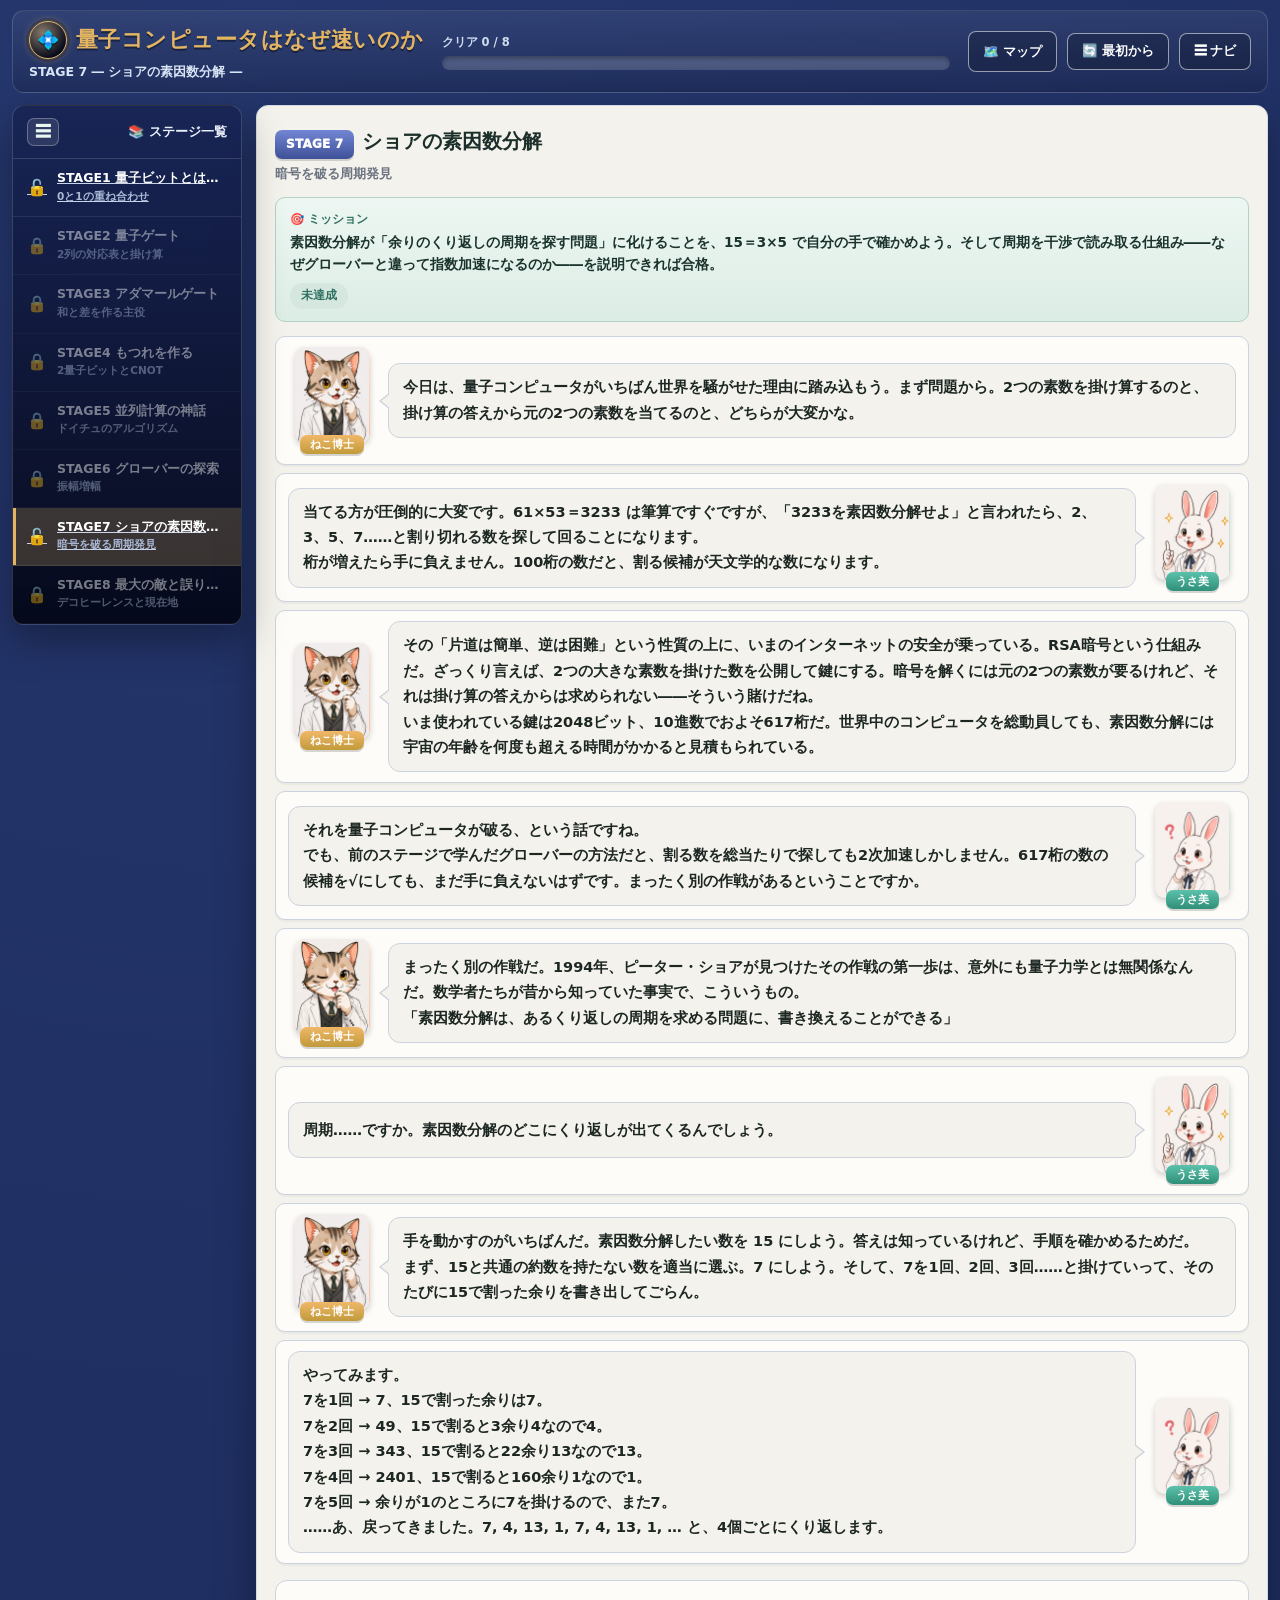
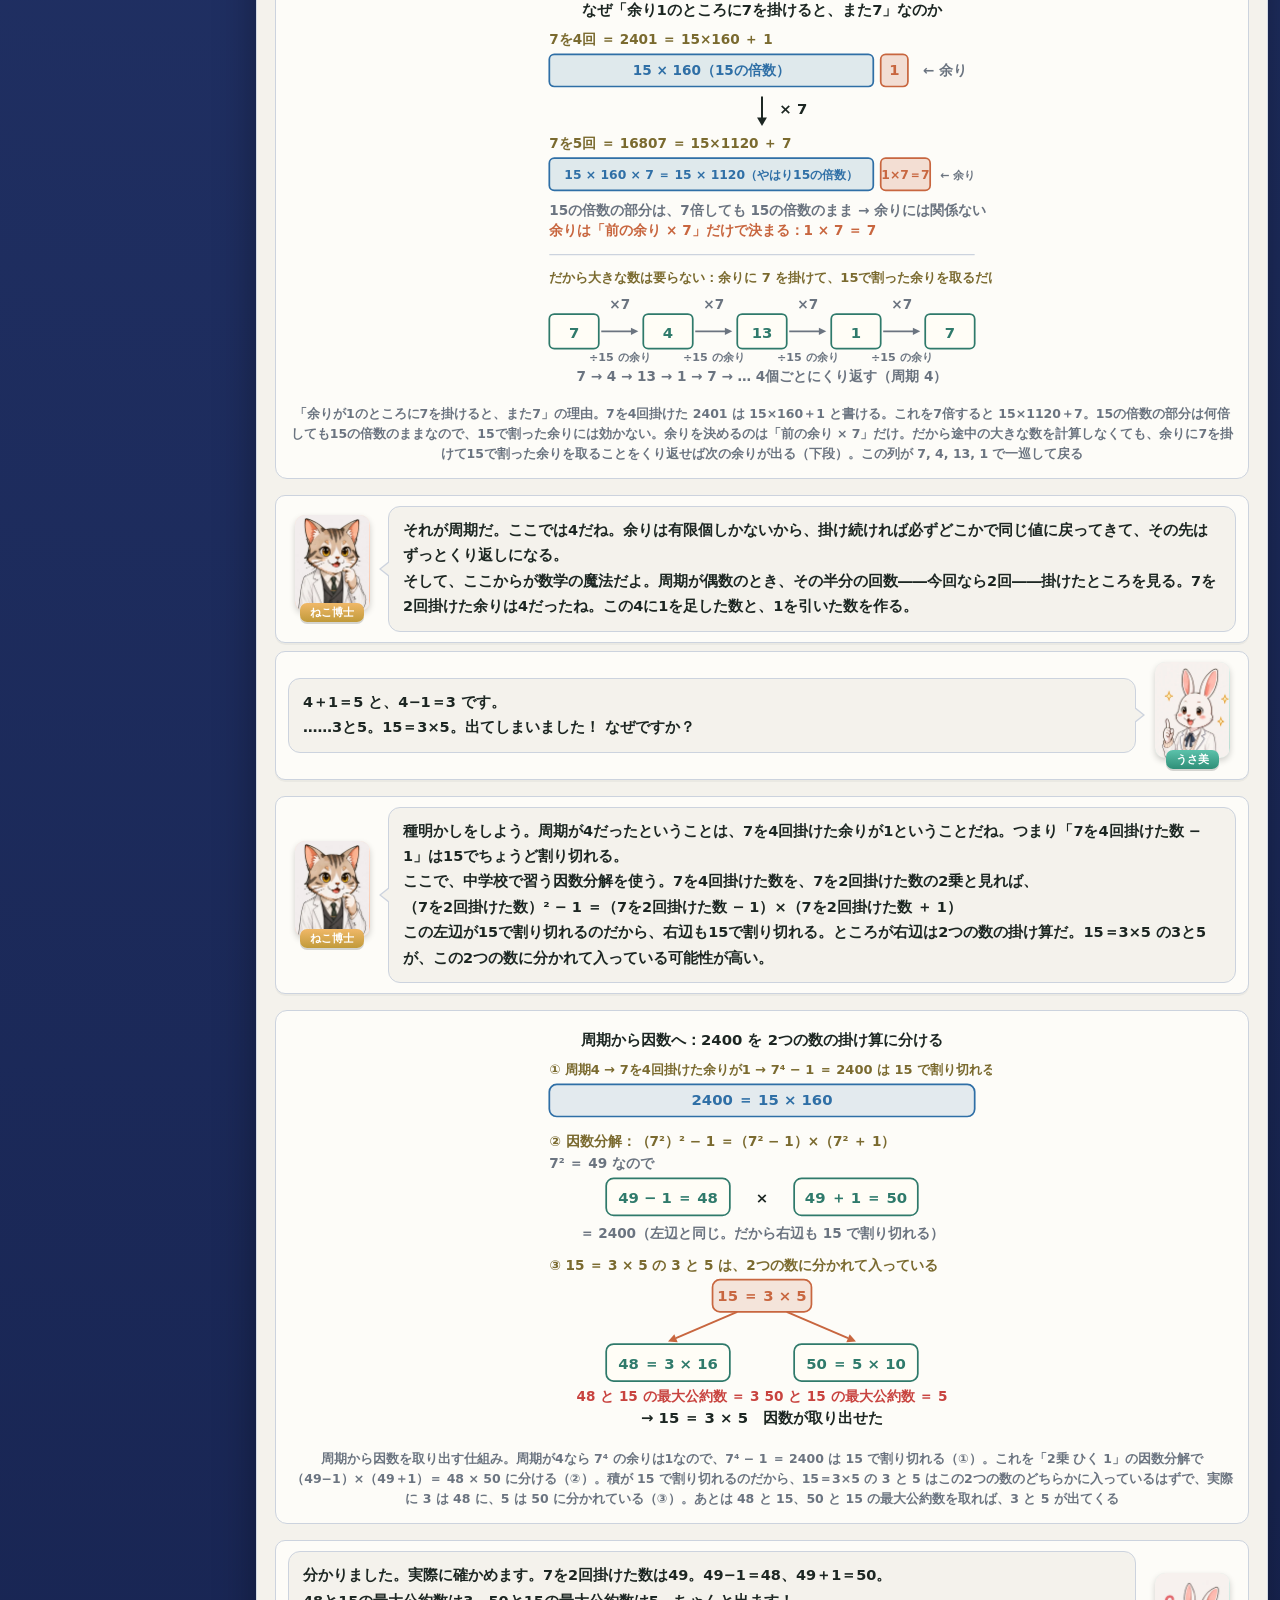
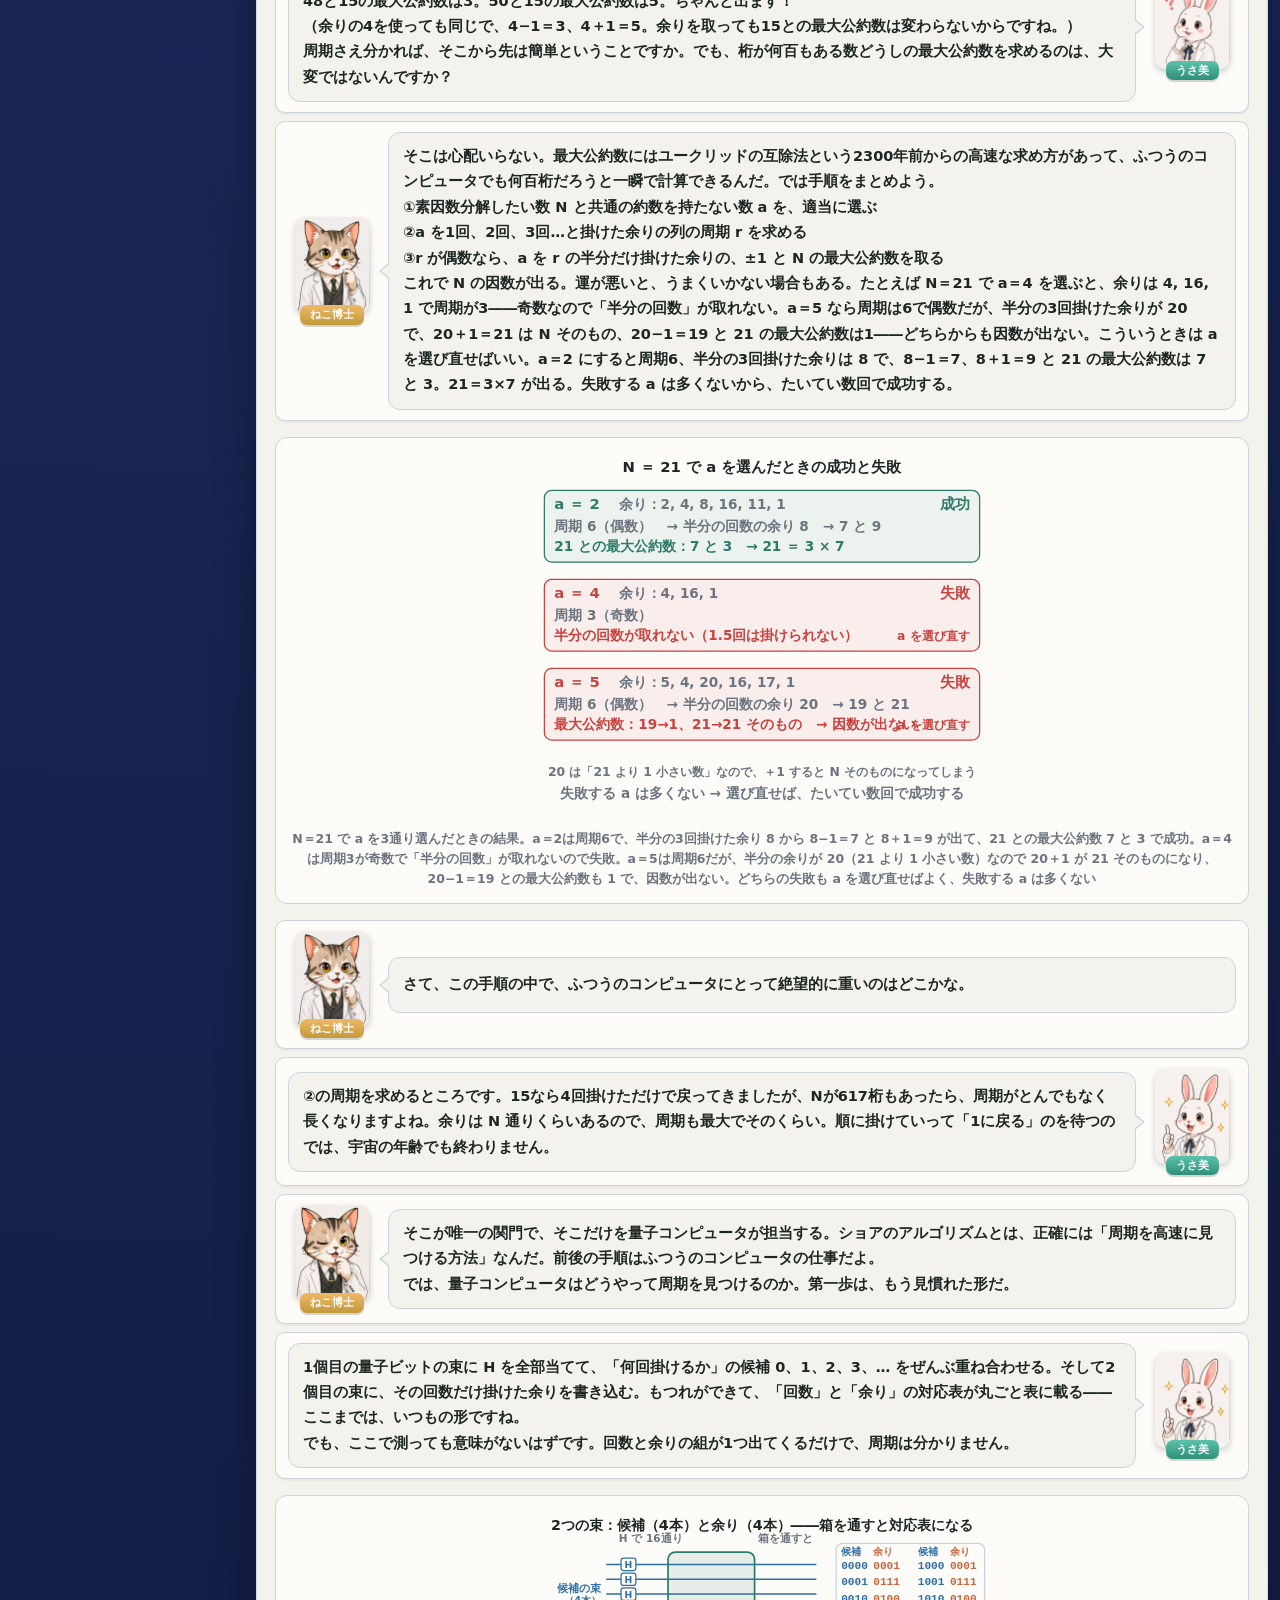
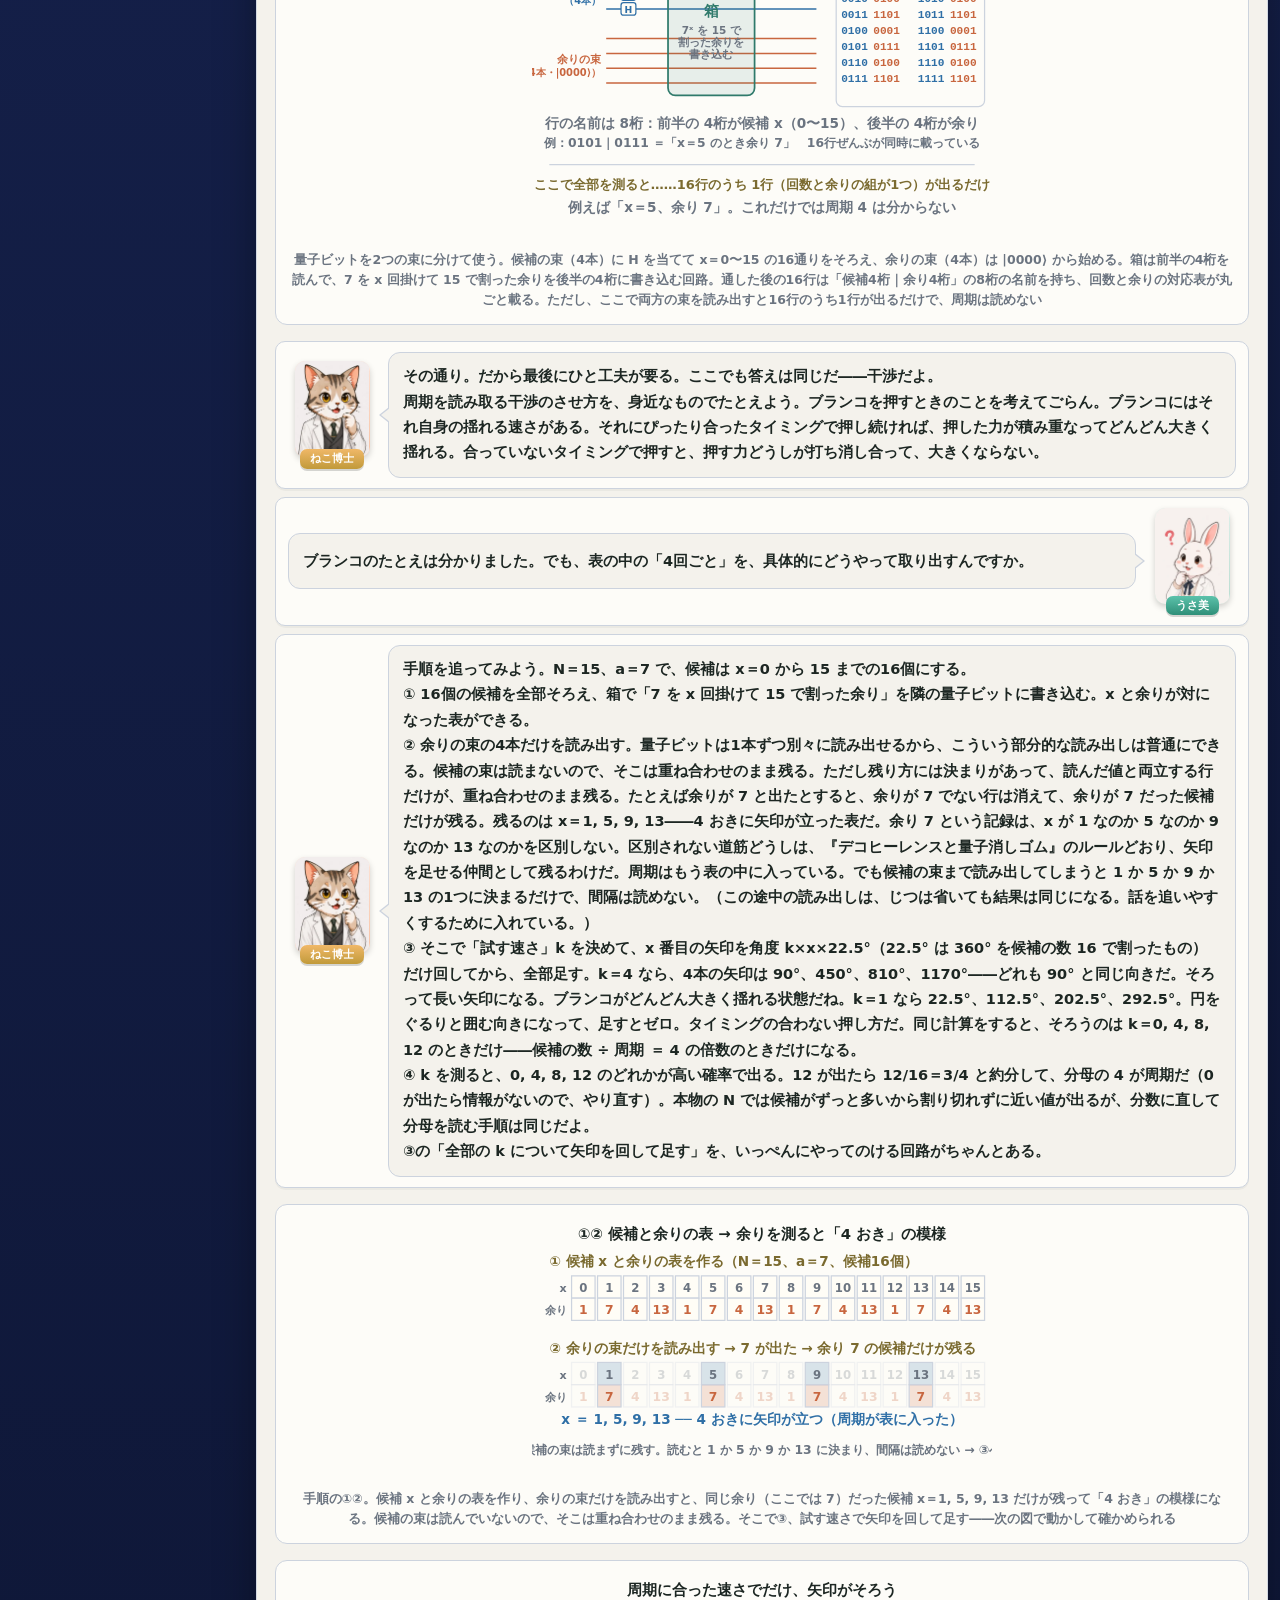
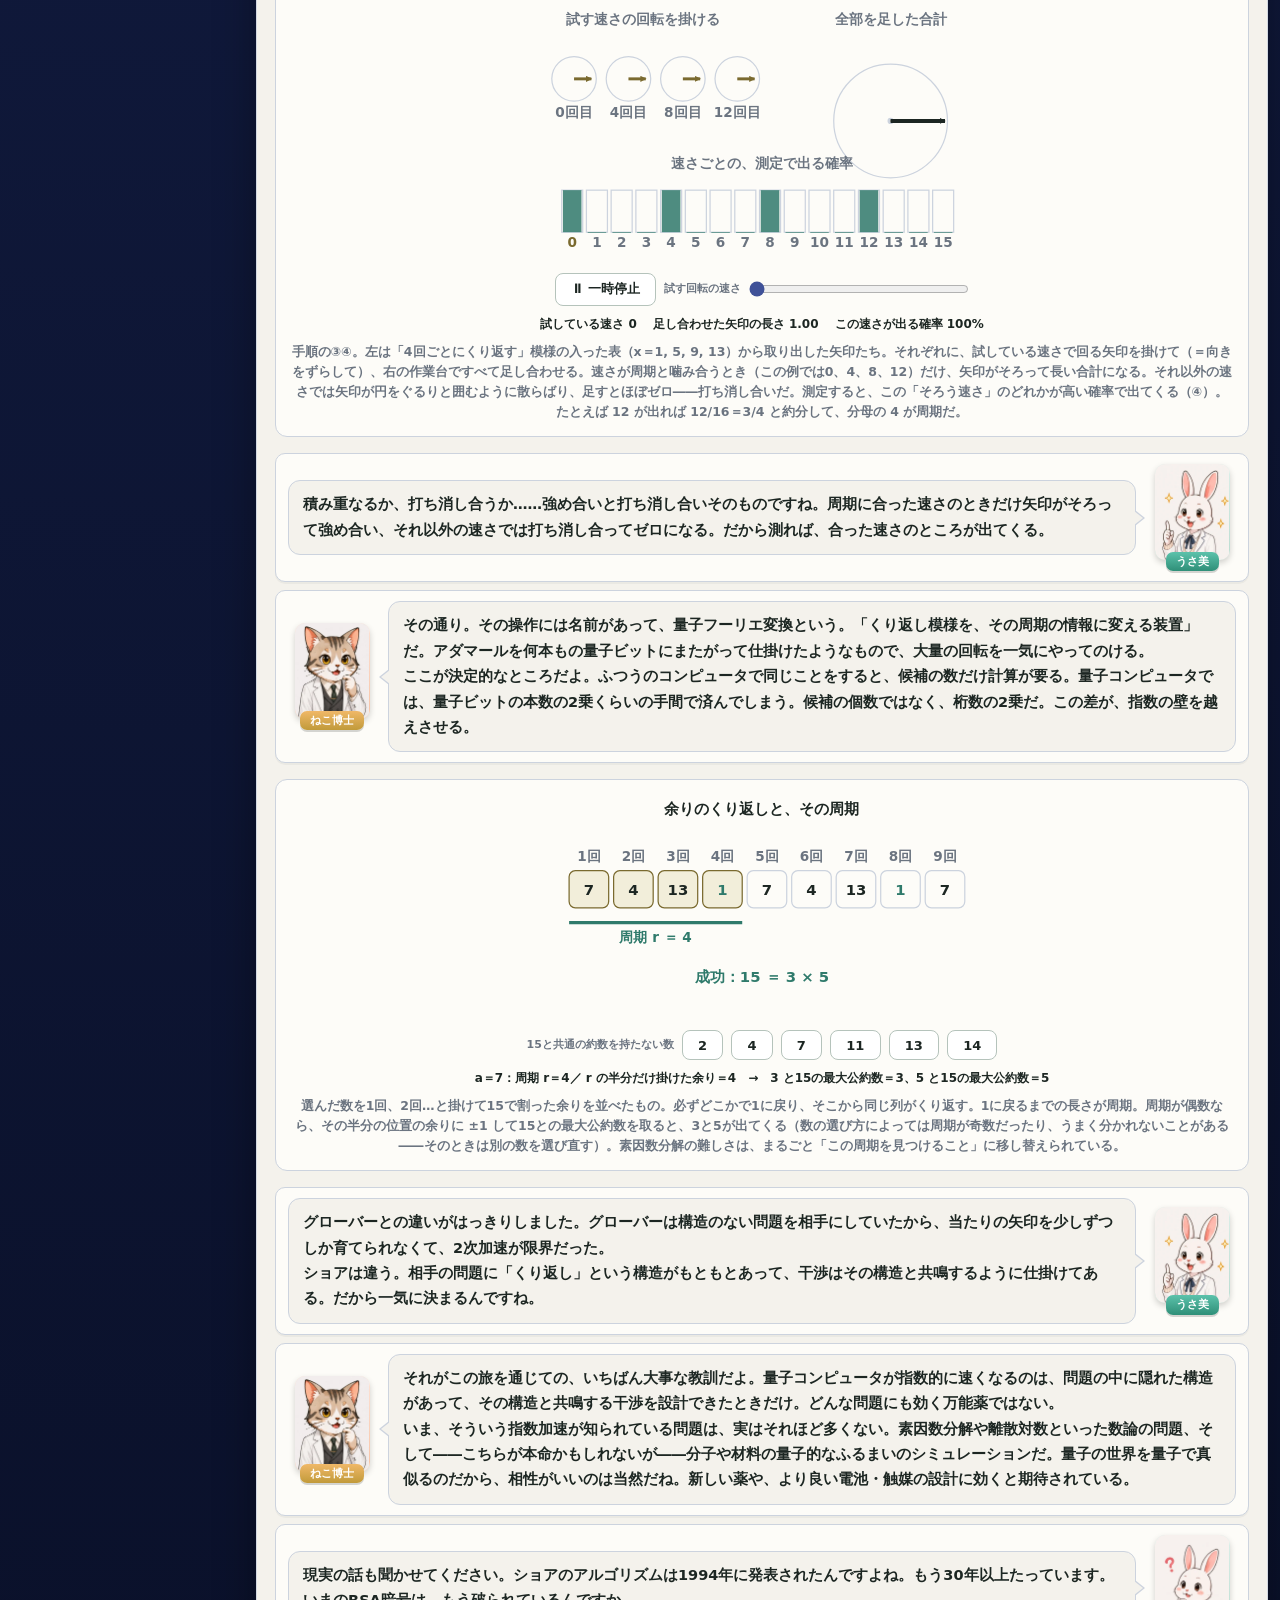
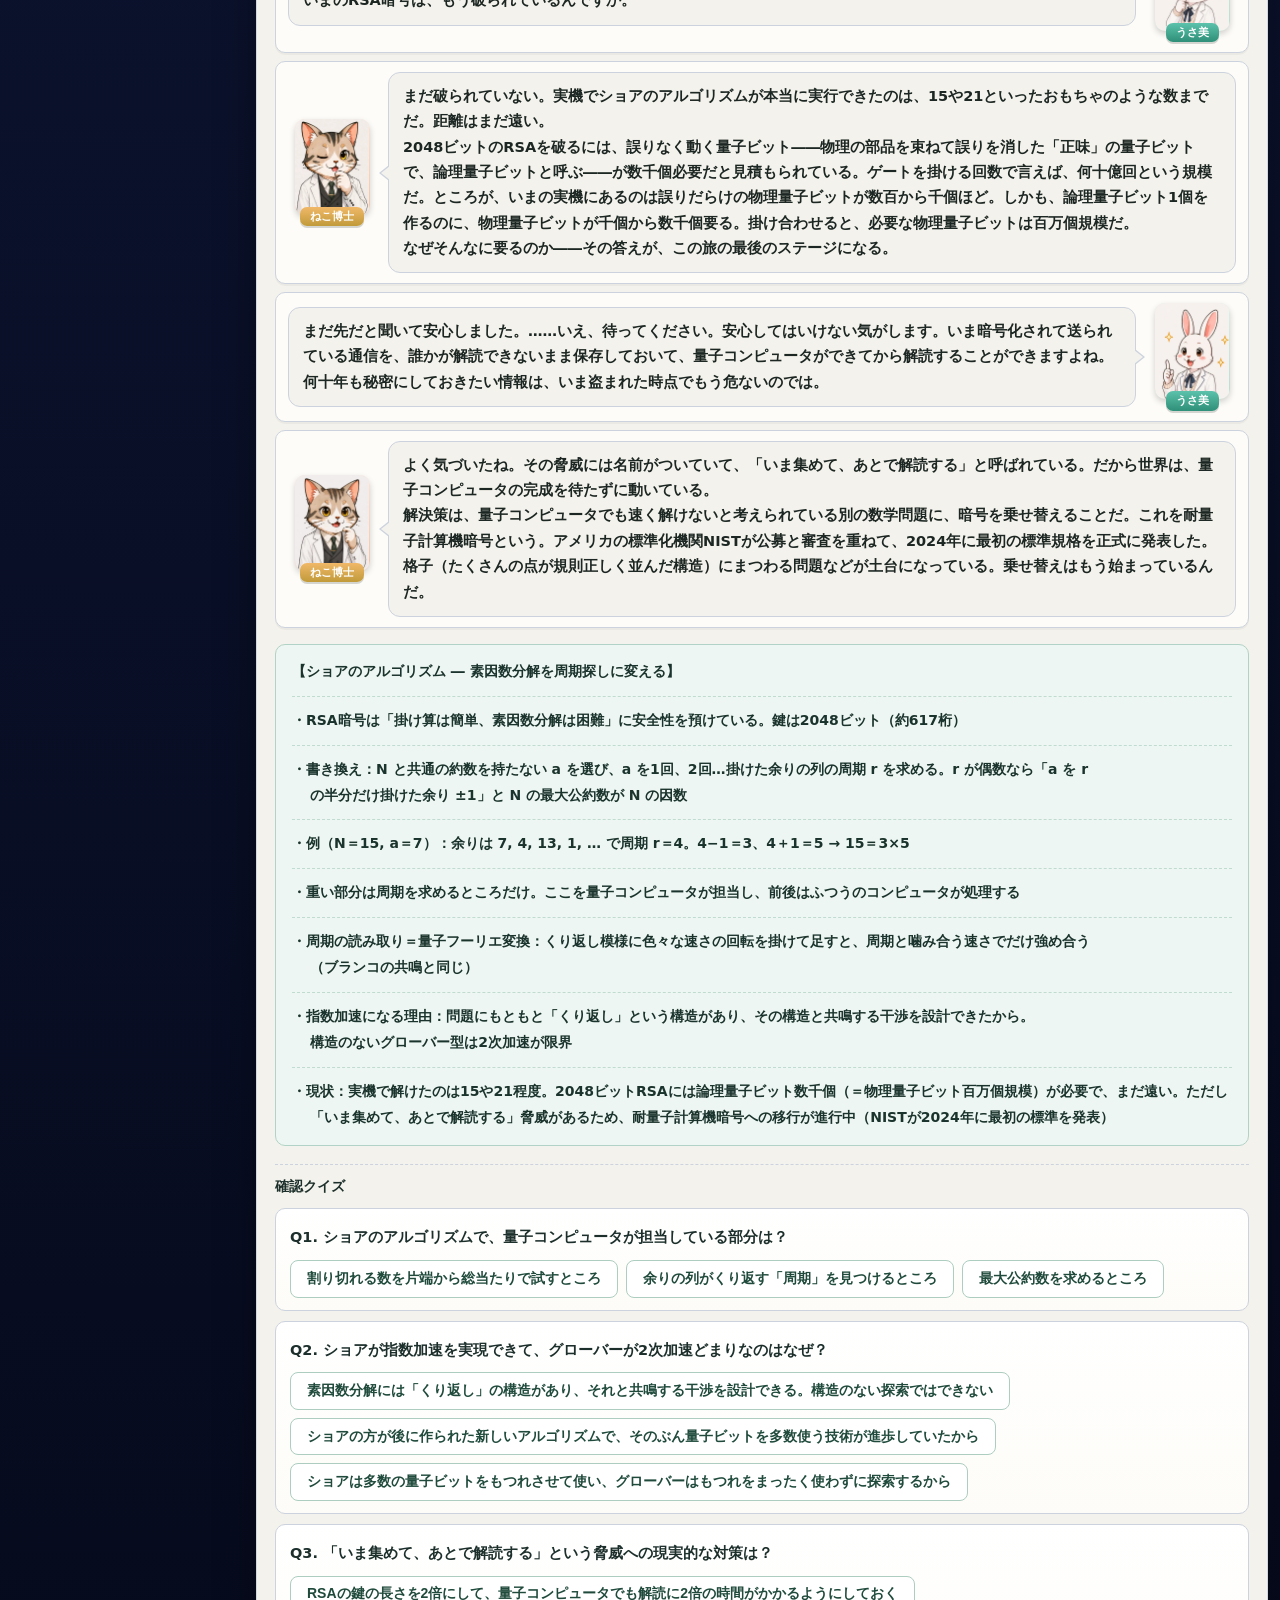
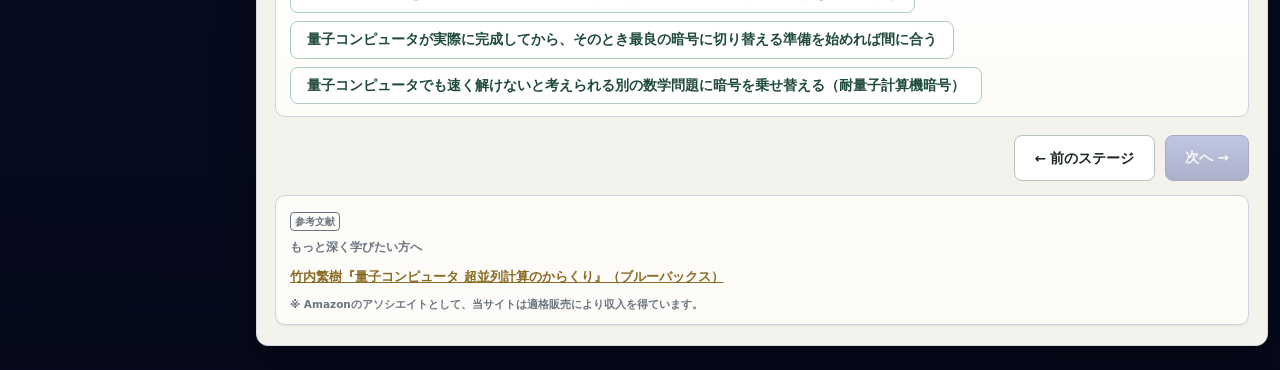
<file: stage7.html>
<!DOCTYPE html>
<html lang="ja">
<head>
<meta charset="UTF-8">
<meta name="viewport" content="width=device-width, initial-scale=1.0">
<meta name="theme-color" content="#16224e">
<!-- Google tag (gtag.js) -->
<script async src="https://www.googletagmanager.com/gtag/js?id=G-9RTQCP2HXM"></script>
<script>
  window.dataLayer = window.dataLayer || [];
  function gtag(){dataLayer.push(arguments);}
  gtag('js', new Date());
  gtag('config', 'G-9RTQCP2HXM');
</script>
<title>STAGE7 ショアの素因数分解 ― 量子コンピュータはなぜ速いのか</title>
<meta name="description" content="インターネットの暗号は「大きな数の素因数分解は遅い」ことを頼りにしている。ショアのアルゴリズムは素因数分解を「余りのくり返しの周期を探す問題」に変え、干渉で周期を一気に読み取る。15＝3×5を実際に手で解きながら、指数加速の正体と、耐量子暗号への備えまで見届ける。">
<link rel="canonical" href="https://quantum-mechanics.habatakijuku.com/quantum-computer/stage7">
<meta property="og:type" content="article">
<meta property="og:site_name" content="量子コンピュータはなぜ速いのか">
<meta property="og:locale" content="ja_JP">
<meta property="og:title" content="STAGE7 ショアの素因数分解 ― 量子コンピュータはなぜ速いのか">
<meta property="og:description" content="素因数分解を「周期探し」に変え、干渉で周期を読む。15＝3×5を手で解きながらショアのアルゴリズムを理解する。">
<meta property="og:url" content="https://quantum-mechanics.habatakijuku.com/quantum-computer/stage7">
<meta property="og:image" content="https://quantum-mechanics.habatakijuku.com/quantum-computer/images/ogp.png">
<meta property="og:image:width" content="1200">
<meta property="og:image:height" content="630">
<meta name="twitter:card" content="summary_large_image">
<link rel="icon" type="image/png" href="images/favicon.png">
<link rel="stylesheet" href="design-system.css">
<style>
  .qc-svg .label{fill:var(--muted);font-size:11px;font-weight:700}
  .qc-svg .strong{fill:var(--ink);font-size:12px;font-weight:900}
  .qc-svg .accent{fill:#7a6a2f;font-size:11px;font-weight:900}
  .anim-ctrl{display:flex;align-items:center;gap:8px;justify-content:center;margin-top:10px;flex-wrap:wrap}
  .anim-ctrl .btn{padding:.4rem .95rem;font-size:13px;font-weight:900}
  .readout{display:flex;flex-wrap:wrap;gap:4px 16px;justify-content:center;margin-top:8px;font-size:12px;font-weight:700;color:var(--ink)}
  .readout b{font-weight:900;font-variant-numeric:tabular-nums;color:inherit}
  .gate-log{margin-top:8px;font-size:12.5px;font-weight:800;color:var(--ink);min-height:1.5em;word-break:break-all}
  .gate-log .g{display:inline-block;background:#f2eeda;border:1px solid #cfc290;border-radius:5px;padding:0 6px;margin:0 2px 3px 0}
</style>
</head>
<body>
<div class="app-shell side-collapsed" id="app-shell">
  <header class="game-header">
    <div class="brand">
      <div class="brand-title"><a class="head-reset home-badge" href="index.html" title="トップへ" aria-label="トップへ">💠</a> <span>量子コンピュータはなぜ速いのか</span></div>
      <div class="brand-sub">STAGE 7 ― ショアの素因数分解 ―</div>
    </div>
    <div class="head-progress-wrap">
      <div class="head-progress-label" id="progress-label">クリア 0 / 8</div>
      <div class="head-progress" role="progressbar" aria-label="クリア済みステージ数" aria-valuemin="0" aria-valuemax="8" aria-valuenow="0"><div class="head-progress-fill" id="progress-fill" style="width:0%"></div></div>
    </div>
    <div class="header-actions">
      <a class="head-reset" href="https://quantum-mechanics.habatakijuku.com/" title="量子力学、冒険の書（シリーズマップ）へ">🗺️ マップ</a>
      <button class="head-reset" id="btn-reset-all">🔄 最初から</button>
      <button class="head-reset" id="head-nav-toggle" title="ステージ一覧の表示切替">☰ ナビ</button>
    </div>
  </header>

  <div class="game-layout">
    <div class="side-backdrop" id="side-backdrop"></div>
    <aside class="side-panel">
      <div class="side-head">
        <button class="side-toggle" id="sidebar-toggle" title="ステージ一覧の表示切替" aria-label="ステージ一覧の表示切替">☰</button>
        <span class="side-head-text">📚 ステージ一覧</span>
      </div>
      <div class="side-list" id="side-list"></div>
    </aside>

    <main class="main-area">
      <div class="chapter-head">
        <span class="chapter-badge">STAGE 7</span><h1 class="chapter-title">ショアの素因数分解</h1>
        <div class="chapter-sub">暗号を破る周期発見</div>
      </div>

      <div class="mission-box">
        <div class="mission-label">🎯 ミッション</div>
        <div class="mission-text">素因数分解が「余りのくり返しの周期を探す問題」に化けることを、15＝3×5 で自分の手で確かめよう。そして周期を干渉で読み取る仕組み――なぜグローバーと違って指数加速になるのか――を説明できれば合格。</div>
        <span class="mission-status" id="mission-status">未達成</span>
      </div>

      <div class="dialogue-scene">
        <div class="dialog-row">
          <div class="dialog-character">
            <div class="dialog-avatar mentor"><img src="images/cat.webp" width="300" height="386" alt=""></div>
            <div class="dialog-name mentor">ねこ博士</div>
          </div>
          <div class="dialog-bubble">今日は、量子コンピュータがいちばん世界を騒がせた理由に踏み込もう。まず問題から。<strong>2つの素数を掛け算する</strong>のと、<strong>掛け算の答えから元の2つの素数を当てる</strong>のと、どちらが大変かな。</div>
        </div>
        <div class="dialog-row right">
          <div class="dialog-character">
            <div class="dialog-avatar student"><img src="images/rabbit.webp" width="300" height="386" alt=""></div>
            <div class="dialog-name student">うさ美</div>
          </div>
          <div class="dialog-bubble">当てる方が圧倒的に大変です。61×53＝3233 は筆算ですぐですが、「3233を素因数分解せよ」と言われたら、2、3、5、7……と割り切れる数を探して回ることになります。<br>桁が増えたら手に負えません。100桁の数だと、割る候補が天文学的な数になります。</div>
        </div>
        <div class="dialog-row">
          <div class="dialog-character">
            <div class="dialog-avatar mentor"><img src="images/cat.webp" width="300" height="386" alt=""></div>
            <div class="dialog-name mentor">ねこ博士</div>
          </div>
          <div class="dialog-bubble">その「片道は簡単、逆は困難」という性質の上に、いまのインターネットの安全が乗っている。<strong>RSA暗号</strong>という仕組みだ。ざっくり言えば、2つの大きな素数を掛けた数を公開して鍵にする。暗号を解くには元の2つの素数が要るけれど、それは掛け算の答えからは求められない――そういう賭けだね。<br>いま使われている鍵は<strong>2048ビット</strong>、10進数でおよそ617桁だ。世界中のコンピュータを総動員しても、素因数分解には宇宙の年齢を何度も超える時間がかかると見積もられている。</div>
        </div>
        <div class="dialog-row right">
          <div class="dialog-character">
            <div class="dialog-avatar student"><img src="images/rabbitThink.webp" width="300" height="386" alt=""></div>
            <div class="dialog-name student">うさ美</div>
          </div>
          <div class="dialog-bubble">それを量子コンピュータが破る、という話ですね。<br>でも、前のステージで学んだグローバーの方法だと、割る数を総当たりで探しても2次加速しかしません。617桁の数の候補を√にしても、まだ手に負えないはずです。まったく別の作戦があるということですか。</div>
        </div>
        <div class="dialog-row">
          <div class="dialog-character">
            <div class="dialog-avatar mentor"><img src="images/catThink.webp" width="300" height="386" alt=""></div>
            <div class="dialog-name mentor">ねこ博士</div>
          </div>
          <div class="dialog-bubble">まったく別の作戦だ。1994年、ピーター・ショアが見つけたその作戦の第一歩は、意外にも<strong>量子力学とは無関係</strong>なんだ。数学者たちが昔から知っていた事実で、こういうもの。<br><strong>「素因数分解は、あるくり返しの周期を求める問題に、書き換えることができる」</strong></div>
        </div>
        <div class="dialog-row right">
          <div class="dialog-character">
            <div class="dialog-avatar student"><img src="images/rabbit.webp" width="300" height="386" alt=""></div>
            <div class="dialog-name student">うさ美</div>
          </div>
          <div class="dialog-bubble">周期……ですか。素因数分解のどこにくり返しが出てくるんでしょう。</div>
        </div>
        <div class="dialog-row">
          <div class="dialog-character">
            <div class="dialog-avatar mentor"><img src="images/cat.webp" width="300" height="386" alt=""></div>
            <div class="dialog-name mentor">ねこ博士</div>
          </div>
          <div class="dialog-bubble">手を動かすのがいちばんだ。素因数分解したい数を <strong>15</strong> にしよう。答えは知っているけれど、手順を確かめるためだ。<br>まず、15と共通の約数を持たない数を適当に選ぶ。<strong>7</strong> にしよう。そして、7を1回、2回、3回……と掛けていって、そのたびに<strong>15で割った余り</strong>を書き出してごらん。</div>
        </div>
        <div class="dialog-row right">
          <div class="dialog-character">
            <div class="dialog-avatar student"><img src="images/rabbitThink.webp" width="300" height="386" alt=""></div>
            <div class="dialog-name student">うさ美</div>
          </div>
          <div class="dialog-bubble">やってみます。<br>7を1回 → 7、15で割った余りは<strong>7</strong>。<br>7を2回 → 49、15で割ると3余り4なので<strong>4</strong>。<br>7を3回 → 343、15で割ると22余り13なので<strong>13</strong>。<br>7を4回 → 2401、15で割ると160余り1なので<strong>1</strong>。<br>7を5回 → 余りが1のところに7を掛けるので、また<strong>7</strong>。<br>……あ、<strong>戻ってきました</strong>。7, 4, 13, 1, 7, 4, 13, 1, … と、<strong>4個ごとにくり返します</strong>。</div>
        </div>
      </div>

      <div class="diagram-box">
        <svg class="qc-svg" viewBox="0 0 372 318" width="100%" role="img" aria-label="7を4回掛けた数2401は15×160＋1と書ける。これに7を掛けると15×1120＋7になり、15の倍数の部分は7倍しても15の倍数のままなので、15で割った余りは1×7＝7だけで決まる。だから大きな数を計算しなくても、前の余りに7を掛けて15で割った余りを取るだけで次の余りが出る。7→4→13→1→7とくり返す">
          <text class="strong" x="186" y="16" text-anchor="middle">なぜ「余り1のところに7を掛けると、また7」なのか</text>
          <text class="accent" x="14" y="40" text-anchor="start">7を4回 ＝ 2401 ＝ 15×160 ＋ 1</text>
          <rect x="14" y="48" width="262" height="26" rx="4" fill="rgba(47,111,166,.14)" stroke="#2f6fa6" stroke-width="1.4"/><text class="label" x="145" y="65" text-anchor="middle" style="fill:#2f6fa6">15 × 160（15の倍数）</text>
          <rect x="282" y="48" width="22" height="26" rx="4" fill="rgba(200,102,63,.2)" stroke="#c8663f" stroke-width="1.4"/><text class="strong" x="293" y="65" text-anchor="middle" style="fill:#c8663f">1</text>
          <text class="label" x="316" y="65" text-anchor="start">← 余り</text>
          <path d="M186 82 v18" stroke="var(--ink)" stroke-width="1.6"/><polygon points="186,106 182,99 190,99" fill="var(--ink)"/>
          <text class="strong" x="200" y="96" text-anchor="start">× 7</text>
          <text class="accent" x="14" y="124" text-anchor="start">7を5回 ＝ 16807 ＝ 15×1120 ＋ 7</text>
          <rect x="14" y="132" width="262" height="26" rx="4" fill="rgba(47,111,166,.14)" stroke="#2f6fa6" stroke-width="1.4"/><text class="label" x="145" y="149" text-anchor="middle" style="fill:#2f6fa6;font-size:10px">15 × 160 × 7 ＝ 15 × 1120（やはり15の倍数）</text>
          <rect x="282" y="132" width="40" height="26" rx="4" fill="rgba(200,102,63,.2)" stroke="#c8663f" stroke-width="1.4"/><text class="strong" x="302" y="149" text-anchor="middle" style="fill:#c8663f;font-size:10px">1×7＝7</text>
          <text class="label" x="330" y="149" text-anchor="start" style="font-size:9px">← 余り</text>
          <text class="label" x="14" y="178" text-anchor="start">15の倍数の部分は、7倍しても 15の倍数のまま → 余りには関係ない</text>
          <text class="label" x="14" y="194" text-anchor="start" style="fill:#c8663f">余りは「前の余り × 7」だけで決まる：1 × 7 ＝ 7</text>
          <line x1="14" y1="210" x2="358" y2="210" stroke="var(--line)" stroke-width="1"/>
          <text class="accent" x="14" y="232" text-anchor="start" style="font-size:10.5px">だから大きな数は要らない：余りに 7 を掛けて、15で割った余りを取るだけ</text>
          <rect x="14" y="258" width="40" height="28" rx="4" fill="#fffdf6" stroke="#2f7a6b" stroke-width="1.4"/><text class="strong" x="34" y="277" text-anchor="middle" style="fill:#2f7a6b">7</text><path d="M56 272 h26" stroke="var(--muted)" stroke-width="1.4"/><polygon points="86,272 80,269 80,275" fill="var(--muted)"/><text class="label" x="71" y="254" text-anchor="middle">×7</text><text class="label" x="71" y="296" text-anchor="middle" style="font-size:9px">÷15 の余り</text><rect x="90" y="258" width="40" height="28" rx="4" fill="#fffdf6" stroke="#2f7a6b" stroke-width="1.4"/><text class="strong" x="110" y="277" text-anchor="middle" style="fill:#2f7a6b">4</text><path d="M132 272 h26" stroke="var(--muted)" stroke-width="1.4"/><polygon points="162,272 156,269 156,275" fill="var(--muted)"/><text class="label" x="147" y="254" text-anchor="middle">×7</text><text class="label" x="147" y="296" text-anchor="middle" style="font-size:9px">÷15 の余り</text><rect x="166" y="258" width="40" height="28" rx="4" fill="#fffdf6" stroke="#2f7a6b" stroke-width="1.4"/><text class="strong" x="186" y="277" text-anchor="middle" style="fill:#2f7a6b">13</text><path d="M208 272 h26" stroke="var(--muted)" stroke-width="1.4"/><polygon points="238,272 232,269 232,275" fill="var(--muted)"/><text class="label" x="223" y="254" text-anchor="middle">×7</text><text class="label" x="223" y="296" text-anchor="middle" style="font-size:9px">÷15 の余り</text><rect x="242" y="258" width="40" height="28" rx="4" fill="#fffdf6" stroke="#2f7a6b" stroke-width="1.4"/><text class="strong" x="262" y="277" text-anchor="middle" style="fill:#2f7a6b">1</text><path d="M284 272 h26" stroke="var(--muted)" stroke-width="1.4"/><polygon points="314,272 308,269 308,275" fill="var(--muted)"/><text class="label" x="299" y="254" text-anchor="middle">×7</text><text class="label" x="299" y="296" text-anchor="middle" style="font-size:9px">÷15 の余り</text><rect x="318" y="258" width="40" height="28" rx="4" fill="#fffdf6" stroke="#2f7a6b" stroke-width="1.4"/><text class="strong" x="338" y="277" text-anchor="middle" style="fill:#2f7a6b">7</text>
          <text class="label" x="186" y="312" text-anchor="middle">7 → 4 → 13 → 1 → 7 → … 4個ごとにくり返す（周期 4）</text>
        </svg>
        <div class="diagram-caption">「余りが1のところに7を掛けると、また7」の理由。7を4回掛けた 2401 は <strong>15×160＋1</strong> と書ける。これを7倍すると <strong>15×1120＋7</strong>。15の倍数の部分は何倍しても15の倍数のままなので、15で割った余りには効かない。余りを決めるのは「前の余り × 7」だけ。だから途中の大きな数を計算しなくても、<strong>余りに7を掛けて15で割った余りを取る</strong>ことをくり返せば次の余りが出る（下段）。この列が 7, 4, 13, 1 で一巡して戻る</div>
      </div>

      <div class="dialogue-scene">
        <div class="dialog-row">
          <div class="dialog-character">
            <div class="dialog-avatar mentor"><img src="images/cat.webp" width="300" height="386" alt=""></div>
            <div class="dialog-name mentor">ねこ博士</div>
          </div>
          <div class="dialog-bubble">それが<strong>周期</strong>だ。ここでは4だね。余りは有限個しかないから、掛け続ければ必ずどこかで同じ値に戻ってきて、その先はずっとくり返しになる。<br>そして、ここからが数学の魔法だよ。<strong>周期が偶数のとき</strong>、その半分の回数――今回なら2回――掛けたところを見る。7を2回掛けた余りは4だったね。この<strong>4に1を足した数と、1を引いた数</strong>を作る。</div>
        </div>
        <div class="dialog-row right">
          <div class="dialog-character">
            <div class="dialog-avatar student"><img src="images/rabbit.webp" width="300" height="386" alt=""></div>
            <div class="dialog-name student">うさ美</div>
          </div>
          <div class="dialog-bubble">4＋1＝5 と、4−1＝3 です。<br>……<strong>3と5</strong>。15＝3×5。<strong>出てしまいました！</strong> なぜですか？</div>
        </div>
      </div>

      <div class="dialogue-scene">
        <div class="dialog-row">
          <div class="dialog-character">
            <div class="dialog-avatar mentor"><img src="images/cat.webp" width="300" height="386" alt=""></div>
            <div class="dialog-name mentor">ねこ博士</div>
          </div>
          <div class="dialog-bubble">種明かしをしよう。周期が4だったということは、<strong>7を4回掛けた余りが1</strong>ということだね。つまり「7を4回掛けた数 − 1」は15でちょうど割り切れる。<br>ここで、中学校で習う因数分解を使う。7を4回掛けた数を、7を2回掛けた数の2乗と見れば、<br><strong>（7を2回掛けた数）² − 1 ＝（7を2回掛けた数 − 1）×（7を2回掛けた数 ＋ 1）</strong><br>この左辺が15で割り切れるのだから、右辺も15で割り切れる。ところが右辺は2つの数の掛け算だ。15＝3×5 の3と5が、この2つの数に<strong>分かれて入っている</strong>可能性が高い。</div>
        </div>
      </div>

      <div class="diagram-box">
        <svg class="qc-svg" viewBox="0 0 372 330" width="100%" role="img" aria-label="周期から因数を取り出す仕組みの図。7を4回掛けた数から1を引いた2400は15で割り切れる。これを2乗ひく1の因数分解で（49−1）×（49＋1）＝48×50に分けると、15＝3×5の3は48に、5は50に分かれて入っている。48と15の最大公約数は3、50と15の最大公約数は5となり、15の因数が取り出せる">
          <text class="strong" x="186" y="16" text-anchor="middle">周期から因数へ：2400 を 2つの数の掛け算に分ける</text>
          <text class="accent" x="14" y="40" text-anchor="start" style="font-size:10.5px">① 周期4 → 7を4回掛けた余りが1 → 7⁴ − 1 ＝ 2400 は 15 で割り切れる</text>
          <rect x="14" y="48" width="344" height="26" rx="6" fill="rgba(47,111,166,.12)" stroke="#2f6fa6" stroke-width="1.4"/><text class="strong" x="186" y="65" text-anchor="middle" style="fill:#2f6fa6">2400 ＝ 15 × 160</text>
          <text class="accent" x="14" y="98" text-anchor="start">② 因数分解：（7²）² − 1 ＝（7² − 1）×（7² ＋ 1）</text>
          <text class="label" x="14" y="116" text-anchor="start">7² ＝ 49 なので</text>
          <rect x="60" y="124" width="100" height="30" rx="6" fill="#fffdf6" stroke="#2f7a6b" stroke-width="1.4"/><text class="strong" x="110" y="144" text-anchor="middle" style="fill:#2f7a6b">49 − 1 ＝ 48</text>
          <text class="strong" x="186" y="144" text-anchor="middle">×</text>
          <rect x="212" y="124" width="100" height="30" rx="6" fill="#fffdf6" stroke="#2f7a6b" stroke-width="1.4"/><text class="strong" x="262" y="144" text-anchor="middle" style="fill:#2f7a6b">49 ＋ 1 ＝ 50</text>
          <text class="label" x="186" y="172" text-anchor="middle">＝ 2400（左辺と同じ。だから右辺も 15 で割り切れる）</text>
          <text class="accent" x="14" y="198" text-anchor="start">③ 15 ＝ 3 × 5 の 3 と 5 は、2つの数に分かれて入っている</text>
          <rect x="146" y="206" width="80" height="26" rx="6" fill="rgba(200,102,63,.16)" stroke="#c8663f" stroke-width="1.4"/><text class="strong" x="186" y="223" text-anchor="middle" style="fill:#c8663f">15 ＝ 3 × 5</text>
          <line x1="166" y1="232" x2="116.4" y2="253.2" stroke="#c8663f" stroke-width="1.6"/><polygon points="110,256 115.1,250.0 117.8,256.5" fill="#c8663f"/><line x1="206" y1="232" x2="255.6" y2="253.2" stroke="#c8663f" stroke-width="1.6"/><polygon points="262,256 254.2,256.5 256.9,250.0" fill="#c8663f"/>
          <rect x="60" y="258" width="100" height="30" rx="6" fill="#fffdf6" stroke="#2f7a6b" stroke-width="1.4"/><text class="strong" x="110" y="278" text-anchor="middle" style="fill:#2f7a6b">48 ＝ 3 × 16</text>
          <rect x="212" y="258" width="100" height="30" rx="6" fill="#fffdf6" stroke="#2f7a6b" stroke-width="1.4"/><text class="strong" x="262" y="278" text-anchor="middle" style="fill:#2f7a6b">50 ＝ 5 × 10</text>
          <text class="label" x="110" y="304" text-anchor="middle" style="fill:#c8433f">48 と 15 の最大公約数 ＝ 3</text>
          <text class="label" x="262" y="304" text-anchor="middle" style="fill:#c8433f">50 と 15 の最大公約数 ＝ 5</text>
          <text class="strong" x="186" y="322" text-anchor="middle">→ 15 ＝ 3 × 5　因数が取り出せた</text>
        </svg>
        <div class="diagram-caption">周期から因数を取り出す仕組み。周期が4なら 7⁴ の余りは1なので、<strong>7⁴ − 1 ＝ 2400</strong> は 15 で割り切れる（①）。これを「2乗 ひく 1」の因数分解で <strong>（49−1）×（49＋1）＝ 48 × 50</strong> に分ける（②）。積が 15 で割り切れるのだから、15＝3×5 の 3 と 5 はこの2つの数のどちらかに入っているはずで、実際に 3 は 48 に、5 は 50 に分かれている（③）。あとは 48 と 15、50 と 15 の最大公約数を取れば、3 と 5 が出てくる</div>
      </div>

      <div class="dialogue-scene">
        <div class="dialog-row right">
          <div class="dialog-character">
            <div class="dialog-avatar student"><img src="images/rabbitThink.webp" width="300" height="386" alt=""></div>
            <div class="dialog-name student">うさ美</div>
          </div>
          <div class="dialog-bubble">分かりました。実際に確かめます。7を2回掛けた数は49。49−1＝48、49＋1＝50。<br>48と15の最大公約数は<strong>3</strong>。50と15の最大公約数は<strong>5</strong>。ちゃんと出ます！<br>（余りの4を使っても同じで、4−1＝3、4＋1＝5。余りを取っても15との最大公約数は変わらないからですね。）<br><strong>周期さえ分かれば、そこから先は簡単</strong>ということですか。でも、桁が何百もある数どうしの最大公約数を求めるのは、大変ではないんですか？</div>
        </div>
        <div class="dialog-row">
          <div class="dialog-character">
            <div class="dialog-avatar mentor"><img src="images/cat.webp" width="300" height="386" alt=""></div>
            <div class="dialog-name mentor">ねこ博士</div>
          </div>
          <div class="dialog-bubble">そこは心配いらない。最大公約数には<strong>ユークリッドの互除法</strong>という2300年前からの高速な求め方があって、ふつうのコンピュータでも何百桁だろうと一瞬で計算できるんだ。では手順をまとめよう。<br>①素因数分解したい数 N と共通の約数を持たない数 a を、適当に選ぶ<br>②a を1回、2回、3回…と掛けた余りの列の<strong>周期 r</strong> を求める<br>③r が偶数なら、a を r の半分だけ掛けた余りの、<strong>±1 と N の最大公約数</strong>を取る<br>これで N の因数が出る。運が悪いと、うまくいかない場合もある。たとえば N＝21 で a＝4 を選ぶと、余りは 4, 16, 1 で周期が3――奇数なので「半分の回数」が取れない。a＝5 なら周期は6で偶数だが、半分の3回掛けた余りが 20 で、20＋1＝21 は N そのもの、20−1＝19 と 21 の最大公約数は1――どちらからも因数が出ない。こういうときは a を選び直せばいい。a＝2 にすると周期6、半分の3回掛けた余りは 8 で、8−1＝7、8＋1＝9 と 21 の最大公約数は 7 と 3。21＝3×7 が出る。失敗する a は多くないから、たいてい数回で成功する。</div>
        </div>
      </div>

      <div class="diagram-box">
        <svg class="qc-svg" viewBox="0 0 372 292" width="100%" role="img" aria-label="N＝21 で a を3通り選んだときの結果の表。a＝2 は余りが 2,4,8,16,11,1 で周期6、半分の3回掛けた余り 8 から 7 と 9 が出て、21 との最大公約数 7 と 3 で成功。a＝4 は余りが 4,16,1 で周期3が奇数なので半分の回数が取れず失敗。a＝5 は余りが 5,4,20,16,17,1 で周期6だが、半分の余り 20 の ＋1 が 21 そのもの、−1 の 19 との最大公約数が 1 で、因数が出ず失敗">
          <text class="strong" x="186" y="16" text-anchor="middle">N ＝ 21 で a を選んだときの成功と失敗</text>
          
          <rect x="10" y="31" width="352" height="58" rx="6" fill="rgba(47,122,107,.08)" stroke="#2f7a6b" stroke-width="1"/>
          <text class="strong" x="18" y="46" text-anchor="start" style="fill:#2f7a6b">a ＝ 2</text>
          <text class="label" x="70" y="46" text-anchor="start">余り：2, 4, 8, 16, 11, 1</text>
          <text class="label" x="18" y="64" text-anchor="start">周期 6（偶数）　→ 半分の回数の余り 8　→ 7 と 9</text>
          <text class="label" x="18" y="80" text-anchor="start" style="fill:#2f7a6b">21 との最大公約数：7 と 3　→ 21 ＝ 3 × 7</text>
          <text class="strong" x="354" y="46" text-anchor="end" style="fill:#2f7a6b">成功</text>
          
          
          <rect x="10" y="103" width="352" height="58" rx="6" fill="rgba(200,67,63,.07)" stroke="#c8433f" stroke-width="1"/>
          <text class="strong" x="18" y="118" text-anchor="start" style="fill:#c8433f">a ＝ 4</text>
          <text class="label" x="70" y="118" text-anchor="start">余り：4, 16, 1</text>
          <text class="label" x="18" y="136" text-anchor="start">周期 3（奇数）</text>
          <text class="label" x="18" y="152" text-anchor="start" style="fill:#c8433f">半分の回数が取れない（1.5回は掛けられない）</text>
          <text class="strong" x="354" y="118" text-anchor="end" style="fill:#c8433f">失敗</text>
          <text class="label" x="354" y="152" text-anchor="end" style="fill:#c8433f;font-size:10px">a を選び直す</text>
          
          <rect x="10" y="175" width="352" height="58" rx="6" fill="rgba(200,67,63,.07)" stroke="#c8433f" stroke-width="1"/>
          <text class="strong" x="18" y="190" text-anchor="start" style="fill:#c8433f">a ＝ 5</text>
          <text class="label" x="70" y="190" text-anchor="start">余り：5, 4, 20, 16, 17, 1</text>
          <text class="label" x="18" y="208" text-anchor="start">周期 6（偶数）　→ 半分の回数の余り 20　→ 19 と 21</text>
          <text class="label" x="18" y="224" text-anchor="start" style="fill:#c8433f">最大公約数：19→1、21→21 そのもの　→ 因数が出ない</text>
          <text class="strong" x="354" y="190" text-anchor="end" style="fill:#c8433f">失敗</text>
          <text class="label" x="354" y="224" text-anchor="end" style="fill:#c8433f;font-size:10px">a を選び直す</text>
          <text class="label" x="186" y="262" text-anchor="middle" style="font-size:10px">20 は「21 より 1 小さい数」なので、＋1 すると N そのものになってしまう</text>
          <text class="label" x="186" y="280" text-anchor="middle">失敗する a は多くない → 選び直せば、たいてい数回で成功する</text>
        </svg>
        <div class="diagram-caption">N＝21 で a を3通り選んだときの結果。<strong>a＝2</strong>は周期6で、半分の3回掛けた余り 8 から 8−1＝7 と 8＋1＝9 が出て、21 との最大公約数 7 と 3 で成功。<strong>a＝4</strong>は周期3が奇数で「半分の回数」が取れないので失敗。<strong>a＝5</strong>は周期6だが、半分の余りが 20（21 より 1 小さい数）なので 20＋1 が 21 そのものになり、20−1＝19 との最大公約数も 1 で、因数が出ない。どちらの失敗も a を選び直せばよく、失敗する a は多くない</div>
      </div>

      <div class="dialogue-scene">
        <div class="dialog-row">
          <div class="dialog-character">
            <div class="dialog-avatar mentor"><img src="images/cat.webp" width="300" height="386" alt=""></div>
            <div class="dialog-name mentor">ねこ博士</div>
          </div>
          <div class="dialog-bubble">さて、この手順の中で、ふつうのコンピュータにとって絶望的に重いのはどこかな。</div>
        </div>
        <div class="dialog-row right">
          <div class="dialog-character">
            <div class="dialog-avatar student"><img src="images/rabbit.webp" width="300" height="386" alt=""></div>
            <div class="dialog-name student">うさ美</div>
          </div>
          <div class="dialog-bubble">②の<strong>周期を求めるところ</strong>です。15なら4回掛けただけで戻ってきましたが、Nが617桁もあったら、周期がとんでもなく長くなりますよね。余りは N 通りくらいあるので、周期も最大でそのくらい。順に掛けていって「1に戻る」のを待つのでは、宇宙の年齢でも終わりません。</div>
        </div>
        <div class="dialog-row">
          <div class="dialog-character">
            <div class="dialog-avatar mentor"><img src="images/catThink.webp" width="300" height="386" alt=""></div>
            <div class="dialog-name mentor">ねこ博士</div>
          </div>
          <div class="dialog-bubble">そこが唯一の関門で、そこだけを量子コンピュータが担当する。<strong>ショアのアルゴリズムとは、正確には「周期を高速に見つける方法」</strong>なんだ。前後の手順はふつうのコンピュータの仕事だよ。<br>では、量子コンピュータはどうやって周期を見つけるのか。第一歩は、もう見慣れた形だ。</div>
        </div>
        <div class="dialog-row right">
          <div class="dialog-character">
            <div class="dialog-avatar student"><img src="images/rabbit.webp" width="300" height="386" alt=""></div>
            <div class="dialog-name student">うさ美</div>
          </div>
          <div class="dialog-bubble">1個目の量子ビットの束に H を全部当てて、「何回掛けるか」の候補 0、1、2、3、… をぜんぶ重ね合わせる。そして2個目の束に、その回数だけ掛けた余りを書き込む。もつれができて、<strong>「回数」と「余り」の対応表が丸ごと表に載る</strong>――ここまでは、いつもの形ですね。<br>でも、ここで測っても意味がないはずです。回数と余りの組が1つ出てくるだけで、周期は分かりません。</div>
        </div>
      </div>

      <div class="diagram-box">
        <svg class="qc-svg" viewBox="0 0 372 262" width="100%" role="img" aria-label="量子ビットの2つの束と、箱を通した後の表の図。候補の束4本にHを当てて0から15の16通りをそろえ、余りの束4本は0000から始める。箱が候補xに対する7のx乗を15で割った余りを余りの束に書き込むと、16行それぞれが候補4桁と余り4桁の8桁の名前を持つ表になる。ここで全部を測ると16行のうち1行が出るだけで、周期は分からない">
          <text class="strong" x="186" y="16" text-anchor="middle" style="font-size:11.5px">2つの束：候補（4本）と余り（4本）――箱を通すと対応表になる</text>
          <line x1="60" y1="44" x2="230" y2="44" stroke="#2f6fa6" stroke-width="1.2"/><rect x="72" y="39" width="12" height="10" rx="2" fill="#fffdf6" stroke="#2f6fa6" stroke-width="1"/><text class="label" x="78" y="47" text-anchor="middle" style="font-size:7.5px;fill:#2f6fa6">H</text><line x1="60" y1="56" x2="230" y2="56" stroke="#2f6fa6" stroke-width="1.2"/><rect x="72" y="51" width="12" height="10" rx="2" fill="#fffdf6" stroke="#2f6fa6" stroke-width="1"/><text class="label" x="78" y="59" text-anchor="middle" style="font-size:7.5px;fill:#2f6fa6">H</text><line x1="60" y1="68" x2="230" y2="68" stroke="#2f6fa6" stroke-width="1.2"/><rect x="72" y="63" width="12" height="10" rx="2" fill="#fffdf6" stroke="#2f6fa6" stroke-width="1"/><text class="label" x="78" y="71" text-anchor="middle" style="font-size:7.5px;fill:#2f6fa6">H</text><line x1="60" y1="80" x2="230" y2="80" stroke="#2f6fa6" stroke-width="1.2"/><rect x="72" y="75" width="12" height="10" rx="2" fill="#fffdf6" stroke="#2f6fa6" stroke-width="1"/><text class="label" x="78" y="83" text-anchor="middle" style="font-size:7.5px;fill:#2f6fa6">H</text><line x1="60" y1="104" x2="230" y2="104" stroke="#c8663f" stroke-width="1.2"/><line x1="60" y1="116" x2="230" y2="116" stroke="#c8663f" stroke-width="1.2"/><line x1="60" y1="128" x2="230" y2="128" stroke="#c8663f" stroke-width="1.2"/><line x1="60" y1="140" x2="230" y2="140" stroke="#c8663f" stroke-width="1.2"/><rect x="110" y="34" width="70" height="116" rx="6" fill="rgba(47,122,107,.10)" stroke="#2f7a6b" stroke-width="1.4"/><text class="strong" x="145" y="86" text-anchor="middle" style="fill:#2f7a6b">箱</text><text class="label" x="145" y="100" text-anchor="middle" style="font-size:8.5px">7ˣ を 15 で</text><text class="label" x="145" y="110" text-anchor="middle" style="font-size:8.5px">割った余りを</text><text class="label" x="145" y="120" text-anchor="middle" style="font-size:8.5px">書き込む</text><text class="label" x="56" y="66" text-anchor="end" style="font-size:9px;fill:#2f6fa6">候補の束</text><text class="label" x="56" y="76" text-anchor="end" style="font-size:8px;fill:#2f6fa6">（4本）</text><text class="label" x="56" y="124" text-anchor="end" style="font-size:9px;fill:#c8663f">余りの束</text><text class="label" x="56" y="134" text-anchor="end" style="font-size:8px;fill:#c8663f">（4本・|0000⟩）</text><text class="label" x="96" y="26" text-anchor="middle" style="font-size:8.5px">H で 16通り</text><text class="label" x="205" y="26" text-anchor="middle" style="font-size:8.5px">箱を通すと</text>
          <text class="strong" x="250" y="48" text-anchor="start" style="font-size:9px;fill:#2f6fa6;font-family:ui-monospace,monospace">0000</text><text class="strong" x="276" y="48" text-anchor="start" style="font-size:9px;fill:#c8663f;font-family:ui-monospace,monospace">0001</text><text class="strong" x="250" y="61" text-anchor="start" style="font-size:9px;fill:#2f6fa6;font-family:ui-monospace,monospace">0001</text><text class="strong" x="276" y="61" text-anchor="start" style="font-size:9px;fill:#c8663f;font-family:ui-monospace,monospace">0111</text><text class="strong" x="250" y="74" text-anchor="start" style="font-size:9px;fill:#2f6fa6;font-family:ui-monospace,monospace">0010</text><text class="strong" x="276" y="74" text-anchor="start" style="font-size:9px;fill:#c8663f;font-family:ui-monospace,monospace">0100</text><text class="strong" x="250" y="87" text-anchor="start" style="font-size:9px;fill:#2f6fa6;font-family:ui-monospace,monospace">0011</text><text class="strong" x="276" y="87" text-anchor="start" style="font-size:9px;fill:#c8663f;font-family:ui-monospace,monospace">1101</text><text class="strong" x="250" y="100" text-anchor="start" style="font-size:9px;fill:#2f6fa6;font-family:ui-monospace,monospace">0100</text><text class="strong" x="276" y="100" text-anchor="start" style="font-size:9px;fill:#c8663f;font-family:ui-monospace,monospace">0001</text><text class="strong" x="250" y="113" text-anchor="start" style="font-size:9px;fill:#2f6fa6;font-family:ui-monospace,monospace">0101</text><text class="strong" x="276" y="113" text-anchor="start" style="font-size:9px;fill:#c8663f;font-family:ui-monospace,monospace">0111</text><text class="strong" x="250" y="126" text-anchor="start" style="font-size:9px;fill:#2f6fa6;font-family:ui-monospace,monospace">0110</text><text class="strong" x="276" y="126" text-anchor="start" style="font-size:9px;fill:#c8663f;font-family:ui-monospace,monospace">0100</text><text class="strong" x="250" y="139" text-anchor="start" style="font-size:9px;fill:#2f6fa6;font-family:ui-monospace,monospace">0111</text><text class="strong" x="276" y="139" text-anchor="start" style="font-size:9px;fill:#c8663f;font-family:ui-monospace,monospace">1101</text><text class="strong" x="312" y="48" text-anchor="start" style="font-size:9px;fill:#2f6fa6;font-family:ui-monospace,monospace">1000</text><text class="strong" x="338" y="48" text-anchor="start" style="font-size:9px;fill:#c8663f;font-family:ui-monospace,monospace">0001</text><text class="strong" x="312" y="61" text-anchor="start" style="font-size:9px;fill:#2f6fa6;font-family:ui-monospace,monospace">1001</text><text class="strong" x="338" y="61" text-anchor="start" style="font-size:9px;fill:#c8663f;font-family:ui-monospace,monospace">0111</text><text class="strong" x="312" y="74" text-anchor="start" style="font-size:9px;fill:#2f6fa6;font-family:ui-monospace,monospace">1010</text><text class="strong" x="338" y="74" text-anchor="start" style="font-size:9px;fill:#c8663f;font-family:ui-monospace,monospace">0100</text><text class="strong" x="312" y="87" text-anchor="start" style="font-size:9px;fill:#2f6fa6;font-family:ui-monospace,monospace">1011</text><text class="strong" x="338" y="87" text-anchor="start" style="font-size:9px;fill:#c8663f;font-family:ui-monospace,monospace">1101</text><text class="strong" x="312" y="100" text-anchor="start" style="font-size:9px;fill:#2f6fa6;font-family:ui-monospace,monospace">1100</text><text class="strong" x="338" y="100" text-anchor="start" style="font-size:9px;fill:#c8663f;font-family:ui-monospace,monospace">0001</text><text class="strong" x="312" y="113" text-anchor="start" style="font-size:9px;fill:#2f6fa6;font-family:ui-monospace,monospace">1101</text><text class="strong" x="338" y="113" text-anchor="start" style="font-size:9px;fill:#c8663f;font-family:ui-monospace,monospace">0111</text><text class="strong" x="312" y="126" text-anchor="start" style="font-size:9px;fill:#2f6fa6;font-family:ui-monospace,monospace">1110</text><text class="strong" x="338" y="126" text-anchor="start" style="font-size:9px;fill:#c8663f;font-family:ui-monospace,monospace">0100</text><text class="strong" x="312" y="139" text-anchor="start" style="font-size:9px;fill:#2f6fa6;font-family:ui-monospace,monospace">1111</text><text class="strong" x="338" y="139" text-anchor="start" style="font-size:9px;fill:#c8663f;font-family:ui-monospace,monospace">1101</text><text class="label" x="250" y="36" text-anchor="start" style="font-size:8px;fill:#2f6fa6">候補</text><text class="label" x="276" y="36" text-anchor="start" style="font-size:8px;fill:#c8663f">余り</text><text class="label" x="312" y="36" text-anchor="start" style="font-size:8px;fill:#2f6fa6">候補</text><text class="label" x="338" y="36" text-anchor="start" style="font-size:8px;fill:#c8663f">余り</text><rect x="246" y="27" width="120" height="132" rx="5" fill="none" stroke="var(--line)"/>
          <text class="label" x="186" y="176" text-anchor="middle">行の名前は 8桁：前半の 4桁が候補 x（0〜15）、後半の 4桁が余り</text>
          <text class="label" x="186" y="192" text-anchor="middle" style="font-size:10px">例：0101｜0111 ＝「x＝5 のとき余り 7」　16行ぜんぶが同時に載っている</text>
          <line x1="14" y1="206" x2="358" y2="206" stroke="var(--line)" stroke-width="1"/>
          <text class="accent" x="186" y="226" text-anchor="middle" style="font-size:10.5px">ここで全部を測ると……16行のうち 1行（回数と余りの組が1つ）が出るだけ</text>
          <text class="label" x="186" y="244" text-anchor="middle">例えば「x＝5、余り 7」。これだけでは周期 4 は分からない</text>
        </svg>
        <div class="diagram-caption">量子ビットを2つの束に分けて使う。<strong>候補の束（4本）</strong>に H を当てて x＝0〜15 の16通りをそろえ、<strong>余りの束（4本）</strong>は |0000⟩ から始める。箱は前半の4桁を読んで、7 を x 回掛けて 15 で割った余りを後半の4桁に書き込む回路。通した後の16行は「候補4桁｜余り4桁」の8桁の名前を持ち、回数と余りの対応表が丸ごと載る。ただし、ここで両方の束を読み出すと16行のうち1行が出るだけで、周期は読めない</div>
      </div>

      <div class="dialogue-scene">
        <div class="dialog-row">
          <div class="dialog-character">
            <div class="dialog-avatar mentor"><img src="images/cat.webp" width="300" height="386" alt=""></div>
            <div class="dialog-name mentor">ねこ博士</div>
          </div>
          <div class="dialog-bubble">その通り。だから最後にひと工夫が要る。ここでも答えは同じだ――<strong>干渉</strong>だよ。<br>周期を読み取る干渉のさせ方を、身近なものでたとえよう。<strong>ブランコを押すとき</strong>のことを考えてごらん。ブランコにはそれ自身の揺れる速さがある。それに<strong>ぴったり合ったタイミング</strong>で押し続ければ、押した力が積み重なってどんどん大きく揺れる。合っていないタイミングで押すと、押す力どうしが打ち消し合って、大きくならない。</div>
        </div>
        <div class="dialog-row right">
          <div class="dialog-character">
            <div class="dialog-avatar student"><img src="images/rabbitThink.webp" width="300" height="386" alt=""></div>
            <div class="dialog-name student">うさ美</div>
          </div>
          <div class="dialog-bubble">ブランコのたとえは分かりました。でも、表の中の「4回ごと」を、具体的にどうやって取り出すんですか。</div>
        </div>
        <div class="dialog-row">
          <div class="dialog-character">
            <div class="dialog-avatar mentor"><img src="images/cat.webp" width="300" height="386" alt=""></div>
            <div class="dialog-name mentor">ねこ博士</div>
          </div>
          <div class="dialog-bubble">手順を追ってみよう。N＝15、a＝7 で、候補は x＝0 から 15 までの16個にする。<br>① 16個の候補を全部そろえ、箱で「7 を x 回掛けて 15 で割った余り」を隣の量子ビットに書き込む。x と余りが対になった表ができる。<br>② 余りの束の4本だけを読み出す。量子ビットは1本ずつ別々に読み出せるから、こういう部分的な読み出しは普通にできる。候補の束は読まないので、そこは重ね合わせのまま残る。ただし残り方には決まりがあって、<strong>読んだ値と両立する行だけが、重ね合わせのまま残る</strong>。たとえば余りが 7 と出たとすると、余りが 7 でない行は消えて、余りが 7 だった候補だけが残る。残るのは x＝1, 5, 9, 13――<strong>4 おきに矢印が立った表</strong>だ。余り 7 という記録は、x が 1 なのか 5 なのか 9 なのか 13 なのかを区別しない。区別されない道筋どうしは、『デコヒーレンスと量子消しゴム』のルールどおり、矢印を足せる仲間として残るわけだ。周期はもう表の中に入っている。でも候補の束まで読み出してしまうと 1 か 5 か 9 か 13 の1つに決まるだけで、間隔は読めない。（この途中の読み出しは、じつは省いても結果は同じになる。話を追いやすくするために入れている。）<br>③ そこで「試す速さ」k を決めて、x 番目の矢印を角度 k×x×22.5°（22.5° は 360° を候補の数 16 で割ったもの）だけ回してから、全部足す。k＝4 なら、4本の矢印は 90°、450°、810°、1170°――どれも 90° と同じ向きだ。そろって長い矢印になる。ブランコがどんどん大きく揺れる状態だね。k＝1 なら 22.5°、112.5°、202.5°、292.5°。円をぐるりと囲む向きになって、足すとゼロ。タイミングの合わない押し方だ。同じ計算をすると、そろうのは k＝0, 4, 8, 12 のときだけ――<strong>候補の数 ÷ 周期 ＝ 4 の倍数</strong>のときだけになる。<br>④ k を測ると、0, 4, 8, 12 のどれかが高い確率で出る。12 が出たら 12/16＝3/4 と約分して、分母の 4 が周期だ（0 が出たら情報がないので、やり直す）。本物の N では候補がずっと多いから割り切れずに近い値が出るが、分数に直して分母を読む手順は同じだよ。<br>③の「全部の k について矢印を回して足す」を、いっぺんにやってのける回路がちゃんとある。</div>
        </div>
      </div>

      <div class="diagram-box">
        <svg class="qc-svg" viewBox="0 0 372 206" width="100%" role="img" aria-label="周期を読み取る手順の①と②の図。①候補x＝0から15と、7をx回掛けて15で割った余りの表。②余りの束だけを読み出して7が出ると、余りが7だった候補x＝1,5,9,13だけが残り、4おきに矢印が立った表になる">
          <text class="strong" x="186" y="16" text-anchor="middle">①② 候補と余りの表 → 余りを測ると「4 おき」の模様</text>
          <text class="accent" x="14" y="38" text-anchor="start">① 候補 x と余りの表を作る（N＝15、a＝7、候補16個）</text>
          <rect x="32" y="46" width="19" height="18" fill="#fffdf6" stroke="var(--line)" opacity="1"/><text class="label" x="41.5" y="59" text-anchor="middle" style="font-size:9.5px;opacity:1">0</text><rect x="32" y="64" width="19" height="18" fill="#fffdf6" stroke="var(--line)" opacity="1"/><text class="strong" x="41.5" y="77" text-anchor="middle" style="font-size:10px;opacity:1;fill:#c8663f">1</text><rect x="53" y="46" width="19" height="18" fill="#fffdf6" stroke="var(--line)" opacity="1"/><text class="label" x="62.5" y="59" text-anchor="middle" style="font-size:9.5px;opacity:1">1</text><rect x="53" y="64" width="19" height="18" fill="#fffdf6" stroke="var(--line)" opacity="1"/><text class="strong" x="62.5" y="77" text-anchor="middle" style="font-size:10px;opacity:1;fill:#c8663f">7</text><rect x="74" y="46" width="19" height="18" fill="#fffdf6" stroke="var(--line)" opacity="1"/><text class="label" x="83.5" y="59" text-anchor="middle" style="font-size:9.5px;opacity:1">2</text><rect x="74" y="64" width="19" height="18" fill="#fffdf6" stroke="var(--line)" opacity="1"/><text class="strong" x="83.5" y="77" text-anchor="middle" style="font-size:10px;opacity:1;fill:#c8663f">4</text><rect x="95" y="46" width="19" height="18" fill="#fffdf6" stroke="var(--line)" opacity="1"/><text class="label" x="104.5" y="59" text-anchor="middle" style="font-size:9.5px;opacity:1">3</text><rect x="95" y="64" width="19" height="18" fill="#fffdf6" stroke="var(--line)" opacity="1"/><text class="strong" x="104.5" y="77" text-anchor="middle" style="font-size:10px;opacity:1;fill:#c8663f">13</text><rect x="116" y="46" width="19" height="18" fill="#fffdf6" stroke="var(--line)" opacity="1"/><text class="label" x="125.5" y="59" text-anchor="middle" style="font-size:9.5px;opacity:1">4</text><rect x="116" y="64" width="19" height="18" fill="#fffdf6" stroke="var(--line)" opacity="1"/><text class="strong" x="125.5" y="77" text-anchor="middle" style="font-size:10px;opacity:1;fill:#c8663f">1</text><rect x="137" y="46" width="19" height="18" fill="#fffdf6" stroke="var(--line)" opacity="1"/><text class="label" x="146.5" y="59" text-anchor="middle" style="font-size:9.5px;opacity:1">5</text><rect x="137" y="64" width="19" height="18" fill="#fffdf6" stroke="var(--line)" opacity="1"/><text class="strong" x="146.5" y="77" text-anchor="middle" style="font-size:10px;opacity:1;fill:#c8663f">7</text><rect x="158" y="46" width="19" height="18" fill="#fffdf6" stroke="var(--line)" opacity="1"/><text class="label" x="167.5" y="59" text-anchor="middle" style="font-size:9.5px;opacity:1">6</text><rect x="158" y="64" width="19" height="18" fill="#fffdf6" stroke="var(--line)" opacity="1"/><text class="strong" x="167.5" y="77" text-anchor="middle" style="font-size:10px;opacity:1;fill:#c8663f">4</text><rect x="179" y="46" width="19" height="18" fill="#fffdf6" stroke="var(--line)" opacity="1"/><text class="label" x="188.5" y="59" text-anchor="middle" style="font-size:9.5px;opacity:1">7</text><rect x="179" y="64" width="19" height="18" fill="#fffdf6" stroke="var(--line)" opacity="1"/><text class="strong" x="188.5" y="77" text-anchor="middle" style="font-size:10px;opacity:1;fill:#c8663f">13</text><rect x="200" y="46" width="19" height="18" fill="#fffdf6" stroke="var(--line)" opacity="1"/><text class="label" x="209.5" y="59" text-anchor="middle" style="font-size:9.5px;opacity:1">8</text><rect x="200" y="64" width="19" height="18" fill="#fffdf6" stroke="var(--line)" opacity="1"/><text class="strong" x="209.5" y="77" text-anchor="middle" style="font-size:10px;opacity:1;fill:#c8663f">1</text><rect x="221" y="46" width="19" height="18" fill="#fffdf6" stroke="var(--line)" opacity="1"/><text class="label" x="230.5" y="59" text-anchor="middle" style="font-size:9.5px;opacity:1">9</text><rect x="221" y="64" width="19" height="18" fill="#fffdf6" stroke="var(--line)" opacity="1"/><text class="strong" x="230.5" y="77" text-anchor="middle" style="font-size:10px;opacity:1;fill:#c8663f">7</text><rect x="242" y="46" width="19" height="18" fill="#fffdf6" stroke="var(--line)" opacity="1"/><text class="label" x="251.5" y="59" text-anchor="middle" style="font-size:9.5px;opacity:1">10</text><rect x="242" y="64" width="19" height="18" fill="#fffdf6" stroke="var(--line)" opacity="1"/><text class="strong" x="251.5" y="77" text-anchor="middle" style="font-size:10px;opacity:1;fill:#c8663f">4</text><rect x="263" y="46" width="19" height="18" fill="#fffdf6" stroke="var(--line)" opacity="1"/><text class="label" x="272.5" y="59" text-anchor="middle" style="font-size:9.5px;opacity:1">11</text><rect x="263" y="64" width="19" height="18" fill="#fffdf6" stroke="var(--line)" opacity="1"/><text class="strong" x="272.5" y="77" text-anchor="middle" style="font-size:10px;opacity:1;fill:#c8663f">13</text><rect x="284" y="46" width="19" height="18" fill="#fffdf6" stroke="var(--line)" opacity="1"/><text class="label" x="293.5" y="59" text-anchor="middle" style="font-size:9.5px;opacity:1">12</text><rect x="284" y="64" width="19" height="18" fill="#fffdf6" stroke="var(--line)" opacity="1"/><text class="strong" x="293.5" y="77" text-anchor="middle" style="font-size:10px;opacity:1;fill:#c8663f">1</text><rect x="305" y="46" width="19" height="18" fill="#fffdf6" stroke="var(--line)" opacity="1"/><text class="label" x="314.5" y="59" text-anchor="middle" style="font-size:9.5px;opacity:1">13</text><rect x="305" y="64" width="19" height="18" fill="#fffdf6" stroke="var(--line)" opacity="1"/><text class="strong" x="314.5" y="77" text-anchor="middle" style="font-size:10px;opacity:1;fill:#c8663f">7</text><rect x="326" y="46" width="19" height="18" fill="#fffdf6" stroke="var(--line)" opacity="1"/><text class="label" x="335.5" y="59" text-anchor="middle" style="font-size:9.5px;opacity:1">14</text><rect x="326" y="64" width="19" height="18" fill="#fffdf6" stroke="var(--line)" opacity="1"/><text class="strong" x="335.5" y="77" text-anchor="middle" style="font-size:10px;opacity:1;fill:#c8663f">4</text><rect x="347" y="46" width="19" height="18" fill="#fffdf6" stroke="var(--line)" opacity="1"/><text class="label" x="356.5" y="59" text-anchor="middle" style="font-size:9.5px;opacity:1">15</text><rect x="347" y="64" width="19" height="18" fill="#fffdf6" stroke="var(--line)" opacity="1"/><text class="strong" x="356.5" y="77" text-anchor="middle" style="font-size:10px;opacity:1;fill:#c8663f">13</text><text class="label" x="28" y="59" text-anchor="end" style="font-size:9px">x</text><text class="label" x="28" y="77" text-anchor="end" style="font-size:9px">余り</text>
          <text class="accent" x="14" y="108" text-anchor="start">② 余りの束だけを読み出す → 7 が出た → 余り 7 の候補だけが残る</text>
          <rect x="32" y="116" width="19" height="18" fill="#fffdf6" stroke="var(--line)" opacity="0.25"/><text class="label" x="41.5" y="129" text-anchor="middle" style="font-size:9.5px;opacity:0.25">0</text><rect x="32" y="134" width="19" height="18" fill="#fffdf6" stroke="var(--line)" opacity="0.25"/><text class="strong" x="41.5" y="147" text-anchor="middle" style="font-size:10px;opacity:0.25;fill:#c8663f">1</text><rect x="53" y="116" width="19" height="18" fill="rgba(47,111,166,.18)" stroke="var(--line)" opacity="1"/><text class="label" x="62.5" y="129" text-anchor="middle" style="font-size:9.5px;opacity:1">1</text><rect x="53" y="134" width="19" height="18" fill="rgba(200,102,63,.18)" stroke="var(--line)" opacity="1"/><text class="strong" x="62.5" y="147" text-anchor="middle" style="font-size:10px;opacity:1;fill:#c8663f">7</text><rect x="74" y="116" width="19" height="18" fill="#fffdf6" stroke="var(--line)" opacity="0.25"/><text class="label" x="83.5" y="129" text-anchor="middle" style="font-size:9.5px;opacity:0.25">2</text><rect x="74" y="134" width="19" height="18" fill="#fffdf6" stroke="var(--line)" opacity="0.25"/><text class="strong" x="83.5" y="147" text-anchor="middle" style="font-size:10px;opacity:0.25;fill:#c8663f">4</text><rect x="95" y="116" width="19" height="18" fill="#fffdf6" stroke="var(--line)" opacity="0.25"/><text class="label" x="104.5" y="129" text-anchor="middle" style="font-size:9.5px;opacity:0.25">3</text><rect x="95" y="134" width="19" height="18" fill="#fffdf6" stroke="var(--line)" opacity="0.25"/><text class="strong" x="104.5" y="147" text-anchor="middle" style="font-size:10px;opacity:0.25;fill:#c8663f">13</text><rect x="116" y="116" width="19" height="18" fill="#fffdf6" stroke="var(--line)" opacity="0.25"/><text class="label" x="125.5" y="129" text-anchor="middle" style="font-size:9.5px;opacity:0.25">4</text><rect x="116" y="134" width="19" height="18" fill="#fffdf6" stroke="var(--line)" opacity="0.25"/><text class="strong" x="125.5" y="147" text-anchor="middle" style="font-size:10px;opacity:0.25;fill:#c8663f">1</text><rect x="137" y="116" width="19" height="18" fill="rgba(47,111,166,.18)" stroke="var(--line)" opacity="1"/><text class="label" x="146.5" y="129" text-anchor="middle" style="font-size:9.5px;opacity:1">5</text><rect x="137" y="134" width="19" height="18" fill="rgba(200,102,63,.18)" stroke="var(--line)" opacity="1"/><text class="strong" x="146.5" y="147" text-anchor="middle" style="font-size:10px;opacity:1;fill:#c8663f">7</text><rect x="158" y="116" width="19" height="18" fill="#fffdf6" stroke="var(--line)" opacity="0.25"/><text class="label" x="167.5" y="129" text-anchor="middle" style="font-size:9.5px;opacity:0.25">6</text><rect x="158" y="134" width="19" height="18" fill="#fffdf6" stroke="var(--line)" opacity="0.25"/><text class="strong" x="167.5" y="147" text-anchor="middle" style="font-size:10px;opacity:0.25;fill:#c8663f">4</text><rect x="179" y="116" width="19" height="18" fill="#fffdf6" stroke="var(--line)" opacity="0.25"/><text class="label" x="188.5" y="129" text-anchor="middle" style="font-size:9.5px;opacity:0.25">7</text><rect x="179" y="134" width="19" height="18" fill="#fffdf6" stroke="var(--line)" opacity="0.25"/><text class="strong" x="188.5" y="147" text-anchor="middle" style="font-size:10px;opacity:0.25;fill:#c8663f">13</text><rect x="200" y="116" width="19" height="18" fill="#fffdf6" stroke="var(--line)" opacity="0.25"/><text class="label" x="209.5" y="129" text-anchor="middle" style="font-size:9.5px;opacity:0.25">8</text><rect x="200" y="134" width="19" height="18" fill="#fffdf6" stroke="var(--line)" opacity="0.25"/><text class="strong" x="209.5" y="147" text-anchor="middle" style="font-size:10px;opacity:0.25;fill:#c8663f">1</text><rect x="221" y="116" width="19" height="18" fill="rgba(47,111,166,.18)" stroke="var(--line)" opacity="1"/><text class="label" x="230.5" y="129" text-anchor="middle" style="font-size:9.5px;opacity:1">9</text><rect x="221" y="134" width="19" height="18" fill="rgba(200,102,63,.18)" stroke="var(--line)" opacity="1"/><text class="strong" x="230.5" y="147" text-anchor="middle" style="font-size:10px;opacity:1;fill:#c8663f">7</text><rect x="242" y="116" width="19" height="18" fill="#fffdf6" stroke="var(--line)" opacity="0.25"/><text class="label" x="251.5" y="129" text-anchor="middle" style="font-size:9.5px;opacity:0.25">10</text><rect x="242" y="134" width="19" height="18" fill="#fffdf6" stroke="var(--line)" opacity="0.25"/><text class="strong" x="251.5" y="147" text-anchor="middle" style="font-size:10px;opacity:0.25;fill:#c8663f">4</text><rect x="263" y="116" width="19" height="18" fill="#fffdf6" stroke="var(--line)" opacity="0.25"/><text class="label" x="272.5" y="129" text-anchor="middle" style="font-size:9.5px;opacity:0.25">11</text><rect x="263" y="134" width="19" height="18" fill="#fffdf6" stroke="var(--line)" opacity="0.25"/><text class="strong" x="272.5" y="147" text-anchor="middle" style="font-size:10px;opacity:0.25;fill:#c8663f">13</text><rect x="284" y="116" width="19" height="18" fill="#fffdf6" stroke="var(--line)" opacity="0.25"/><text class="label" x="293.5" y="129" text-anchor="middle" style="font-size:9.5px;opacity:0.25">12</text><rect x="284" y="134" width="19" height="18" fill="#fffdf6" stroke="var(--line)" opacity="0.25"/><text class="strong" x="293.5" y="147" text-anchor="middle" style="font-size:10px;opacity:0.25;fill:#c8663f">1</text><rect x="305" y="116" width="19" height="18" fill="rgba(47,111,166,.18)" stroke="var(--line)" opacity="1"/><text class="label" x="314.5" y="129" text-anchor="middle" style="font-size:9.5px;opacity:1">13</text><rect x="305" y="134" width="19" height="18" fill="rgba(200,102,63,.18)" stroke="var(--line)" opacity="1"/><text class="strong" x="314.5" y="147" text-anchor="middle" style="font-size:10px;opacity:1;fill:#c8663f">7</text><rect x="326" y="116" width="19" height="18" fill="#fffdf6" stroke="var(--line)" opacity="0.25"/><text class="label" x="335.5" y="129" text-anchor="middle" style="font-size:9.5px;opacity:0.25">14</text><rect x="326" y="134" width="19" height="18" fill="#fffdf6" stroke="var(--line)" opacity="0.25"/><text class="strong" x="335.5" y="147" text-anchor="middle" style="font-size:10px;opacity:0.25;fill:#c8663f">4</text><rect x="347" y="116" width="19" height="18" fill="#fffdf6" stroke="var(--line)" opacity="0.25"/><text class="label" x="356.5" y="129" text-anchor="middle" style="font-size:9.5px;opacity:0.25">15</text><rect x="347" y="134" width="19" height="18" fill="#fffdf6" stroke="var(--line)" opacity="0.25"/><text class="strong" x="356.5" y="147" text-anchor="middle" style="font-size:10px;opacity:0.25;fill:#c8663f">13</text><text class="label" x="28" y="129" text-anchor="end" style="font-size:9px">x</text><text class="label" x="28" y="147" text-anchor="end" style="font-size:9px">余り</text>
          <text class="label" x="186" y="166" text-anchor="middle" style="fill:#2f6fa6">x ＝ 1, 5, 9, 13 ── 4 おきに矢印が立つ（周期が表に入った）</text>
          <text class="label" x="186" y="190" text-anchor="middle" style="font-size:10px">候補の束は読まずに残す。読むと 1 か 5 か 9 か 13 に決まり、間隔は読めない → ③へ</text>
        </svg>
        <div class="diagram-caption">手順の①②。候補 x と余りの表を作り、余りの束だけを読み出すと、同じ余り（ここでは 7）だった候補 x＝1, 5, 9, 13 だけが残って「4 おき」の模様になる。候補の束は読んでいないので、そこは重ね合わせのまま残る。そこで③、試す速さで矢印を回して足す――次の図で動かして確かめられる</div>
      </div>

      <div class="diagram-box">
        <svg id="qft-svg" class="qc-svg" viewBox="0 0 372 226" width="100%" role="img" aria-label="量子フーリエ変換の共鳴を示す図。周期4のくり返し模様に、いろいろな速さの回転矢印を掛けて足し合わせると、周期に合った速さのときだけ矢印がそろって強め合い、それ以外では打ち消し合ってほぼゼロになる">
          <text class="strong" x="186" y="16" text-anchor="middle">周期に合った速さでだけ、矢印がそろう</text>
          <g id="qft-body"></g>
        </svg>
        <div class="anim-ctrl">
          <button type="button" class="btn" id="q-play">⏸ 一時停止</button>
          <span class="ctrl-label">試す回転の速さ</span>
          <input type="range" id="q-slider" min="0" max="15" step="1" value="0" aria-label="試す回転の速さを変える" style="flex:1;max-width:220px;min-width:130px;accent-color:#3f5198">
        </div>
        <div class="readout">
          <span>試している速さ <b id="q-k">0</b></span>
          <span>足し合わせた矢印の長さ <b id="q-len">1.00</b></span>
          <span>この速さが出る確率 <b id="q-p">25%</b></span>
        </div>
        <div class="diagram-caption">手順の③④。左は「4回ごとにくり返す」模様の入った表（x＝1, 5, 9, 13）から取り出した矢印たち。それぞれに、試している速さで回る矢印を掛けて（＝向きをずらして）、右の作業台ですべて足し合わせる。<strong>速さが周期と噛み合うとき（この例では0、4、8、12）だけ、矢印がそろって長い合計になる</strong>。それ以外の速さでは矢印が円をぐるりと囲むように散らばり、足すとほぼゼロ――打ち消し合いだ。測定すると、この「そろう速さ」のどれかが高い確率で出てくる（④）。たとえば 12 が出れば 12/16＝3/4 と約分して、分母の 4 が周期だ。</div>
      </div>

      <div class="dialogue-scene">
        <div class="dialog-row right">
          <div class="dialog-character">
            <div class="dialog-avatar student"><img src="images/rabbit.webp" width="300" height="386" alt=""></div>
            <div class="dialog-name student">うさ美</div>
          </div>
          <div class="dialog-bubble">積み重なるか、打ち消し合うか……<strong>強め合いと打ち消し合い</strong>そのものですね。周期に合った速さのときだけ矢印がそろって強め合い、それ以外の速さでは打ち消し合ってゼロになる。だから測れば、合った速さのところが出てくる。</div>
        </div>
        <div class="dialog-row">
          <div class="dialog-character">
            <div class="dialog-avatar mentor"><img src="images/cat.webp" width="300" height="386" alt=""></div>
            <div class="dialog-name mentor">ねこ博士</div>
          </div>
          <div class="dialog-bubble">その通り。その操作には名前があって、<strong>量子フーリエ変換</strong>という。「くり返し模様を、その周期の情報に変える装置」だ。アダマールを何本もの量子ビットにまたがって仕掛けたようなもので、<strong>大量の回転を一気にやってのける</strong>。<br>ここが決定的なところだよ。ふつうのコンピュータで同じことをすると、候補の数だけ計算が要る。量子コンピュータでは、量子ビットの本数の2乗くらいの手間で済んでしまう。<strong>候補の個数ではなく、桁数の2乗</strong>だ。この差が、指数の壁を越えさせる。</div>
        </div>
      </div>

      <div class="diagram-box">
        <svg id="period-svg" class="qc-svg" viewBox="0 0 372 176" width="100%" role="img" aria-label="15で割った余りの列を示す図。選んだ数を1回、2回、3回と掛けていったときの余りが並び、同じ値に戻るまでの長さが周期として示される">
          <text class="strong" x="186" y="16" text-anchor="middle">余りのくり返しと、その周期</text>
          <g id="period-body"></g>
        </svg>
        <div class="anim-ctrl">
          <span class="ctrl-label">15と共通の約数を持たない数</span>
          <button type="button" class="btn" id="p-2">2</button>
          <button type="button" class="btn" id="p-4">4</button>
          <button type="button" class="btn" id="p-7">7</button>
          <button type="button" class="btn" id="p-11">11</button>
          <button type="button" class="btn" id="p-13">13</button>
          <button type="button" class="btn" id="p-14">14</button>
        </div>
        <div class="readout" id="p-readout"></div>
        <div class="diagram-caption">選んだ数を1回、2回…と掛けて15で割った余りを並べたもの。必ずどこかで1に戻り、そこから同じ列がくり返す。<strong>1に戻るまでの長さが周期</strong>。周期が偶数なら、その半分の位置の余りに ±1 して15との最大公約数を取ると、3と5が出てくる（数の選び方によっては周期が奇数だったり、うまく分かれないことがある――そのときは別の数を選び直す）。素因数分解の難しさは、まるごと「この周期を見つけること」に移し替えられている。</div>
      </div>

      <div class="dialogue-scene">
        <div class="dialog-row right">
          <div class="dialog-character">
            <div class="dialog-avatar student"><img src="images/rabbit.webp" width="300" height="386" alt=""></div>
            <div class="dialog-name student">うさ美</div>
          </div>
          <div class="dialog-bubble">グローバーとの違いがはっきりしました。グローバーは<strong>構造のない問題</strong>を相手にしていたから、当たりの矢印を少しずつしか育てられなくて、2次加速が限界だった。<br>ショアは違う。相手の問題に<strong>「くり返し」という構造</strong>がもともとあって、干渉はその構造と共鳴するように仕掛けてある。だから一気に決まるんですね。</div>
        </div>
        <div class="dialog-row">
          <div class="dialog-character">
            <div class="dialog-avatar mentor"><img src="images/cat.webp" width="300" height="386" alt=""></div>
            <div class="dialog-name mentor">ねこ博士</div>
          </div>
          <div class="dialog-bubble">それがこの旅を通じての、いちばん大事な教訓だよ。<strong>量子コンピュータが指数的に速くなるのは、問題の中に隠れた構造があって、その構造と共鳴する干渉を設計できたときだけ</strong>。どんな問題にも効く万能薬ではない。<br>いま、そういう指数加速が知られている問題は、実はそれほど多くない。素因数分解や離散対数といった数論の問題、そして――こちらが本命かもしれないが――<strong>分子や材料の量子的なふるまいのシミュレーション</strong>だ。量子の世界を量子で真似るのだから、相性がいいのは当然だね。新しい薬や、より良い電池・触媒の設計に効くと期待されている。</div>
        </div>
        <div class="dialog-row right">
          <div class="dialog-character">
            <div class="dialog-avatar student"><img src="images/rabbitThink.webp" width="300" height="386" alt=""></div>
            <div class="dialog-name student">うさ美</div>
          </div>
          <div class="dialog-bubble">現実の話も聞かせてください。ショアのアルゴリズムは1994年に発表されたんですよね。もう30年以上たっています。<strong>いまのRSA暗号は、もう破られているんですか。</strong></div>
        </div>
        <div class="dialog-row">
          <div class="dialog-character">
            <div class="dialog-avatar mentor"><img src="images/catThink.webp" width="300" height="386" alt=""></div>
            <div class="dialog-name mentor">ねこ博士</div>
          </div>
          <div class="dialog-bubble">まだ破られていない。実機でショアのアルゴリズムが本当に実行できたのは、15や21といった<strong>おもちゃのような数</strong>までだ。距離はまだ遠い。<br>2048ビットのRSAを破るには、誤りなく動く量子ビット――物理の部品を束ねて誤りを消した「正味」の量子ビットで、<strong>論理量子ビット</strong>と呼ぶ――が<strong>数千個</strong>必要だと見積もられている。ゲートを掛ける回数で言えば、<strong>何十億回</strong>という規模だ。ところが、いまの実機にあるのは<strong>誤りだらけの物理量子ビットが数百から千個ほど</strong>。しかも、論理量子ビット1個を作るのに、物理量子ビットが千個から数千個要る。掛け合わせると、必要な物理量子ビットは<strong>百万個規模</strong>だ。<br>なぜそんなに要るのか――その答えが、この旅の最後のステージになる。</div>
        </div>
        <div class="dialog-row right">
          <div class="dialog-character">
            <div class="dialog-avatar student"><img src="images/rabbit.webp" width="300" height="386" alt=""></div>
            <div class="dialog-name student">うさ美</div>
          </div>
          <div class="dialog-bubble">まだ先だと聞いて安心しました。……いえ、待ってください。<strong>安心してはいけない気がします</strong>。いま暗号化されて送られている通信を、誰かが解読できないまま保存しておいて、量子コンピュータができてから解読することができますよね。何十年も秘密にしておきたい情報は、<strong>いま盗まれた時点でもう危ない</strong>のでは。</div>
        </div>
        <div class="dialog-row">
          <div class="dialog-character">
            <div class="dialog-avatar mentor"><img src="images/cat.webp" width="300" height="386" alt=""></div>
            <div class="dialog-name mentor">ねこ博士</div>
          </div>
          <div class="dialog-bubble">よく気づいたね。その脅威には名前がついていて、「<strong>いま集めて、あとで解読する</strong>」と呼ばれている。だから世界は、量子コンピュータの完成を待たずに動いている。<br>解決策は、量子コンピュータでも速く解けないと考えられている別の数学問題に、暗号を乗せ替えることだ。これを<strong>耐量子計算機暗号</strong>という。アメリカの標準化機関NISTが公募と審査を重ねて、<strong>2024年に最初の標準規格</strong>を正式に発表した。格子（たくさんの点が規則正しく並んだ構造）にまつわる問題などが土台になっている。乗せ替えはもう始まっているんだ。</div>
        </div>
      </div>

      <div class="formula-box">
        <span class="step">【ショアのアルゴリズム ― 素因数分解を周期探しに変える】</span>
        <span class="step">・RSA暗号は「掛け算は簡単、素因数分解は困難」に安全性を預けている。鍵は2048ビット（約617桁）</span>
        <span class="step">・書き換え：N と共通の約数を持たない a を選び、a を1回、2回…掛けた<strong>余りの列の周期 r</strong> を求める。<br class="wbr">r が偶数なら「a を r の半分だけ掛けた余り ±1」と N の<strong>最大公約数</strong>が N の因数</span>
        <span class="step">・例（N＝15, a＝7）：余りは 7, 4, 13, 1, … で周期 r＝4。<br class="wbr">4−1＝3、4＋1＝5 → <strong>15＝3×5</strong></span>
        <span class="step">・重い部分は<strong>周期を求めるところだけ</strong>。ここを量子コンピュータが担当し、前後はふつうのコンピュータが処理する</span>
        <span class="step">・周期の読み取り＝<strong>量子フーリエ変換</strong>：くり返し模様に色々な速さの回転を掛けて足すと、<span class="nw">周期と噛み合う速さでだけ強め合う</span>（ブランコの共鳴と同じ）</span>
        <span class="step">・<strong>指数加速になる理由</strong>：問題にもともと「くり返し」という構造があり、その構造と共鳴する干渉を設計できたから。構造のないグローバー型は2次加速が限界</span>
        <span class="step">・現状：実機で解けたのは15や21程度。2048ビットRSAには<strong>論理量子ビット数千個</strong>（＝物理量子ビット百万個規模）が必要で、まだ遠い。<br class="wbr">ただし「いま集めて、あとで解読する」脅威があるため、<strong>耐量子計算機暗号</strong>への移行が進行中（NISTが2024年に最初の標準を発表）</span>
      </div>

      <h2 class="quiz-head">確認クイズ</h2>
      <div class="quiz-card" data-quiz>
        <p class="quiz-q">Q1. ショアのアルゴリズムで、量子コンピュータが担当している部分は？</p>
        <div class="choice-list">
          <button class="choice-btn">割り切れる数を片端から総当たりで試すところ</button>
          <button class="choice-btn">余りの列がくり返す「周期」を見つけるところ</button>
          <button class="choice-btn">最大公約数を求めるところ</button>
        </div>
        <div class="quiz-explain" hidden>正解！ 素因数分解を周期探しに書き換える部分も、周期から因数を取り出す最大公約数の計算も、ふつうのコンピュータで一瞬でできる。手に負えないのは周期探しだけで、そこだけを干渉で一気に片づける。</div>
      </div>

      <div class="quiz-card" data-quiz>
        <p class="quiz-q">Q2. ショアが指数加速を実現できて、グローバーが2次加速どまりなのはなぜ？</p>
        <div class="choice-list">
          <button class="choice-btn">素因数分解には「くり返し」の構造があり、それと共鳴する干渉を設計できる。構造のない探索ではできない</button>
          <button class="choice-btn">ショアの方が後に作られた新しいアルゴリズムで、そのぶん量子ビットを多数使う技術が進歩していたから</button>
          <button class="choice-btn">ショアは多数の量子ビットをもつれさせて使い、グローバーはもつれをまったく使わずに探索するから</button>
        </div>
        <div class="quiz-explain" hidden>正解！ 量子コンピュータの速さは、いつも「いらない候補を打ち消し、欲しい候補を強め合わせる設計」から来る。その設計が強力に効くのは、問題の中に利用できる構造があるとき。万能の加速装置ではない、というのがこの旅の一貫した結論だ。</div>
      </div>

      <div class="quiz-card" data-quiz>
        <p class="quiz-q">Q3. 「いま集めて、あとで解読する」という脅威への現実的な対策は？</p>
        <div class="choice-list">
          <button class="choice-btn">RSAの鍵の長さを2倍にして、量子コンピュータでも解読に2倍の時間がかかるようにしておく</button>
          <button class="choice-btn">量子コンピュータが実際に完成してから、そのとき最良の暗号に切り替える準備を始めれば間に合う</button>
          <button class="choice-btn">量子コンピュータでも速く解けないと考えられる別の数学問題に暗号を乗せ替える（耐量子計算機暗号）</button>
        </div>
        <div class="quiz-explain" hidden>正解！ 鍵長を2倍にする対策が効くのはグローバー型の2次加速に対してだけで、ショアの指数加速には歯が立たない（鍵を長くしても同じように破られる）。だから問題そのものを取り替える必要がある。NISTは2024年に最初の耐量子計算機暗号の標準を発表し、移行はすでに始まっている。</div>
      </div>

      <div class="stage-nav">
        <a class="btn" href="stage6.html">← 前のステージ</a>
        <button class="btn btn-primary" id="btn-next" disabled>次へ →</button>
      </div>

      <div id="book-recommend"></div>
    </main>
  </div>
</div>

<script src="js/progress.js"></script>
<script>QC.initStagePage(7);</script>

<script>
(function(){
  // 図1: 15で割った余りの列と周期
  var g = document.getElementById('period-body');
  if (!g) return;
  var ns = 'http://www.w3.org/2000/svg';
  var CA = '#7a6a2f', CB = '#2f7a6b';
  function el(name, attrs) {
    var e = document.createElementNS(ns, name);
    for (var k in attrs) e.setAttribute(k, attrs[k]);
    g.appendChild(e);
    return e;
  }
  function txt(x, y, cls, content, anchor) {
    var t = el('text', {x: x, y: y, 'class': cls, 'text-anchor': anchor || 'middle'});
    t.textContent = content;
    return t;
  }
  var N = 15, cells = [], labels = [], marks = [], COUNT = 9;
  var X0 = 30, W = 36, Y = 62;
  for (var i = 0; i < COUNT; i++) {
    cells.push(el('rect', {x: X0 + i * W, y: Y, width: W - 4, height: 30, rx: 5, fill: 'var(--paper2)', stroke: 'var(--line)'}));
    labels.push(txt(X0 + i * W + (W - 4) / 2, Y + 20, 'strong', ''));
    txt(X0 + i * W + (W - 4) / 2, Y - 8, 'label', (i + 1) + '回');
  }
  var periodBar = el('line', {stroke: CB, 'stroke-width': 2.5, opacity: 0});
  var periodTxt = txt(0, 0, 'accent', '');
  periodTxt.style.fill = CB;
  var concl = txt(186, 152, 'strong', '');
  var ro = document.getElementById('p-readout');

  function gcd(a, b) { while (b) { var t = a % b; a = b; b = t; } return a; }

  function show(a) {
    var v = 1, seq = [], r = 0;
    for (var i = 0; i < COUNT; i++) {
      v = (v * a) % N;
      seq.push(v);
      if (v === 1 && r === 0) r = i + 1;
    }
    for (var j = 0; j < COUNT; j++) {
      labels[j].textContent = String(seq[j]);
      var inFirst = r > 0 && j < r;
      cells[j].setAttribute('fill', inFirst ? '#f2eeda' : 'var(--paper2)');
      cells[j].setAttribute('stroke', inFirst ? CA : 'var(--line)');
      labels[j].style.fill = (seq[j] === 1) ? CB : 'var(--ink)';
    }
    if (r > 0) {
      periodBar.setAttribute('opacity', 1);
      periodBar.setAttribute('x1', X0); periodBar.setAttribute('y1', Y + 42);
      periodBar.setAttribute('x2', X0 + r * W - 4); periodBar.setAttribute('y2', Y + 42);
      periodTxt.setAttribute('x', X0 + (r * W - 4) / 2);
      periodTxt.setAttribute('y', Y + 58);
      periodTxt.textContent = '周期 r ＝ ' + r;
    }
    var msg = '', line = '';
    if (r % 2 === 0) {
      var half = 1;
      for (var k = 0; k < r / 2; k++) half = (half * a) % N;
      var f1 = gcd(half - 1, N), f2 = gcd(half + 1, N);
      line = 'a＝' + a + '：周期 r＝' + r + '／ r の半分だけ掛けた余り＝' + half
        + '　→　' + (half - 1) + ' と15の最大公約数＝' + f1 + '、' + (half + 1) + ' と15の最大公約数＝' + f2;
      if (f1 > 1 && f1 < N && f2 > 1 && f2 < N) {
        msg = '成功：15 ＝ ' + f1 + ' × ' + f2;
        concl.style.fill = CB;
      } else {
        msg = 'この a では因数が出ない（1か15になってしまう）→ 別の a を選び直す';
        concl.style.fill = '#b5504a';
      }
    } else {
      line = 'a＝' + a + '：周期 r＝' + r + '（奇数）';
      msg = '周期が奇数なのでこの方法は使えない → 別の a を選び直す';
      concl.style.fill = '#b5504a';
    }
    concl.textContent = msg;
    if (ro) ro.innerHTML = '<span>' + line + '</span>';
  }
  [2, 4, 7, 11, 13, 14].forEach(function (a) {
    var b = document.getElementById('p-' + a);
    if (b) b.addEventListener('click', function () { show(a); });
  });
  show(7);
})();
</script>

<script>
(function(){
  // 図2: 量子フーリエ変換の共鳴。周期4の列に速さkの回転を掛けて足す
  var svg = document.getElementById('qft-svg');
  var g = document.getElementById('qft-body');
  if (!svg || !g) return;
  var ns = 'http://www.w3.org/2000/svg';
  var CA = '#7a6a2f', CB = '#2f7a6b';
  var M = 16, PERIOD = 4, TERMS = M / PERIOD; // 周期4の項は 0,4,8,12 の4本
  function el(name, attrs, parent) {
    var e = document.createElementNS(ns, name);
    for (var k in attrs) e.setAttribute(k, attrs[k]);
    (parent || g).appendChild(e);
    return e;
  }
  function txt(x, y, cls, content, anchor) {
    var t = el('text', {x: x, y: y, 'class': cls, 'text-anchor': anchor || 'middle'});
    t.textContent = content;
    return t;
  }
  var defs = el('defs', {});
  [['q-a', CA], ['q-s', '#1c2622']].forEach(function (p) {
    var m = el('marker', {id: p[0], viewBox: '0 0 8 8', refX: 7, refY: 4, markerWidth: 5, markerHeight: 5, markerUnits: 'userSpaceOnUse', orient: 'auto'}, defs);
    el('path', {d: 'M0 0 L8 4 L0 8 z', fill: p[1]}, m);
  });

  // 左: 4本の矢印を小円に並べる
  txt(90, 40, 'label', '試す速さの回転を掛ける');
  var small = [], SR = 18;
  for (var i = 0; i < TERMS; i++) {
    var cx = 34 + i * 44, cy = 84;
    el('circle', {cx: cx, cy: cy, r: SR, fill: 'var(--paper2)', stroke: 'var(--line)'});
    txt(cx, cy + SR + 13, 'label', (i * PERIOD) + '回目');
    small.push({cx: cx, cy: cy, arr: el('line', {stroke: CA, 'stroke-width': 2.4, 'marker-end': 'url(#q-a)'})});
  }
  // 右: 合計の作業台
  var SX = 290, SY = 118, BR = 46;
  txt(SX, 40, 'label', '全部を足した合計');
  el('circle', {cx: SX, cy: SY, r: BR, fill: 'var(--paper2)', stroke: 'var(--line)'});
  el('circle', {cx: SX, cy: SY, r: 2.5, fill: 'var(--line)'});
  var chain = [];
  for (var j = 0; j < TERMS; j++) chain.push(el('line', {stroke: CA, 'stroke-width': 1.8, opacity: .75}));
  var sumArr = el('line', {stroke: '#1c2622', 'stroke-width': 3.2, 'marker-end': 'url(#q-s)'});
  // 下: 速さごとの確率
  var BX = 24, BW = 20, BY = 208, BH = 34;
  txt(186, 156, 'label', '速さごとの、測定で出る確率');
  var pbars = [], plabels = [];
  for (var k = 0; k < M; k++) {
    var bx = BX + k * BW;
    el('rect', {x: bx, y: BY - BH, width: BW - 3, height: BH, fill: 'none', stroke: 'var(--line)'});
    pbars.push(el('rect', {x: bx + 1, width: BW - 5, fill: CB, opacity: .85}));
    plabels.push(txt(bx + (BW - 3) / 2, BY + 12, 'label', String(k)));
  }
  var cur = 0;
  var kEl = document.getElementById('q-k'), lenEl = document.getElementById('q-len'), pEl = document.getElementById('q-p');
  var slider = document.getElementById('q-slider');

  function sumFor(k) {
    var sx = 0, sy = 0;
    for (var i = 0; i < TERMS; i++) {
      var ang = 2 * Math.PI * k * (i * PERIOD) / M;
      sx += Math.cos(ang); sy += Math.sin(ang);
    }
    return {x: sx, y: sy, len: Math.sqrt(sx * sx + sy * sy)};
  }
  function draw(k) {
    cur = k;
    var px = SX, py = SY, L = 11;
    for (var i = 0; i < TERMS; i++) {
      var ang = 2 * Math.PI * k * (i * PERIOD) / M;
      var dx = Math.cos(ang), dy = -Math.sin(ang);
      var s = small[i];
      s.arr.setAttribute('x1', s.cx); s.arr.setAttribute('y1', s.cy);
      s.arr.setAttribute('x2', s.cx + dx * (SR - 4)); s.arr.setAttribute('y2', s.cy + dy * (SR - 4));
      chain[i].setAttribute('x1', px); chain[i].setAttribute('y1', py);
      px += dx * L; py += dy * L;
      chain[i].setAttribute('x2', px); chain[i].setAttribute('y2', py);
    }
    sumArr.setAttribute('x1', SX); sumArr.setAttribute('y1', SY);
    sumArr.setAttribute('x2', px); sumArr.setAttribute('y2', py);
    var s2 = sumFor(k);
    sumArr.setAttribute('opacity', s2.len < 0.05 ? 0 : 1);
    for (var kk = 0; kk < M; kk++) {
      var p = sumFor(kk).len / TERMS;
      p = p * p;
      pbars[kk].setAttribute('y', BY - BH * p);
      pbars[kk].setAttribute('height', Math.max(BH * p, 0.6));
      plabels[kk].style.fill = (kk === k) ? CA : 'var(--muted)';
      plabels[kk].style.fontWeight = (kk === k) ? '900' : '700';
    }
    if (kEl) kEl.textContent = String(k);
    if (lenEl) lenEl.textContent = (s2.len / TERMS).toFixed(2);
    if (pEl) pEl.textContent = Math.round(Math.pow(s2.len / TERMS, 2) * 100) + '%';
    if (slider && parseInt(slider.value, 10) !== k) slider.value = k;
  }

  var auto = true, running = false, raf = null, t = 0;
  var reduced = window.matchMedia && window.matchMedia('(prefers-reduced-motion: reduce)').matches;
  if (reduced) auto = false;
  if (slider) slider.addEventListener('input', function () {
    auto = false; setBtn();
    draw(parseInt(slider.value, 10));
  });
  var playBtn = document.getElementById('q-play');
  function setBtn() { if (playBtn) playBtn.textContent = auto ? '⏸ 一時停止' : '▶ 自動再生'; }
  if (playBtn) playBtn.addEventListener('click', function () { auto = !auto; setBtn(); });
  setBtn();
  function loop() {
    if (!running) return;
    if (auto) {
      t += 0.02;
      var k = Math.floor(t) % M;
      if (k !== cur) draw(k);
    }
    raf = requestAnimationFrame(loop);
  }
  draw(0);
  if ('IntersectionObserver' in window) {
    new IntersectionObserver(function (es) {
      if (es[0].isIntersecting && !running) { running = true; loop(); }
      else if (!es[0].isIntersecting && running) { running = false; if (raf) cancelAnimationFrame(raf); }
    }, {threshold: 0.15}).observe(svg);
  } else { running = true; loop(); }
})();
</script>
<script src="https://my.habatakijuku.com/sync.js" defer></script>
</body>
</html>
</file>
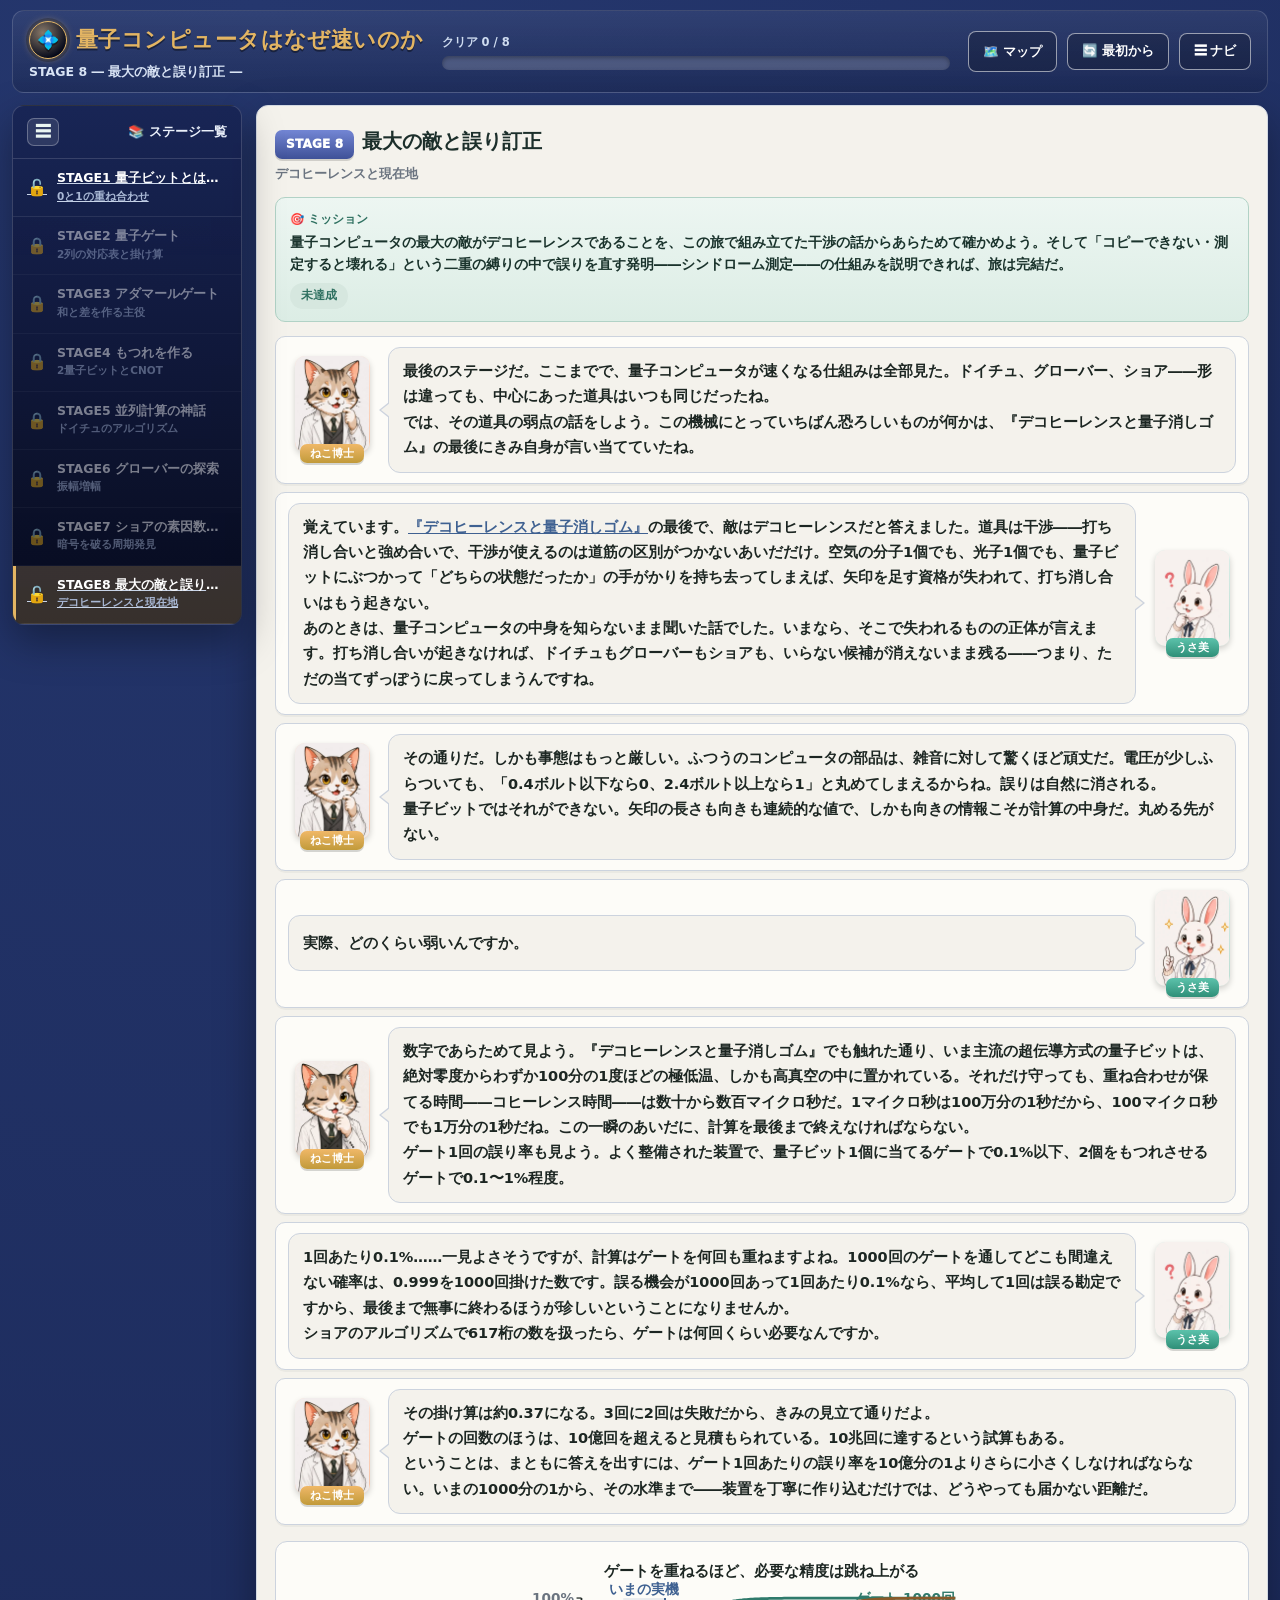
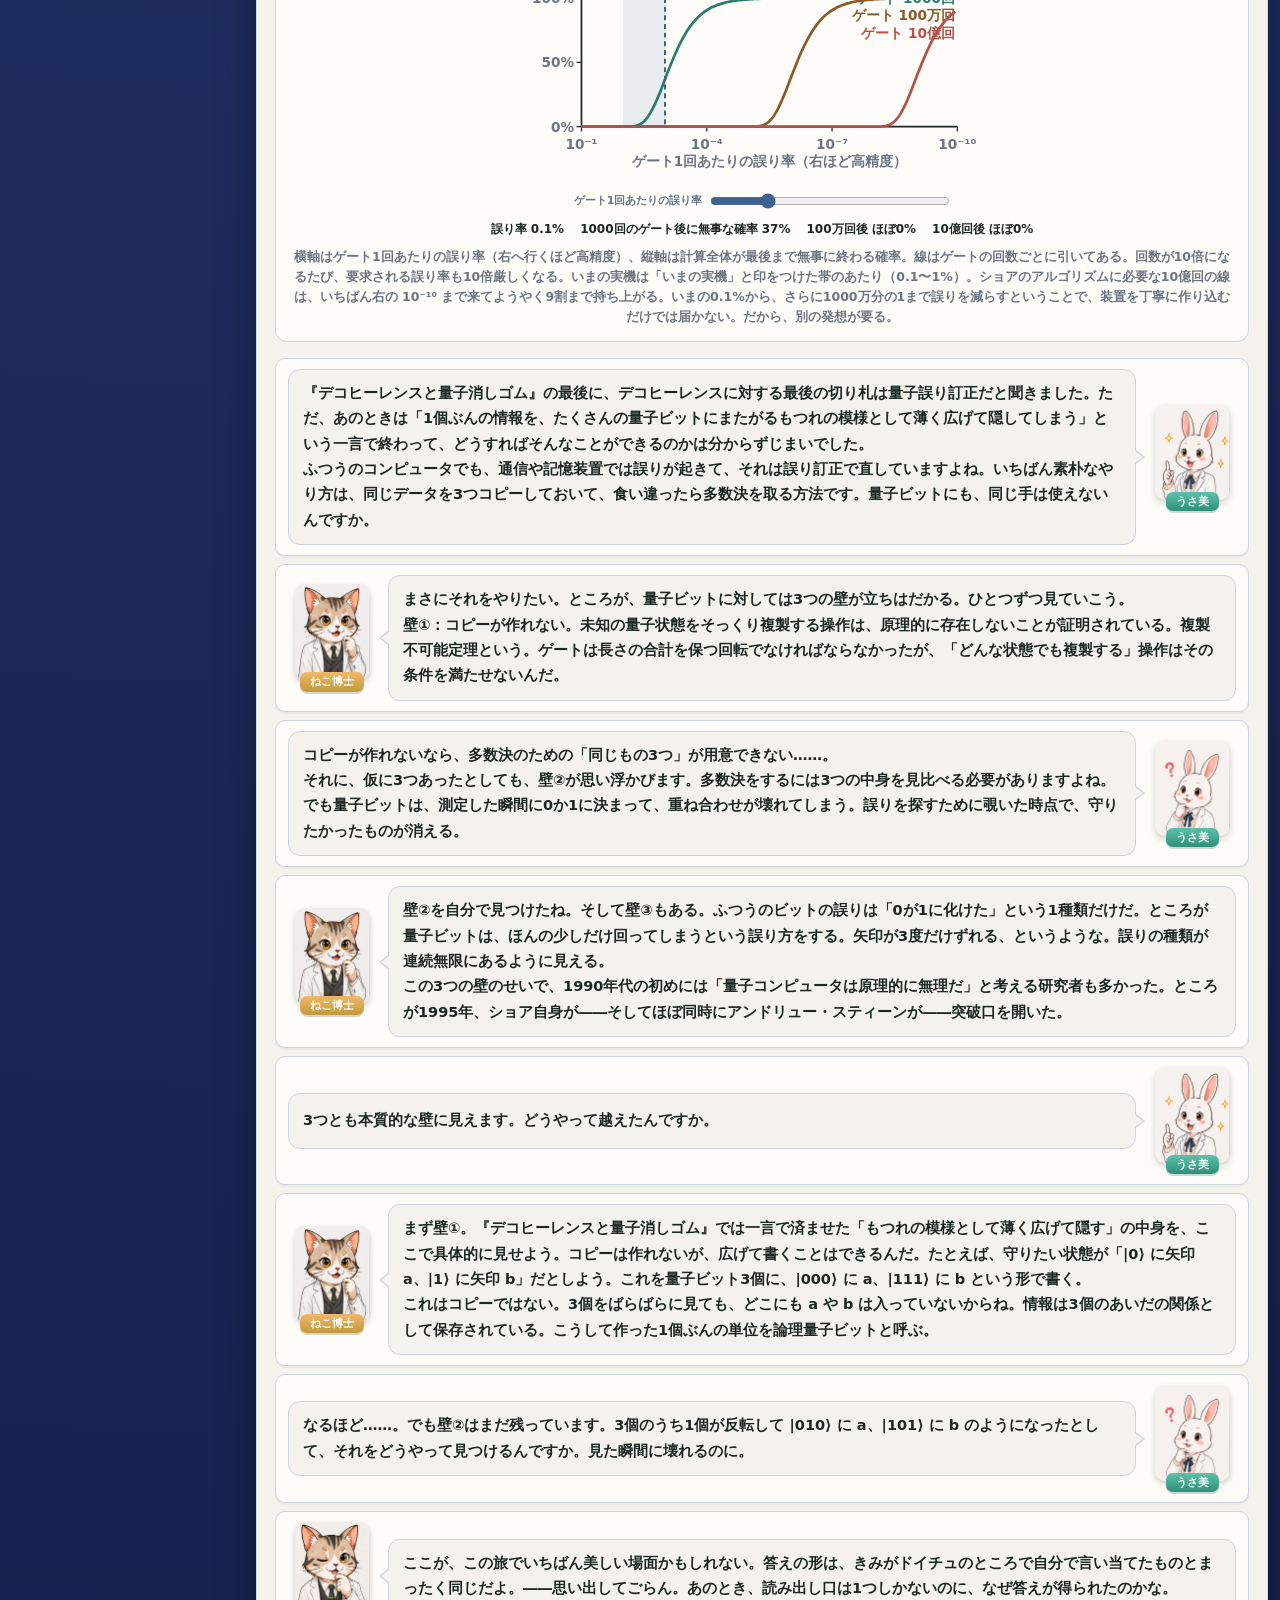
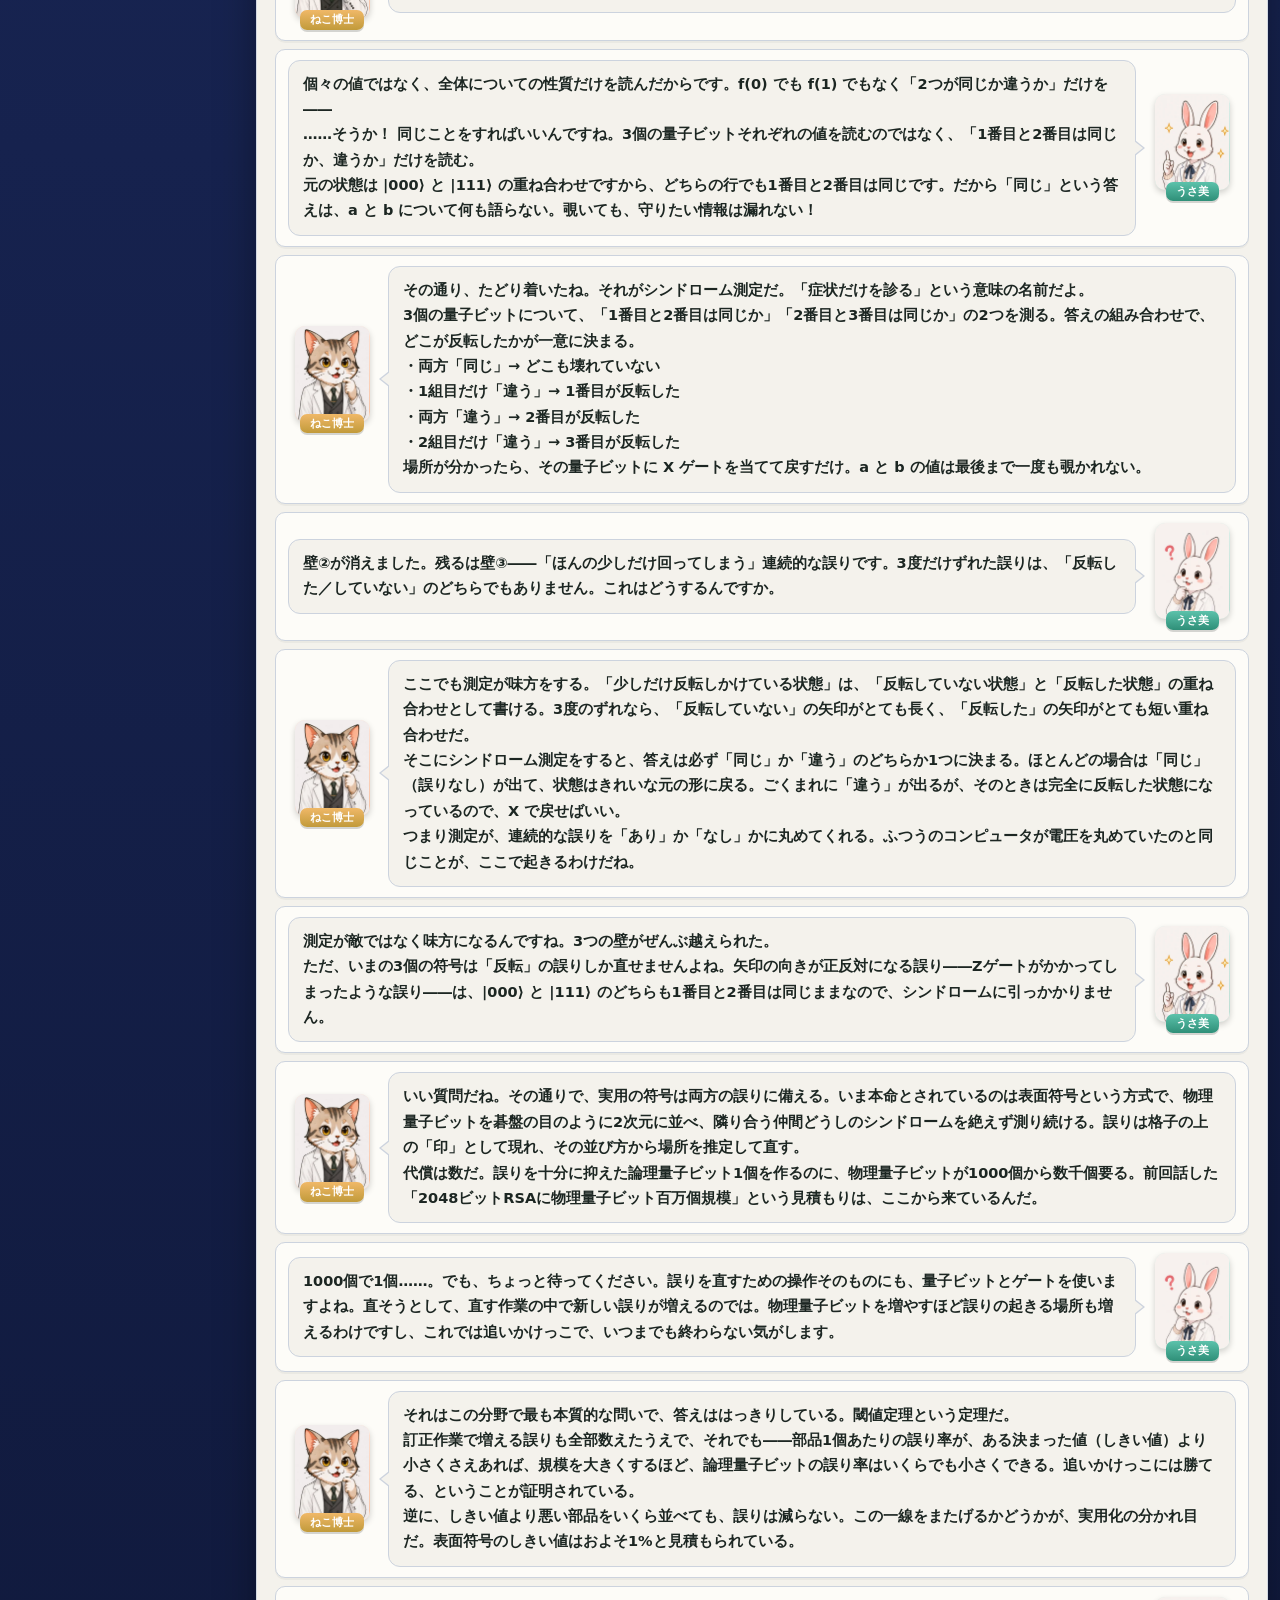
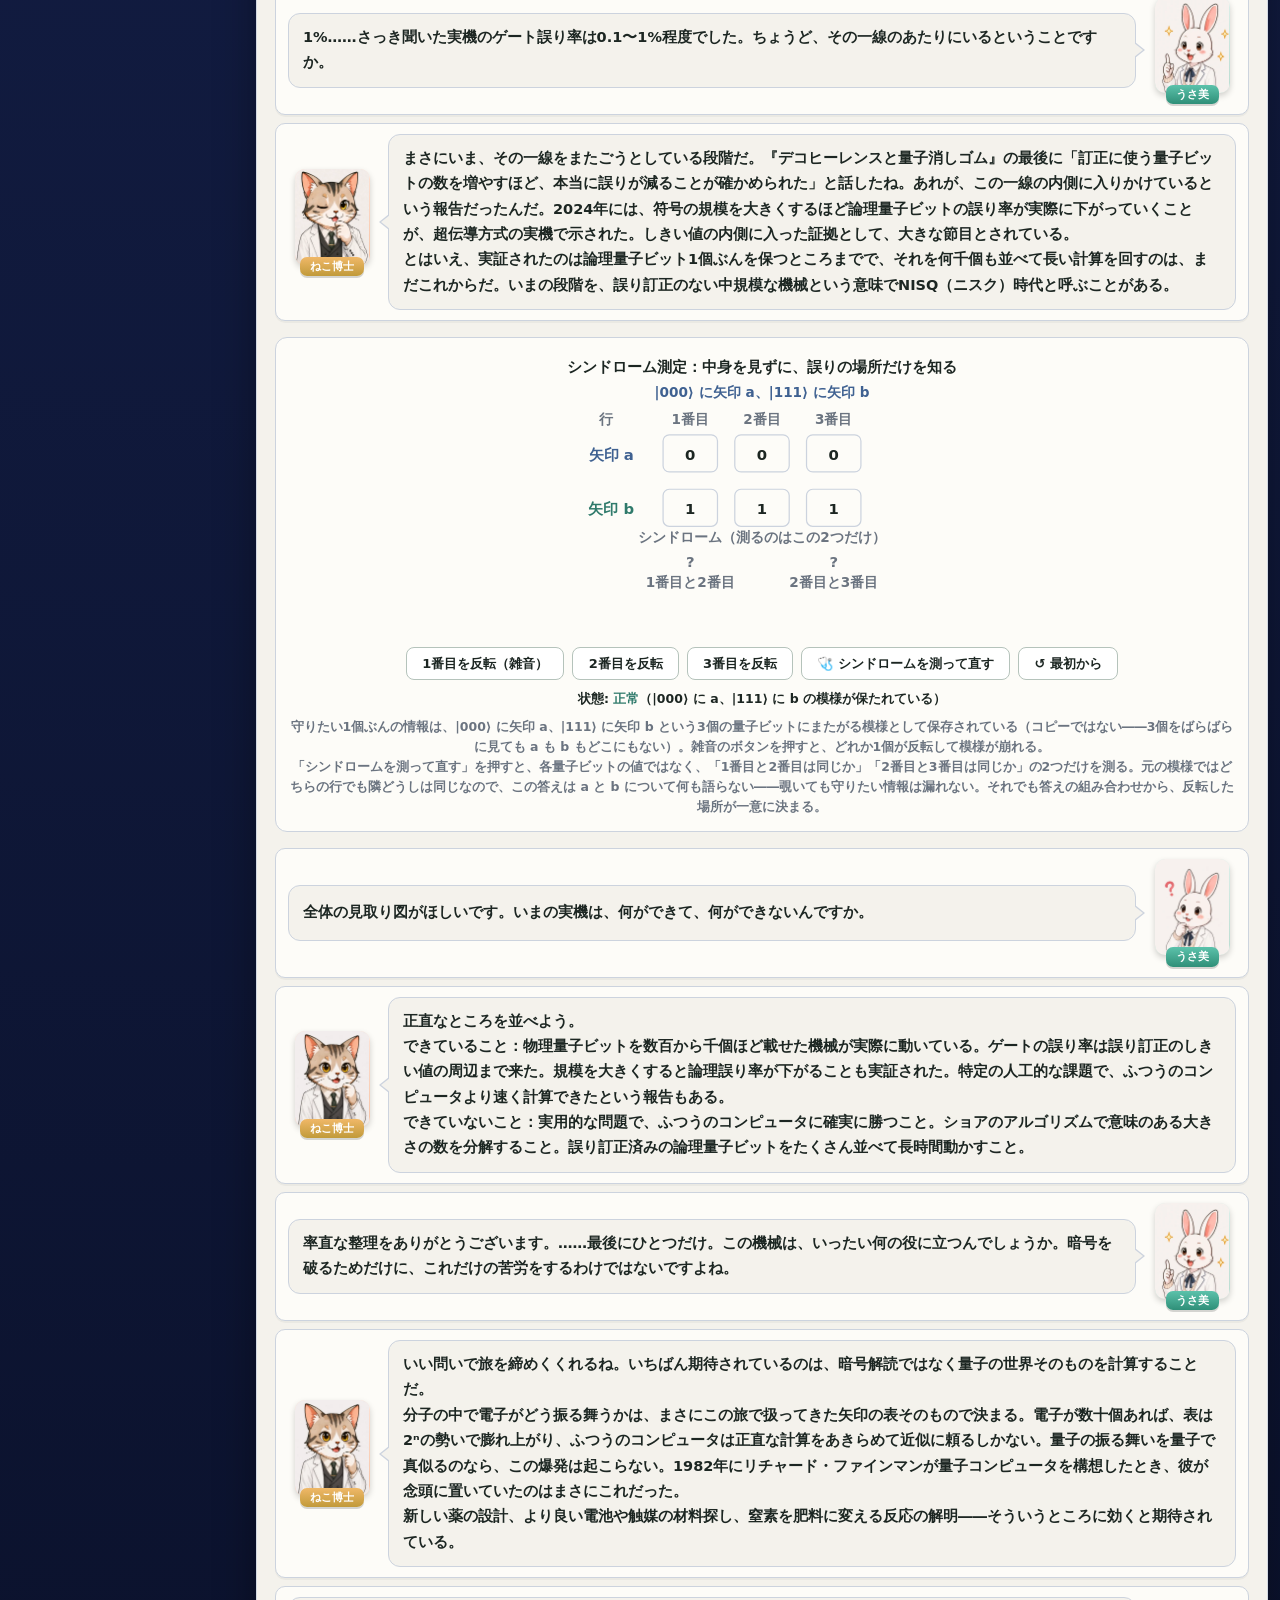
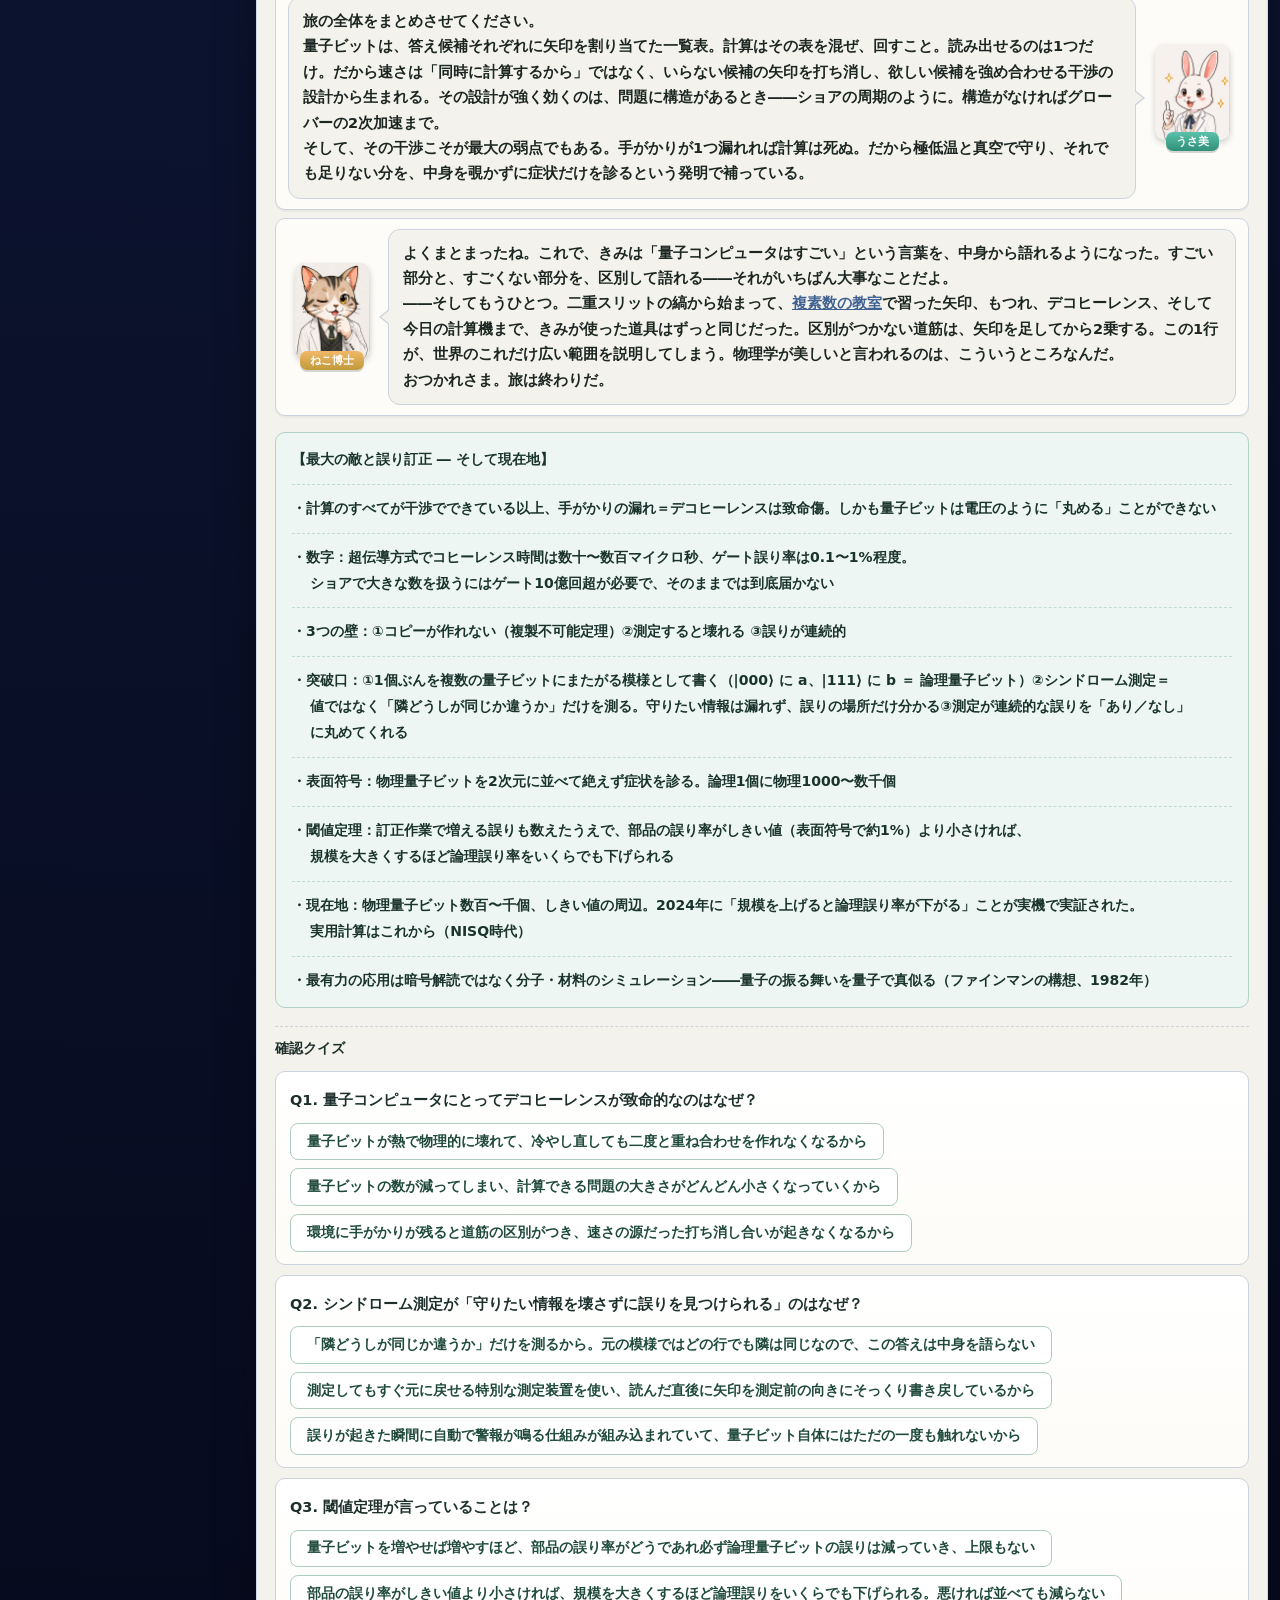
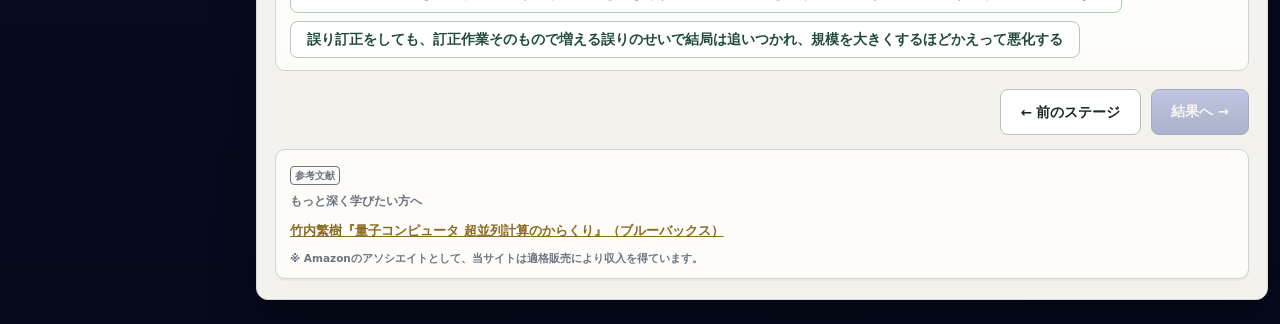
<file: stage8.html>
<!DOCTYPE html>
<html lang="ja">
<head>
<meta charset="UTF-8">
<meta name="viewport" content="width=device-width, initial-scale=1.0">
<meta name="theme-color" content="#16224e">
<!-- Google tag (gtag.js) -->
<script async src="https://www.googletagmanager.com/gtag/js?id=G-9RTQCP2HXM"></script>
<script>
  window.dataLayer = window.dataLayer || [];
  function gtag(){dataLayer.push(arguments);}
  gtag('js', new Date());
  gtag('config', 'G-9RTQCP2HXM');
</script>
<title>STAGE8 最大の敵と誤り訂正 ― 量子コンピュータはなぜ速いのか</title>
<meta name="description" content="計算のすべてが干渉でできている機械にとって、環境への手がかりの漏れ＝デコヒーレンスは死を意味する。コピーも測定も禁じられた世界で誤りをどう直すのか。シンドローム測定と表面符号、閾値定理、そして実機の現在地までを正直に見届ける、旅の最終ステージ。">
<link rel="canonical" href="https://quantum-mechanics.habatakijuku.com/quantum-computer/stage8">
<meta property="og:type" content="article">
<meta property="og:site_name" content="量子コンピュータはなぜ速いのか">
<meta property="og:locale" content="ja_JP">
<meta property="og:title" content="STAGE8 最大の敵と誤り訂正 ― 量子コンピュータはなぜ速いのか">
<meta property="og:description" content="コピーも測定も禁じられた世界で誤りを直す発明。シンドローム測定・表面符号・閾値定理と、実機の現在地。">
<meta property="og:url" content="https://quantum-mechanics.habatakijuku.com/quantum-computer/stage8">
<meta property="og:image" content="https://quantum-mechanics.habatakijuku.com/quantum-computer/images/ogp.png">
<meta property="og:image:width" content="1200">
<meta property="og:image:height" content="630">
<meta name="twitter:card" content="summary_large_image">
<link rel="icon" type="image/png" href="images/favicon.png">
<link rel="stylesheet" href="design-system.css">
<style>
  .qc-svg .label{fill:var(--muted);font-size:11px;font-weight:700}
  .qc-svg .strong{fill:var(--ink);font-size:12px;font-weight:900}
  .qc-svg .accent{fill:#3f6191;font-size:11px;font-weight:900}
  .anim-ctrl{display:flex;align-items:center;gap:8px;justify-content:center;margin-top:10px;flex-wrap:wrap}
  .anim-ctrl .btn{padding:.4rem .95rem;font-size:13px;font-weight:900}
  .readout{display:flex;flex-wrap:wrap;gap:4px 16px;justify-content:center;margin-top:8px;font-size:12px;font-weight:700;color:var(--ink)}
  .readout b{font-weight:900;font-variant-numeric:tabular-nums;color:inherit}
  .gate-log{margin-top:8px;font-size:12.5px;font-weight:800;color:var(--ink);min-height:1.5em;word-break:break-all}
  .gate-log .g{display:inline-block;background:#e6edf7;border:1px solid #a8bcd8;border-radius:5px;padding:0 6px;margin:0 2px 3px 0}
</style>
</head>
<body>
<div class="app-shell side-collapsed" id="app-shell">
  <header class="game-header">
    <div class="brand">
      <div class="brand-title"><a class="head-reset home-badge" href="index.html" title="トップへ" aria-label="トップへ">💠</a> <span>量子コンピュータはなぜ速いのか</span></div>
      <div class="brand-sub">STAGE 8 ― 最大の敵と誤り訂正 ―</div>
    </div>
    <div class="head-progress-wrap">
      <div class="head-progress-label" id="progress-label">クリア 0 / 8</div>
      <div class="head-progress" role="progressbar" aria-label="クリア済みステージ数" aria-valuemin="0" aria-valuemax="8" aria-valuenow="0"><div class="head-progress-fill" id="progress-fill" style="width:0%"></div></div>
    </div>
    <div class="header-actions">
      <a class="head-reset" href="https://quantum-mechanics.habatakijuku.com/" title="量子力学、冒険の書（シリーズマップ）へ">🗺️ マップ</a>
      <button class="head-reset" id="btn-reset-all">🔄 最初から</button>
      <button class="head-reset" id="head-nav-toggle" title="ステージ一覧の表示切替">☰ ナビ</button>
    </div>
  </header>

  <div class="game-layout">
    <div class="side-backdrop" id="side-backdrop"></div>
    <aside class="side-panel">
      <div class="side-head">
        <button class="side-toggle" id="sidebar-toggle" title="ステージ一覧の表示切替" aria-label="ステージ一覧の表示切替">☰</button>
        <span class="side-head-text">📚 ステージ一覧</span>
      </div>
      <div class="side-list" id="side-list"></div>
    </aside>

    <main class="main-area">
      <div class="chapter-head">
        <span class="chapter-badge">STAGE 8</span><h1 class="chapter-title">最大の敵と誤り訂正</h1>
        <div class="chapter-sub">デコヒーレンスと現在地</div>
      </div>

      <div class="mission-box">
        <div class="mission-label">🎯 ミッション</div>
        <div class="mission-text">量子コンピュータの最大の敵がデコヒーレンスであることを、この旅で組み立てた干渉の話からあらためて確かめよう。そして「コピーできない・測定すると壊れる」という二重の縛りの中で誤りを直す発明――シンドローム測定――の仕組みを説明できれば、旅は完結だ。</div>
        <span class="mission-status" id="mission-status">未達成</span>
      </div>

      <div class="dialogue-scene">
        <div class="dialog-row">
          <div class="dialog-character">
            <div class="dialog-avatar mentor"><img src="images/cat.webp" width="300" height="386" alt=""></div>
            <div class="dialog-name mentor">ねこ博士</div>
          </div>
          <div class="dialog-bubble">最後のステージだ。ここまでで、量子コンピュータが速くなる仕組みは全部見た。ドイチュ、グローバー、ショア――形は違っても、中心にあった道具はいつも同じだったね。<br>では、その道具の<strong>弱点</strong>の話をしよう。この機械にとっていちばん恐ろしいものが何かは、『デコヒーレンスと量子消しゴム』の最後にきみ自身が言い当てていたね。</div>
        </div>
        <div class="dialog-row right">
          <div class="dialog-character">
            <div class="dialog-avatar student"><img src="images/rabbitThink.webp" width="300" height="386" alt=""></div>
            <div class="dialog-name student">うさ美</div>
          </div>
          <div class="dialog-bubble">覚えています。<a href="https://quantum-mechanics.habatakijuku.com/decoherence-quest/" target="_blank" rel="noopener" style="color:#3f6191;text-decoration:underline">『デコヒーレンスと量子消しゴム』</a>の最後で、敵は<strong>デコヒーレンス</strong>だと答えました。道具は<strong>干渉</strong>――打ち消し合いと強め合いで、干渉が使えるのは道筋の区別がつかないあいだだけ。空気の分子1個でも、光子1個でも、量子ビットにぶつかって「どちらの状態だったか」の<strong>手がかり</strong>を持ち去ってしまえば、矢印を足す資格が失われて、打ち消し合いはもう起きない。<br>あのときは、量子コンピュータの中身を知らないまま聞いた話でした。いまなら、そこで失われるものの正体が言えます。打ち消し合いが起きなければ、ドイチュもグローバーもショアも、いらない候補が消えないまま残る――つまり、ただの当てずっぽうに戻ってしまうんですね。</div>
        </div>
        <div class="dialog-row">
          <div class="dialog-character">
            <div class="dialog-avatar mentor"><img src="images/cat.webp" width="300" height="386" alt=""></div>
            <div class="dialog-name mentor">ねこ博士</div>
          </div>
          <div class="dialog-bubble">その通りだ。しかも事態はもっと厳しい。ふつうのコンピュータの部品は、雑音に対して驚くほど頑丈だ。電圧が少しふらついても、「0.4ボルト以下なら0、2.4ボルト以上なら1」と<strong>丸めてしまえる</strong>からね。誤りは自然に消される。<br>量子ビットではそれができない。矢印の長さも向きも<strong>連続的な値</strong>で、しかも向きの情報こそが計算の中身だ。丸める先がない。</div>
        </div>
        <div class="dialog-row right">
          <div class="dialog-character">
            <div class="dialog-avatar student"><img src="images/rabbit.webp" width="300" height="386" alt=""></div>
            <div class="dialog-name student">うさ美</div>
          </div>
          <div class="dialog-bubble">実際、どのくらい弱いんですか。</div>
        </div>
        <div class="dialog-row">
          <div class="dialog-character">
            <div class="dialog-avatar mentor"><img src="images/catThink.webp" width="300" height="386" alt=""></div>
            <div class="dialog-name mentor">ねこ博士</div>
          </div>
          <div class="dialog-bubble">数字であらためて見よう。『デコヒーレンスと量子消しゴム』でも触れた通り、いま主流の超伝導方式の量子ビットは、絶対零度からわずか100分の1度ほどの極低温、しかも高真空の中に置かれている。それだけ守っても、重ね合わせが保てる時間――<strong>コヒーレンス時間</strong>――は<strong>数十から数百マイクロ秒</strong>だ。1マイクロ秒は100万分の1秒だから、100マイクロ秒でも1万分の1秒だね。この一瞬のあいだに、計算を最後まで終えなければならない。<br>ゲート1回の誤り率も見よう。よく整備された装置で、量子ビット1個に当てるゲートで<strong>0.1%以下</strong>、2個をもつれさせるゲートで<strong>0.1〜1%程度</strong>。</div>
        </div>
        <div class="dialog-row right">
          <div class="dialog-character">
            <div class="dialog-avatar student"><img src="images/rabbitThink.webp" width="300" height="386" alt=""></div>
            <div class="dialog-name student">うさ美</div>
          </div>
          <div class="dialog-bubble">1回あたり0.1%……一見よさそうですが、計算はゲートを何回も重ねますよね。1000回のゲートを通して<strong>どこも間違えない</strong>確率は、0.999を1000回掛けた数です。誤る機会が1000回あって1回あたり0.1%なら、平均して1回は誤る勘定ですから、最後まで無事に終わるほうが珍しいということになりませんか。<br>ショアのアルゴリズムで617桁の数を扱ったら、ゲートは何回くらい必要なんですか。</div>
        </div>
        <div class="dialog-row">
          <div class="dialog-character">
            <div class="dialog-avatar mentor"><img src="images/cat.webp" width="300" height="386" alt=""></div>
            <div class="dialog-name mentor">ねこ博士</div>
          </div>
          <div class="dialog-bubble">その掛け算は約0.37になる。<strong>3回に2回は失敗</strong>だから、きみの見立て通りだよ。<br>ゲートの回数のほうは、<strong>10億回を超える</strong>と見積もられている。10兆回に達するという試算もある。<br>ということは、まともに答えを出すには、ゲート1回あたりの誤り率を<strong>10億分の1よりさらに小さく</strong>しなければならない。いまの1000分の1から、その水準まで――装置を丁寧に作り込むだけでは、どうやっても届かない距離だ。</div>
        </div>
      </div>

      <div class="diagram-box">
        <svg id="err-svg" class="qc-svg" viewBox="0 0 372 176" width="100%" role="img" aria-label="ゲート1回あたりの誤り率と、計算全体が最後まで無事に終わる確率の関係を示すグラフ。ゲートの回数が増えるほど、要求される誤り率は急激に厳しくなる">
          <text class="strong" x="186" y="16" text-anchor="middle">ゲートを重ねるほど、必要な精度は跳ね上がる</text>
          <g id="err-body"></g>
        </svg>
        <div class="anim-ctrl">
          <span class="ctrl-label">ゲート1回あたりの誤り率</span>
          <input type="range" id="e-slider" min="0" max="90" step="10" value="20" aria-label="ゲート1回あたりの誤り率を変える" style="flex:1;max-width:240px;min-width:140px;accent-color:#3f6191">
        </div>
        <div class="readout">
          <span>誤り率 <b id="e-rate">0.1%</b></span>
          <span>1000回のゲート後に無事な確率 <b id="e-p3">37%</b></span>
          <span>100万回後 <b id="e-p6">ほぼ0%</b></span>
          <span>10億回後 <b id="e-p9">ほぼ0%</b></span>
        </div>
        <div class="diagram-caption">横軸はゲート1回あたりの誤り率（右へ行くほど高精度）、縦軸は計算全体が最後まで無事に終わる確率。線はゲートの回数ごとに引いてある。<strong>回数が10倍になるたび、要求される誤り率も10倍厳しくなる</strong>。いまの実機は「いまの実機」と印をつけた帯のあたり（0.1〜1%）。ショアのアルゴリズムに必要な10億回の線は、いちばん右の 10⁻¹⁰ まで来てようやく9割まで持ち上がる。<strong>いまの0.1%から、さらに1000万分の1まで誤りを減らす</strong>ということで、装置を丁寧に作り込むだけでは届かない。だから、別の発想が要る。</div>
      </div>

      <div class="dialogue-scene">
        <div class="dialog-row right">
          <div class="dialog-character">
            <div class="dialog-avatar student"><img src="images/rabbit.webp" width="300" height="386" alt=""></div>
            <div class="dialog-name student">うさ美</div>
          </div>
          <div class="dialog-bubble">『デコヒーレンスと量子消しゴム』の最後に、デコヒーレンスに対する最後の切り札は<strong>量子誤り訂正</strong>だと聞きました。ただ、あのときは「1個ぶんの情報を、たくさんの量子ビットにまたがる<strong>もつれの模様</strong>として薄く広げて隠してしまう」という一言で終わって、どうすればそんなことができるのかは分からずじまいでした。<br>ふつうのコンピュータでも、通信や記憶装置では誤りが起きて、それは<strong>誤り訂正</strong>で直していますよね。いちばん素朴なやり方は、同じデータを3つコピーしておいて、食い違ったら<strong>多数決</strong>を取る方法です。量子ビットにも、同じ手は使えないんですか。</div>
        </div>
        <div class="dialog-row">
          <div class="dialog-character">
            <div class="dialog-avatar mentor"><img src="images/cat.webp" width="300" height="386" alt=""></div>
            <div class="dialog-name mentor">ねこ博士</div>
          </div>
          <div class="dialog-bubble">まさにそれをやりたい。ところが、量子ビットに対しては<strong>3つの壁</strong>が立ちはだかる。ひとつずつ見ていこう。<br><strong>壁①：コピーが作れない。</strong>未知の量子状態をそっくり複製する操作は、原理的に存在しないことが証明されている。<strong>複製不可能定理</strong>という。ゲートは長さの合計を保つ回転でなければならなかったが、「どんな状態でも複製する」操作はその条件を満たせないんだ。</div>
        </div>
        <div class="dialog-row right">
          <div class="dialog-character">
            <div class="dialog-avatar student"><img src="images/rabbitThink.webp" width="300" height="386" alt=""></div>
            <div class="dialog-name student">うさ美</div>
          </div>
          <div class="dialog-bubble">コピーが作れないなら、多数決のための「同じもの3つ」が用意できない……。<br>それに、仮に3つあったとしても、<strong>壁②</strong>が思い浮かびます。多数決をするには3つの中身を<strong>見比べる</strong>必要がありますよね。でも量子ビットは、測定した瞬間に0か1に決まって、重ね合わせが壊れてしまう。<strong>誤りを探すために覗いた時点で、守りたかったものが消える</strong>。</div>
        </div>
        <div class="dialog-row">
          <div class="dialog-character">
            <div class="dialog-avatar mentor"><img src="images/cat.webp" width="300" height="386" alt=""></div>
            <div class="dialog-name mentor">ねこ博士</div>
          </div>
          <div class="dialog-bubble">壁②を自分で見つけたね。そして<strong>壁③</strong>もある。ふつうのビットの誤りは「0が1に化けた」という1種類だけだ。ところが量子ビットは、<strong>ほんの少しだけ回ってしまう</strong>という誤り方をする。矢印が3度だけずれる、というような。誤りの種類が連続無限にあるように見える。<br>この3つの壁のせいで、1990年代の初めには「量子コンピュータは原理的に無理だ」と考える研究者も多かった。ところが1995年、ショア自身が――そしてほぼ同時にアンドリュー・スティーンが――突破口を開いた。</div>
        </div>
        <div class="dialog-row right">
          <div class="dialog-character">
            <div class="dialog-avatar student"><img src="images/rabbit.webp" width="300" height="386" alt=""></div>
            <div class="dialog-name student">うさ美</div>
          </div>
          <div class="dialog-bubble">3つとも本質的な壁に見えます。どうやって越えたんですか。</div>
        </div>
        <div class="dialog-row">
          <div class="dialog-character">
            <div class="dialog-avatar mentor"><img src="images/cat.webp" width="300" height="386" alt=""></div>
            <div class="dialog-name mentor">ねこ博士</div>
          </div>
          <div class="dialog-bubble">まず壁①。『デコヒーレンスと量子消しゴム』では一言で済ませた「もつれの模様として薄く広げて隠す」の中身を、ここで具体的に見せよう。コピーは作れないが、広げて書くことはできるんだ。たとえば、守りたい状態が「|0⟩ に矢印 a、|1⟩ に矢印 b」だとしよう。これを量子ビット3個に、<strong>|000⟩ に a、|111⟩ に b</strong> という形で書く。<br>これはコピーではない。3個をばらばらに見ても、どこにも a や b は入っていないからね。情報は<strong>3個のあいだの関係</strong>として保存されている。こうして作った1個ぶんの単位を<strong>論理量子ビット</strong>と呼ぶ。</div>
        </div>
        <div class="dialog-row right">
          <div class="dialog-character">
            <div class="dialog-avatar student"><img src="images/rabbitThink.webp" width="300" height="386" alt=""></div>
            <div class="dialog-name student">うさ美</div>
          </div>
          <div class="dialog-bubble">なるほど……。でも壁②はまだ残っています。3個のうち1個が反転して <strong>|010⟩ に a、|101⟩ に b</strong> のようになったとして、それを<strong>どうやって見つける</strong>んですか。見た瞬間に壊れるのに。</div>
        </div>
        <div class="dialog-row">
          <div class="dialog-character">
            <div class="dialog-avatar mentor"><img src="images/catThink.webp" width="300" height="386" alt=""></div>
            <div class="dialog-name mentor">ねこ博士</div>
          </div>
          <div class="dialog-bubble">ここが、この旅でいちばん美しい場面かもしれない。答えの形は、きみがドイチュのところで自分で言い当てたものと<strong>まったく同じ</strong>だよ。――思い出してごらん。あのとき、読み出し口は1つしかないのに、なぜ答えが得られたのかな。</div>
        </div>
        <div class="dialog-row right">
          <div class="dialog-character">
            <div class="dialog-avatar student"><img src="images/rabbit.webp" width="300" height="386" alt=""></div>
            <div class="dialog-name student">うさ美</div>
          </div>
          <div class="dialog-bubble">個々の値ではなく、<strong>全体についての性質だけ</strong>を読んだからです。f(0) でも f(1) でもなく「2つが同じか違うか」だけを――<br>……<strong>そうか！</strong> 同じことをすればいいんですね。3個の量子ビットそれぞれの値を読むのではなく、<strong>「1番目と2番目は同じか、違うか」だけを読む</strong>。<br>元の状態は |000⟩ と |111⟩ の重ね合わせですから、どちらの行でも1番目と2番目は<strong>同じ</strong>です。だから「同じ」という答えは、a と b について何も語らない。<strong>覗いても、守りたい情報は漏れない！</strong></div>
        </div>
        <div class="dialog-row">
          <div class="dialog-character">
            <div class="dialog-avatar mentor"><img src="images/cat.webp" width="300" height="386" alt=""></div>
            <div class="dialog-name mentor">ねこ博士</div>
          </div>
          <div class="dialog-bubble">その通り、たどり着いたね。それが<strong>シンドローム測定</strong>だ。「症状だけを診る」という意味の名前だよ。<br>3個の量子ビットについて、「1番目と2番目は同じか」「2番目と3番目は同じか」の2つを測る。答えの組み合わせで、どこが反転したかが一意に決まる。<br>・両方「同じ」→ どこも壊れていない<br>・1組目だけ「違う」→ <strong>1番目</strong>が反転した<br>・両方「違う」→ <strong>2番目</strong>が反転した<br>・2組目だけ「違う」→ <strong>3番目</strong>が反転した<br>場所が分かったら、その量子ビットに X ゲートを当てて戻すだけ。<strong>a と b の値は最後まで一度も覗かれない</strong>。</div>
        </div>
        <div class="dialog-row right">
          <div class="dialog-character">
            <div class="dialog-avatar student"><img src="images/rabbitThink.webp" width="300" height="386" alt=""></div>
            <div class="dialog-name student">うさ美</div>
          </div>
          <div class="dialog-bubble">壁②が消えました。残るは<strong>壁③</strong>――「ほんの少しだけ回ってしまう」連続的な誤りです。3度だけずれた誤りは、「反転した／していない」のどちらでもありません。これはどうするんですか。</div>
        </div>
        <div class="dialog-row">
          <div class="dialog-character">
            <div class="dialog-avatar mentor"><img src="images/cat.webp" width="300" height="386" alt=""></div>
            <div class="dialog-name mentor">ねこ博士</div>
          </div>
          <div class="dialog-bubble">ここでも測定が味方をする。「少しだけ反転しかけている状態」は、<strong>「反転していない状態」と「反転した状態」の重ね合わせ</strong>として書ける。3度のずれなら、「反転していない」の矢印がとても長く、「反転した」の矢印がとても短い重ね合わせだ。<br>そこにシンドローム測定をすると、答えは必ず「同じ」か「違う」のどちらか<strong>1つに決まる</strong>。ほとんどの場合は「同じ」（誤りなし）が出て、状態はきれいな元の形に戻る。ごくまれに「違う」が出るが、そのときは<strong>完全に反転した状態</strong>になっているので、X で戻せばいい。<br>つまり<strong>測定が、連続的な誤りを「あり」か「なし」かに丸めてくれる</strong>。ふつうのコンピュータが電圧を丸めていたのと同じことが、ここで起きるわけだね。</div>
        </div>
        <div class="dialog-row right">
          <div class="dialog-character">
            <div class="dialog-avatar student"><img src="images/rabbit.webp" width="300" height="386" alt=""></div>
            <div class="dialog-name student">うさ美</div>
          </div>
          <div class="dialog-bubble">測定が敵ではなく味方になるんですね。3つの壁がぜんぶ越えられた。<br>ただ、いまの3個の符号は「反転」の誤りしか直せませんよね。矢印の<strong>向き</strong>が正反対になる誤り――Zゲートがかかってしまったような誤り――は、|000⟩ と |111⟩ のどちらも1番目と2番目は同じままなので、シンドロームに引っかかりません。</div>
        </div>
        <div class="dialog-row">
          <div class="dialog-character">
            <div class="dialog-avatar mentor"><img src="images/cat.webp" width="300" height="386" alt=""></div>
            <div class="dialog-name mentor">ねこ博士</div>
          </div>
          <div class="dialog-bubble">いい質問だね。その通りで、実用の符号は両方の誤りに備える。いま本命とされているのは<strong>表面符号</strong>という方式で、物理量子ビットを碁盤の目のように2次元に並べ、隣り合う仲間どうしのシンドロームを絶えず測り続ける。誤りは格子の上の「印」として現れ、その並び方から場所を推定して直す。<br>代償は数だ。誤りを十分に抑えた<strong>論理量子ビット1個を作るのに、物理量子ビットが1000個から数千個</strong>要る。前回話した「2048ビットRSAに物理量子ビット百万個規模」という見積もりは、ここから来ているんだ。</div>
        </div>
        <div class="dialog-row right">
          <div class="dialog-character">
            <div class="dialog-avatar student"><img src="images/rabbitThink.webp" width="300" height="386" alt=""></div>
            <div class="dialog-name student">うさ美</div>
          </div>
          <div class="dialog-bubble">1000個で1個……。でも、ちょっと待ってください。誤りを直すための操作そのものにも、量子ビットとゲートを使いますよね。<strong>直そうとして、直す作業の中で新しい誤りが増える</strong>のでは。物理量子ビットを増やすほど誤りの起きる場所も増えるわけですし、これでは追いかけっこで、いつまでも終わらない気がします。</div>
        </div>
        <div class="dialog-row">
          <div class="dialog-character">
            <div class="dialog-avatar mentor"><img src="images/cat.webp" width="300" height="386" alt=""></div>
            <div class="dialog-name mentor">ねこ博士</div>
          </div>
          <div class="dialog-bubble">それはこの分野で最も本質的な問いで、答えははっきりしている。<strong>閾値定理</strong>という定理だ。<br>訂正作業で増える誤りも全部数えたうえで、それでも――<strong>部品1個あたりの誤り率が、ある決まった値（しきい値）より小さくさえあれば、規模を大きくするほど、論理量子ビットの誤り率はいくらでも小さくできる</strong>。追いかけっこには勝てる、ということが証明されている。<br>逆に、しきい値より悪い部品をいくら並べても、誤りは減らない。<strong>この一線をまたげるかどうかが、実用化の分かれ目</strong>だ。表面符号のしきい値は<strong>およそ1%</strong>と見積もられている。</div>
        </div>
        <div class="dialog-row right">
          <div class="dialog-character">
            <div class="dialog-avatar student"><img src="images/rabbit.webp" width="300" height="386" alt=""></div>
            <div class="dialog-name student">うさ美</div>
          </div>
          <div class="dialog-bubble">1%……さっき聞いた実機のゲート誤り率は0.1〜1%程度でした。<strong>ちょうど、その一線のあたりにいる</strong>ということですか。</div>
        </div>
        <div class="dialog-row">
          <div class="dialog-character">
            <div class="dialog-avatar mentor"><img src="images/catThink.webp" width="300" height="386" alt=""></div>
            <div class="dialog-name mentor">ねこ博士</div>
          </div>
          <div class="dialog-bubble">まさにいま、その一線をまたごうとしている段階だ。『デコヒーレンスと量子消しゴム』の最後に「訂正に使う量子ビットの数を増やすほど、本当に誤りが減ることが確かめられた」と話したね。あれが、この一線の内側に入りかけているという報告だったんだ。2024年には、符号の規模を大きくするほど論理量子ビットの誤り率が実際に下がっていくことが、超伝導方式の実機で示された。しきい値の内側に入った証拠として、大きな節目とされている。<br>とはいえ、実証されたのは<strong>論理量子ビット1個ぶんを保つところ</strong>までで、それを何千個も並べて長い計算を回すのは、まだこれからだ。いまの段階を、誤り訂正のない中規模な機械という意味で<strong>NISQ（ニスク）時代</strong>と呼ぶことがある。</div>
        </div>
      </div>

      <div class="diagram-box">
        <svg id="ecc-svg" class="qc-svg" viewBox="0 0 372 224" width="100%" role="img" aria-label="3量子ビットの誤り訂正シミュレータ。守りたい状態を3個の量子ビットのもつれた模様として保存し、1個が反転してもシンドローム測定で場所を突き止めて直す様子を示す">
          <text class="strong" x="186" y="16" text-anchor="middle">シンドローム測定：中身を見ずに、誤りの場所だけを知る</text>
          <g id="ecc-body"></g>
        </svg>
        <div class="anim-ctrl">
          <button type="button" class="btn" id="c-e1">1番目を反転（雑音）</button>
          <button type="button" class="btn" id="c-e2">2番目を反転</button>
          <button type="button" class="btn" id="c-e3">3番目を反転</button>
          <button type="button" class="btn" id="c-fix">🩺 シンドロームを測って直す</button>
          <button type="button" class="btn" id="c-reset">↺ 最初から</button>
        </div>
        <div class="gate-log" id="c-log"></div>
        <div class="diagram-caption">守りたい1個ぶんの情報は、|000⟩ に矢印 a、|111⟩ に矢印 b という<strong>3個の量子ビットにまたがる模様</strong>として保存されている（コピーではない――3個をばらばらに見ても a も b もどこにもない）。雑音のボタンを押すと、どれか1個が反転して模様が崩れる。<br>「シンドロームを測って直す」を押すと、<strong>各量子ビットの値ではなく、「1番目と2番目は同じか」「2番目と3番目は同じか」の2つだけ</strong>を測る。元の模様ではどちらの行でも隣どうしは同じなので、この答えは a と b について何も語らない――<strong>覗いても守りたい情報は漏れない</strong>。それでも答えの組み合わせから、反転した場所が一意に決まる。</div>
      </div>

      <div class="dialogue-scene">
        <div class="dialog-row right">
          <div class="dialog-character">
            <div class="dialog-avatar student"><img src="images/rabbitThink.webp" width="300" height="386" alt=""></div>
            <div class="dialog-name student">うさ美</div>
          </div>
          <div class="dialog-bubble">全体の見取り図がほしいです。<strong>いまの実機は、何ができて、何ができないんですか。</strong></div>
        </div>
        <div class="dialog-row">
          <div class="dialog-character">
            <div class="dialog-avatar mentor"><img src="images/cat.webp" width="300" height="386" alt=""></div>
            <div class="dialog-name mentor">ねこ博士</div>
          </div>
          <div class="dialog-bubble">正直なところを並べよう。<br><strong>できていること</strong>：物理量子ビットを数百から千個ほど載せた機械が実際に動いている。ゲートの誤り率は誤り訂正のしきい値の周辺まで来た。規模を大きくすると論理誤り率が下がることも実証された。特定の人工的な課題で、ふつうのコンピュータより速く計算できたという報告もある。<br><strong>できていないこと</strong>：実用的な問題で、ふつうのコンピュータに確実に勝つこと。ショアのアルゴリズムで意味のある大きさの数を分解すること。誤り訂正済みの論理量子ビットをたくさん並べて長時間動かすこと。</div>
        </div>
        <div class="dialog-row right">
          <div class="dialog-character">
            <div class="dialog-avatar student"><img src="images/rabbit.webp" width="300" height="386" alt=""></div>
            <div class="dialog-name student">うさ美</div>
          </div>
          <div class="dialog-bubble">率直な整理をありがとうございます。……最後にひとつだけ。<strong>この機械は、いったい何の役に立つんでしょうか。</strong>暗号を破るためだけに、これだけの苦労をするわけではないですよね。</div>
        </div>
        <div class="dialog-row">
          <div class="dialog-character">
            <div class="dialog-avatar mentor"><img src="images/cat.webp" width="300" height="386" alt=""></div>
            <div class="dialog-name mentor">ねこ博士</div>
          </div>
          <div class="dialog-bubble">いい問いで旅を締めくくれるね。いちばん期待されているのは、暗号解読ではなく<strong>量子の世界そのものを計算すること</strong>だ。<br>分子の中で電子がどう振る舞うかは、まさにこの旅で扱ってきた矢印の表そのもので決まる。電子が数十個あれば、表は2ⁿの勢いで膨れ上がり、ふつうのコンピュータは正直な計算をあきらめて近似に頼るしかない。<strong>量子の振る舞いを量子で真似る</strong>のなら、この爆発は起こらない。1982年にリチャード・ファインマンが量子コンピュータを構想したとき、彼が念頭に置いていたのはまさにこれだった。<br>新しい薬の設計、より良い電池や触媒の材料探し、窒素を肥料に変える反応の解明――そういうところに効くと期待されている。</div>
        </div>
        <div class="dialog-row right">
          <div class="dialog-character">
            <div class="dialog-avatar student"><img src="images/rabbit.webp" width="300" height="386" alt=""></div>
            <div class="dialog-name student">うさ美</div>
          </div>
          <div class="dialog-bubble">旅の全体をまとめさせてください。<br>量子ビットは、答え候補それぞれに矢印を割り当てた<strong>一覧表</strong>。計算はその表を<strong>混ぜ、回す</strong>こと。読み出せるのは<strong>1つだけ</strong>。だから速さは「同時に計算するから」ではなく、<strong>いらない候補の矢印を打ち消し、欲しい候補を強め合わせる干渉の設計</strong>から生まれる。その設計が強く効くのは、問題に構造があるとき――ショアの周期のように。構造がなければグローバーの2次加速まで。<br>そして、その干渉こそが最大の弱点でもある。手がかりが1つ漏れれば計算は死ぬ。だから極低温と真空で守り、それでも足りない分を、<strong>中身を覗かずに症状だけを診る</strong>という発明で補っている。</div>
        </div>
        <div class="dialog-row">
          <div class="dialog-character">
            <div class="dialog-avatar mentor"><img src="images/catThink.webp" width="300" height="386" alt=""></div>
            <div class="dialog-name mentor">ねこ博士</div>
          </div>
          <div class="dialog-bubble">よくまとまったね。これで、きみは「量子コンピュータはすごい」という言葉を、中身から語れるようになった。<strong>すごい部分と、すごくない部分を、区別して語れる</strong>――それがいちばん大事なことだよ。<br>――そしてもうひとつ。二重スリットの縞から始まって、<a href="https://complex-number.habatakijuku.com/" target="_blank" rel="noopener" style="color:#3f6191;text-decoration:underline">複素数の教室</a>で習った矢印、もつれ、デコヒーレンス、そして今日の計算機まで、きみが使った道具はずっと同じだった。<strong>区別がつかない道筋は、矢印を足してから2乗する。</strong>この1行が、世界のこれだけ広い範囲を説明してしまう。物理学が美しいと言われるのは、こういうところなんだ。<br>おつかれさま。旅は終わりだ。</div>
        </div>
      </div>

      <div class="formula-box">
        <span class="step">【最大の敵と誤り訂正 ― そして現在地】</span>
        <span class="step">・計算のすべてが干渉でできている以上、<strong>手がかりの漏れ＝デコヒーレンス</strong>は致命傷。しかも量子ビットは電圧のように「丸める」ことができない</span>
        <span class="step">・数字：超伝導方式でコヒーレンス時間は<strong>数十〜数百マイクロ秒</strong>、ゲート誤り率は<strong>0.1〜1%程度</strong>。<br class="wbr">ショアで大きな数を扱うにはゲート<strong>10億回超</strong>が必要で、そのままでは到底届かない</span>
        <span class="step">・3つの壁：①<strong>コピーが作れない</strong>（複製不可能定理）②<strong>測定すると壊れる</strong> ③誤りが<strong>連続的</strong></span>
        <span class="step">・突破口：①1個ぶんを<strong>複数の量子ビットにまたがる模様</strong>として書く（|000⟩ に a、|111⟩ に b ＝ 論理量子ビット）<br class="wbr">②<strong>シンドローム測定</strong>＝値ではなく「隣どうしが同じか違うか」だけを測る。守りたい情報は漏れず、誤りの場所だけ分かる<br class="wbr">③測定が連続的な誤りを「あり／なし」に丸めてくれる</span>
        <span class="step">・<strong>表面符号</strong>：物理量子ビットを2次元に並べて絶えず症状を診る。<span class="nw">論理1個に物理1000〜数千個</span></span>
        <span class="step">・<strong>閾値定理</strong>：訂正作業で増える誤りも数えたうえで、部品の誤り率が<span class="nw">しきい値（表面符号で約1%）</span>より小さければ、規模を大きくするほど論理誤り率をいくらでも下げられる</span>
        <span class="step">・現在地：物理量子ビット<strong>数百〜千個</strong>、しきい値の周辺。2024年に「規模を上げると論理誤り率が下がる」ことが実機で実証された。実用計算はこれから（<span class="nw">NISQ時代</span>）</span>
        <span class="step">・最有力の応用は暗号解読ではなく<strong>分子・材料のシミュレーション</strong>――量子の振る舞いを量子で真似る（ファインマンの構想、1982年）</span>
      </div>

      <h2 class="quiz-head">確認クイズ</h2>
      <div class="quiz-card" data-quiz>
        <p class="quiz-q">Q1. 量子コンピュータにとってデコヒーレンスが致命的なのはなぜ？</p>
        <div class="choice-list">
          <button class="choice-btn">量子ビットが熱で物理的に壊れて、冷やし直しても二度と重ね合わせを作れなくなるから</button>
          <button class="choice-btn">量子ビットの数が減ってしまい、計算できる問題の大きさがどんどん小さくなっていくから</button>
          <button class="choice-btn">環境に手がかりが残ると道筋の区別がつき、速さの源だった打ち消し合いが起きなくなるから</button>
        </div>
        <div class="quiz-explain" hidden>正解！ 量子コンピュータの速さは、いらない候補の矢印を打ち消す干渉から来ていた。手がかりが漏れれば「それぞれ2乗してから足す」に切り替わり、干渉が消える。計算の中身そのものが失われるので、部品が壊れるより深刻だ。</div>
      </div>

      <div class="quiz-card" data-quiz>
        <p class="quiz-q">Q2. シンドローム測定が「守りたい情報を壊さずに誤りを見つけられる」のはなぜ？</p>
        <div class="choice-list">
          <button class="choice-btn">「隣どうしが同じか違うか」だけを測るから。元の模様ではどの行でも隣は同じなので、この答えは中身を語らない</button>
          <button class="choice-btn">測定してもすぐ元に戻せる特別な測定装置を使い、読んだ直後に矢印を測定前の向きにそっくり書き戻しているから</button>
          <button class="choice-btn">誤りが起きた瞬間に自動で警報が鳴る仕組みが組み込まれていて、量子ビット自体にはただの一度も触れないから</button>
        </div>
        <div class="quiz-explain" hidden>正解！ ドイチュのアルゴリズムで「f(0) でも f(1) でもなく、2つが同じか違うかだけを読んだ」のとまったく同じ発想だ。全体についての性質だけを取り出せば、個々の中身は覗かずに済む。この一手で、量子誤り訂正は可能になった。</div>
      </div>

      <div class="quiz-card" data-quiz>
        <p class="quiz-q">Q3. 閾値定理が言っていることは？</p>
        <div class="choice-list">
          <button class="choice-btn">量子ビットを増やせば増やすほど、部品の誤り率がどうであれ必ず論理量子ビットの誤りは減っていき、上限もない</button>
          <button class="choice-btn">部品の誤り率がしきい値より小さければ、規模を大きくするほど論理誤りをいくらでも下げられる。悪ければ並べても減らない</button>
          <button class="choice-btn">誤り訂正をしても、訂正作業そのもので増える誤りのせいで結局は追いつかれ、規模を大きくするほどかえって悪化する</button>
        </div>
        <div class="quiz-explain" hidden>正解！ 訂正作業そのものが生む誤りまで数えたうえでの定理で、量子コンピュータが原理的に可能だと分かった決定的な結果だ。表面符号のしきい値は約1%。いまの実機はちょうどその一線をまたごうとしている段階にある。</div>
      </div>

      <div class="stage-nav">
        <a class="btn" href="stage7.html">← 前のステージ</a>
        <button class="btn btn-primary" id="btn-next" disabled>結果へ →</button>
      </div>

      <div id="book-recommend"></div>
    </main>
  </div>
</div>

<script src="js/progress.js"></script>
<script>QC.initStagePage(8);</script>

<script>
(function(){
  // 図1: 誤り率とゲート回数に対する「無事に終わる確率」
  var g = document.getElementById('err-body');
  if (!g) return;
  var ns = 'http://www.w3.org/2000/svg';
  function el(name, attrs) {
    var e = document.createElementNS(ns, name);
    for (var k in attrs) e.setAttribute(k, attrs[k]);
    g.appendChild(e);
    return e;
  }
  // 数字を上付き文字に変換（10のべき乗の表示用）
  function sup(n) {
    var d = '⁰¹²³⁴⁵⁶⁷⁸⁹';
    var s = String(Math.round(Math.abs(n))).split('').map(function (c) { return d[+c]; }).join('');
    return (n < 0 ? '⁻' : '') + s;
  }
  function txt(x, y, cls, content, anchor) {
    var t = el('text', {x: x, y: y, 'class': cls, 'text-anchor': anchor || 'middle'});
    t.textContent = content;
    return t;
  }
  // 横軸: 誤り率の指数（10^-1 〜 10^-10）、縦軸: 成功確率 0..1
  var X0 = 40, X1 = 344, Y0 = 138, Y1 = 34, EMIN = 1, EMAX = 10;
  el('line', {x1: X0, y1: Y0, x2: X1, y2: Y0, stroke: 'var(--ink)', 'stroke-width': 1.4});
  el('line', {x1: X0, y1: Y0, x2: X0, y2: Y1, stroke: 'var(--ink)', 'stroke-width': 1.4});
  [1, 4, 7, 10].forEach(function (e) {
    var x = X0 + (X1 - X0) * (e - EMIN) / (EMAX - EMIN);
    el('line', {x1: x, y1: Y0, x2: x, y2: Y0 + 4, stroke: 'var(--ink)'});
    txt(x, Y0 + 18, 'label', '10' + sup(-e));
  });
  txt((X0 + X1) / 2, Y0 + 32, 'label', 'ゲート1回あたりの誤り率（右ほど高精度）');
  [0, 0.5, 1].forEach(function (p) {
    var y = Y0 - (Y0 - Y1) * p;
    el('line', {x1: X0 - 4, y1: y, x2: X0, y2: y, stroke: 'var(--ink)'});
    txt(X0 - 6, y + 4, 'label', Math.round(p * 100) + '%', 'end');
  });
  var CURVES = [
    {gates: 1e3, color: '#2f7a6b', label: '1000回'},
    {gates: 1e6, color: '#8a5a2a', label: '100万回'},
    {gates: 1e9, color: '#b5504a', label: '10億回'}
  ];
  CURVES.forEach(function (c, ci) {
    var d = '';
    for (var e = EMIN; e <= EMAX; e += 0.05) {
      var p = Math.exp(-c.gates * Math.pow(10, -e));
      var x = X0 + (X1 - X0) * (e - EMIN) / (EMAX - EMIN);
      var y = Y0 - (Y0 - Y1) * p;
      d += (e === EMIN ? 'M ' : 'L ') + x.toFixed(1) + ' ' + y.toFixed(1) + ' ';
    }
    el('path', {d: d, fill: 'none', stroke: c.color, 'stroke-width': 2.2});
    var t = txt(X1 - 2, Y1 + 4 + ci * 14, 'accent', 'ゲート ' + c.label, 'end');
    t.style.fill = c.color;
  });
  // 現在の実機の帯（0.1〜1%）
  var xa = X0 + (X1 - X0) * (2 - EMIN) / (EMAX - EMIN);
  var xb = X0 + (X1 - X0) * (3 - EMIN) / (EMAX - EMIN);
  el('rect', {x: Math.min(xa, xb), y: Y1, width: Math.abs(xb - xa), height: Y0 - Y1, fill: '#3f6191', opacity: .10});
  var nowT = txt((xa + xb) / 2, Y1 - 3, 'accent', 'いまの実機');
  nowT.style.fill = '#3f6191';
  var marker = el('line', {stroke: '#3f6191', 'stroke-width': 1.6, 'stroke-dasharray': '4 3'});
  var slider = document.getElementById('e-slider');
  var rEl = document.getElementById('e-rate'), p3 = document.getElementById('e-p3'),
      p6 = document.getElementById('e-p6'), p9 = document.getElementById('e-p9');
  function fmtP(v) {
    if (v >= 0.995) return '約100%';
    if (v < 0.0001) return 'ほぼ0%';
    if (v < 0.01) return (v * 100).toFixed(2) + '%';
    return Math.round(v * 100) + '%';
  }
  function fmtRate(e) {
    var v = Math.pow(10, -e) * 100;
    if (v >= 0.001) return v.toPrecision(2).replace(/0+$/, '').replace(/\.$/, '') + '%';
    return '10' + sup(-(e - 2)) + ' %';
  }
  function upd() {
    var e = EMIN + (EMAX - EMIN) * (slider ? parseInt(slider.value, 10) : 30) / 90;
    var x = X0 + (X1 - X0) * (e - EMIN) / (EMAX - EMIN);
    marker.setAttribute('x1', x); marker.setAttribute('y1', Y1);
    marker.setAttribute('x2', x); marker.setAttribute('y2', Y0);
    var p = Math.pow(10, -e);
    if (rEl) rEl.textContent = fmtRate(e);
    if (p3) p3.textContent = fmtP(Math.exp(-1e3 * p));
    if (p6) p6.textContent = fmtP(Math.exp(-1e6 * p));
    if (p9) p9.textContent = fmtP(Math.exp(-1e9 * p));
  }
  if (slider) slider.addEventListener('input', upd);
  upd();
})();
</script>

<script>
(function(){
  // 図2: 3量子ビット反復符号のシンドローム測定シミュレータ
  var g = document.getElementById('ecc-body');
  if (!g) return;
  var ns = 'http://www.w3.org/2000/svg';
  var CA = '#3f6191', CB = '#2f7a6b', CN = '#b5504a';
  function el(name, attrs) {
    var e = document.createElementNS(ns, name);
    for (var k in attrs) e.setAttribute(k, attrs[k]);
    g.appendChild(e);
    return e;
  }
  function txt(x, y, cls, content, anchor) {
    var t = el('text', {x: x, y: y, 'class': cls, 'text-anchor': anchor || 'middle'});
    t.textContent = content;
    return t;
  }
  // 2行（aの行、bの行）×3量子ビットのマス目
  var CX = [128, 186, 244], RY = [82, 126], BW = 44, BH = 30;
  txt(60, 58, 'label', '行');
  CX.forEach(function (x, i) { txt(x, 58, 'label', (i + 1) + '番目'); });
  var cells = [], labels = [];
  [0, 1].forEach(function (r) {
    var lab = txt(64, RY[r] + 5, 'strong', r === 0 ? '矢印 a' : '矢印 b', 'middle');
    lab.style.fill = r === 0 ? CA : CB;
    var row = [], rowL = [];
    CX.forEach(function (x) {
      row.push(el('rect', {x: x - BW / 2, y: RY[r] - BH / 2, width: BW, height: BH, rx: 5, fill: 'var(--paper2)', stroke: 'var(--line)'}));
      rowL.push(txt(x, RY[r] + 5, 'strong', '0'));
    });
    cells.push(row); labels.push(rowL);
  });
  var stateTxt = txt(186, 36, 'accent', '');
  // シンドローム表示
  txt(186, 154, 'label', 'シンドローム（測るのはこの2つだけ）');
  var s1 = txt(128, 174, 'strong', '');
  var s2 = txt(244, 174, 'strong', '');
  txt(128, 190, 'label', '1番目と2番目');
  txt(244, 190, 'label', '2番目と3番目');
  var verdict = txt(186, 210, 'strong', '');

  var bits = [0, 0, 0]; // 反転したかどうか（0=正常, 1=反転）
  var revealed = false;
  var logEl = document.getElementById('c-log');

  function render() {
    for (var r = 0; r < 2; r++) {
      for (var i = 0; i < 3; i++) {
        var base = r; // aの行は000、bの行は111
        var v = base ^ bits[i];
        labels[r][i].textContent = String(v);
        var broken = bits[i] === 1;
        cells[r][i].setAttribute('fill', broken ? '#fbe9e8' : 'var(--paper2)');
        cells[r][i].setAttribute('stroke', broken ? CN : 'var(--line)');
        labels[r][i].style.fill = broken ? CN : 'var(--ink)';
      }
    }
    var row0 = labels[0].map(function (l) { return l.textContent; }).join('');
    var row1 = labels[1].map(function (l) { return l.textContent; }).join('');
    stateTxt.textContent = '|' + row0 + '⟩ に矢印 a、|' + row1 + '⟩ に矢印 b';
    var d1 = bits[0] ^ bits[1], d2 = bits[1] ^ bits[2];
    if (revealed) {
      s1.textContent = d1 ? '違う' : '同じ';
      s2.textContent = d2 ? '違う' : '同じ';
      s1.style.fill = d1 ? CN : CB;
      s2.style.fill = d2 ? CN : CB;
    } else {
      s1.textContent = '?'; s2.textContent = '?';
      s1.style.fill = 'var(--muted)'; s2.style.fill = 'var(--muted)';
    }
    var err = bits[0] + bits[1] + bits[2];
    if (logEl) {
      if (err === 0) {
        logEl.innerHTML = '状態: <strong style="color:#2f7a6b">正常</strong>（|000⟩ に a、|111⟩ に b の模様が保たれている）';
      } else if (err === 1) {
        var w = bits.indexOf(1) + 1;
        logEl.innerHTML = '状態: <strong style="color:#b5504a">' + w + '番目が反転</strong>　→　シンドロームを測れば場所が特定でき、X ゲートで戻せる';
      } else {
        logEl.innerHTML = '状態: <strong style="color:#b5504a">2個以上が反転</strong>　→　3個の符号では直しきれない（これが「符号の規模を大きくする」動機になる）';
      }
    }
  }
  function diagnose() {
    revealed = true;
    var d1 = bits[0] ^ bits[1], d2 = bits[1] ^ bits[2];
    var msg, which = -1;
    if (!d1 && !d2) { msg = '両方「同じ」→ 誤りなし（何もしない）'; }
    else if (d1 && !d2) { which = 0; msg = '1組目だけ「違う」→ 1番目が反転 → X で訂正'; }
    else if (d1 && d2) { which = 1; msg = '両方「違う」→ 2番目が反転 → X で訂正'; }
    else { which = 2; msg = '2組目だけ「違う」→ 3番目が反転 → X で訂正'; }
    verdict.textContent = msg;
    verdict.style.fill = which < 0 ? CB : CA;
    render();
    if (which >= 0) {
      setTimeout(function () {
        bits[which] ^= 1;
        revealed = false;
        verdict.textContent = '訂正完了：a も b も一度も覗かれていない';
        verdict.style.fill = CB;
        render();
      }, 1100);
    }
  }
  ['c-e1', 'c-e2', 'c-e3'].forEach(function (id, i) {
    var b = document.getElementById(id);
    if (b) b.addEventListener('click', function () {
      bits[i] ^= 1; revealed = false; verdict.textContent = '';
      render();
    });
  });
  var f = document.getElementById('c-fix');
  if (f) f.addEventListener('click', diagnose);
  var rb = document.getElementById('c-reset');
  if (rb) rb.addEventListener('click', function () {
    bits = [0, 0, 0]; revealed = false; verdict.textContent = ''; render();
  });
  render();
})();
</script>
<script src="https://my.habatakijuku.com/sync.js" defer></script>
</body>
</html>
</file>
<file: design-system.css>
/* ============================================================
   QUEST TEMPLATE — design system
   フェルト×クリーム紙×ゴールドを基調にした、学習クエスト系サイトの
   見た目だけを抜き出した共通デザインシステム。
   クイズ判定・進捗管理・ダイアログ内容などのロジックは含まない。
   色を変えたいときは :root の変数だけ差し替えればOK。
   ============================================================ */

*,*::before,*::after{box-sizing:border-box;margin:0;padding:0}
html{-webkit-text-size-adjust:100%;text-size-adjust:100%;scroll-behavior:smooth}
html,body{max-width:100vw;overflow-x:hidden}

:root{
  /* ベース配色（デコヒーレンスカラー：霧の青緑×オレンジ）。差し替えればテーマが丸ごと変わる */
  --bg1:#16224e;--bg2:#25376e;--bg3:#05091a;
  --paper:#f4f2ec;--paper2:#fdfcf8;--ink:#1c2622;--muted:#6b7480;--line:#ccd3de;
  --gold:#e3b563;--gold-dark:#8a6a24;--gold-light:#f5e3ba;
  --felt:#1b2a5a;--felt-dark:#070c20;
  --ok:#2f9e5c;--ok-bg:#e6f5ec;--ok-bd:#8fd1ab;
  --ng:#c8433f;--ng-bg:#fbe9e8;--ng-bd:#e79a97;
  --shadow:0 16px 40px rgba(0,0,0,.35);
  --r:10px;--r-lg:16px;
  --f:system-ui,-apple-system,"Hiragino Sans","Yu Gothic",sans-serif;
}

body{
  font-family:var(--f);color:var(--ink);font-weight:600;min-height:100vh;line-height:1.7;
  background:radial-gradient(circle at 20% 0%,var(--bg2) 0,var(--bg1) 40%,var(--bg3) 100%);
}
a{color:inherit}
button,a{-webkit-tap-highlight-color:transparent}

/* ==========================================================
   1. ページ共通シェル（内側ページ：ヘッダー＋サイドバー＋メイン）
   ========================================================== */
.app-shell{min-height:100vh;display:flex;flex-direction:column;gap:12px;padding:10px 12px 24px}

/* ヘッダー */
.game-header{display:flex;align-items:center;gap:18px;flex-wrap:wrap;color:#fff;padding:10px 16px;
  background:linear-gradient(180deg,rgba(255,255,255,.06),rgba(0,0,0,.14));border-radius:12px;border:1px solid rgba(255,255,255,.15)}
.brand{display:flex;flex-direction:column;gap:2px;min-width:220px}
/* brand-title の中にホームバッジ(アイコン)を入れると、それ自体がトップへ戻るボタンになる */
.brand-title{display:flex;align-items:center;gap:9px;font-size:22px;font-weight:950;letter-spacing:.02em;color:var(--gold);text-shadow:0 2px 0 rgba(0,0,0,.4)}
.brand-sub{font-size:12.5px;font-weight:800;color:#d9e4f5}
.head-progress-wrap{flex:1;min-width:160px;display:flex;flex-direction:column;gap:4px}
.head-progress-label{font-size:11.5px;color:#cfdcf0;font-weight:800}
.head-progress{height:14px;background:rgba(255,255,255,.18);border-radius:999px;overflow:hidden;box-shadow:inset 0 2px 4px rgba(0,0,0,.3)}
.head-progress-fill{height:100%;width:0;background:linear-gradient(90deg,#d2d9f4,#3f5198);border-radius:999px;transition:width .4s}
.head-reset{padding:9px 14px;border:1.5px solid rgba(255,255,255,.55);border-radius:8px;background:rgba(0,0,0,.2);color:#fff;font-size:12.5px;font-weight:800;cursor:pointer;white-space:nowrap}
.head-reset:hover{background:rgba(255,255,255,.12)}
a.head-reset{text-decoration:none;display:inline-flex;align-items:center}
/* 円形バッジ（ブランドアイコン兼トップへ戻るボタン） */
.head-reset.home-badge{width:38px;height:38px;flex-shrink:0;padding:0;border-radius:50%;justify-content:center;background:radial-gradient(circle at 35% 30%, rgba(227,181,99,.5), rgba(5,9,26,1) 75%);border:1.5px solid var(--gold);box-shadow:0 0 0 3px rgba(0,0,0,.25),0 0 10px -2px var(--gold);font-size:18px}
.head-reset.home-badge:hover{box-shadow:0 0 0 3px rgba(0,0,0,.25),0 0 16px 0 var(--gold);background:rgba(0,0,0,.12);transform:translateY(-2px) scale(1.07)}
.header-actions{display:flex;align-items:center;gap:10px;margin-left:auto;flex-shrink:0}

/* レイアウト（サイドバー折りたたみ対応のオフキャンバス方式） */
.game-layout{display:grid;grid-template-columns:230px minmax(0,1fr);gap:14px;align-items:start;transition:grid-template-columns .25s ease}
.side-backdrop{display:none}

/* サイドバー */
.side-panel{background:linear-gradient(180deg,rgba(24,36,84,.92),rgba(5,8,24,.95));border:1px solid rgba(255,255,255,.16);
  border-radius:12px;box-shadow:var(--shadow);overflow:hidden;position:sticky;top:10px;transition:width .25s ease}
.side-head{padding:12px 14px;font-size:13px;font-weight:900;color:#eaf0fa;border-bottom:1px solid rgba(255,255,255,.14);
  display:flex;align-items:center;gap:8px;min-height:20px}
.side-head-text{white-space:nowrap}
.side-toggle{width:32px;height:28px;border:1px solid rgba(255,255,255,.28);border-radius:7px;background:rgba(255,255,255,.10);
  color:#eaf6f2;font-weight:950;font-size:16px;cursor:pointer;line-height:1;flex-shrink:0}
.side-list{display:flex;flex-direction:column}
.side-item{display:flex;align-items:center;gap:10px;padding:11px 14px;border-bottom:1px solid rgba(255,255,255,.09);
  color:#c8d4e8;cursor:pointer;user-select:none;touch-action:manipulation;min-width:0}
.side-item:hover{background:rgba(255,255,255,.06)}
.side-item.active{background:rgba(227,181,99,.22);box-shadow:inset 3px 0 0 var(--gold)}
.side-item.locked{opacity:.45;cursor:not-allowed}
.side-icon{font-size:16px;width:20px;text-align:center;flex-shrink:0}
.side-text{min-width:0}
.side-main{font-size:12.5px;font-weight:900;line-height:1.3;color:#fff;white-space:nowrap;overflow:hidden;text-overflow:ellipsis}
.side-sub{font-size:10.5px;color:#a9b8d5;margin-top:1px;white-space:nowrap;overflow:hidden;text-overflow:ellipsis}

.app-shell.side-collapsed .game-layout{grid-template-columns:64px minmax(0,1fr)}
.app-shell.side-collapsed .side-panel{width:64px}
.app-shell.side-collapsed .side-head{justify-content:center;padding:8px 6px}
.app-shell.side-collapsed .side-head-text{display:none}
.app-shell.side-collapsed .side-item{justify-content:center;padding:11px 6px}
.app-shell.side-collapsed .side-item .side-text{display:none}

@media(min-width:901px){
  .app-shell.side-collapsed .game-layout{grid-template-columns:230px minmax(0,1fr) !important}
  .app-shell.side-collapsed .side-panel{width:auto !important}
  .app-shell.side-collapsed .side-head{justify-content:space-between !important;padding:12px 14px !important}
  .app-shell.side-collapsed .side-head-text{display:block !important}
  .app-shell.side-collapsed .side-item{justify-content:flex-start !important;padding:11px 14px !important}
  .app-shell.side-collapsed .side-item .side-text{display:block !important}
}
@media(max-width:900px){
  .game-layout{grid-template-columns:64px minmax(0,1fr);gap:8px}
  .app-shell:not(.side-collapsed) .game-layout{grid-template-columns:210px minmax(0,1fr)}
  .side-panel{position:sticky;top:8px}
}
@media(max-width:700px){
  .game-layout{grid-template-columns:1fr}
  .app-shell.side-collapsed .game-layout,
  .app-shell:not(.side-collapsed) .game-layout{grid-template-columns:1fr}
  .side-panel{position:fixed;top:0;left:0;width:min(82vw,300px);height:100vh;height:100dvh;
    border-radius:0;transform:translateX(-100%);transition:transform .25s ease;
    box-shadow:10px 0 30px rgba(0,0,0,.45);overflow-y:auto;z-index:80}
  .app-shell.side-collapsed .side-panel{transform:translateX(-100%)}
  .app-shell:not(.side-collapsed) .side-panel{transform:translateX(0)}
  .side-backdrop{display:none;position:fixed;inset:0;background:rgba(6,12,18,.55);z-index:70}
  .app-shell:not(.side-collapsed) .side-backdrop{display:block}
  .game-header{padding:8px 12px}
}

/* メインエリア */
.main-area{background:var(--paper);border:1px solid #d3d9e2;border-radius:12px;padding:18px 18px 20px;box-shadow:var(--shadow);min-height:520px;min-width:0}
.chapter-head{margin-bottom:12px}
.chapter-badge{display:inline-block;background:linear-gradient(#7386d4,#3f5198);color:#fff;border-radius:7px;
  padding:4px 11px;font-size:12px;font-weight:950;letter-spacing:.02em;margin-right:8px;box-shadow:0 2px 0 rgba(0,0,0,.15)}
.chapter-title{display:inline;margin:0;font-size:20px;font-weight:950;color:#1c2f2b}
.chapter-sub{font-size:13px;color:var(--muted);margin-top:4px;font-weight:700}

/* ==========================================================
   2. キャラクター対話（吹き出し）
   .dialog-avatar.mentor / .dialog-avatar.student で色分け。
   画像を使う場合は中に <img> を入れる（object-fit:contain）。
   ========================================================== */
.dialogue-scene{display:flex;flex-direction:column;gap:8px;margin:14px 0 16px}
.dialog-row{display:grid;grid-template-columns:88px minmax(0,1fr);gap:12px;align-items:stretch;border:1px solid var(--line);background:var(--paper2);border-radius:10px;padding:10px 12px;box-shadow:0 2px 0 rgba(0,0,0,.04)}
.dialog-row.right{grid-template-columns:minmax(0,1fr) 88px}
.dialog-row.right .dialog-character{order:2}
.dialog-row.right .dialog-bubble{order:1}
.dialog-character{display:flex;flex-direction:column;align-items:center;justify-content:center;gap:0;min-width:0}
.dialog-avatar{position:relative;z-index:1;width:75px;height:96px;border-radius:10px;display:flex;align-items:center;justify-content:center;font-size:34px;box-shadow:0 3px 6px rgba(0,0,0,.18);flex-shrink:0;overflow:hidden}
.dialog-avatar.mentor{background:linear-gradient(#fde3d6,#f7c2a4)}
.dialog-avatar.student{background:linear-gradient(#dcefe9,#b9dcd0)}
.dialog-avatar img{width:100%;height:100%;object-fit:contain}
.dialog-name{position:relative;z-index:2;margin-top:-8px;padding:3px 10px;border-radius:7px;color:#fff;font-weight:900;font-size:11px;line-height:1.2;box-shadow:0 2px 0 rgba(0,0,0,.16);white-space:nowrap;text-align:center}
.dialog-name.mentor{background:linear-gradient(#f0b868,#c19a3a)}
.dialog-name.student{background:linear-gradient(#5cc2ab,#2f8f78)}
.dialog-bubble{position:relative;align-self:center;background:var(--paper);border:1px solid var(--line);border-radius:12px;padding:11px 14px;color:var(--ink);font-size:14.5px;line-height:1.75;font-weight:700;min-height:56px;align-content:center}
.dialog-bubble::before{content:"";position:absolute;left:-10px;top:50%;transform:translateY(-50%);width:0;height:0;border-top:8px solid transparent;border-bottom:8px solid transparent;border-right:10px solid var(--line)}
.dialog-bubble::after{content:"";position:absolute;left:-8px;top:50%;transform:translateY(-50%);width:0;height:0;border-top:7px solid transparent;border-bottom:7px solid transparent;border-right:9px solid var(--paper)}
.dialog-row.right .dialog-bubble::before{left:auto;right:-10px;border-right:0;border-left:10px solid var(--line)}
.dialog-row.right .dialog-bubble::after{left:auto;right:-8px;border-right:0;border-left:9px solid var(--paper)}
@media (max-width:700px){
  .dialog-row,.dialog-row.right{grid-template-columns:70px minmax(0,1fr);padding:8px;gap:8px}
  .dialog-row.right .dialog-character{order:0}
  .dialog-row.right .dialog-bubble{order:1}
  .dialog-avatar{width:59px;height:76px;font-size:27px}
  .dialog-name{font-size:9.5px;padding:3px 7px;margin-top:-6px}
  .dialog-bubble{font-size:14px;padding:9px 11px;min-height:0}
  .dialog-row.right .dialog-bubble::before{left:-10px;right:auto;border-left:0;border-right:10px solid var(--line)}
  .dialog-row.right .dialog-bubble::after{left:-8px;right:auto;border-left:0;border-right:9px solid var(--paper)}
}

/* ==========================================================
   3. ミッションボックス／ボタン／選択肢（クイズの見た目のみ。判定ロジックは含まない）
   ========================================================== */
.mission-box{background:linear-gradient(180deg,#edf6f2,#dcede5);border:1px solid #b1d2c6;border-radius:10px;padding:12px 14px;margin-bottom:14px}
.mission-label{font-size:11.5px;font-weight:950;color:#2e7060;margin-bottom:3px}
.mission-text{font-size:13.5px;color:#1a332c;font-weight:700;line-height:1.6}
.mission-status{display:inline-block;margin-top:8px;padding:3px 11px;border-radius:999px;font-size:11.5px;font-weight:900;
  background:#d6e7df;color:#2e7060}
.mission-status.ok{background:var(--ok-bg);color:var(--ok);border:1px solid var(--ok-bd)}

/* ステージクリア演出・クリアバッジ */
.stage-clear-banner{margin:18px 0 4px;text-align:center;font-size:24px;font-weight:950;color:var(--gold-dark);letter-spacing:.04em;animation:clear-pop .5s cubic-bezier(.2,1.6,.4,1)}
@keyframes clear-pop{0%{transform:scale(.3);opacity:0}100%{transform:scale(1);opacity:1}}
.quest-card.cleared::after{content:"🏅";position:absolute;top:-12px;right:-8px;font-size:26px;filter:drop-shadow(0 2px 3px rgba(0,0,0,.3))}
@media (prefers-reduced-motion:reduce){.stage-clear-banner{animation:none}}

.stage-nav{display:flex;justify-content:flex-end;gap:10px;margin-top:18px;flex-wrap:wrap}
.btn{border:1px solid #b5c3bb;background:#fff;border-radius:8px;padding:.65rem 1.2rem;font-size:13.5px;cursor:pointer;
  color:var(--ink);font-family:var(--f);font-weight:800;touch-action:manipulation;-webkit-tap-highlight-color:transparent}
.btn:hover{background:#edf3ef}
.btn:disabled{opacity:.4;cursor:not-allowed}
a.btn{text-decoration:none;display:inline-flex;align-items:center}
.btn-primary{background:linear-gradient(#7386d4,#3f5198);border-color:#30407d;color:#fff;box-shadow:0 3px 0 #1c2554}
.btn-primary:hover{opacity:.92;background:linear-gradient(#7386d4,#3f5198)}
.btn-primary:disabled{opacity:.4;cursor:not-allowed;box-shadow:none}

.choice-list{display:flex;flex-wrap:wrap;gap:8px;margin-top:10px}
.choice-btn{border:1.5px solid #accdbf;background:#fff;border-radius:8px;padding:.55rem 1rem;font-size:14px;font-weight:800;
  cursor:pointer;color:#1f4a3c;touch-action:manipulation;text-align:left}
.choice-btn:hover{background:#ecf6f1}
.choice-btn[aria-disabled="true"]{cursor:default}
.choice-btn.choice-ok{background:var(--ok-bg);border-color:var(--ok-bd);color:var(--ok)}
.choice-btn.choice-ng{background:var(--ng-bg);border-color:var(--ng-bd);color:var(--ng)}
/* 色だけに頼らない正誤表示（色覚特性への配慮） */
.choice-btn.choice-ok::before{content:"✓ "}
.choice-btn.choice-ng::before{content:"✗ "}
/* スクリーンリーダー専用テキスト */
.sr-only{position:absolute;width:1px;height:1px;padding:0;margin:-1px;overflow:hidden;clip:rect(0 0 0 0);white-space:nowrap;border:0}
.quiz-q{font-size:14.5px;font-weight:850;color:#1c2f2b;margin-top:4px}
.quiz-head{font-size:14px;font-weight:950;color:#1c2f2b;margin:18px 0 10px;padding-top:10px;border-top:1px dashed var(--line)}
.quiz-card{background:linear-gradient(180deg,#fff,var(--paper2));border:1px solid var(--line);border-radius:10px;padding:12px 14px;margin-bottom:10px}
.quiz-explain{margin-top:9px;font-size:13.5px;line-height:1.6;color:#1a332c;background:#edf6f2;border:1px solid #b1d2c6;border-radius:8px;padding:8px 10px}

/* ==========================================================
   4.5 SVG図解ボックス（relativity-quest 独自拡張）
   ========================================================== */
.diagram-box{background:var(--paper2);border:1px solid var(--line);border-radius:12px;padding:14px;margin:16px 0;text-align:center}
.diagram-box svg{max-width:min(100%,460px);height:auto}
.diagram-caption{font-size:12.5px;color:var(--muted);margin-top:8px;font-weight:700;line-height:1.6}
/* シミュレータ操作列のラベル（各ステージの .anim-ctrl 内で共通に使う） */
.anim-ctrl .ctrl-label{font-size:11px;color:var(--muted);font-weight:700}
.formula-box{background:#edf6f2;border:1px solid #b1d2c6;border-radius:10px;padding:14px 16px;margin:12px 0;font-size:14px;line-height:1.85;color:#1a332c;font-weight:700;overflow-x:auto}
/* 各ステップは折り返しても頭が分かるよう、ぶら下げインデント＋行間で区切る */
.formula-box .step{display:block;margin-bottom:11px;padding-left:1.3em;text-indent:-1.3em;word-break:keep-all;overflow-wrap:break-word}
.formula-box .step.multi{padding-left:0;text-indent:0}
.formula-box .step.multi .item{display:inline-block;max-width:100%;padding-left:1.3em;text-indent:-1.3em;word-break:keep-all;overflow-wrap:break-word}
.formula-box .step:last-child{margin-bottom:0}
/* 折り返しても項目の切れ目が分かるよう、2つめ以降に区切り線を引く */
.formula-box .step + .step{border-top:1px dashed #c0dbd0;padding-top:11px}
/* 途中で割れると読めなくなる項だけ、折り返しを禁じる */
.formula-box .nw{white-space:nowrap}
/* 幅の狭い画面では、見出しと式を別の行に分ける */
.formula-box br.wbr{display:none}
@media(max-width:480px){ .formula-box br.wbr{display:inline} }
@media(max-width:480px){
  .formula-box{font-size:13.5px;padding:12px 13px;line-height:1.8}
  .formula-box .step{margin-bottom:12px}
  .app-shell.side-collapsed{padding-left:0;padding-right:0}
  .app-shell.side-collapsed .main-area{padding-left:8px;padding-right:8px;border-left:none;border-right:none;border-radius:0}
}

/* ==========================================================
   5. 終了画面／外部リンク案内
   ========================================================== */
#book-recommend{margin-top:14px;background:var(--paper2);border:1px solid var(--line);border-radius:10px;padding:10px 14px;box-shadow:0 2px 0 rgba(0,0,0,.04)}
#book-recommend:empty{display:none}
.book-recommend-label{display:inline-block;font-size:10px;font-weight:900;color:var(--muted);border:1px solid var(--muted);border-radius:4px;padding:0 4px;margin:0 0 6px}
.book-recommend-body{display:flex;align-items:center;gap:12px}
.book-recommend-lead{font-size:12px;color:var(--muted);margin:0 0 4px;font-weight:700}
#book-recommend a{font-size:13px;color:var(--gold-dark);font-weight:900;text-decoration:underline}
.book-recommend-note{margin-top:7px;font-size:10.5px;color:var(--muted);font-weight:700}

.recap-list{display:flex;flex-direction:column;gap:10px;margin:4px 0 8px}
.recap-item{display:flex;align-items:flex-start;gap:12px;padding:12px 14px;background:var(--paper2);border:1px solid var(--line);border-radius:10px}
.recap-num{flex-shrink:0;width:26px;height:26px;border-radius:50%;background:linear-gradient(#7386d4,#3f5198);color:#fff;font-weight:900;font-size:12px;display:flex;align-items:center;justify-content:center;margin-top:1px}
.recap-body{font-size:13px;line-height:1.7}
.recap-title{font-weight:900;color:var(--ink)}
.recap-desc{color:var(--muted);font-weight:700}
.complete-actions{display:flex;gap:12px;flex-wrap:wrap;justify-content:center;margin-top:20px}

/* ==========================================================
   6. トップ（ポータル）ページ：ヒーロー＋クエストカード
   ========================================================== */
.shell{width:min(1080px,calc(100% - 32px));margin:0 auto;padding:10px 0 28px}

.topbar{display:flex;align-items:center;gap:14px;flex-wrap:wrap;color:#fff;padding:12px 18px;margin-bottom:16px;
  background:linear-gradient(180deg,rgba(255,255,255,.06),rgba(0,0,0,.14));border-radius:14px;border:1px solid rgba(255,255,255,.15)}
.brand-badge{width:44px;height:44px;flex-shrink:0;border-radius:50%;display:flex;align-items:center;justify-content:center;font-size:22px;
  background:radial-gradient(circle at 35% 30%,rgba(227,181,99,.55),rgba(5,9,26,1) 75%);border:1.5px solid var(--gold);
  box-shadow:0 0 0 3px rgba(0,0,0,.25),0 0 10px -2px var(--gold)}
.brand-copy{display:flex;flex-direction:column;line-height:1.25}
.brand-copy strong{font-size:18px;font-weight:900;letter-spacing:.02em;color:var(--gold-light)}
.brand-copy small{margin-top:2px;font-size:10.5px;font-weight:800;letter-spacing:.08em;color:#cfdcf0}

.hero{position:relative;display:flex;align-items:flex-end;justify-content:center;gap:18px;padding:14px 10px 10px;text-align:center}
.hero-mascot{width:104px;height:auto;flex-shrink:0;filter:drop-shadow(0 10px 14px rgba(0,0,0,.35))}
.hero-copy{max-width:560px}
.hero h1{color:#fffdf7;font-size:clamp(22px,4.6vw,34px);font-weight:900;line-height:1.5;letter-spacing:.01em;
  text-shadow:0 4px 16px rgba(0,0,0,.3)}
.hero h1 .line{display:block}
.hero h1 .accent{color:var(--gold-light)}
.hero p{max-width:440px;margin:12px auto 0;color:#e2e9f5;font-size:13.5px;font-weight:700;line-height:2}
.nowrap{white-space:nowrap}

.board{margin-top:20px;padding:20px 20px 24px;background:var(--paper);border:1px solid #d3d9e2;border-radius:22px;box-shadow:var(--shadow)}
.board-head{display:flex;align-items:flex-end;justify-content:space-between;gap:16px;flex-wrap:wrap;margin-bottom:16px;
  padding-bottom:14px;border-bottom:2.5px dashed var(--line)}
.board-head h2{font-size:22px;font-weight:900;color:var(--ink)}
.board-head p{font-size:12px;font-weight:700;color:var(--muted)}

.quest-grid{display:grid;grid-template-columns:repeat(2,minmax(0,1fr));gap:16px}
.quest-card{
  --accent:var(--gold-dark);--accent-bg:#f2ede0;
  position:relative;display:flex;flex-direction:column;gap:10px;padding:18px 18px 16px;
  border-radius:var(--r-lg);border:3px solid var(--accent);background:var(--accent-bg);
  color:var(--ink);text-decoration:none;box-shadow:0 6px 0 var(--accent);
  transition:transform .16s ease,box-shadow .16s ease;
}
.quest-card:hover,.quest-card:focus-visible{transform:translateY(-3px);box-shadow:0 9px 0 var(--accent);outline:none}
.quest-card:active{transform:translateY(3px);box-shadow:0 2px 0 var(--accent)}
.quest-card.locked{opacity:.6;cursor:default;box-shadow:0 6px 0 var(--accent)}
.quest-card.locked:hover{transform:none;box-shadow:0 6px 0 var(--accent)}

.q-top{display:flex;align-items:center;gap:10px}
.q-num{width:34px;height:34px;flex-shrink:0;border-radius:50%;display:flex;align-items:center;justify-content:center;
  background:var(--accent);color:#fff;font-weight:900;font-size:14px;box-shadow:0 2px 0 rgba(0,0,0,.18)}
.q-suit{margin-left:auto;font-size:24px;color:var(--accent)}
.q-title{font-size:19px;font-weight:900;line-height:1.3}
.q-meta{display:flex;align-items:center;gap:8px;flex-wrap:wrap}
.q-tag{display:inline-block;width:fit-content;padding:3px 10px;border-radius:999px;background:var(--accent);color:#fff;
  font-size:10px;font-weight:900;letter-spacing:.04em}
.q-time{font-size:10.5px;font-weight:800;color:#5c6472}
.q-desc{font-size:12px;font-weight:700;color:#5c6472;line-height:1.7;flex:1}
.q-cta{margin-top:4px;display:inline-flex;align-items:center;justify-content:center;gap:6px;padding:10px 0;border-radius:999px;
  background:var(--accent);color:#fff;font-size:13px;font-weight:900;box-shadow:0 3px 0 rgba(0,0,0,.2)}

footer{margin-top:20px;display:flex;flex-wrap:wrap;align-items:center;justify-content:center;gap:10px;
  color:#dce4f0;font-size:11px;font-weight:700;text-align:center}
.footer-suits{display:flex;gap:8px;font-size:15px;color:#cfd8e6}

@media (max-width:780px){
  .hero-mascot{display:none}
  .hero h1{font-size:clamp(17px,5.6vw,32px)}
}
@media (max-width:760px){
  .quest-grid{grid-template-columns:1fr}
  .hero{gap:8px;padding-top:10px}
  .board{padding:16px 14px 18px;border-radius:18px}
}
@media (prefers-reduced-motion:reduce){
  html{scroll-behavior:auto}
  *,*::before,*::after{transition-duration:.01ms!important}
}
</file>
